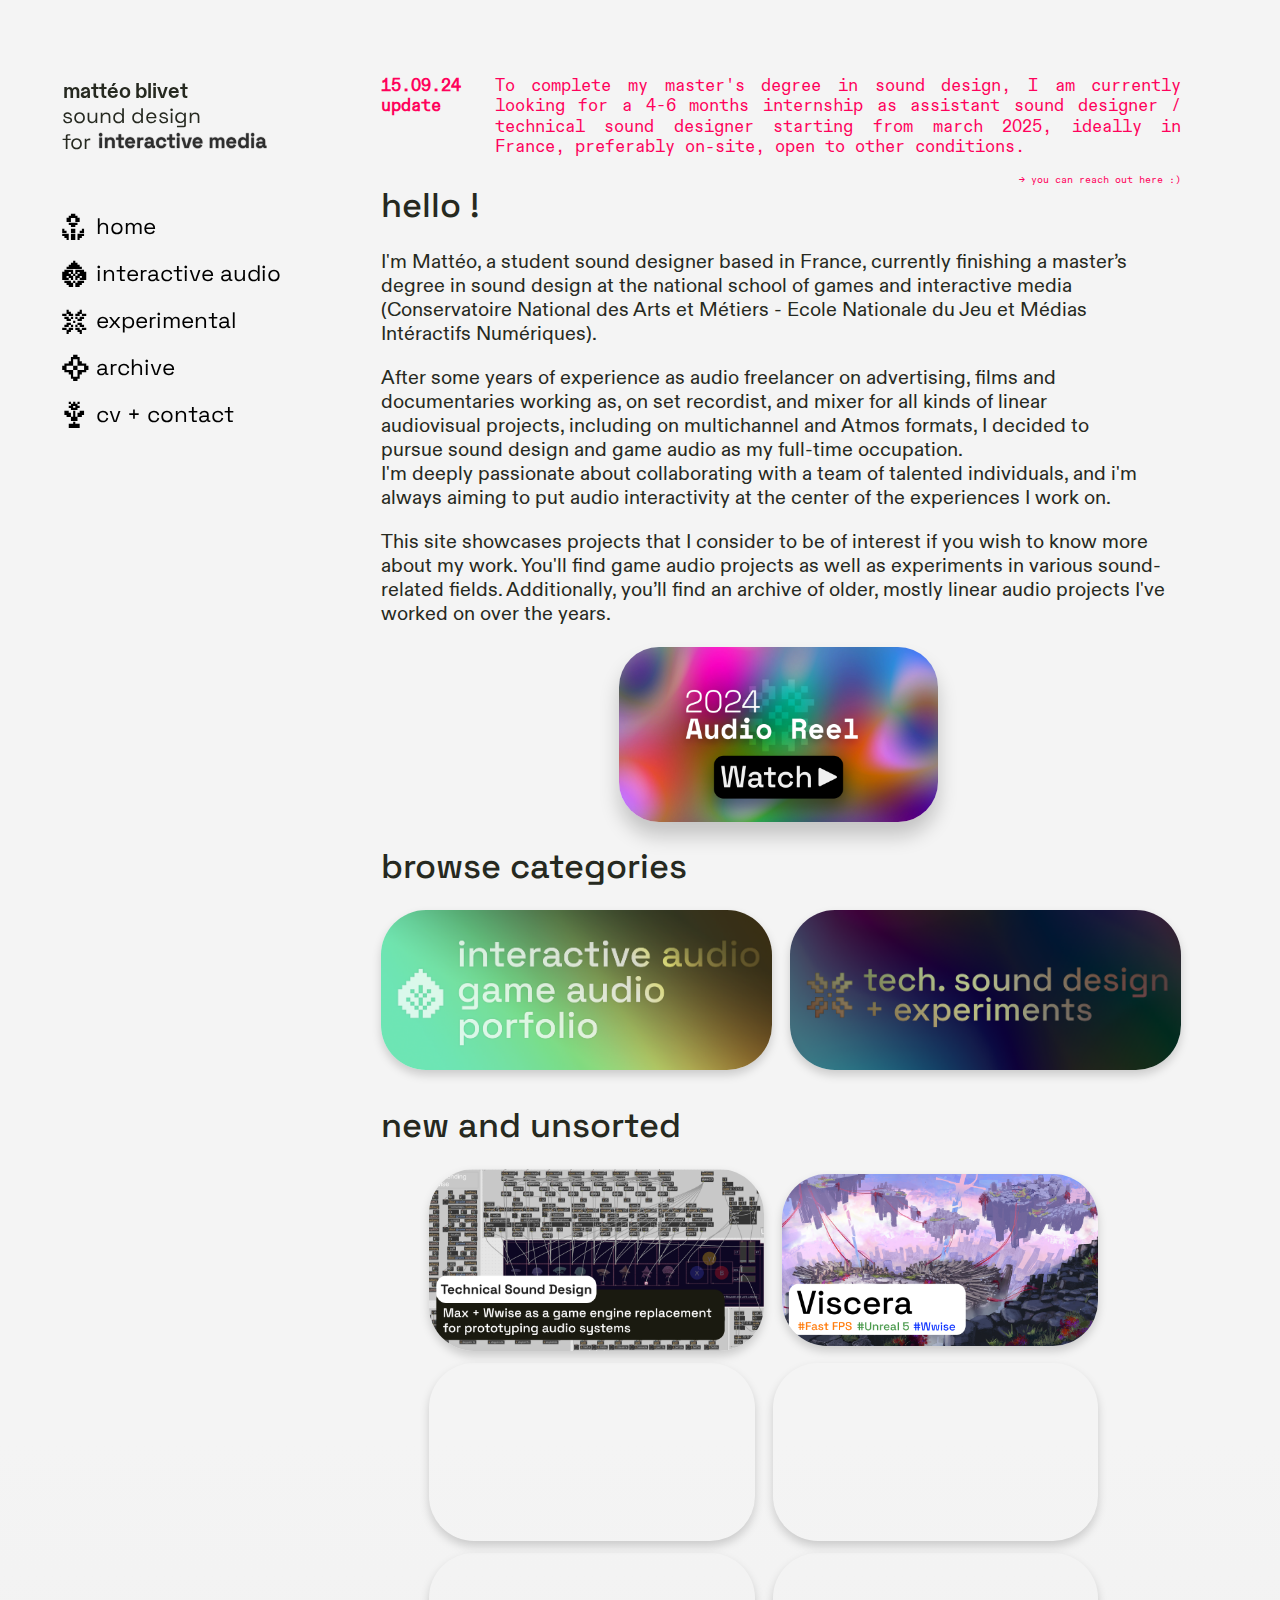
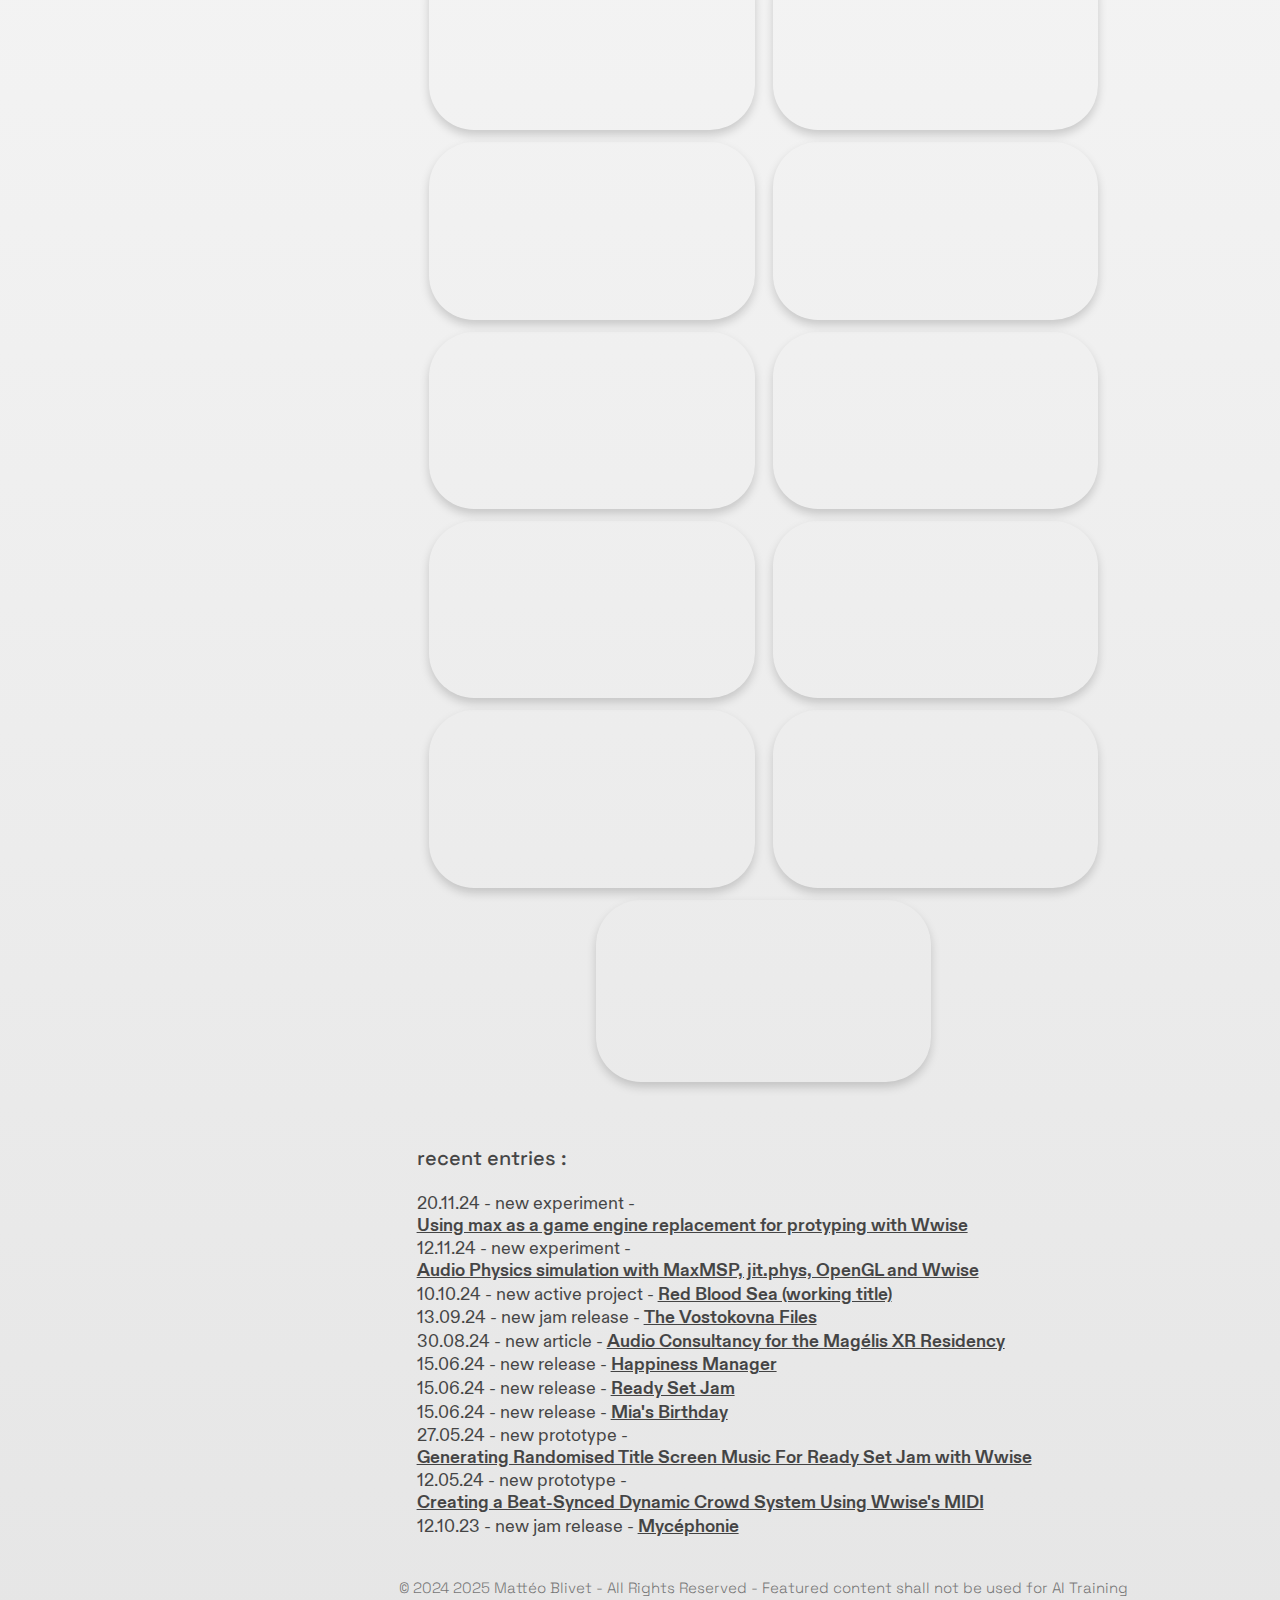
<file: index.html>
<!doctype html>
<html lang="en">
  <head>
    <link
      rel="stylesheet"
      type="text/css"
      href="/assets/static/app_generated_index-6937cd5a.D4edb9Pq.css"
    />
    <meta charset="UTF-8" />
    <meta name="viewport" content="width=device-width,initial-scale=1" />
    <link
      rel="preload"
      as="image"
      imagesrcset="/assets/REEL_b6LS75cGB7ydnZNOKJtQX.png 16w, /assets/REEL_b6LS75cGB7ydnZNOKJtQX.png 32w, /assets/REEL_b6LS75cGB7ydnZNOKJtQX.png 48w, /assets/REEL_b6LS75cGB7ydnZNOKJtQX.png 64w, /assets/REEL_b6LS75cGB7ydnZNOKJtQX.png 96w, /assets/REEL_b6LS75cGB7ydnZNOKJtQX.png 128w, /assets/REEL_b6LS75cGB7ydnZNOKJtQX.png 256w, /assets/REEL_b6LS75cGB7ydnZNOKJtQX.png 384w, /assets/REEL_b6LS75cGB7ydnZNOKJtQX.png 640w, /assets/REEL_b6LS75cGB7ydnZNOKJtQX.png 750w, /assets/REEL_b6LS75cGB7ydnZNOKJtQX.png 828w, /assets/REEL_b6LS75cGB7ydnZNOKJtQX.png 1080w, /assets/REEL_b6LS75cGB7ydnZNOKJtQX.png 1200w, /assets/REEL_b6LS75cGB7ydnZNOKJtQX.png 1920w, /assets/REEL_b6LS75cGB7ydnZNOKJtQX.png 2048w, /assets/REEL_b6LS75cGB7ydnZNOKJtQX.png 3840w"
      imagesizes="100vw"
      type="button"
    />
    <meta property="og:url" content="https://url/" />
    <title>Mattéo Blivet - Sound Designer</title>
    <meta property="og:title" content="Mattéo Blivet - Sound Designer " />
    <meta
      name="description"
      content="Interactive Audio - Game Audio - Portfolio"
    />
    <meta
      property="og:description"
      content="Interactive Audio - Game Audio - Portfolio"
    />
    <meta property="og:type" content="website" />
    <meta property="og:site_name" content="Mattéo Blivet Sound Design" />
    <meta property="og:image" content="https://i.imgur.com/1kOYAMc.png" />
    <link rel="icon" href="favicon_bAwOUQyCBMegUYsrDhdEP.ico" />
    <link
      rel="preload"
      href="/assets/ABC_Diatype_regular_hQVH7VmM9-RjcLIqR45QI.ttf"
      as="font"
      crossorigin="anonymous"
    />
    <link
      rel="preload"
      href="/assets/SpaceGrotesk-Light_0hBZlSs9I3I4-th2MwMlE.ttf"
      as="font"
      crossorigin="anonymous"
    />
    <link
      rel="preload"
      href="/assets/PixelifySans-Medium_vGZcVmT6z0B2LM_RwAklZ.ttf"
      as="font"
      crossorigin="anonymous"
    />
    <link
      rel="preload"
      href="/assets/ABC_Diatype_Mono_mp_g2RxiEJJAK6YkF6Fzs.ttf"
      as="font"
      crossorigin="anonymous"
    />
    <link
      rel="preload"
      href="/assets/SpaceGrotesk-Bold_ikZ5b9xJrJ7U5eKg_QcHq.ttf"
      as="font"
      crossorigin="anonymous"
    />
    <link
      rel="preload"
      href="/assets/SpaceGrotesk-Regular_asrDmy-qRF4GYukiGmZIM.ttf"
      as="font"
      crossorigin="anonymous"
    />
    <link
      rel="preload"
      href="/assets/ABC_Diatype_B1MtA19YOQqsNKIdxEoVT.ttf"
      as="font"
      crossorigin="anonymous"
    />
    <link
      rel="preload"
      href="/assets/Yarndings12-Regular_mvLmD72oYenixuUfKvgCg.ttf"
      as="font"
      crossorigin="anonymous"
    />
    <link
      rel="preload"
      href="/assets/Sixtyfour-Regular_yv8Bf4EVI9RDD4wJE0KZr.ttf"
      as="font"
      crossorigin="anonymous"
    />
    <link
      rel="preload"
      href="/assets/SpaceGrotesk-Medium_I_3gsCEiCeLFz5DyWUa21.ttf"
      as="font"
      crossorigin="anonymous"
    />
    <link
      rel="preload"
      href="/assets/SpaceGrotesk-SemiBold_nSr7NjXnkLh0CXUDDTMuZ.ttf"
      as="font"
      crossorigin="anonymous"
    />
    <script type="application/ld+json">
      {
        "@context": "https://schema.org",
        "@type": "WebSite",
        "name": "Mattéo Blivet Sound Design",
        "url": "https://url"
      }
    </script>
  </head>
  <body
    class="w-body c1xddcog ctp9h14 c4vgeme c14msk98 cf2lr02 cbh185z cq8ur78 c195030q c1xd8dmr c1alskq2 c1mkyt2q cuxgm1 cy7x6bf c1fmqyw8 c13of873 c15d82td ct440u cuafp1c cujfnvk cww0q0m c1jy0wo1 ctp8dni c5yamqm c1l1qmi c2vt99c c1iem551"
  >
    <div style="display: contents">
      <div style="display: contents">
        <nav
          sidepanel=""
          class="w-box ctp9h14 cyo4w8n cq8ur78 c2kb4f6 c1hxwmct c5m8sga c1d6ejb0 cjjqv24 cc92mnx c30ps4w cb5zu3n c1k7ed68 c15r918s c6q8lj0 c1em8gqb ch1prxd c138997a cneks0d cc1mz7k c1ww4mor c1xllx52 c2ugxv2 c1ea2f17 cww0q0m crhl8kx cuafp1c c11562o c13rdzpx cdncbk0 ceoag87 c1srbgsi crfwqt5 ceyfrsy c1689yqi cnze90a"
        >
          <div
            class="w-box cwyequi cruul9m c1w03dsl c1xs1a49 c1jug9f c2ugxv2 cs2y4ek"
          >
            <div
              class="w-text csqds0h cu7v3a9 c74leii co5lfk7 ckl8op3 c1u3j1vc c12srflz c18m19vo"
            >
              mattéo blivet<br />
            </div>
            <div class="w-box cww0q0m c15d82td">
              <div
                class="w-text cdji4oq cu7v3a9 co5lfk7 cw2x5cw cblrwri cjuiyck cp0xlv5 cvm6vbn cgpf9f8 c1u3j1vc c12srflz cpod2d7"
              >
                sound design <br />for
              </div>
              <img
                alt=""
                width="606"
                height="59"
                src="/assets/TEST_Guah52MapXvpTUO5xKQoc.png"
                class="w-image c1lj7aus c1r5j0nd c1edi692 c140syfy c121mpmp cyo8qqq c1o5hx9z cjmf51u c7vismh c6esfgr c318mpr c1nx49jv"
                sizes="100vw"
                srcset="
                  /assets/TEST_Guah52MapXvpTUO5xKQoc.png   16w,
                  /assets/TEST_Guah52MapXvpTUO5xKQoc.png   32w,
                  /assets/TEST_Guah52MapXvpTUO5xKQoc.png   48w,
                  /assets/TEST_Guah52MapXvpTUO5xKQoc.png   64w,
                  /assets/TEST_Guah52MapXvpTUO5xKQoc.png   96w,
                  /assets/TEST_Guah52MapXvpTUO5xKQoc.png  128w,
                  /assets/TEST_Guah52MapXvpTUO5xKQoc.png  256w,
                  /assets/TEST_Guah52MapXvpTUO5xKQoc.png  384w,
                  /assets/TEST_Guah52MapXvpTUO5xKQoc.png  640w,
                  /assets/TEST_Guah52MapXvpTUO5xKQoc.png  750w,
                  /assets/TEST_Guah52MapXvpTUO5xKQoc.png  828w,
                  /assets/TEST_Guah52MapXvpTUO5xKQoc.png 1080w,
                  /assets/TEST_Guah52MapXvpTUO5xKQoc.png 1200w,
                  /assets/TEST_Guah52MapXvpTUO5xKQoc.png 1920w
                "
                decoding="async"
                loading="lazy"
              />
            </div>
          </div>
          <div
            class="w-box c2kb4f6 clx6s6f cs4fkh9 c1duejjq cww0q0m c11562o crhl8kx cuafp1c c1k9ynxv c4mojb4 ca16mvd c11aaedd cjuiyck c1h44j8c cy7x6bf c1fmqyw8 c1wbduu5 cxk144s c1163nge c1wvnzb8 c1dyvy81"
          >
            <div class="w-box ctp9h14 cyo4w8n c14233u2">
              <div
                class="w-text cygr78z criz7tz c5zmpj4 clxro5v c1ynfzkb c1kq4jgo c181fjuv cjftp5n csmd8j5 ch1nqdq cka6r3w"
              >
                <a
                  href="/#home-top"
                  class="w-rich-text-link criz7tz c1ycxa9m cjri9cv c1gdu1od c17mzp6o c6esfgr c318mpr c1tsu0g2 c7hzdvk c162rll4"
                  >f</a
                ><br />
              </div>
              <a
                href="/#home-top"
                class="w-link ctyil8b csmd8j5 cerbko1 cpf162f ch1nqdq cka6r3w c192dgmo c1p4t048 c7844bh cfa483e cdaxbvj criz7tz cdji4oq cjri9cv c1gdu1od c17mzp6o c6esfgr c318mpr c181fjuv c7hzdvk c1tsu0g2 cj1gh28 clzwq8a"
                >home<br
              /></a>
            </div>
            <div class="w-box ctp9h14 cyo4w8n c14233u2 c1rl29zg cjxzq5h">
              <div
                class="w-text cka6r3w cjftp5n csmd8j5 ch1nqdq cqfsnoz criz7tz c5zmpj4 clxro5v c1kq4jgo c1ynfzkb cygr78z c181fjuv"
              >
                <a
                  href="/design-reel#reel-top"
                  class="w-rich-text-link criz7tz c1ycxa9m cjri9cv c1gdu1od c17mzp6o c6esfgr c318mpr c1tsu0g2 c7hzdvk cpwrxx6"
                  >i</a
                >
              </div>
              <a
                href="/design-reel#reel-top"
                class="w-link ctyil8b cerbko1 csmd8j5 ch1nqdq c192dgmo cka6r3w c1p4t048 c7844bh cfa483e criz7tz cdji4oq c1ycxa9m cjri9cv c1gdu1od c17mzp6o c6esfgr c318mpr c181fjuv c7hzdvk c1tsu0g2 clzwq8a"
                >design reel<br
              /></a>
            </div>
            <div class="w-box ctp9h14 cyo4w8n c14233u2">
              <div
                class="w-text cka6r3w cjftp5n csmd8j5 ch1nqdq cqfsnoz criz7tz c5zmpj4 clxro5v c1kq4jgo c1ynfzkb cygr78z c181fjuv"
              >
                <a
                  href="/interactive-audio#interactive-audio-top"
                  class="w-rich-text-link criz7tz c1ycxa9m cjri9cv c1gdu1od c17mzp6o c6esfgr c318mpr c1tsu0g2 c7hzdvk c162rll4"
                  >h</a
                >
              </div>
              <a
                href="/interactive-audio#interactive-audio-top"
                class="w-link c1p4t048 c7844bh cfa483e criz7tz cdji4oq cjri9cv c1gdu1od c17mzp6o c6esfgr c318mpr c181fjuv c1tsu0g2 c7hzdvk csmd8j5 cerbko1 ch1nqdq cka6r3w c192dgmo clzwq8a"
                >interactive audio<br
              /></a>
            </div>
            <div class="w-box ctp9h14 cyo4w8n c14233u2">
              <div
                class="w-text cka6r3w cjftp5n csmd8j5 ch1nqdq cqfsnoz c5zmpj4 criz7tz clxro5v c1kq4jgo c1ynfzkb cygr78z c181fjuv"
              >
                <a
                  href="/experimental#experiments-top"
                  class="w-rich-text-link criz7tz c1ycxa9m cjri9cv c1gdu1od c17mzp6o c6esfgr c318mpr c1tsu0g2 c7hzdvk cpwrxx6"
                  >j</a
                >
              </div>
              <a
                href="/experimental#experiments-top"
                class="w-link c1p4t048 c7844bh cfa483e criz7tz cdji4oq cjri9cv c1gdu1od c17mzp6o c6esfgr c318mpr c181fjuv c1tsu0g2 c7hzdvk cerbko1 csmd8j5 ch1nqdq cka6r3w c192dgmo clzwq8a"
                >experimental</a
              >
            </div>
            <div class="w-box ctp9h14 cyo4w8n c14233u2">
              <div
                class="w-text cka6r3w cjftp5n csmd8j5 ch1nqdq cqfsnoz c5zmpj4 criz7tz clxro5v c1ynfzkb c1kq4jgo cygr78z c181fjuv"
              >
                <a
                  href="/archive#archive-top"
                  class="w-rich-text-link criz7tz c1ycxa9m cjri9cv c1gdu1od c17mzp6o c6esfgr c318mpr c1tsu0g2 c7hzdvk cpwrxx6"
                  >X</a
                >
              </div>
              <a
                href="/archive#archive-top"
                class="w-link c1p4t048 c7844bh cfa483e criz7tz cdji4oq cjri9cv c1gdu1od c17mzp6o c6esfgr c318mpr c181fjuv c1tsu0g2 c7hzdvk cerbko1 csmd8j5 ch1nqdq cka6r3w c192dgmo clzwq8a"
                >archive</a
              >
            </div>
            <div class="w-box ctp9h14 cyo4w8n c14233u2 cjxzq5h">
              <div
                class="w-text cka6r3w cjftp5n csmd8j5 ch1nqdq cqfsnoz c5zmpj4 criz7tz clxro5v c1kq4jgo c1ynfzkb cygr78z c181fjuv"
              >
                <a
                  class="w-rich-text-link criz7tz c1ycxa9m cjri9cv c1gdu1od c17mzp6o c6esfgr c318mpr c1tsu0g2 c7hzdvk cpwrxx6"
                  href="#"
                  >U</a
                >
              </div>
              <a
                class="w-link c1p4t048 c7844bh cfa483e criz7tz cdji4oq cjri9cv c1gdu1od c17mzp6o c6esfgr c318mpr c181fjuv c1tsu0g2 c7hzdvk cerbko1 csmd8j5 ch1nqdq cka6r3w c192dgmo clzwq8a"
                href="#"
                >news <br
              /></a>
            </div>
            <div class="w-box ctp9h14 cyo4w8n c14233u2 cjxzq5h">
              <div
                class="w-text cka6r3w cjftp5n csmd8j5 ch1nqdq cqfsnoz criz7tz c5zmpj4 clxro5v c1kq4jgo c1ynfzkb cygr78z c181fjuv"
              >
                <a
                  href="/cv#cv-top"
                  class="w-rich-text-link criz7tz c1ycxa9m cjri9cv c1gdu1od c17mzp6o c6esfgr c318mpr c1tsu0g2 c7hzdvk cpwrxx6"
                  >m</a
                >
              </div>
              <a
                href="/cv#cv-top"
                class="w-link c1p4t048 c7844bh cfa483e criz7tz cdji4oq cn9vtrn c1c3g2iv c1jknq1a c1jy55hb cjri9cv c1gdu1od c17mzp6o c6esfgr c318mpr c1ncysaq c1ay71bx csdw30s ct3edk c3sj9n2 c1lhyh8z ckngmlx c181fjuv c1tsu0g2 c7hzdvk csmd8j5 cerbko1 ch1nqdq cka6r3w c192dgmo clzwq8a"
                >cv</a
              >
            </div>
            <div class="w-box ctp9h14 cyo4w8n c14233u2">
              <div
                class="w-text cka6r3w cjftp5n csmd8j5 ch1nqdq cqfsnoz criz7tz c5zmpj4 clxro5v c1kq4jgo c1ynfzkb cygr78z c181fjuv"
              >
                <a
                  href="/contact"
                  class="w-rich-text-link criz7tz c1ycxa9m cjri9cv c1gdu1od c17mzp6o c6esfgr c318mpr c1tsu0g2 c7hzdvk c162rll4"
                  >g</a
                ><br />
              </div>
              <a
                href="/contact"
                class="w-link c1p4t048 c7844bh cfa483e criz7tz cdji4oq cjri9cv c1gdu1od c17mzp6o c6esfgr c318mpr c181fjuv c1tsu0g2 c7hzdvk cerbko1 csmd8j5 ch1nqdq cka6r3w c192dgmo clzwq8a"
                >cv + contact<br
              /></a>
            </div>
          </div>
        </nav>
      </div>
    </div>
    <div style="display: contents">
      <div style="display: contents">
        <div
          class="w-box c1ulsmge cwg06rr c1ww4mor cutm69r cy7x6bf c1alskq2 cxk144s c1vfqa72 c1fmqyw8 ctx1pxe czabype c14uull6 c1hbz7gp ci0jvno c1r6r48m cyv90rc cazpxx4 c1kz4v6h c8jq4z3 cwjssem c1uykhls cyf33y c1i9k2e9 c14idrba cjxzq5h"
        >
          <button
            type="button"
            class="w-button c4gl9wd c811us5 cyo4w8n c14233u2 cwnzht0 css3ldi c1wcmwou c1nl44hn cr1kirm c1k1885n ccpc035 chqgfrt c1ewn4s1 c16d9r8q c1lvr0pa c1r53qb0 cdi3nx4 c1gp370z c1fbjllw c1p2hg57 csldba5 c1lw4qfc crxop64 c1p4bkjg c3nvflu c14wkyx3 c18mt2zl cvmfbzj civlob5 cjsla7u c8bwva5 c1b3t8zz c1bkuy5f czg96ep c1yy58c9 c14mvvlf cm9khd2 c1snnws3 c1yipte0 c1lhjvbj c1iujmbi c1666vi5 cgoir3d cwuxw4v c1l24s2w czz0a39 cax1b1o c1af49sz c1d9hryv cy5aam4 cjxzq5h c596739 ck6g04z ce5z3p7 c159t225 c7ce3yj c94kxw9 c9pojt6 czabype cn2gmvu c1alskq2 c1mkyt2q"
            aria-haspopup="dialog"
            aria-expanded="false"
            aria-controls="radix-:R1a:"
            data-state="closed"
          >
            <div
              class="w-html-embed cjxzq5h csmd8j5 ck6g04z ce5z3p7 c159t225 c7ce3yj c94kxw9 csla4rv ctyil8b"
            >
              <svg
                xmlns="http://www.w3.org/2000/svg"
                viewBox="0 0 22 22"
                fill="currentColor"
                width="100%"
                height="100%"
                style="display: block"
              >
                <path
                  fill-rule="evenodd"
                  d="M2 5.998a.75.75 0 0 1 .75-.75h16.5a.75.75 0 0 1 0 1.5H2.75a.75.75 0 0 1-.75-.75Zm0 5.5a.75.75 0 0 1 .75-.75h16.5a.75.75 0 0 1 0 1.5H2.75a.75.75 0 0 1-.75-.75Zm0 5.5a.75.75 0 0 1 .75-.75h16.5a.75.75 0 0 1 0 1.5H2.75a.75.75 0 0 1-.75-.75Z"
                  clip-rule="evenodd"
                />
              </svg>
            </div>
          </button>
          <div
            class="w-box c2kb4f6 c1v8vykj c1xe91ui c1loz8e cc1mz7k cueovwi cneau3f ciqk0km"
          >
            <div
              class="w-text cb9chr9 c1k3xmz9 c16oru52 cerbko1 csmd8j5 cuuiilq c1hbz7gp"
            >
              <br />sound design for
              <b class="w-bold-text">interactive media</b>
            </div>
          </div>
          <div
            class="w-text cygr78z c1k3xmz9 c1emnuuu c1ivf8fv c1kckbb8 cz1shjo c2kb4f6 c2fuhb9 ct4tq06 c169ftoc c1loz8e cc1mz7k c1ww4mor c3d15lm c6cno37 cy7x6bf c1alskq2 cxk144s ce6f7c1 czc01wh c1iivbrb csmd8j5 cx4y3je cbkrzzz czabype ciqk0km cwjssem c1uykhls cyf33y c1i9k2e9 c15wbylw c4j324r c1wmdhn"
          >
            mattéo blivet<br />
          </div>
        </div>
      </div>
    </div>
    <div style="display: block"></div>
    <div
      class="w-box c1jnwoyv crd5dcr c12rsoqk ctp9h14 c1nic720 c1it1ds6 c14ebyx8 c1h4ehoo c1ulsmge cwg06rr c1ww4mor cxk144s c1fmqyw8 c13of873 c1alskq2 c181ap7o c1usyyq3 c11562o ct440u cwlpnrd cww0q0m c1xllx52 c2ugxv2 c1ea2f17 cyf93j4 cdncbk0 c4mojb4 cbldfjh c1hsr8yz c1pwu3b6 c191zqbz c4676qq c1bpowgi c5yamqm c1jy0wo1 ctp8dni"
    >
      <div
        class="w-box c1ea2f17 c1xllx52 c2ugxv2 c1iyfi0b cww0q0m c1k4bsy8 crhl8kx cuafp1c c1140h9b c11562o c1ulsmge c1163nge cy7x6bf c1fmqyw8 ce6f7c1 czc01wh c181ap7o ckwcl3b c1syfkmr cdeyzfn clx6s6f cs4fkh9 c1hmpiyc ctp9h14 c5m8sga"
      >
        <div class="w-box ctp9h14 cup3pe7 coiv58l czc01wh ce6f7c1">
          <p
            class="w-paragraph c5yamqm cjyibm5 c1jy0wo1 ctp8dni c1ea2f17 c1jug9f c1d22syv cmelukr c1t01ukz cww0q0m c1nk90gk cjuiyck c1jn2oar ckq4lf1 c74leii c1u3j1vc c1am99gf c12srflz c212lgo c1wkgagy c1n7zr8c c5mw28f c4j324r cr9tvvi cbkrzzz c1aajtco c1clsnp3 cvglby9 cowjtav c14hurrs"
          >
            15.09.24 update<br />
          </p>
          <p
            class="w-paragraph c5yamqm cjyibm5 c1jy0wo1 ctp8dni c1ea2f17 c1jug9f c1d22syv cmelukr c1t01ukz cww0q0m c1nk90gk cjuiyck c1jn2oar ckq4lf1 c456bak c1u3j1vc c1am99gf c12srflz chdis3d c1yyo9dc c1n7zr8c c5mw28f c4j324r cr9tvvi c43ceiz c1aajtco c1clsnp3 c1u4xpk4 cowjtav cl1g8p2 cw1t1w4"
          >
            To complete my master&#x27;s degree in sound design, I am currently
            looking for a 4-6 months internship as assistant sound designer /
            technical sound designer starting from march 2025, ideally in
            France, preferably on-site, open to other conditions.
          </p>
        </div>
        <a
          href="/contact"
          class="w-link c14hurrs cowjtav c14iwiwv cvglby9 c1p4t048 ctxtfkb c2fuhb9 ct4tq06 cmmu4g5 cx3g2nh c1ic7a8u c9o25wl c456bak"
        >
          -&gt; you can reach out here :)</a
        >
        <div
          id=""
          class="w-box ctp9h14 cdeyzfn crd5dcr cs4fkh9 c1jug9f c1d22syv c1fmqyw8"
        >
          <div
            class="w-box c13ak5ob cz6pjtw c1edi692 c1ea2f17 crd5dcr c12rsoqk"
          >
            <section id="home-top" class="w-box">
              <h1
                class="w-heading cdji4oq co5lfk7 csqz667 c1kw72hx c13r11cp c1ugy8he clic7ak cgoqht6 c18yscoq cerbko1 cfx0hlu ckwcl3b cm3u4qm c18m19vo"
              >
                hello !
              </h1>
            </section>
            <div id="" class="w-box cww0q0m c1edi692 cy7x6bf c1fmqyw8">
              <div class="w-box cp0xlv5 cwyequi cww0q0m c11562o ct440u cwlpnrd">
                <p
                  class="w-paragraph c5yamqm cjyibm5 c1jy0wo1 ctp8dni c1ea2f17 c1jug9f c1d22syv cmelukr co5lfk7 cww0q0m c1ftf5dc cjuiyck c1jn2oar csqds0h c456bak c1tiwu0m ct440u cuafp1c c1u3j1vc c1am99gf c12srflz c12853bw csmd8j5 c1n7zr8c c5mw28f c4j324r c192dgmo cx4y3je c1aajtco c1clsnp3 c1u4xpk4 c1kcrxgr c18m19vo c15t245c c12bodpo"
                >
                  I&#x27;m Mattéo, a student sound designer based in France,
                  currently finishing a master’s degree in sound design at the
                  national school of games and interactive media (Conservatoire
                  National des Arts et Métiers - Ecole Nationale du Jeu et
                  Médias Intéractifs Numériques).
                </p>
                <p
                  class="w-paragraph c5yamqm cjyibm5 c1jy0wo1 ctp8dni c1ea2f17 c1jug9f c1d22syv cmelukr co5lfk7 cww0q0m c1ftf5dc cjuiyck c1jn2oar csqds0h c456bak c1tiwu0m c1u3j1vc c1am99gf c12srflz c12853bw csmd8j5 c1n7zr8c c5mw28f c4j324r c192dgmo c1aajtco c1clsnp3 c1u4xpk4 c1kcrxgr c18m19vo c15t245c c12bodpo"
                >
                  <span class="w-text"
                    >After some years of experience as audio freelancer on
                    advertising, films and documentaries working as, on set
                    recordist, and mixer for all kinds of linear audiovisual
                    projects, including on multichannel and Atmos formats, I
                    decided to pursue sound design and game audio as my
                    full-time occupation. <br />I&#x27;m deeply passionate about
                    collaborating with a team of talented individuals, and
                    i&#x27;m always aiming to put audio interactivity at the
                    center of the experiences I work on.</span
                  >
                </p>
                <p
                  class="w-paragraph c5yamqm cjyibm5 c1jy0wo1 ctp8dni c1ea2f17 c1jug9f c1d22syv cmelukr co5lfk7 cww0q0m c1ftf5dc cjuiyck c1aziqwr csqds0h c456bak cm8tthn cf7qco c1u3j1vc c1am99gf c12srflz c12853bw csmd8j5 c1n7zr8c c5mw28f c4j324r c192dgmo c1aajtco c1clsnp3 c1u4xpk4 c1kcrxgr c18m19vo c15e0w10 c15t245c c12bodpo"
                >
                  This site showcases projects that I consider to be of interest
                  if you wish to know more about my work. You&#x27;ll find game
                  audio projects as well as experiments in various sound-related
                  fields. Additionally, you’ll find an archive of older, mostly
                  linear audio projects I&#x27;ve worked on over the years.
                </p>
              </div>
            </div>
            <div class="w-box cww0q0m ct440u cwlpnrd">
              <section
                id="exp-mycmax"
                class="w-box cww0q0m c15u2jmj c1jug9f c2ugxv2 cs96sv8 c1n3zsu1 cae9ycu c1ce5fjf cvwxfvr c1ty46xx cmelukr c19uh41t c15d82td ct440u cwlpnrd c32yqau cdtol1n cbvubo8 czaru1m c1ulsmge cy7x6bf c1alskq2 c1mkyt2q cbgs4fl cgyl3j4 c1ww1106 c1xd3k4r cl8qwib"
              >
                <img
                  alt=""
                  width="1980"
                  height="1080"
                  src="/assets/REEL_b6LS75cGB7ydnZNOKJtQX.png"
                  class="w-image c1bca6vb c1y34trn c1jh0vc cwx4kv3 c17mfo2u c13iq06q cb31pa6 czsid7f c444ono c110plun crv32ie c7uxp6c cqfykyo c1moj3tm coaorbb c1akg965 c14js39o c7vci69 c1w176lg cbt6lzo c1i9es5e c8q89g6 c1jxdg25 c1rcp9d cio65hq c1jwfdia"
                  type="button"
                  aria-haspopup="dialog"
                  aria-expanded="false"
                  aria-controls="radix-:R6pi:"
                  data-state="closed"
                  sizes="100vw"
                  srcset="
                    /assets/REEL_b6LS75cGB7ydnZNOKJtQX.png   16w,
                    /assets/REEL_b6LS75cGB7ydnZNOKJtQX.png   32w,
                    /assets/REEL_b6LS75cGB7ydnZNOKJtQX.png   48w,
                    /assets/REEL_b6LS75cGB7ydnZNOKJtQX.png   64w,
                    /assets/REEL_b6LS75cGB7ydnZNOKJtQX.png   96w,
                    /assets/REEL_b6LS75cGB7ydnZNOKJtQX.png  128w,
                    /assets/REEL_b6LS75cGB7ydnZNOKJtQX.png  256w,
                    /assets/REEL_b6LS75cGB7ydnZNOKJtQX.png  384w,
                    /assets/REEL_b6LS75cGB7ydnZNOKJtQX.png  640w,
                    /assets/REEL_b6LS75cGB7ydnZNOKJtQX.png  750w,
                    /assets/REEL_b6LS75cGB7ydnZNOKJtQX.png  828w,
                    /assets/REEL_b6LS75cGB7ydnZNOKJtQX.png 1080w,
                    /assets/REEL_b6LS75cGB7ydnZNOKJtQX.png 1200w,
                    /assets/REEL_b6LS75cGB7ydnZNOKJtQX.png 1920w,
                    /assets/REEL_b6LS75cGB7ydnZNOKJtQX.png 2048w,
                    /assets/REEL_b6LS75cGB7ydnZNOKJtQX.png 3840w
                  "
                  decoding="async"
                  loading="eager"
                />
              </section>
            </div>
            <div class="w-box cneks0d cjxzq5h ctki27x">
              <div class="w-box cww0q0m c15d82td cnlpmmt cdhvpg7 cor0w37">
                <div class="w-box cwyequi crhl8kx cuafp1c cww0q0m">
                  <a
                    href="/design-reel"
                    target="_self"
                    class="w-link c1u4s8zn ct440u cwlpnrd"
                    ><img
                      alt=""
                      width="1980"
                      height="813"
                      src="/assets/SOUND_DESIGN_REEL_wp_CExQRgm20SZ2oC3e3f.png"
                      class="w-image c1edi692 crhl8kx cuafp1c c1piene5 c11zjb1v c1vngsir cs4vc75 cl7bvi1 c1j6kh5r c1levyj8 ct7hjag cw1da6a c13je9jq c1ww1106 cksas93 c1x60w4u cj12kpm csma1se"
                      sizes="100vw"
                      srcset="
                        /assets/SOUND_DESIGN_REEL_wp_CExQRgm20SZ2oC3e3f.png   16w,
                        /assets/SOUND_DESIGN_REEL_wp_CExQRgm20SZ2oC3e3f.png   32w,
                        /assets/SOUND_DESIGN_REEL_wp_CExQRgm20SZ2oC3e3f.png   48w,
                        /assets/SOUND_DESIGN_REEL_wp_CExQRgm20SZ2oC3e3f.png   64w,
                        /assets/SOUND_DESIGN_REEL_wp_CExQRgm20SZ2oC3e3f.png   96w,
                        /assets/SOUND_DESIGN_REEL_wp_CExQRgm20SZ2oC3e3f.png  128w,
                        /assets/SOUND_DESIGN_REEL_wp_CExQRgm20SZ2oC3e3f.png  256w,
                        /assets/SOUND_DESIGN_REEL_wp_CExQRgm20SZ2oC3e3f.png  384w,
                        /assets/SOUND_DESIGN_REEL_wp_CExQRgm20SZ2oC3e3f.png  640w,
                        /assets/SOUND_DESIGN_REEL_wp_CExQRgm20SZ2oC3e3f.png  750w,
                        /assets/SOUND_DESIGN_REEL_wp_CExQRgm20SZ2oC3e3f.png  828w,
                        /assets/SOUND_DESIGN_REEL_wp_CExQRgm20SZ2oC3e3f.png 1080w,
                        /assets/SOUND_DESIGN_REEL_wp_CExQRgm20SZ2oC3e3f.png 1200w,
                        /assets/SOUND_DESIGN_REEL_wp_CExQRgm20SZ2oC3e3f.png 1920w,
                        /assets/SOUND_DESIGN_REEL_wp_CExQRgm20SZ2oC3e3f.png 2048w,
                        /assets/SOUND_DESIGN_REEL_wp_CExQRgm20SZ2oC3e3f.png 3840w
                      "
                      decoding="async"
                      loading="lazy"
                  /></a>
                </div>
                <div class="w-box cwyequi crhl8kx cuafp1c cww0q0m">
                  <a
                    href="/interactive-audio"
                    target="_self"
                    class="w-link c1u4s8zn ct440u cwlpnrd"
                    ><img
                      alt=""
                      width="1979"
                      height="813"
                      src="/assets/INTERACTIVE_AUDIO_PORTFOLIO_LKspk0eAMCLbd5xSr-VRI.png"
                      class="w-image c1edi692 crhl8kx cuafp1c c1piene5 c11zjb1v c1vngsir cs4vc75 cl7bvi1 c1j6kh5r c1levyj8 ct7hjag cw1da6a c13je9jq c1ww1106 cksas93 cxdkb3e cj12kpm csma1se"
                      sizes="100vw"
                      srcset="
                        /assets/INTERACTIVE_AUDIO_PORTFOLIO_LKspk0eAMCLbd5xSr-VRI.png   16w,
                        /assets/INTERACTIVE_AUDIO_PORTFOLIO_LKspk0eAMCLbd5xSr-VRI.png   32w,
                        /assets/INTERACTIVE_AUDIO_PORTFOLIO_LKspk0eAMCLbd5xSr-VRI.png   48w,
                        /assets/INTERACTIVE_AUDIO_PORTFOLIO_LKspk0eAMCLbd5xSr-VRI.png   64w,
                        /assets/INTERACTIVE_AUDIO_PORTFOLIO_LKspk0eAMCLbd5xSr-VRI.png   96w,
                        /assets/INTERACTIVE_AUDIO_PORTFOLIO_LKspk0eAMCLbd5xSr-VRI.png  128w,
                        /assets/INTERACTIVE_AUDIO_PORTFOLIO_LKspk0eAMCLbd5xSr-VRI.png  256w,
                        /assets/INTERACTIVE_AUDIO_PORTFOLIO_LKspk0eAMCLbd5xSr-VRI.png  384w,
                        /assets/INTERACTIVE_AUDIO_PORTFOLIO_LKspk0eAMCLbd5xSr-VRI.png  640w,
                        /assets/INTERACTIVE_AUDIO_PORTFOLIO_LKspk0eAMCLbd5xSr-VRI.png  750w,
                        /assets/INTERACTIVE_AUDIO_PORTFOLIO_LKspk0eAMCLbd5xSr-VRI.png  828w,
                        /assets/INTERACTIVE_AUDIO_PORTFOLIO_LKspk0eAMCLbd5xSr-VRI.png 1080w,
                        /assets/INTERACTIVE_AUDIO_PORTFOLIO_LKspk0eAMCLbd5xSr-VRI.png 1200w,
                        /assets/INTERACTIVE_AUDIO_PORTFOLIO_LKspk0eAMCLbd5xSr-VRI.png 1920w,
                        /assets/INTERACTIVE_AUDIO_PORTFOLIO_LKspk0eAMCLbd5xSr-VRI.png 2048w,
                        /assets/INTERACTIVE_AUDIO_PORTFOLIO_LKspk0eAMCLbd5xSr-VRI.png 3840w
                      "
                      decoding="async"
                      loading="lazy"
                  /></a>
                </div>
                <div class="w-box cwyequi crhl8kx cuafp1c cww0q0m">
                  <a
                    href="/experimental"
                    target="_self"
                    class="w-link c1u4s8zn ct440u cwlpnrd"
                    ><img
                      alt=""
                      width="1980"
                      height="813"
                      src="/assets/TECH_SOUND_DESIGN_1Lu2_Zht-AD-qqkujOZ9a.png"
                      class="w-image c1edi692 crhl8kx cuafp1c c1piene5 c11zjb1v c1vngsir cs4vc75 cl7bvi1 c1j6kh5r c1levyj8 ct7hjag cw1da6a c13je9jq c1ww1106 cksas93 c1ub4ucu cj12kpm csma1se"
                      sizes="100vw"
                      srcset="
                        /assets/TECH_SOUND_DESIGN_1Lu2_Zht-AD-qqkujOZ9a.png   16w,
                        /assets/TECH_SOUND_DESIGN_1Lu2_Zht-AD-qqkujOZ9a.png   32w,
                        /assets/TECH_SOUND_DESIGN_1Lu2_Zht-AD-qqkujOZ9a.png   48w,
                        /assets/TECH_SOUND_DESIGN_1Lu2_Zht-AD-qqkujOZ9a.png   64w,
                        /assets/TECH_SOUND_DESIGN_1Lu2_Zht-AD-qqkujOZ9a.png   96w,
                        /assets/TECH_SOUND_DESIGN_1Lu2_Zht-AD-qqkujOZ9a.png  128w,
                        /assets/TECH_SOUND_DESIGN_1Lu2_Zht-AD-qqkujOZ9a.png  256w,
                        /assets/TECH_SOUND_DESIGN_1Lu2_Zht-AD-qqkujOZ9a.png  384w,
                        /assets/TECH_SOUND_DESIGN_1Lu2_Zht-AD-qqkujOZ9a.png  640w,
                        /assets/TECH_SOUND_DESIGN_1Lu2_Zht-AD-qqkujOZ9a.png  750w,
                        /assets/TECH_SOUND_DESIGN_1Lu2_Zht-AD-qqkujOZ9a.png  828w,
                        /assets/TECH_SOUND_DESIGN_1Lu2_Zht-AD-qqkujOZ9a.png 1080w,
                        /assets/TECH_SOUND_DESIGN_1Lu2_Zht-AD-qqkujOZ9a.png 1200w,
                        /assets/TECH_SOUND_DESIGN_1Lu2_Zht-AD-qqkujOZ9a.png 1920w,
                        /assets/TECH_SOUND_DESIGN_1Lu2_Zht-AD-qqkujOZ9a.png 2048w,
                        /assets/TECH_SOUND_DESIGN_1Lu2_Zht-AD-qqkujOZ9a.png 3840w
                      "
                      decoding="async"
                      loading="lazy"
                  /></a>
                </div>
              </div>
            </div>
          </div>
        </div>
        <div class="w-box c1jug9f c2ugxv2 cww0q0m c15d82td c1ea2f17 cd0760m">
          <h1
            class="w-heading cdji4oq co5lfk7 csqz667 c1kw72hx c13r11cp cmelukr clic7ak c26jly5 ct440u cuafp1c cwyequi cgoqht6 c18yscoq cerbko1 cfx0hlu cm3u4qm ckwcl3b c18m19vo"
          >
            browse categories
          </h1>
        </div>
        <div class="w-box cww0q0m crhl8kx cwlpnrd cmelukr c15u2jmj">
          <div
            class="w-box c15u2jmj cmelukr cknky9u cww0q0m c15d82td ct440u cwlpnrd c1jug9f c1d22syv c10vnenh cy7x6bf c1fmqyw8 c1alskq2 c1mkyt2q cgyl3j4 camvmnq"
          >
            <div
              class="w-box cwyequi crhl8kx cuafp1c cww0q0m cs2vn3j cy7x6bf c1alskq2 c19xzy9f c1hl2f5d c1y34trn czsid7f"
            >
              <a
                href="/interactive-audio#interactive-audio-top"
                target="_self"
                class="w-link c1u4s8zn ct440u cwlpnrd c1hl2f5d"
                ><img
                  alt=""
                  width="1979"
                  height="813"
                  src="/assets/INTERACTIVE_AUDIO_PORTFOLIO_LKspk0eAMCLbd5xSr-VRI.png"
                  class="w-image crhl8kx cuafp1c c1piene5 c11zjb1v c1vngsir cs4vc75 cl7bvi1 c1j6kh5r c1levyj8 ct7hjag cw1da6a c13je9jq cmelukr c11ijcvf c1ww1106 cksas93 cxdkb3e cj12kpm csma1se cbgs4fl c1166nap c1tj4zy7 c121u3kq c1n8aiiv cc1g59w"
                  sizes="100vw"
                  srcset="
                    /assets/INTERACTIVE_AUDIO_PORTFOLIO_LKspk0eAMCLbd5xSr-VRI.png   16w,
                    /assets/INTERACTIVE_AUDIO_PORTFOLIO_LKspk0eAMCLbd5xSr-VRI.png   32w,
                    /assets/INTERACTIVE_AUDIO_PORTFOLIO_LKspk0eAMCLbd5xSr-VRI.png   48w,
                    /assets/INTERACTIVE_AUDIO_PORTFOLIO_LKspk0eAMCLbd5xSr-VRI.png   64w,
                    /assets/INTERACTIVE_AUDIO_PORTFOLIO_LKspk0eAMCLbd5xSr-VRI.png   96w,
                    /assets/INTERACTIVE_AUDIO_PORTFOLIO_LKspk0eAMCLbd5xSr-VRI.png  128w,
                    /assets/INTERACTIVE_AUDIO_PORTFOLIO_LKspk0eAMCLbd5xSr-VRI.png  256w,
                    /assets/INTERACTIVE_AUDIO_PORTFOLIO_LKspk0eAMCLbd5xSr-VRI.png  384w,
                    /assets/INTERACTIVE_AUDIO_PORTFOLIO_LKspk0eAMCLbd5xSr-VRI.png  640w,
                    /assets/INTERACTIVE_AUDIO_PORTFOLIO_LKspk0eAMCLbd5xSr-VRI.png  750w,
                    /assets/INTERACTIVE_AUDIO_PORTFOLIO_LKspk0eAMCLbd5xSr-VRI.png  828w,
                    /assets/INTERACTIVE_AUDIO_PORTFOLIO_LKspk0eAMCLbd5xSr-VRI.png 1080w,
                    /assets/INTERACTIVE_AUDIO_PORTFOLIO_LKspk0eAMCLbd5xSr-VRI.png 1200w,
                    /assets/INTERACTIVE_AUDIO_PORTFOLIO_LKspk0eAMCLbd5xSr-VRI.png 1920w,
                    /assets/INTERACTIVE_AUDIO_PORTFOLIO_LKspk0eAMCLbd5xSr-VRI.png 2048w,
                    /assets/INTERACTIVE_AUDIO_PORTFOLIO_LKspk0eAMCLbd5xSr-VRI.png 3840w
                  "
                  decoding="async"
                  loading="lazy"
              /></a>
            </div>
            <div
              class="w-box cwyequi crhl8kx cuafp1c cjxzq5h c1221gzt c1y34trn czsid7f cneks0d"
            >
              <a
                href="/design-reel#reel-top"
                target="_self"
                class="w-link c1u4s8zn ct440u cwlpnrd"
                ><img
                  alt=""
                  width="1980"
                  height="813"
                  src="/assets/SOUND_DESIGN_REEL_wp_CExQRgm20SZ2oC3e3f.png"
                  class="w-image crhl8kx cuafp1c c1piene5 c11zjb1v c1vngsir cs4vc75 cl7bvi1 c1j6kh5r c1levyj8 ct7hjag cw1da6a c13je9jq cjabm3m crn2fjs c15unm5i c1ww1106 cksas93 c1x60w4u cj12kpm csma1se c1pwrd6c c1166nap c1tj4zy7 c121u3kq c1n8aiiv cc1g59w"
                  sizes="100vw"
                  srcset="
                    /assets/SOUND_DESIGN_REEL_wp_CExQRgm20SZ2oC3e3f.png   16w,
                    /assets/SOUND_DESIGN_REEL_wp_CExQRgm20SZ2oC3e3f.png   32w,
                    /assets/SOUND_DESIGN_REEL_wp_CExQRgm20SZ2oC3e3f.png   48w,
                    /assets/SOUND_DESIGN_REEL_wp_CExQRgm20SZ2oC3e3f.png   64w,
                    /assets/SOUND_DESIGN_REEL_wp_CExQRgm20SZ2oC3e3f.png   96w,
                    /assets/SOUND_DESIGN_REEL_wp_CExQRgm20SZ2oC3e3f.png  128w,
                    /assets/SOUND_DESIGN_REEL_wp_CExQRgm20SZ2oC3e3f.png  256w,
                    /assets/SOUND_DESIGN_REEL_wp_CExQRgm20SZ2oC3e3f.png  384w,
                    /assets/SOUND_DESIGN_REEL_wp_CExQRgm20SZ2oC3e3f.png  640w,
                    /assets/SOUND_DESIGN_REEL_wp_CExQRgm20SZ2oC3e3f.png  750w,
                    /assets/SOUND_DESIGN_REEL_wp_CExQRgm20SZ2oC3e3f.png  828w,
                    /assets/SOUND_DESIGN_REEL_wp_CExQRgm20SZ2oC3e3f.png 1080w,
                    /assets/SOUND_DESIGN_REEL_wp_CExQRgm20SZ2oC3e3f.png 1200w,
                    /assets/SOUND_DESIGN_REEL_wp_CExQRgm20SZ2oC3e3f.png 1920w,
                    /assets/SOUND_DESIGN_REEL_wp_CExQRgm20SZ2oC3e3f.png 2048w,
                    /assets/SOUND_DESIGN_REEL_wp_CExQRgm20SZ2oC3e3f.png 3840w
                  "
                  decoding="async"
                  loading="lazy"
              /></a>
            </div>
            <div
              class="w-box cwyequi crhl8kx cuafp1c cww0q0m camvmnq c1y34trn czsid7f"
            >
              <a
                href="/experimental#experiments-top"
                target="_self"
                class="w-link c1u4s8zn ct440u cwlpnrd"
                ><img
                  alt=""
                  width="1980"
                  height="813"
                  src="/assets/TECH_SOUND_DESIGN_1Lu2_Zht-AD-qqkujOZ9a.png"
                  class="w-image crhl8kx cuafp1c c1piene5 c11zjb1v c1vngsir cs4vc75 cl7bvi1 c1j6kh5r c1levyj8 ct7hjag cw1da6a c13je9jq c1kw72hx crn2fjs cmelukr c1ww1106 cksas93 c1x60w4u cj12kpm csma1se c1pwrd6c c1166nap c1tj4zy7 c121u3kq c1n8aiiv cc1g59w cbgs4fl"
                  sizes="100vw"
                  srcset="
                    /assets/TECH_SOUND_DESIGN_1Lu2_Zht-AD-qqkujOZ9a.png   16w,
                    /assets/TECH_SOUND_DESIGN_1Lu2_Zht-AD-qqkujOZ9a.png   32w,
                    /assets/TECH_SOUND_DESIGN_1Lu2_Zht-AD-qqkujOZ9a.png   48w,
                    /assets/TECH_SOUND_DESIGN_1Lu2_Zht-AD-qqkujOZ9a.png   64w,
                    /assets/TECH_SOUND_DESIGN_1Lu2_Zht-AD-qqkujOZ9a.png   96w,
                    /assets/TECH_SOUND_DESIGN_1Lu2_Zht-AD-qqkujOZ9a.png  128w,
                    /assets/TECH_SOUND_DESIGN_1Lu2_Zht-AD-qqkujOZ9a.png  256w,
                    /assets/TECH_SOUND_DESIGN_1Lu2_Zht-AD-qqkujOZ9a.png  384w,
                    /assets/TECH_SOUND_DESIGN_1Lu2_Zht-AD-qqkujOZ9a.png  640w,
                    /assets/TECH_SOUND_DESIGN_1Lu2_Zht-AD-qqkujOZ9a.png  750w,
                    /assets/TECH_SOUND_DESIGN_1Lu2_Zht-AD-qqkujOZ9a.png  828w,
                    /assets/TECH_SOUND_DESIGN_1Lu2_Zht-AD-qqkujOZ9a.png 1080w,
                    /assets/TECH_SOUND_DESIGN_1Lu2_Zht-AD-qqkujOZ9a.png 1200w,
                    /assets/TECH_SOUND_DESIGN_1Lu2_Zht-AD-qqkujOZ9a.png 1920w,
                    /assets/TECH_SOUND_DESIGN_1Lu2_Zht-AD-qqkujOZ9a.png 2048w,
                    /assets/TECH_SOUND_DESIGN_1Lu2_Zht-AD-qqkujOZ9a.png 3840w
                  "
                  decoding="async"
                  loading="lazy"
              /></a>
            </div>
          </div>
        </div>
      </div>
      <h1
        class="w-heading cdji4oq co5lfk7 csqz667 c1kw72hx c13r11cp cio65hq c1iyfi0b c26jly5 ct440u cuafp1c c1qtr6m6 cgoqht6 c18yscoq cerbko1 cfx0hlu cm3u4qm c1loz8e ckwcl3b c18m19vo"
      >
        new and unsorted
      </h1>
      <div
        class="w-box c15u2jmj cmelukr cww0q0m c11562o cpw6zy8 chs0ebi cneks0d c1fmqyw8 ce6f7c1 czc01wh c1y34trn ch1nqdq c1alskq2 c1mkyt2q cgyl3j4"
      >
        <div class="w-box cww0q0m c10vnenh c1fxowt9">
          <div
            class="w-box cwyequi ct440u cuafp1c cww0q0m c19mykr5 c1sqhgwj cy7x6bf c1alskq2 c19xzy9f c1hl2f5d c1y34trn czsid7f camvmnq"
          >
            <a
              href="/experimental#exp-mycmax"
              target="_self"
              class="w-link c1u4s8zn ct440u cwlpnrd c1hl2f5d"
              ><img
                alt=""
                width="1980"
                height="1080"
                src="/assets/mycMax_CiDhfKt-ZKKj_0vNS3L5F.png"
                class="w-image crhl8kx cuafp1c c1piene5 c11zjb1v c1vngsir cs4vc75 cl7bvi1 c1j6kh5r c1levyj8 ct7hjag cw1da6a c13je9jq cmelukr ca9j7r0 c1gvhf9o cksas93 cj12kpm csma1se cxhdvj1 c19wlrne c1166nap c1tj4zy7 c121u3kq c1n8aiiv cc1g59w"
                sizes="100vw"
                srcset="
                  /assets/mycMax_CiDhfKt-ZKKj_0vNS3L5F.png   16w,
                  /assets/mycMax_CiDhfKt-ZKKj_0vNS3L5F.png   32w,
                  /assets/mycMax_CiDhfKt-ZKKj_0vNS3L5F.png   48w,
                  /assets/mycMax_CiDhfKt-ZKKj_0vNS3L5F.png   64w,
                  /assets/mycMax_CiDhfKt-ZKKj_0vNS3L5F.png   96w,
                  /assets/mycMax_CiDhfKt-ZKKj_0vNS3L5F.png  128w,
                  /assets/mycMax_CiDhfKt-ZKKj_0vNS3L5F.png  256w,
                  /assets/mycMax_CiDhfKt-ZKKj_0vNS3L5F.png  384w,
                  /assets/mycMax_CiDhfKt-ZKKj_0vNS3L5F.png  640w,
                  /assets/mycMax_CiDhfKt-ZKKj_0vNS3L5F.png  750w,
                  /assets/mycMax_CiDhfKt-ZKKj_0vNS3L5F.png  828w,
                  /assets/mycMax_CiDhfKt-ZKKj_0vNS3L5F.png 1080w,
                  /assets/mycMax_CiDhfKt-ZKKj_0vNS3L5F.png 1200w,
                  /assets/mycMax_CiDhfKt-ZKKj_0vNS3L5F.png 1920w,
                  /assets/mycMax_CiDhfKt-ZKKj_0vNS3L5F.png 2048w,
                  /assets/mycMax_CiDhfKt-ZKKj_0vNS3L5F.png 3840w
                "
                decoding="async"
                loading="lazy"
            /></a>
          </div>
          <div
            class="w-box cwyequi ct440u cuafp1c cww0q0m c1enj6cu cy7x6bf c1alskq2 c19xzy9f c1hl2f5d c1y34trn czsid7f camvmnq"
          >
            <a
              href="/interactive-audio#interactive-audio-top"
              target="_self"
              class="w-link c1u4s8zn ct440u cwlpnrd c1hl2f5d"
              ><img
                alt=""
                width="1980"
                height="1080"
                src="/assets/Viscera_wnXAV1ZdSdh_RjpAdbrwB.png"
                class="w-image crhl8kx cuafp1c c1piene5 c11zjb1v c1vngsir cs4vc75 cl7bvi1 c1j6kh5r c1levyj8 ct7hjag cw1da6a c13je9jq cmelukr ca9j7r0 c1gvhf9o cksas93 cj12kpm csma1se cxhdvj1 c19wlrne c1166nap c1tj4zy7 c121u3kq c1n8aiiv cc1g59w"
                sizes="100vw"
                srcset="
                  /assets/Viscera_wnXAV1ZdSdh_RjpAdbrwB.png   16w,
                  /assets/Viscera_wnXAV1ZdSdh_RjpAdbrwB.png   32w,
                  /assets/Viscera_wnXAV1ZdSdh_RjpAdbrwB.png   48w,
                  /assets/Viscera_wnXAV1ZdSdh_RjpAdbrwB.png   64w,
                  /assets/Viscera_wnXAV1ZdSdh_RjpAdbrwB.png   96w,
                  /assets/Viscera_wnXAV1ZdSdh_RjpAdbrwB.png  128w,
                  /assets/Viscera_wnXAV1ZdSdh_RjpAdbrwB.png  256w,
                  /assets/Viscera_wnXAV1ZdSdh_RjpAdbrwB.png  384w,
                  /assets/Viscera_wnXAV1ZdSdh_RjpAdbrwB.png  640w,
                  /assets/Viscera_wnXAV1ZdSdh_RjpAdbrwB.png  750w,
                  /assets/Viscera_wnXAV1ZdSdh_RjpAdbrwB.png  828w,
                  /assets/Viscera_wnXAV1ZdSdh_RjpAdbrwB.png 1080w,
                  /assets/Viscera_wnXAV1ZdSdh_RjpAdbrwB.png 1200w,
                  /assets/Viscera_wnXAV1ZdSdh_RjpAdbrwB.png 1920w,
                  /assets/Viscera_wnXAV1ZdSdh_RjpAdbrwB.png 2048w,
                  /assets/Viscera_wnXAV1ZdSdh_RjpAdbrwB.png 3840w
                "
                decoding="async"
                loading="lazy"
            /></a>
          </div>
        </div>
        <div class="w-box cww0q0m c10vnenh c1fxowt9 cio65hq">
          <div
            class="w-box cwyequi ct440u cuafp1c cww0q0m c1enj6cu cy7x6bf c1alskq2 c19xzy9f c1hl2f5d c1y34trn czsid7f camvmnq"
          >
            <a
              href="/interactive-audio#interactive-audio-top"
              target="_self"
              class="w-link c1u4s8zn ct440u cwlpnrd c1hl2f5d"
              ><img
                alt=""
                width="1980"
                height="1080"
                src="/assets/HM_jy8P4yQcc6de5kK1I6LTq.png"
                class="w-image crhl8kx cuafp1c c1piene5 c11zjb1v c1vngsir cs4vc75 cl7bvi1 c1j6kh5r c1levyj8 ct7hjag cw1da6a c13je9jq cmelukr ca9j7r0 c1gvhf9o cksas93 cj12kpm csma1se cxhdvj1 c19wlrne c1166nap c1tj4zy7 c121u3kq c1n8aiiv cc1g59w"
                sizes="100vw"
                srcset="
                  /assets/HM_jy8P4yQcc6de5kK1I6LTq.png   16w,
                  /assets/HM_jy8P4yQcc6de5kK1I6LTq.png   32w,
                  /assets/HM_jy8P4yQcc6de5kK1I6LTq.png   48w,
                  /assets/HM_jy8P4yQcc6de5kK1I6LTq.png   64w,
                  /assets/HM_jy8P4yQcc6de5kK1I6LTq.png   96w,
                  /assets/HM_jy8P4yQcc6de5kK1I6LTq.png  128w,
                  /assets/HM_jy8P4yQcc6de5kK1I6LTq.png  256w,
                  /assets/HM_jy8P4yQcc6de5kK1I6LTq.png  384w,
                  /assets/HM_jy8P4yQcc6de5kK1I6LTq.png  640w,
                  /assets/HM_jy8P4yQcc6de5kK1I6LTq.png  750w,
                  /assets/HM_jy8P4yQcc6de5kK1I6LTq.png  828w,
                  /assets/HM_jy8P4yQcc6de5kK1I6LTq.png 1080w,
                  /assets/HM_jy8P4yQcc6de5kK1I6LTq.png 1200w,
                  /assets/HM_jy8P4yQcc6de5kK1I6LTq.png 1920w,
                  /assets/HM_jy8P4yQcc6de5kK1I6LTq.png 2048w,
                  /assets/HM_jy8P4yQcc6de5kK1I6LTq.png 3840w
                "
                decoding="async"
                loading="lazy"
            /></a>
          </div>
          <div
            class="w-box cwyequi ct440u cuafp1c cww0q0m c1enj6cu cy7x6bf c1alskq2 c19xzy9f c1hl2f5d c1y34trn czsid7f camvmnq"
          >
            <a
              href="/experimental#exp-audiophysics"
              target="_self"
              class="w-link c1u4s8zn ct440u cwlpnrd c1hl2f5d"
              ><img
                alt=""
                width="1980"
                height="1080"
                src="/assets/bouncing_ball__z_eGxHU9cQwRI_b1GHV3.png"
                class="w-image crhl8kx cuafp1c c1piene5 c11zjb1v c1vngsir cs4vc75 cl7bvi1 c1j6kh5r c1levyj8 ct7hjag cw1da6a c13je9jq cmelukr ca9j7r0 c1gvhf9o cksas93 cj12kpm csma1se cxhdvj1 c19wlrne c1166nap c1tj4zy7 c121u3kq c1n8aiiv cc1g59w"
                sizes="100vw"
                srcset="
                  /assets/bouncing_ball__z_eGxHU9cQwRI_b1GHV3.png   16w,
                  /assets/bouncing_ball__z_eGxHU9cQwRI_b1GHV3.png   32w,
                  /assets/bouncing_ball__z_eGxHU9cQwRI_b1GHV3.png   48w,
                  /assets/bouncing_ball__z_eGxHU9cQwRI_b1GHV3.png   64w,
                  /assets/bouncing_ball__z_eGxHU9cQwRI_b1GHV3.png   96w,
                  /assets/bouncing_ball__z_eGxHU9cQwRI_b1GHV3.png  128w,
                  /assets/bouncing_ball__z_eGxHU9cQwRI_b1GHV3.png  256w,
                  /assets/bouncing_ball__z_eGxHU9cQwRI_b1GHV3.png  384w,
                  /assets/bouncing_ball__z_eGxHU9cQwRI_b1GHV3.png  640w,
                  /assets/bouncing_ball__z_eGxHU9cQwRI_b1GHV3.png  750w,
                  /assets/bouncing_ball__z_eGxHU9cQwRI_b1GHV3.png  828w,
                  /assets/bouncing_ball__z_eGxHU9cQwRI_b1GHV3.png 1080w,
                  /assets/bouncing_ball__z_eGxHU9cQwRI_b1GHV3.png 1200w,
                  /assets/bouncing_ball__z_eGxHU9cQwRI_b1GHV3.png 1920w,
                  /assets/bouncing_ball__z_eGxHU9cQwRI_b1GHV3.png 2048w,
                  /assets/bouncing_ball__z_eGxHU9cQwRI_b1GHV3.png 3840w
                "
                decoding="async"
                loading="lazy"
            /></a>
          </div>
        </div>
        <div class="w-box cww0q0m c10vnenh c1fxowt9 cio65hq">
          <div
            class="w-box cwyequi ct440u cuafp1c cww0q0m c1enj6cu cy7x6bf c1alskq2 c19xzy9f c1hl2f5d c1y34trn czsid7f camvmnq"
          >
            <a
              href="/experimental#exp-crowdmidi"
              target="_self"
              class="w-link c1u4s8zn ct440u cwlpnrd c1hl2f5d"
              ><img
                alt=""
                width="1980"
                height="1080"
                src="/assets/crowdMIDI_al8Lw7eLYfbVpEm1ZUzwJ.png"
                class="w-image crhl8kx cuafp1c c1piene5 c11zjb1v c1vngsir cs4vc75 cl7bvi1 c1j6kh5r c1levyj8 ct7hjag cw1da6a c13je9jq cmelukr c1da6wra c1gvhf9o cksas93 cj12kpm csma1se cxhdvj1 c19wlrne c1166nap c1tj4zy7 c121u3kq c1n8aiiv cc1g59w"
                sizes="100vw"
                srcset="
                  /assets/crowdMIDI_al8Lw7eLYfbVpEm1ZUzwJ.png   16w,
                  /assets/crowdMIDI_al8Lw7eLYfbVpEm1ZUzwJ.png   32w,
                  /assets/crowdMIDI_al8Lw7eLYfbVpEm1ZUzwJ.png   48w,
                  /assets/crowdMIDI_al8Lw7eLYfbVpEm1ZUzwJ.png   64w,
                  /assets/crowdMIDI_al8Lw7eLYfbVpEm1ZUzwJ.png   96w,
                  /assets/crowdMIDI_al8Lw7eLYfbVpEm1ZUzwJ.png  128w,
                  /assets/crowdMIDI_al8Lw7eLYfbVpEm1ZUzwJ.png  256w,
                  /assets/crowdMIDI_al8Lw7eLYfbVpEm1ZUzwJ.png  384w,
                  /assets/crowdMIDI_al8Lw7eLYfbVpEm1ZUzwJ.png  640w,
                  /assets/crowdMIDI_al8Lw7eLYfbVpEm1ZUzwJ.png  750w,
                  /assets/crowdMIDI_al8Lw7eLYfbVpEm1ZUzwJ.png  828w,
                  /assets/crowdMIDI_al8Lw7eLYfbVpEm1ZUzwJ.png 1080w,
                  /assets/crowdMIDI_al8Lw7eLYfbVpEm1ZUzwJ.png 1200w,
                  /assets/crowdMIDI_al8Lw7eLYfbVpEm1ZUzwJ.png 1920w,
                  /assets/crowdMIDI_al8Lw7eLYfbVpEm1ZUzwJ.png 2048w,
                  /assets/crowdMIDI_al8Lw7eLYfbVpEm1ZUzwJ.png 3840w
                "
                decoding="async"
                loading="lazy"
            /></a>
          </div>
          <div
            class="w-box cwyequi ct440u cuafp1c cww0q0m c1enj6cu cy7x6bf c1alskq2 c19xzy9f c1hl2f5d c1y34trn czsid7f camvmnq"
          >
            <a
              href="/interactive-audio#interactive-audio-top"
              target="_self"
              class="w-link c1u4s8zn ct440u cwlpnrd c1hl2f5d"
              ><img
                alt=""
                width="1980"
                height="1080"
                src="/assets/RSJ_3mLwBuk6tRBkjpdnv_Llu.png"
                class="w-image crhl8kx cuafp1c c1piene5 c11zjb1v c1vngsir cs4vc75 cl7bvi1 c1j6kh5r c1levyj8 ct7hjag cw1da6a c13je9jq cmelukr c1da6wra c1gvhf9o cksas93 cj12kpm csma1se cxhdvj1 c19wlrne c1166nap c1tj4zy7 c121u3kq c1n8aiiv cc1g59w"
                sizes="100vw"
                srcset="
                  /assets/RSJ_3mLwBuk6tRBkjpdnv_Llu.png   16w,
                  /assets/RSJ_3mLwBuk6tRBkjpdnv_Llu.png   32w,
                  /assets/RSJ_3mLwBuk6tRBkjpdnv_Llu.png   48w,
                  /assets/RSJ_3mLwBuk6tRBkjpdnv_Llu.png   64w,
                  /assets/RSJ_3mLwBuk6tRBkjpdnv_Llu.png   96w,
                  /assets/RSJ_3mLwBuk6tRBkjpdnv_Llu.png  128w,
                  /assets/RSJ_3mLwBuk6tRBkjpdnv_Llu.png  256w,
                  /assets/RSJ_3mLwBuk6tRBkjpdnv_Llu.png  384w,
                  /assets/RSJ_3mLwBuk6tRBkjpdnv_Llu.png  640w,
                  /assets/RSJ_3mLwBuk6tRBkjpdnv_Llu.png  750w,
                  /assets/RSJ_3mLwBuk6tRBkjpdnv_Llu.png  828w,
                  /assets/RSJ_3mLwBuk6tRBkjpdnv_Llu.png 1080w,
                  /assets/RSJ_3mLwBuk6tRBkjpdnv_Llu.png 1200w,
                  /assets/RSJ_3mLwBuk6tRBkjpdnv_Llu.png 1920w,
                  /assets/RSJ_3mLwBuk6tRBkjpdnv_Llu.png 2048w,
                  /assets/RSJ_3mLwBuk6tRBkjpdnv_Llu.png 3840w
                "
                decoding="async"
                loading="lazy"
            /></a>
          </div>
        </div>
        <div class="w-box cww0q0m c10vnenh c1fxowt9 cio65hq">
          <div
            class="w-box cwyequi crhl8kx cuafp1c cww0q0m c1enj6cu cy7x6bf c1alskq2 c19xzy9f c1hl2f5d c1y34trn czsid7f camvmnq"
          >
            <a
              href="/interactive-audio#interactive-audio-top"
              target="_self"
              class="w-link c1u4s8zn ct440u cwlpnrd c1hl2f5d"
              ><img
                alt=""
                width="1980"
                height="1080"
                src="/assets/MIA_80smR03oeRMZjB6QIut48.png"
                class="w-image crhl8kx cuafp1c c1piene5 c11zjb1v c1vngsir cs4vc75 cl7bvi1 c1j6kh5r c1levyj8 ct7hjag cw1da6a c13je9jq cmelukr c11ijcvf c1gvhf9o cksas93 cj12kpm csma1se cxhdvj1 c19wlrne c1166nap c1tj4zy7 c121u3kq c1n8aiiv cc1g59w"
                sizes="100vw"
                srcset="
                  /assets/MIA_80smR03oeRMZjB6QIut48.png   16w,
                  /assets/MIA_80smR03oeRMZjB6QIut48.png   32w,
                  /assets/MIA_80smR03oeRMZjB6QIut48.png   48w,
                  /assets/MIA_80smR03oeRMZjB6QIut48.png   64w,
                  /assets/MIA_80smR03oeRMZjB6QIut48.png   96w,
                  /assets/MIA_80smR03oeRMZjB6QIut48.png  128w,
                  /assets/MIA_80smR03oeRMZjB6QIut48.png  256w,
                  /assets/MIA_80smR03oeRMZjB6QIut48.png  384w,
                  /assets/MIA_80smR03oeRMZjB6QIut48.png  640w,
                  /assets/MIA_80smR03oeRMZjB6QIut48.png  750w,
                  /assets/MIA_80smR03oeRMZjB6QIut48.png  828w,
                  /assets/MIA_80smR03oeRMZjB6QIut48.png 1080w,
                  /assets/MIA_80smR03oeRMZjB6QIut48.png 1200w,
                  /assets/MIA_80smR03oeRMZjB6QIut48.png 1920w,
                  /assets/MIA_80smR03oeRMZjB6QIut48.png 2048w,
                  /assets/MIA_80smR03oeRMZjB6QIut48.png 3840w
                "
                decoding="async"
                loading="lazy"
            /></a>
          </div>
          <div
            class="w-box cwyequi ct440u cuafp1c cww0q0m c1enj6cu cy7x6bf c1alskq2 c19xzy9f c1hl2f5d c1y34trn czsid7f camvmnq"
          >
            <a
              href="/experimental#exp-gentitle"
              target="_self"
              class="w-link c1u4s8zn ct440u cwlpnrd c1hl2f5d"
              ><img
                alt=""
                width="1980"
                height="1080"
                src="/assets/randtitle_QHdphVDrED84uACMHFLMi.png"
                class="w-image crhl8kx cuafp1c c1piene5 c11zjb1v c1vngsir cs4vc75 cl7bvi1 c1j6kh5r c1levyj8 ct7hjag cw1da6a c13je9jq cmelukr c11ijcvf c1gvhf9o cksas93 cj12kpm csma1se cxhdvj1 c19wlrne c1166nap c1tj4zy7 c121u3kq c1n8aiiv cc1g59w"
                sizes="100vw"
                srcset="
                  /assets/randtitle_QHdphVDrED84uACMHFLMi.png   16w,
                  /assets/randtitle_QHdphVDrED84uACMHFLMi.png   32w,
                  /assets/randtitle_QHdphVDrED84uACMHFLMi.png   48w,
                  /assets/randtitle_QHdphVDrED84uACMHFLMi.png   64w,
                  /assets/randtitle_QHdphVDrED84uACMHFLMi.png   96w,
                  /assets/randtitle_QHdphVDrED84uACMHFLMi.png  128w,
                  /assets/randtitle_QHdphVDrED84uACMHFLMi.png  256w,
                  /assets/randtitle_QHdphVDrED84uACMHFLMi.png  384w,
                  /assets/randtitle_QHdphVDrED84uACMHFLMi.png  640w,
                  /assets/randtitle_QHdphVDrED84uACMHFLMi.png  750w,
                  /assets/randtitle_QHdphVDrED84uACMHFLMi.png  828w,
                  /assets/randtitle_QHdphVDrED84uACMHFLMi.png 1080w,
                  /assets/randtitle_QHdphVDrED84uACMHFLMi.png 1200w,
                  /assets/randtitle_QHdphVDrED84uACMHFLMi.png 1920w,
                  /assets/randtitle_QHdphVDrED84uACMHFLMi.png 2048w,
                  /assets/randtitle_QHdphVDrED84uACMHFLMi.png 3840w
                "
                decoding="async"
                loading="lazy"
            /></a>
          </div>
        </div>
        <div class="w-box cww0q0m c10vnenh c1fxowt9 cio65hq">
          <div
            class="w-box cwyequi ct440u cuafp1c cww0q0m c1enj6cu cy7x6bf c1alskq2 c19xzy9f c1hl2f5d c1y34trn czsid7f camvmnq"
          >
            <a
              href="/interactive-audio#interactive-audio-top"
              target="_self"
              class="w-link c1u4s8zn ct440u cwlpnrd c1hl2f5d"
              ><img
                alt=""
                width="1980"
                height="1080"
                src="/assets/MYC_LZwxILR_xKYjZinayHMcz.png"
                class="w-image crhl8kx cuafp1c c1piene5 c11zjb1v c1vngsir cs4vc75 cl7bvi1 c1j6kh5r c1levyj8 ct7hjag cw1da6a c13je9jq cmelukr cjabm3m c1gvhf9o cksas93 cj12kpm csma1se cxhdvj1 c19wlrne c1166nap c1tj4zy7 c121u3kq c1n8aiiv cc1g59w"
                sizes="100vw"
                srcset="
                  /assets/MYC_LZwxILR_xKYjZinayHMcz.png   16w,
                  /assets/MYC_LZwxILR_xKYjZinayHMcz.png   32w,
                  /assets/MYC_LZwxILR_xKYjZinayHMcz.png   48w,
                  /assets/MYC_LZwxILR_xKYjZinayHMcz.png   64w,
                  /assets/MYC_LZwxILR_xKYjZinayHMcz.png   96w,
                  /assets/MYC_LZwxILR_xKYjZinayHMcz.png  128w,
                  /assets/MYC_LZwxILR_xKYjZinayHMcz.png  256w,
                  /assets/MYC_LZwxILR_xKYjZinayHMcz.png  384w,
                  /assets/MYC_LZwxILR_xKYjZinayHMcz.png  640w,
                  /assets/MYC_LZwxILR_xKYjZinayHMcz.png  750w,
                  /assets/MYC_LZwxILR_xKYjZinayHMcz.png  828w,
                  /assets/MYC_LZwxILR_xKYjZinayHMcz.png 1080w,
                  /assets/MYC_LZwxILR_xKYjZinayHMcz.png 1200w,
                  /assets/MYC_LZwxILR_xKYjZinayHMcz.png 1920w,
                  /assets/MYC_LZwxILR_xKYjZinayHMcz.png 2048w,
                  /assets/MYC_LZwxILR_xKYjZinayHMcz.png 3840w
                "
                decoding="async"
                loading="lazy"
            /></a>
          </div>
          <div
            class="w-box cwyequi ct440u cuafp1c cww0q0m c1enj6cu cy7x6bf c1alskq2 c19xzy9f c1hl2f5d c1y34trn czsid7f camvmnq"
          >
            <a
              href="/interactive-audio#interactive-audio-top"
              target="_self"
              class="w-link c1u4s8zn ct440u cwlpnrd c1hl2f5d"
              ><img
                alt=""
                width="1980"
                height="1080"
                src="/assets/XR_res_Eig45Es-ToZYdPsrOKNHj.png"
                class="w-image crhl8kx cuafp1c c1piene5 c11zjb1v c1vngsir cs4vc75 cl7bvi1 c1j6kh5r c1levyj8 ct7hjag cw1da6a c13je9jq cmelukr cjabm3m c1gvhf9o cksas93 cj12kpm csma1se cxhdvj1 c19wlrne c1166nap c1tj4zy7 c121u3kq c1n8aiiv cc1g59w"
                sizes="100vw"
                srcset="
                  /assets/XR_res_Eig45Es-ToZYdPsrOKNHj.png   16w,
                  /assets/XR_res_Eig45Es-ToZYdPsrOKNHj.png   32w,
                  /assets/XR_res_Eig45Es-ToZYdPsrOKNHj.png   48w,
                  /assets/XR_res_Eig45Es-ToZYdPsrOKNHj.png   64w,
                  /assets/XR_res_Eig45Es-ToZYdPsrOKNHj.png   96w,
                  /assets/XR_res_Eig45Es-ToZYdPsrOKNHj.png  128w,
                  /assets/XR_res_Eig45Es-ToZYdPsrOKNHj.png  256w,
                  /assets/XR_res_Eig45Es-ToZYdPsrOKNHj.png  384w,
                  /assets/XR_res_Eig45Es-ToZYdPsrOKNHj.png  640w,
                  /assets/XR_res_Eig45Es-ToZYdPsrOKNHj.png  750w,
                  /assets/XR_res_Eig45Es-ToZYdPsrOKNHj.png  828w,
                  /assets/XR_res_Eig45Es-ToZYdPsrOKNHj.png 1080w,
                  /assets/XR_res_Eig45Es-ToZYdPsrOKNHj.png 1200w,
                  /assets/XR_res_Eig45Es-ToZYdPsrOKNHj.png 1920w,
                  /assets/XR_res_Eig45Es-ToZYdPsrOKNHj.png 2048w,
                  /assets/XR_res_Eig45Es-ToZYdPsrOKNHj.png 3840w
                "
                decoding="async"
                loading="lazy"
            /></a>
          </div>
        </div>
        <div class="w-box cww0q0m c10vnenh c1fxowt9 cio65hq camvmnq">
          <div
            class="w-box cwyequi ct440u cuafp1c cww0q0m c1enj6cu cy7x6bf c1alskq2 c19xzy9f c1hl2f5d c1y34trn czsid7f"
          >
            <a
              href="/interactive-audio#interactive-audio-top"
              target="_self"
              class="w-link c1u4s8zn ct440u cwlpnrd c1hl2f5d"
              ><img
                alt=""
                width="1980"
                height="1080"
                src="/assets/VOSTOVNA_FILES_DfWutnZ3M8NFG1IL5MTgi.png"
                class="w-image crhl8kx cuafp1c c1piene5 c11zjb1v c1vngsir cs4vc75 cl7bvi1 c1j6kh5r c1levyj8 ct7hjag cw1da6a c13je9jq cmelukr c1kw72hx c1gvhf9o cksas93 cj12kpm csma1se cxhdvj1 c19wlrne c1166nap c1tj4zy7 c121u3kq c1n8aiiv cc1g59w"
                sizes="100vw"
                srcset="
                  /assets/VOSTOVNA_FILES_DfWutnZ3M8NFG1IL5MTgi.png   16w,
                  /assets/VOSTOVNA_FILES_DfWutnZ3M8NFG1IL5MTgi.png   32w,
                  /assets/VOSTOVNA_FILES_DfWutnZ3M8NFG1IL5MTgi.png   48w,
                  /assets/VOSTOVNA_FILES_DfWutnZ3M8NFG1IL5MTgi.png   64w,
                  /assets/VOSTOVNA_FILES_DfWutnZ3M8NFG1IL5MTgi.png   96w,
                  /assets/VOSTOVNA_FILES_DfWutnZ3M8NFG1IL5MTgi.png  128w,
                  /assets/VOSTOVNA_FILES_DfWutnZ3M8NFG1IL5MTgi.png  256w,
                  /assets/VOSTOVNA_FILES_DfWutnZ3M8NFG1IL5MTgi.png  384w,
                  /assets/VOSTOVNA_FILES_DfWutnZ3M8NFG1IL5MTgi.png  640w,
                  /assets/VOSTOVNA_FILES_DfWutnZ3M8NFG1IL5MTgi.png  750w,
                  /assets/VOSTOVNA_FILES_DfWutnZ3M8NFG1IL5MTgi.png  828w,
                  /assets/VOSTOVNA_FILES_DfWutnZ3M8NFG1IL5MTgi.png 1080w,
                  /assets/VOSTOVNA_FILES_DfWutnZ3M8NFG1IL5MTgi.png 1200w,
                  /assets/VOSTOVNA_FILES_DfWutnZ3M8NFG1IL5MTgi.png 1920w,
                  /assets/VOSTOVNA_FILES_DfWutnZ3M8NFG1IL5MTgi.png 2048w,
                  /assets/VOSTOVNA_FILES_DfWutnZ3M8NFG1IL5MTgi.png 3840w
                "
                decoding="async"
                loading="lazy"
            /></a>
          </div>
          <div
            class="w-box cwyequi ct440u cuafp1c cww0q0m c1enj6cu cy7x6bf c1alskq2 c19xzy9f c1hl2f5d c1y34trn czsid7f"
          >
            <a
              href="/interactive-audio#interactive-audio-top"
              target="_self"
              class="w-link c1u4s8zn ct440u cwlpnrd c1hl2f5d"
              ><img
                alt=""
                width="1980"
                height="1080"
                src="/assets/IRIS_s8Y2X5IdTS3Wi51cT7Q-d.png"
                class="w-image crhl8kx cuafp1c c1piene5 c11zjb1v c1vngsir cs4vc75 cl7bvi1 c1j6kh5r c1levyj8 ct7hjag cw1da6a c13je9jq cmelukr c1kw72hx c1gvhf9o cksas93 cj12kpm csma1se cxhdvj1 c19wlrne c1166nap c1tj4zy7 c121u3kq c1n8aiiv cc1g59w camvmnq"
                sizes="100vw"
                srcset="
                  /assets/IRIS_s8Y2X5IdTS3Wi51cT7Q-d.png   16w,
                  /assets/IRIS_s8Y2X5IdTS3Wi51cT7Q-d.png   32w,
                  /assets/IRIS_s8Y2X5IdTS3Wi51cT7Q-d.png   48w,
                  /assets/IRIS_s8Y2X5IdTS3Wi51cT7Q-d.png   64w,
                  /assets/IRIS_s8Y2X5IdTS3Wi51cT7Q-d.png   96w,
                  /assets/IRIS_s8Y2X5IdTS3Wi51cT7Q-d.png  128w,
                  /assets/IRIS_s8Y2X5IdTS3Wi51cT7Q-d.png  256w,
                  /assets/IRIS_s8Y2X5IdTS3Wi51cT7Q-d.png  384w,
                  /assets/IRIS_s8Y2X5IdTS3Wi51cT7Q-d.png  640w,
                  /assets/IRIS_s8Y2X5IdTS3Wi51cT7Q-d.png  750w,
                  /assets/IRIS_s8Y2X5IdTS3Wi51cT7Q-d.png  828w,
                  /assets/IRIS_s8Y2X5IdTS3Wi51cT7Q-d.png 1080w,
                  /assets/IRIS_s8Y2X5IdTS3Wi51cT7Q-d.png 1200w,
                  /assets/IRIS_s8Y2X5IdTS3Wi51cT7Q-d.png 1920w,
                  /assets/IRIS_s8Y2X5IdTS3Wi51cT7Q-d.png 2048w,
                  /assets/IRIS_s8Y2X5IdTS3Wi51cT7Q-d.png 3840w
                "
                decoding="async"
                loading="lazy"
            /></a>
          </div>
        </div>
        <div class="w-box cww0q0m c10vnenh c1fxowt9 cio65hq">
          <div
            class="w-box cwyequi ct440u cuafp1c cww0q0m c1enj6cu cy7x6bf c1alskq2 c19xzy9f c1hl2f5d c1y34trn czsid7f"
          >
            <a
              href="/archive#archive-top"
              target="_self"
              class="w-link c1u4s8zn ct440u cwlpnrd c1hl2f5d"
              ><img
                alt=""
                width="1980"
                height="1080"
                src="/assets/THECHASE_EFiic2hpU7-TKKwZCMl_R.png"
                class="w-image crhl8kx cuafp1c c1piene5 c11zjb1v c1vngsir cs4vc75 cl7bvi1 c1j6kh5r c1levyj8 ct7hjag cw1da6a c13je9jq cmelukr c1kw72hx c19zq6c cksas93 cj12kpm csma1se cxhdvj1 c19wlrne c1166nap c1tj4zy7 c121u3kq c1n8aiiv cc1g59w camvmnq"
                sizes="100vw"
                srcset="
                  /assets/THECHASE_EFiic2hpU7-TKKwZCMl_R.png   16w,
                  /assets/THECHASE_EFiic2hpU7-TKKwZCMl_R.png   32w,
                  /assets/THECHASE_EFiic2hpU7-TKKwZCMl_R.png   48w,
                  /assets/THECHASE_EFiic2hpU7-TKKwZCMl_R.png   64w,
                  /assets/THECHASE_EFiic2hpU7-TKKwZCMl_R.png   96w,
                  /assets/THECHASE_EFiic2hpU7-TKKwZCMl_R.png  128w,
                  /assets/THECHASE_EFiic2hpU7-TKKwZCMl_R.png  256w,
                  /assets/THECHASE_EFiic2hpU7-TKKwZCMl_R.png  384w,
                  /assets/THECHASE_EFiic2hpU7-TKKwZCMl_R.png  640w,
                  /assets/THECHASE_EFiic2hpU7-TKKwZCMl_R.png  750w,
                  /assets/THECHASE_EFiic2hpU7-TKKwZCMl_R.png  828w,
                  /assets/THECHASE_EFiic2hpU7-TKKwZCMl_R.png 1080w,
                  /assets/THECHASE_EFiic2hpU7-TKKwZCMl_R.png 1200w,
                  /assets/THECHASE_EFiic2hpU7-TKKwZCMl_R.png 1920w,
                  /assets/THECHASE_EFiic2hpU7-TKKwZCMl_R.png 2048w,
                  /assets/THECHASE_EFiic2hpU7-TKKwZCMl_R.png 3840w
                "
                decoding="async"
                loading="lazy"
            /></a>
          </div>
          <div
            class="w-box cwyequi ct440u cuafp1c cww0q0m c1enj6cu cy7x6bf c1alskq2 c19xzy9f c1hl2f5d c1y34trn czsid7f"
          >
            <a
              href="/interactive-audio#interactive-audio-top"
              target="_self"
              class="w-link c1u4s8zn ct440u cwlpnrd c1hl2f5d"
              ><img
                alt=""
                width="1980"
                height="1080"
                src="/assets/BLISS_VR_13RJH90EP6aVzfGJowj_O.png"
                class="w-image crhl8kx cuafp1c c1piene5 c11zjb1v c1vngsir cs4vc75 cl7bvi1 c1j6kh5r c1levyj8 ct7hjag cw1da6a c13je9jq cmelukr c1kw72hx c19zq6c cksas93 cj12kpm csma1se cxhdvj1 c19wlrne c1166nap c1tj4zy7 c121u3kq c1n8aiiv cc1g59w camvmnq"
                sizes="100vw"
                srcset="
                  /assets/BLISS_VR_13RJH90EP6aVzfGJowj_O.png   16w,
                  /assets/BLISS_VR_13RJH90EP6aVzfGJowj_O.png   32w,
                  /assets/BLISS_VR_13RJH90EP6aVzfGJowj_O.png   48w,
                  /assets/BLISS_VR_13RJH90EP6aVzfGJowj_O.png   64w,
                  /assets/BLISS_VR_13RJH90EP6aVzfGJowj_O.png   96w,
                  /assets/BLISS_VR_13RJH90EP6aVzfGJowj_O.png  128w,
                  /assets/BLISS_VR_13RJH90EP6aVzfGJowj_O.png  256w,
                  /assets/BLISS_VR_13RJH90EP6aVzfGJowj_O.png  384w,
                  /assets/BLISS_VR_13RJH90EP6aVzfGJowj_O.png  640w,
                  /assets/BLISS_VR_13RJH90EP6aVzfGJowj_O.png  750w,
                  /assets/BLISS_VR_13RJH90EP6aVzfGJowj_O.png  828w,
                  /assets/BLISS_VR_13RJH90EP6aVzfGJowj_O.png 1080w,
                  /assets/BLISS_VR_13RJH90EP6aVzfGJowj_O.png 1200w,
                  /assets/BLISS_VR_13RJH90EP6aVzfGJowj_O.png 1920w,
                  /assets/BLISS_VR_13RJH90EP6aVzfGJowj_O.png 2048w,
                  /assets/BLISS_VR_13RJH90EP6aVzfGJowj_O.png 3840w
                "
                decoding="async"
                loading="lazy"
            /></a>
          </div>
        </div>
        <div
          class="w-box cww0q0m c10vnenh c1fxowt9 cio65hq c15u2jmj ct440u cwlpnrd"
        >
          <div
            class="w-box cwyequi ct440u cwlpnrd cww0q0m c1enj6cu cy7x6bf c1alskq2 c19xzy9f c1hl2f5d c1y34trn czsid7f"
          >
            <a
              href="/archive#archive-top"
              target="_self"
              class="w-link c1u4s8zn ct440u cwlpnrd c1hl2f5d"
              ><img
                alt=""
                width="1980"
                height="1080"
                src="/assets/NIKEJORDAN_9o5wOBGP6bKV0KNjWDCkI.png"
                class="w-image crhl8kx cuafp1c c1piene5 c11zjb1v c1vngsir cs4vc75 cl7bvi1 c1j6kh5r c1levyj8 ct7hjag cw1da6a c13je9jq cmelukr c1kw72hx c1gvhf9o cksas93 cj12kpm csma1se cxhdvj1 c19wlrne c1166nap c1tj4zy7 c121u3kq c1n8aiiv cc1g59w camvmnq"
                sizes="100vw"
                srcset="
                  /assets/NIKEJORDAN_9o5wOBGP6bKV0KNjWDCkI.png   16w,
                  /assets/NIKEJORDAN_9o5wOBGP6bKV0KNjWDCkI.png   32w,
                  /assets/NIKEJORDAN_9o5wOBGP6bKV0KNjWDCkI.png   48w,
                  /assets/NIKEJORDAN_9o5wOBGP6bKV0KNjWDCkI.png   64w,
                  /assets/NIKEJORDAN_9o5wOBGP6bKV0KNjWDCkI.png   96w,
                  /assets/NIKEJORDAN_9o5wOBGP6bKV0KNjWDCkI.png  128w,
                  /assets/NIKEJORDAN_9o5wOBGP6bKV0KNjWDCkI.png  256w,
                  /assets/NIKEJORDAN_9o5wOBGP6bKV0KNjWDCkI.png  384w,
                  /assets/NIKEJORDAN_9o5wOBGP6bKV0KNjWDCkI.png  640w,
                  /assets/NIKEJORDAN_9o5wOBGP6bKV0KNjWDCkI.png  750w,
                  /assets/NIKEJORDAN_9o5wOBGP6bKV0KNjWDCkI.png  828w,
                  /assets/NIKEJORDAN_9o5wOBGP6bKV0KNjWDCkI.png 1080w,
                  /assets/NIKEJORDAN_9o5wOBGP6bKV0KNjWDCkI.png 1200w,
                  /assets/NIKEJORDAN_9o5wOBGP6bKV0KNjWDCkI.png 1920w,
                  /assets/NIKEJORDAN_9o5wOBGP6bKV0KNjWDCkI.png 2048w,
                  /assets/NIKEJORDAN_9o5wOBGP6bKV0KNjWDCkI.png 3840w
                "
                decoding="async"
                loading="lazy"
            /></a>
          </div>
          <div
            class="w-box c15u2jmj ct440u cuafp1c cjxzq5h c1enj6cu cy7x6bf c1alskq2 c19xzy9f c1hl2f5d c1y34trn czsid7f"
          >
            <a
              href="/interactive-audio#interactive-audio-top"
              target="_self"
              class="w-link c1u4s8zn ct440u cwlpnrd c1hl2f5d"
              ><img
                alt=""
                width="1980"
                height="1080"
                src="/assets/PewPiou_nd1RUrInyOdA4nYMb2IIY.png"
                class="w-image crhl8kx cuafp1c c1piene5 c11zjb1v c1vngsir cs4vc75 cl7bvi1 c1j6kh5r c1levyj8 ct7hjag cw1da6a c13je9jq cmelukr c1kw72hx c1gvhf9o cksas93 cj12kpm csma1se cxhdvj1 c19wlrne c1166nap c1tj4zy7 c121u3kq c1n8aiiv cc1g59w camvmnq"
                sizes="100vw"
                srcset="
                  /assets/PewPiou_nd1RUrInyOdA4nYMb2IIY.png   16w,
                  /assets/PewPiou_nd1RUrInyOdA4nYMb2IIY.png   32w,
                  /assets/PewPiou_nd1RUrInyOdA4nYMb2IIY.png   48w,
                  /assets/PewPiou_nd1RUrInyOdA4nYMb2IIY.png   64w,
                  /assets/PewPiou_nd1RUrInyOdA4nYMb2IIY.png   96w,
                  /assets/PewPiou_nd1RUrInyOdA4nYMb2IIY.png  128w,
                  /assets/PewPiou_nd1RUrInyOdA4nYMb2IIY.png  256w,
                  /assets/PewPiou_nd1RUrInyOdA4nYMb2IIY.png  384w,
                  /assets/PewPiou_nd1RUrInyOdA4nYMb2IIY.png  640w,
                  /assets/PewPiou_nd1RUrInyOdA4nYMb2IIY.png  750w,
                  /assets/PewPiou_nd1RUrInyOdA4nYMb2IIY.png  828w,
                  /assets/PewPiou_nd1RUrInyOdA4nYMb2IIY.png 1080w,
                  /assets/PewPiou_nd1RUrInyOdA4nYMb2IIY.png 1200w,
                  /assets/PewPiou_nd1RUrInyOdA4nYMb2IIY.png 1920w,
                  /assets/PewPiou_nd1RUrInyOdA4nYMb2IIY.png 2048w,
                  /assets/PewPiou_nd1RUrInyOdA4nYMb2IIY.png 3840w
                "
                decoding="async"
                loading="lazy"
            /></a>
          </div>
        </div>
      </div>
      <div
        class="w-box c15u2jmj c16125qd cjxzq5h c11562o cy7x6bf c1fmqyw8 ce6f7c1 czc01wh c1y34trn ch1nqdq c1alskq2 c1mkyt2q cgyl3j4 c1bythby"
      >
        <div class="w-box cww0q0m c1i1ri40 c1dvj40g">
          <div
            class="w-box cwyequi ct440u cuafp1c cww0q0m c19mykr5 c1enj6cu cy7x6bf c1alskq2 c19xzy9f c1hl2f5d c1y34trn czsid7f camvmnq"
          >
            <a
              href="/experimental#experiments-top"
              target="_self"
              class="w-link c1u4s8zn ct440u cwlpnrd c1hl2f5d"
              ><img
                alt=""
                width="1980"
                height="1080"
                src="/assets/mycMax_CiDhfKt-ZKKj_0vNS3L5F.png"
                class="w-image crhl8kx cuafp1c c1piene5 c11zjb1v c1vngsir cs4vc75 cl7bvi1 c1j6kh5r c1levyj8 ct7hjag cw1da6a c13je9jq cmelukr ca9j7r0 c19zq6c cksas93 cj12kpm csma1se cxhdvj1 c19wlrne c1166nap c1tj4zy7 c121u3kq c1n8aiiv cc1g59w"
                sizes="100vw"
                srcset="
                  /assets/mycMax_CiDhfKt-ZKKj_0vNS3L5F.png   16w,
                  /assets/mycMax_CiDhfKt-ZKKj_0vNS3L5F.png   32w,
                  /assets/mycMax_CiDhfKt-ZKKj_0vNS3L5F.png   48w,
                  /assets/mycMax_CiDhfKt-ZKKj_0vNS3L5F.png   64w,
                  /assets/mycMax_CiDhfKt-ZKKj_0vNS3L5F.png   96w,
                  /assets/mycMax_CiDhfKt-ZKKj_0vNS3L5F.png  128w,
                  /assets/mycMax_CiDhfKt-ZKKj_0vNS3L5F.png  256w,
                  /assets/mycMax_CiDhfKt-ZKKj_0vNS3L5F.png  384w,
                  /assets/mycMax_CiDhfKt-ZKKj_0vNS3L5F.png  640w,
                  /assets/mycMax_CiDhfKt-ZKKj_0vNS3L5F.png  750w,
                  /assets/mycMax_CiDhfKt-ZKKj_0vNS3L5F.png  828w,
                  /assets/mycMax_CiDhfKt-ZKKj_0vNS3L5F.png 1080w,
                  /assets/mycMax_CiDhfKt-ZKKj_0vNS3L5F.png 1200w,
                  /assets/mycMax_CiDhfKt-ZKKj_0vNS3L5F.png 1920w,
                  /assets/mycMax_CiDhfKt-ZKKj_0vNS3L5F.png 2048w,
                  /assets/mycMax_CiDhfKt-ZKKj_0vNS3L5F.png 3840w
                "
                decoding="async"
                loading="lazy"
            /></a>
          </div>
          <div
            class="w-box cwyequi ct440u cuafp1c cww0q0m c1enj6cu cy7x6bf c1alskq2 c19xzy9f c1hl2f5d c1y34trn czsid7f camvmnq"
          >
            <a
              href="/interactive-audio#interactive-audio-top"
              target="_self"
              class="w-link c1u4s8zn ct440u cwlpnrd c1hl2f5d"
              ><img
                alt=""
                width="1980"
                height="1080"
                src="/assets/Viscera_wnXAV1ZdSdh_RjpAdbrwB.png"
                class="w-image crhl8kx cuafp1c c1piene5 c11zjb1v c1vngsir cs4vc75 cl7bvi1 c1j6kh5r c1levyj8 ct7hjag cw1da6a c13je9jq cmelukr ca9j7r0 c19zq6c cksas93 cj12kpm csma1se cxhdvj1 c19wlrne c1166nap c1tj4zy7 c121u3kq c1n8aiiv cc1g59w"
                sizes="100vw"
                srcset="
                  /assets/Viscera_wnXAV1ZdSdh_RjpAdbrwB.png   16w,
                  /assets/Viscera_wnXAV1ZdSdh_RjpAdbrwB.png   32w,
                  /assets/Viscera_wnXAV1ZdSdh_RjpAdbrwB.png   48w,
                  /assets/Viscera_wnXAV1ZdSdh_RjpAdbrwB.png   64w,
                  /assets/Viscera_wnXAV1ZdSdh_RjpAdbrwB.png   96w,
                  /assets/Viscera_wnXAV1ZdSdh_RjpAdbrwB.png  128w,
                  /assets/Viscera_wnXAV1ZdSdh_RjpAdbrwB.png  256w,
                  /assets/Viscera_wnXAV1ZdSdh_RjpAdbrwB.png  384w,
                  /assets/Viscera_wnXAV1ZdSdh_RjpAdbrwB.png  640w,
                  /assets/Viscera_wnXAV1ZdSdh_RjpAdbrwB.png  750w,
                  /assets/Viscera_wnXAV1ZdSdh_RjpAdbrwB.png  828w,
                  /assets/Viscera_wnXAV1ZdSdh_RjpAdbrwB.png 1080w,
                  /assets/Viscera_wnXAV1ZdSdh_RjpAdbrwB.png 1200w,
                  /assets/Viscera_wnXAV1ZdSdh_RjpAdbrwB.png 1920w,
                  /assets/Viscera_wnXAV1ZdSdh_RjpAdbrwB.png 2048w,
                  /assets/Viscera_wnXAV1ZdSdh_RjpAdbrwB.png 3840w
                "
                decoding="async"
                loading="lazy"
            /></a>
          </div>
        </div>
        <div class="w-box cww0q0m c1i1ri40 c1dvj40g cd0760m">
          <div
            class="w-box cwyequi ct440u cuafp1c cww0q0m c1enj6cu cy7x6bf c1alskq2 c19xzy9f c1hl2f5d c1y34trn czsid7f camvmnq"
          >
            <a
              href="/interactive-audio#interactive-audio-top"
              target="_self"
              class="w-link c1u4s8zn ct440u cwlpnrd c1hl2f5d"
              ><img
                alt=""
                width="1980"
                height="1080"
                src="/assets/HM_jy8P4yQcc6de5kK1I6LTq.png"
                class="w-image crhl8kx cuafp1c c1piene5 c11zjb1v c1vngsir cs4vc75 cl7bvi1 c1j6kh5r c1levyj8 ct7hjag cw1da6a c13je9jq cmelukr ca9j7r0 c19zq6c cksas93 cj12kpm csma1se cxhdvj1 c19wlrne c1166nap c1tj4zy7 c121u3kq c1n8aiiv cc1g59w"
                sizes="100vw"
                srcset="
                  /assets/HM_jy8P4yQcc6de5kK1I6LTq.png   16w,
                  /assets/HM_jy8P4yQcc6de5kK1I6LTq.png   32w,
                  /assets/HM_jy8P4yQcc6de5kK1I6LTq.png   48w,
                  /assets/HM_jy8P4yQcc6de5kK1I6LTq.png   64w,
                  /assets/HM_jy8P4yQcc6de5kK1I6LTq.png   96w,
                  /assets/HM_jy8P4yQcc6de5kK1I6LTq.png  128w,
                  /assets/HM_jy8P4yQcc6de5kK1I6LTq.png  256w,
                  /assets/HM_jy8P4yQcc6de5kK1I6LTq.png  384w,
                  /assets/HM_jy8P4yQcc6de5kK1I6LTq.png  640w,
                  /assets/HM_jy8P4yQcc6de5kK1I6LTq.png  750w,
                  /assets/HM_jy8P4yQcc6de5kK1I6LTq.png  828w,
                  /assets/HM_jy8P4yQcc6de5kK1I6LTq.png 1080w,
                  /assets/HM_jy8P4yQcc6de5kK1I6LTq.png 1200w,
                  /assets/HM_jy8P4yQcc6de5kK1I6LTq.png 1920w,
                  /assets/HM_jy8P4yQcc6de5kK1I6LTq.png 2048w,
                  /assets/HM_jy8P4yQcc6de5kK1I6LTq.png 3840w
                "
                decoding="async"
                loading="lazy"
            /></a>
          </div>
          <div
            class="w-box cwyequi ct440u cuafp1c cww0q0m c1enj6cu cy7x6bf c1alskq2 c19xzy9f c1hl2f5d c1y34trn czsid7f camvmnq"
          >
            <a
              href="/experimental#experiments-top"
              target="_self"
              class="w-link c1u4s8zn ct440u cwlpnrd c1hl2f5d"
              ><img
                alt=""
                width="1980"
                height="1080"
                src="/assets/bouncing_ball_k9RZQGo7GuFi8m7zBhYBC.png"
                class="w-image crhl8kx cuafp1c c1piene5 c11zjb1v c1vngsir cs4vc75 cl7bvi1 c1j6kh5r c1levyj8 ct7hjag cw1da6a c13je9jq cmelukr ca9j7r0 c19zq6c cksas93 cj12kpm csma1se cxhdvj1 c19wlrne c1166nap c1tj4zy7 c121u3kq c1n8aiiv cc1g59w"
                sizes="100vw"
                srcset="
                  /assets/bouncing_ball_k9RZQGo7GuFi8m7zBhYBC.png   16w,
                  /assets/bouncing_ball_k9RZQGo7GuFi8m7zBhYBC.png   32w,
                  /assets/bouncing_ball_k9RZQGo7GuFi8m7zBhYBC.png   48w,
                  /assets/bouncing_ball_k9RZQGo7GuFi8m7zBhYBC.png   64w,
                  /assets/bouncing_ball_k9RZQGo7GuFi8m7zBhYBC.png   96w,
                  /assets/bouncing_ball_k9RZQGo7GuFi8m7zBhYBC.png  128w,
                  /assets/bouncing_ball_k9RZQGo7GuFi8m7zBhYBC.png  256w,
                  /assets/bouncing_ball_k9RZQGo7GuFi8m7zBhYBC.png  384w,
                  /assets/bouncing_ball_k9RZQGo7GuFi8m7zBhYBC.png  640w,
                  /assets/bouncing_ball_k9RZQGo7GuFi8m7zBhYBC.png  750w,
                  /assets/bouncing_ball_k9RZQGo7GuFi8m7zBhYBC.png  828w,
                  /assets/bouncing_ball_k9RZQGo7GuFi8m7zBhYBC.png 1080w,
                  /assets/bouncing_ball_k9RZQGo7GuFi8m7zBhYBC.png 1200w,
                  /assets/bouncing_ball_k9RZQGo7GuFi8m7zBhYBC.png 1920w,
                  /assets/bouncing_ball_k9RZQGo7GuFi8m7zBhYBC.png 2048w,
                  /assets/bouncing_ball_k9RZQGo7GuFi8m7zBhYBC.png 3840w
                "
                decoding="async"
                loading="lazy"
            /></a>
          </div>
        </div>
        <div class="w-box cww0q0m c1i1ri40 c1dvj40g cd0760m">
          <div
            class="w-box cwyequi ct440u cuafp1c cww0q0m c1enj6cu cy7x6bf c1alskq2 c19xzy9f c1hl2f5d c1y34trn czsid7f camvmnq"
          >
            <a
              href="/experimental#experiments-top"
              target="_self"
              class="w-link c1u4s8zn ct440u cwlpnrd c1hl2f5d"
              ><img
                alt=""
                width="1980"
                height="1080"
                src="/assets/crowdMIDI_al8Lw7eLYfbVpEm1ZUzwJ.png"
                class="w-image crhl8kx cuafp1c c1piene5 c11zjb1v c1vngsir cs4vc75 cl7bvi1 c1j6kh5r c1levyj8 ct7hjag cw1da6a c13je9jq cmelukr c1da6wra c19zq6c cksas93 cj12kpm csma1se cxhdvj1 c19wlrne c1166nap c1tj4zy7 c121u3kq c1n8aiiv cc1g59w"
                sizes="100vw"
                srcset="
                  /assets/crowdMIDI_al8Lw7eLYfbVpEm1ZUzwJ.png   16w,
                  /assets/crowdMIDI_al8Lw7eLYfbVpEm1ZUzwJ.png   32w,
                  /assets/crowdMIDI_al8Lw7eLYfbVpEm1ZUzwJ.png   48w,
                  /assets/crowdMIDI_al8Lw7eLYfbVpEm1ZUzwJ.png   64w,
                  /assets/crowdMIDI_al8Lw7eLYfbVpEm1ZUzwJ.png   96w,
                  /assets/crowdMIDI_al8Lw7eLYfbVpEm1ZUzwJ.png  128w,
                  /assets/crowdMIDI_al8Lw7eLYfbVpEm1ZUzwJ.png  256w,
                  /assets/crowdMIDI_al8Lw7eLYfbVpEm1ZUzwJ.png  384w,
                  /assets/crowdMIDI_al8Lw7eLYfbVpEm1ZUzwJ.png  640w,
                  /assets/crowdMIDI_al8Lw7eLYfbVpEm1ZUzwJ.png  750w,
                  /assets/crowdMIDI_al8Lw7eLYfbVpEm1ZUzwJ.png  828w,
                  /assets/crowdMIDI_al8Lw7eLYfbVpEm1ZUzwJ.png 1080w,
                  /assets/crowdMIDI_al8Lw7eLYfbVpEm1ZUzwJ.png 1200w,
                  /assets/crowdMIDI_al8Lw7eLYfbVpEm1ZUzwJ.png 1920w,
                  /assets/crowdMIDI_al8Lw7eLYfbVpEm1ZUzwJ.png 2048w,
                  /assets/crowdMIDI_al8Lw7eLYfbVpEm1ZUzwJ.png 3840w
                "
                decoding="async"
                loading="lazy"
            /></a>
          </div>
          <div
            class="w-box cwyequi ct440u cuafp1c cww0q0m c1enj6cu cy7x6bf c1alskq2 c19xzy9f c1hl2f5d c1y34trn czsid7f camvmnq"
          >
            <a
              href="/interactive-audio"
              target="_self"
              class="w-link c1u4s8zn ct440u cwlpnrd c1hl2f5d"
              ><img
                alt=""
                width="1980"
                height="1080"
                src="/assets/RSJ_3mLwBuk6tRBkjpdnv_Llu.png"
                class="w-image crhl8kx cuafp1c c1piene5 c11zjb1v c1vngsir cs4vc75 cl7bvi1 c1j6kh5r c1levyj8 ct7hjag cw1da6a c13je9jq cmelukr c1da6wra c19zq6c cksas93 cj12kpm csma1se cxhdvj1 c19wlrne c1166nap c1tj4zy7 c121u3kq c1n8aiiv cc1g59w"
                sizes="100vw"
                srcset="
                  /assets/RSJ_3mLwBuk6tRBkjpdnv_Llu.png   16w,
                  /assets/RSJ_3mLwBuk6tRBkjpdnv_Llu.png   32w,
                  /assets/RSJ_3mLwBuk6tRBkjpdnv_Llu.png   48w,
                  /assets/RSJ_3mLwBuk6tRBkjpdnv_Llu.png   64w,
                  /assets/RSJ_3mLwBuk6tRBkjpdnv_Llu.png   96w,
                  /assets/RSJ_3mLwBuk6tRBkjpdnv_Llu.png  128w,
                  /assets/RSJ_3mLwBuk6tRBkjpdnv_Llu.png  256w,
                  /assets/RSJ_3mLwBuk6tRBkjpdnv_Llu.png  384w,
                  /assets/RSJ_3mLwBuk6tRBkjpdnv_Llu.png  640w,
                  /assets/RSJ_3mLwBuk6tRBkjpdnv_Llu.png  750w,
                  /assets/RSJ_3mLwBuk6tRBkjpdnv_Llu.png  828w,
                  /assets/RSJ_3mLwBuk6tRBkjpdnv_Llu.png 1080w,
                  /assets/RSJ_3mLwBuk6tRBkjpdnv_Llu.png 1200w,
                  /assets/RSJ_3mLwBuk6tRBkjpdnv_Llu.png 1920w,
                  /assets/RSJ_3mLwBuk6tRBkjpdnv_Llu.png 2048w,
                  /assets/RSJ_3mLwBuk6tRBkjpdnv_Llu.png 3840w
                "
                decoding="async"
                loading="lazy"
            /></a>
          </div>
        </div>
        <div class="w-box cww0q0m c1i1ri40 c1dvj40g cd0760m">
          <div
            class="w-box cwyequi crhl8kx cuafp1c cww0q0m c1enj6cu cy7x6bf c1alskq2 c19xzy9f c1hl2f5d c1y34trn czsid7f camvmnq"
          >
            <a
              href="/interactive-audio#interactive-audio-top"
              target="_self"
              class="w-link c1u4s8zn ct440u cwlpnrd c1hl2f5d"
              ><img
                alt=""
                width="1980"
                height="1080"
                src="/assets/MIA_80smR03oeRMZjB6QIut48.png"
                class="w-image crhl8kx cuafp1c c1piene5 c11zjb1v c1vngsir cs4vc75 cl7bvi1 c1j6kh5r c1levyj8 ct7hjag cw1da6a c13je9jq cmelukr c11ijcvf c19zq6c cksas93 cj12kpm csma1se cxhdvj1 c19wlrne c1166nap c1tj4zy7 c121u3kq c1n8aiiv cc1g59w"
                sizes="100vw"
                srcset="
                  /assets/MIA_80smR03oeRMZjB6QIut48.png   16w,
                  /assets/MIA_80smR03oeRMZjB6QIut48.png   32w,
                  /assets/MIA_80smR03oeRMZjB6QIut48.png   48w,
                  /assets/MIA_80smR03oeRMZjB6QIut48.png   64w,
                  /assets/MIA_80smR03oeRMZjB6QIut48.png   96w,
                  /assets/MIA_80smR03oeRMZjB6QIut48.png  128w,
                  /assets/MIA_80smR03oeRMZjB6QIut48.png  256w,
                  /assets/MIA_80smR03oeRMZjB6QIut48.png  384w,
                  /assets/MIA_80smR03oeRMZjB6QIut48.png  640w,
                  /assets/MIA_80smR03oeRMZjB6QIut48.png  750w,
                  /assets/MIA_80smR03oeRMZjB6QIut48.png  828w,
                  /assets/MIA_80smR03oeRMZjB6QIut48.png 1080w,
                  /assets/MIA_80smR03oeRMZjB6QIut48.png 1200w,
                  /assets/MIA_80smR03oeRMZjB6QIut48.png 1920w,
                  /assets/MIA_80smR03oeRMZjB6QIut48.png 2048w,
                  /assets/MIA_80smR03oeRMZjB6QIut48.png 3840w
                "
                decoding="async"
                loading="lazy"
            /></a>
          </div>
          <div
            class="w-box cwyequi ct440u cuafp1c cww0q0m c1enj6cu cy7x6bf c1alskq2 c19xzy9f c1hl2f5d c1y34trn czsid7f camvmnq"
          >
            <a
              href="/experimental#experiments-top"
              target="_self"
              class="w-link c1u4s8zn ct440u cwlpnrd c1hl2f5d"
              ><img
                alt=""
                width="1980"
                height="1080"
                src="/assets/randtitle_QHdphVDrED84uACMHFLMi.png"
                class="w-image crhl8kx cuafp1c c1piene5 c11zjb1v c1vngsir cs4vc75 cl7bvi1 c1j6kh5r c1levyj8 ct7hjag cw1da6a c13je9jq cmelukr c11ijcvf c19zq6c cksas93 cj12kpm csma1se cxhdvj1 c19wlrne c1166nap c1tj4zy7 c121u3kq c1n8aiiv cc1g59w"
                sizes="100vw"
                srcset="
                  /assets/randtitle_QHdphVDrED84uACMHFLMi.png   16w,
                  /assets/randtitle_QHdphVDrED84uACMHFLMi.png   32w,
                  /assets/randtitle_QHdphVDrED84uACMHFLMi.png   48w,
                  /assets/randtitle_QHdphVDrED84uACMHFLMi.png   64w,
                  /assets/randtitle_QHdphVDrED84uACMHFLMi.png   96w,
                  /assets/randtitle_QHdphVDrED84uACMHFLMi.png  128w,
                  /assets/randtitle_QHdphVDrED84uACMHFLMi.png  256w,
                  /assets/randtitle_QHdphVDrED84uACMHFLMi.png  384w,
                  /assets/randtitle_QHdphVDrED84uACMHFLMi.png  640w,
                  /assets/randtitle_QHdphVDrED84uACMHFLMi.png  750w,
                  /assets/randtitle_QHdphVDrED84uACMHFLMi.png  828w,
                  /assets/randtitle_QHdphVDrED84uACMHFLMi.png 1080w,
                  /assets/randtitle_QHdphVDrED84uACMHFLMi.png 1200w,
                  /assets/randtitle_QHdphVDrED84uACMHFLMi.png 1920w,
                  /assets/randtitle_QHdphVDrED84uACMHFLMi.png 2048w,
                  /assets/randtitle_QHdphVDrED84uACMHFLMi.png 3840w
                "
                decoding="async"
                loading="lazy"
            /></a>
          </div>
        </div>
        <div class="w-box cww0q0m c1i1ri40 c1dvj40g cd0760m">
          <div
            class="w-box cwyequi ct440u cuafp1c cww0q0m c1enj6cu cy7x6bf c1alskq2 c19xzy9f c1hl2f5d c1y34trn czsid7f camvmnq"
          >
            <a
              href="/interactive-audio#interactive-audio-top"
              target="_self"
              class="w-link c1u4s8zn ct440u cwlpnrd c1hl2f5d"
              ><img
                alt=""
                width="1980"
                height="1080"
                src="/assets/MYC_LZwxILR_xKYjZinayHMcz.png"
                class="w-image crhl8kx cuafp1c c1piene5 c11zjb1v c1vngsir cs4vc75 cl7bvi1 c1j6kh5r c1levyj8 ct7hjag cw1da6a c13je9jq cmelukr cjabm3m c19zq6c cksas93 cj12kpm csma1se cxhdvj1 c19wlrne c1166nap c1tj4zy7 c121u3kq c1n8aiiv cc1g59w"
                sizes="100vw"
                srcset="
                  /assets/MYC_LZwxILR_xKYjZinayHMcz.png   16w,
                  /assets/MYC_LZwxILR_xKYjZinayHMcz.png   32w,
                  /assets/MYC_LZwxILR_xKYjZinayHMcz.png   48w,
                  /assets/MYC_LZwxILR_xKYjZinayHMcz.png   64w,
                  /assets/MYC_LZwxILR_xKYjZinayHMcz.png   96w,
                  /assets/MYC_LZwxILR_xKYjZinayHMcz.png  128w,
                  /assets/MYC_LZwxILR_xKYjZinayHMcz.png  256w,
                  /assets/MYC_LZwxILR_xKYjZinayHMcz.png  384w,
                  /assets/MYC_LZwxILR_xKYjZinayHMcz.png  640w,
                  /assets/MYC_LZwxILR_xKYjZinayHMcz.png  750w,
                  /assets/MYC_LZwxILR_xKYjZinayHMcz.png  828w,
                  /assets/MYC_LZwxILR_xKYjZinayHMcz.png 1080w,
                  /assets/MYC_LZwxILR_xKYjZinayHMcz.png 1200w,
                  /assets/MYC_LZwxILR_xKYjZinayHMcz.png 1920w,
                  /assets/MYC_LZwxILR_xKYjZinayHMcz.png 2048w,
                  /assets/MYC_LZwxILR_xKYjZinayHMcz.png 3840w
                "
                decoding="async"
                loading="lazy"
            /></a>
          </div>
          <div
            class="w-box cwyequi ct440u cuafp1c cww0q0m c1enj6cu cy7x6bf c1alskq2 c19xzy9f c1hl2f5d c1y34trn czsid7f camvmnq"
          >
            <a
              href="/interactive-audio#interactive-audio-top"
              target="_self"
              class="w-link c1u4s8zn ct440u cwlpnrd c1hl2f5d"
              ><img
                alt=""
                width="1980"
                height="1080"
                src="/assets/XR_res_Eig45Es-ToZYdPsrOKNHj.png"
                class="w-image crhl8kx cuafp1c c1piene5 c11zjb1v c1vngsir cs4vc75 cl7bvi1 c1j6kh5r c1levyj8 ct7hjag cw1da6a c13je9jq cmelukr cjabm3m c19zq6c cksas93 cj12kpm csma1se cxhdvj1 c19wlrne c1166nap c1tj4zy7 c121u3kq c1n8aiiv cc1g59w"
                sizes="100vw"
                srcset="
                  /assets/XR_res_Eig45Es-ToZYdPsrOKNHj.png   16w,
                  /assets/XR_res_Eig45Es-ToZYdPsrOKNHj.png   32w,
                  /assets/XR_res_Eig45Es-ToZYdPsrOKNHj.png   48w,
                  /assets/XR_res_Eig45Es-ToZYdPsrOKNHj.png   64w,
                  /assets/XR_res_Eig45Es-ToZYdPsrOKNHj.png   96w,
                  /assets/XR_res_Eig45Es-ToZYdPsrOKNHj.png  128w,
                  /assets/XR_res_Eig45Es-ToZYdPsrOKNHj.png  256w,
                  /assets/XR_res_Eig45Es-ToZYdPsrOKNHj.png  384w,
                  /assets/XR_res_Eig45Es-ToZYdPsrOKNHj.png  640w,
                  /assets/XR_res_Eig45Es-ToZYdPsrOKNHj.png  750w,
                  /assets/XR_res_Eig45Es-ToZYdPsrOKNHj.png  828w,
                  /assets/XR_res_Eig45Es-ToZYdPsrOKNHj.png 1080w,
                  /assets/XR_res_Eig45Es-ToZYdPsrOKNHj.png 1200w,
                  /assets/XR_res_Eig45Es-ToZYdPsrOKNHj.png 1920w,
                  /assets/XR_res_Eig45Es-ToZYdPsrOKNHj.png 2048w,
                  /assets/XR_res_Eig45Es-ToZYdPsrOKNHj.png 3840w
                "
                decoding="async"
                loading="lazy"
            /></a>
          </div>
        </div>
        <div class="w-box cww0q0m c1i1ri40 c1dvj40g cd0760m camvmnq">
          <div
            class="w-box cwyequi ct440u cuafp1c cww0q0m c1enj6cu cy7x6bf c1alskq2 c19xzy9f c1hl2f5d c1y34trn czsid7f"
          >
            <a
              href="/interactive-audio#interactive-audio-top"
              target="_self"
              class="w-link c1u4s8zn ct440u cwlpnrd c1hl2f5d"
              ><img
                alt=""
                width="1980"
                height="1080"
                src="/assets/VOSTOVNA_FILES_DfWutnZ3M8NFG1IL5MTgi.png"
                class="w-image crhl8kx cuafp1c c1piene5 c11zjb1v c1vngsir cs4vc75 cl7bvi1 c1j6kh5r c1levyj8 ct7hjag cw1da6a c13je9jq cmelukr c1kw72hx c19zq6c cksas93 cj12kpm csma1se cxhdvj1 c19wlrne c1166nap c1tj4zy7 c121u3kq c1n8aiiv cc1g59w"
                sizes="100vw"
                srcset="
                  /assets/VOSTOVNA_FILES_DfWutnZ3M8NFG1IL5MTgi.png   16w,
                  /assets/VOSTOVNA_FILES_DfWutnZ3M8NFG1IL5MTgi.png   32w,
                  /assets/VOSTOVNA_FILES_DfWutnZ3M8NFG1IL5MTgi.png   48w,
                  /assets/VOSTOVNA_FILES_DfWutnZ3M8NFG1IL5MTgi.png   64w,
                  /assets/VOSTOVNA_FILES_DfWutnZ3M8NFG1IL5MTgi.png   96w,
                  /assets/VOSTOVNA_FILES_DfWutnZ3M8NFG1IL5MTgi.png  128w,
                  /assets/VOSTOVNA_FILES_DfWutnZ3M8NFG1IL5MTgi.png  256w,
                  /assets/VOSTOVNA_FILES_DfWutnZ3M8NFG1IL5MTgi.png  384w,
                  /assets/VOSTOVNA_FILES_DfWutnZ3M8NFG1IL5MTgi.png  640w,
                  /assets/VOSTOVNA_FILES_DfWutnZ3M8NFG1IL5MTgi.png  750w,
                  /assets/VOSTOVNA_FILES_DfWutnZ3M8NFG1IL5MTgi.png  828w,
                  /assets/VOSTOVNA_FILES_DfWutnZ3M8NFG1IL5MTgi.png 1080w,
                  /assets/VOSTOVNA_FILES_DfWutnZ3M8NFG1IL5MTgi.png 1200w,
                  /assets/VOSTOVNA_FILES_DfWutnZ3M8NFG1IL5MTgi.png 1920w,
                  /assets/VOSTOVNA_FILES_DfWutnZ3M8NFG1IL5MTgi.png 2048w,
                  /assets/VOSTOVNA_FILES_DfWutnZ3M8NFG1IL5MTgi.png 3840w
                "
                decoding="async"
                loading="lazy"
            /></a>
          </div>
          <div
            class="w-box cwyequi ct440u cuafp1c cww0q0m c1enj6cu cy7x6bf c1alskq2 c19xzy9f c1hl2f5d c1y34trn czsid7f"
          >
            <a
              href="/interactive-audio#interactive-audio-top"
              target="_self"
              class="w-link c1u4s8zn ct440u cwlpnrd c1hl2f5d"
              ><img
                alt=""
                width="1980"
                height="1080"
                src="/assets/IRIS_s8Y2X5IdTS3Wi51cT7Q-d.png"
                class="w-image crhl8kx cuafp1c c1piene5 c11zjb1v c1vngsir cs4vc75 cl7bvi1 c1j6kh5r c1levyj8 ct7hjag cw1da6a c13je9jq cmelukr c1kw72hx c19zq6c cksas93 cj12kpm csma1se cxhdvj1 c19wlrne c1166nap c1tj4zy7 c121u3kq c1n8aiiv cc1g59w camvmnq"
                sizes="100vw"
                srcset="
                  /assets/IRIS_s8Y2X5IdTS3Wi51cT7Q-d.png   16w,
                  /assets/IRIS_s8Y2X5IdTS3Wi51cT7Q-d.png   32w,
                  /assets/IRIS_s8Y2X5IdTS3Wi51cT7Q-d.png   48w,
                  /assets/IRIS_s8Y2X5IdTS3Wi51cT7Q-d.png   64w,
                  /assets/IRIS_s8Y2X5IdTS3Wi51cT7Q-d.png   96w,
                  /assets/IRIS_s8Y2X5IdTS3Wi51cT7Q-d.png  128w,
                  /assets/IRIS_s8Y2X5IdTS3Wi51cT7Q-d.png  256w,
                  /assets/IRIS_s8Y2X5IdTS3Wi51cT7Q-d.png  384w,
                  /assets/IRIS_s8Y2X5IdTS3Wi51cT7Q-d.png  640w,
                  /assets/IRIS_s8Y2X5IdTS3Wi51cT7Q-d.png  750w,
                  /assets/IRIS_s8Y2X5IdTS3Wi51cT7Q-d.png  828w,
                  /assets/IRIS_s8Y2X5IdTS3Wi51cT7Q-d.png 1080w,
                  /assets/IRIS_s8Y2X5IdTS3Wi51cT7Q-d.png 1200w,
                  /assets/IRIS_s8Y2X5IdTS3Wi51cT7Q-d.png 1920w,
                  /assets/IRIS_s8Y2X5IdTS3Wi51cT7Q-d.png 2048w,
                  /assets/IRIS_s8Y2X5IdTS3Wi51cT7Q-d.png 3840w
                "
                decoding="async"
                loading="lazy"
            /></a>
          </div>
        </div>
        <div class="w-box cww0q0m c1i1ri40 c1dvj40g cd0760m">
          <div
            class="w-box cwyequi ct440u cuafp1c cww0q0m c1enj6cu cy7x6bf c1alskq2 c19xzy9f c1hl2f5d c1y34trn czsid7f"
          >
            <a
              href="/archive#archive-top"
              target="_self"
              class="w-link c1u4s8zn ct440u cwlpnrd c1hl2f5d"
              ><img
                alt=""
                width="1980"
                height="1080"
                src="/assets/NIKEJORDAN_9o5wOBGP6bKV0KNjWDCkI.png"
                class="w-image crhl8kx cuafp1c c1piene5 c11zjb1v c1vngsir cs4vc75 cl7bvi1 c1j6kh5r c1levyj8 ct7hjag cw1da6a c13je9jq cmelukr c1kw72hx c19zq6c cksas93 cj12kpm csma1se cxhdvj1 c19wlrne c1166nap c1tj4zy7 c121u3kq c1n8aiiv cc1g59w camvmnq"
                sizes="100vw"
                srcset="
                  /assets/NIKEJORDAN_9o5wOBGP6bKV0KNjWDCkI.png   16w,
                  /assets/NIKEJORDAN_9o5wOBGP6bKV0KNjWDCkI.png   32w,
                  /assets/NIKEJORDAN_9o5wOBGP6bKV0KNjWDCkI.png   48w,
                  /assets/NIKEJORDAN_9o5wOBGP6bKV0KNjWDCkI.png   64w,
                  /assets/NIKEJORDAN_9o5wOBGP6bKV0KNjWDCkI.png   96w,
                  /assets/NIKEJORDAN_9o5wOBGP6bKV0KNjWDCkI.png  128w,
                  /assets/NIKEJORDAN_9o5wOBGP6bKV0KNjWDCkI.png  256w,
                  /assets/NIKEJORDAN_9o5wOBGP6bKV0KNjWDCkI.png  384w,
                  /assets/NIKEJORDAN_9o5wOBGP6bKV0KNjWDCkI.png  640w,
                  /assets/NIKEJORDAN_9o5wOBGP6bKV0KNjWDCkI.png  750w,
                  /assets/NIKEJORDAN_9o5wOBGP6bKV0KNjWDCkI.png  828w,
                  /assets/NIKEJORDAN_9o5wOBGP6bKV0KNjWDCkI.png 1080w,
                  /assets/NIKEJORDAN_9o5wOBGP6bKV0KNjWDCkI.png 1200w,
                  /assets/NIKEJORDAN_9o5wOBGP6bKV0KNjWDCkI.png 1920w,
                  /assets/NIKEJORDAN_9o5wOBGP6bKV0KNjWDCkI.png 2048w,
                  /assets/NIKEJORDAN_9o5wOBGP6bKV0KNjWDCkI.png 3840w
                "
                decoding="async"
                loading="lazy"
            /></a>
          </div>
          <div
            class="w-box cwyequi ct440u cuafp1c cjxzq5h c1enj6cu cneks0d c1alskq2 c19xzy9f c1hl2f5d c1y34trn czsid7f"
          >
            <a
              href="/interactive-audio#interactive-audio-top"
              target="_self"
              class="w-link c1u4s8zn ct440u cwlpnrd c1hl2f5d"
              ><img
                alt=""
                width="1980"
                height="1080"
                src="/assets/PewPiou_nd1RUrInyOdA4nYMb2IIY.png"
                class="w-image crhl8kx cuafp1c c1piene5 c11zjb1v c1vngsir cs4vc75 cl7bvi1 c1j6kh5r c1levyj8 ct7hjag cw1da6a c13je9jq cmelukr c1kw72hx c19zq6c cksas93 cj12kpm csma1se cxhdvj1 c19wlrne c1166nap c1tj4zy7 c121u3kq c1n8aiiv cc1g59w camvmnq"
                sizes="100vw"
                srcset="
                  /assets/PewPiou_nd1RUrInyOdA4nYMb2IIY.png   16w,
                  /assets/PewPiou_nd1RUrInyOdA4nYMb2IIY.png   32w,
                  /assets/PewPiou_nd1RUrInyOdA4nYMb2IIY.png   48w,
                  /assets/PewPiou_nd1RUrInyOdA4nYMb2IIY.png   64w,
                  /assets/PewPiou_nd1RUrInyOdA4nYMb2IIY.png   96w,
                  /assets/PewPiou_nd1RUrInyOdA4nYMb2IIY.png  128w,
                  /assets/PewPiou_nd1RUrInyOdA4nYMb2IIY.png  256w,
                  /assets/PewPiou_nd1RUrInyOdA4nYMb2IIY.png  384w,
                  /assets/PewPiou_nd1RUrInyOdA4nYMb2IIY.png  640w,
                  /assets/PewPiou_nd1RUrInyOdA4nYMb2IIY.png  750w,
                  /assets/PewPiou_nd1RUrInyOdA4nYMb2IIY.png  828w,
                  /assets/PewPiou_nd1RUrInyOdA4nYMb2IIY.png 1080w,
                  /assets/PewPiou_nd1RUrInyOdA4nYMb2IIY.png 1200w,
                  /assets/PewPiou_nd1RUrInyOdA4nYMb2IIY.png 1920w,
                  /assets/PewPiou_nd1RUrInyOdA4nYMb2IIY.png 2048w,
                  /assets/PewPiou_nd1RUrInyOdA4nYMb2IIY.png 3840w
                "
                decoding="async"
                loading="lazy"
            /></a>
          </div>
        </div>
        <div class="w-box cww0q0m c1i1ri40 c1dvj40g cd0760m">
          <div
            class="w-box cwyequi ct440u cuafp1c cww0q0m c1enj6cu cy7x6bf c1alskq2 c19xzy9f c1hl2f5d c1y34trn czsid7f"
          >
            <a
              href="/archive#archive-top"
              target="_self"
              class="w-link c1u4s8zn ct440u cwlpnrd c1hl2f5d"
              ><img
                alt=""
                width="1980"
                height="1080"
                src="/assets/THECHASE_EFiic2hpU7-TKKwZCMl_R.png"
                class="w-image crhl8kx cuafp1c c1piene5 c11zjb1v c1vngsir cs4vc75 cl7bvi1 c1j6kh5r c1levyj8 ct7hjag cw1da6a c13je9jq cmelukr c1kw72hx c19zq6c cksas93 cj12kpm csma1se cxhdvj1 c19wlrne c1166nap c1tj4zy7 c121u3kq c1n8aiiv cc1g59w camvmnq"
                sizes="100vw"
                srcset="
                  /assets/THECHASE_EFiic2hpU7-TKKwZCMl_R.png   16w,
                  /assets/THECHASE_EFiic2hpU7-TKKwZCMl_R.png   32w,
                  /assets/THECHASE_EFiic2hpU7-TKKwZCMl_R.png   48w,
                  /assets/THECHASE_EFiic2hpU7-TKKwZCMl_R.png   64w,
                  /assets/THECHASE_EFiic2hpU7-TKKwZCMl_R.png   96w,
                  /assets/THECHASE_EFiic2hpU7-TKKwZCMl_R.png  128w,
                  /assets/THECHASE_EFiic2hpU7-TKKwZCMl_R.png  256w,
                  /assets/THECHASE_EFiic2hpU7-TKKwZCMl_R.png  384w,
                  /assets/THECHASE_EFiic2hpU7-TKKwZCMl_R.png  640w,
                  /assets/THECHASE_EFiic2hpU7-TKKwZCMl_R.png  750w,
                  /assets/THECHASE_EFiic2hpU7-TKKwZCMl_R.png  828w,
                  /assets/THECHASE_EFiic2hpU7-TKKwZCMl_R.png 1080w,
                  /assets/THECHASE_EFiic2hpU7-TKKwZCMl_R.png 1200w,
                  /assets/THECHASE_EFiic2hpU7-TKKwZCMl_R.png 1920w,
                  /assets/THECHASE_EFiic2hpU7-TKKwZCMl_R.png 2048w,
                  /assets/THECHASE_EFiic2hpU7-TKKwZCMl_R.png 3840w
                "
                decoding="async"
                loading="lazy"
            /></a>
          </div>
          <div
            class="w-box cwyequi ct440u cuafp1c cww0q0m c1enj6cu cy7x6bf c1alskq2 c19xzy9f c1hl2f5d c1y34trn czsid7f"
          >
            <a
              href="/interactive-audio#interactive-audio-top"
              target="_self"
              class="w-link c1u4s8zn ct440u cwlpnrd c1hl2f5d"
              ><img
                alt=""
                width="1980"
                height="1080"
                src="/assets/BLISS_VR_13RJH90EP6aVzfGJowj_O.png"
                class="w-image crhl8kx cuafp1c c1piene5 c11zjb1v c1vngsir cs4vc75 cl7bvi1 c1j6kh5r c1levyj8 ct7hjag cw1da6a c13je9jq cmelukr c1kw72hx c19zq6c cksas93 cj12kpm csma1se cxhdvj1 c19wlrne c1166nap c1tj4zy7 c121u3kq c1n8aiiv cc1g59w camvmnq"
                sizes="100vw"
                srcset="
                  /assets/BLISS_VR_13RJH90EP6aVzfGJowj_O.png   16w,
                  /assets/BLISS_VR_13RJH90EP6aVzfGJowj_O.png   32w,
                  /assets/BLISS_VR_13RJH90EP6aVzfGJowj_O.png   48w,
                  /assets/BLISS_VR_13RJH90EP6aVzfGJowj_O.png   64w,
                  /assets/BLISS_VR_13RJH90EP6aVzfGJowj_O.png   96w,
                  /assets/BLISS_VR_13RJH90EP6aVzfGJowj_O.png  128w,
                  /assets/BLISS_VR_13RJH90EP6aVzfGJowj_O.png  256w,
                  /assets/BLISS_VR_13RJH90EP6aVzfGJowj_O.png  384w,
                  /assets/BLISS_VR_13RJH90EP6aVzfGJowj_O.png  640w,
                  /assets/BLISS_VR_13RJH90EP6aVzfGJowj_O.png  750w,
                  /assets/BLISS_VR_13RJH90EP6aVzfGJowj_O.png  828w,
                  /assets/BLISS_VR_13RJH90EP6aVzfGJowj_O.png 1080w,
                  /assets/BLISS_VR_13RJH90EP6aVzfGJowj_O.png 1200w,
                  /assets/BLISS_VR_13RJH90EP6aVzfGJowj_O.png 1920w,
                  /assets/BLISS_VR_13RJH90EP6aVzfGJowj_O.png 2048w,
                  /assets/BLISS_VR_13RJH90EP6aVzfGJowj_O.png 3840w
                "
                decoding="async"
                loading="lazy"
            /></a>
          </div>
        </div>
      </div>
      <div
        class="w-box c1ojnthn cd0760m c1ndgdnu cfukhsm c15u2jmj cjxzq5h cb3386m"
      >
        <p
          class="w-paragraph c1ftf5dc c6xdqgk cdji4oq c456bak cm8tthn c1ea2f17 c1xllx52 c2ugxv2 c1edi692 cio65hq clg8g3x c1lee2j0 c1gdu1od c17mzp6o c6esfgr c318mpr c10z60ur c12853bw cerbko1 cyv90rc cazpxx4 c1kz4v6h c8jq4z3 cwdvnvf ccngkp2 c192dgmo c1bythby cgyl3j4 ciwwnv6 c1lntxkn c1anmiwg c1awdu3j c1wzvc7y"
        >
          recent entries :
        </p>
        <div class="w-box cww0q0m c11562o">
          <div class="w-box">
            <ul
              class="w-list c10f83ms csqds0h ca16mvd c11aaedd c11562o c1rj28s6 cx4y3je c12853bw ckblr1j cy7x6bf c1fmqyw8 c1megc3h cvjngle cgyl3j4 ciwwnv6 c1uobqsw cy2l51i"
            >
              <li
                class="w-list-item clg8g3x cirbn1h c19lbdtc cpu6ca6 cg49vdl c1ty46xx c1ndgdnu ch2tpoc cht0z56 cwxvoxg cx9px5e c1ww1106"
              >
                20.11.24 - new experiment -
                <a
                  href="/experimental#experiments-top"
                  class="w-rich-text-link c18m19vo"
                  ><b class="w-bold-text c18m19vo"
                    >Using max as a game engine replacement for protyping with
                    Wwise</b
                  ></a
                >
              </li>
              <li
                class="w-list-item clg8g3x cirbn1h c19lbdtc cpu6ca6 cg49vdl c1ty46xx c1ndgdnu ch2tpoc cht0z56 cwxvoxg cx9px5e c1ww1106"
              >
                12.11.24 - new experiment -
                <a
                  href="/experimental#experiments-top"
                  class="w-rich-text-link c18m19vo"
                  ><b class="w-bold-text c18m19vo"
                    >Audio Physics sim with MaxMSP jit.phys and Wwise</b
                  ></a
                >
              </li>
              <li
                class="w-list-item clg8g3x cirbn1h c19lbdtc cpu6ca6 cg49vdl c1ty46xx c1ndgdnu ch2tpoc cht0z56 cwxvoxg c1te8i7s c1ww1106"
              >
                10.10.24 - new active project -
                <b class="w-bold-text">Viscera</b>
              </li>
              <li
                class="w-list-item clg8g3x cirbn1h c19lbdtc cpu6ca6 cg49vdl c1ty46xx c1ndgdnu ch2tpoc cht0z56 cwxvoxg cx9px5e c1ww1106"
              >
                13.09.24 - new jam release -
                <a
                  href="/interactive-audio#proj-vostokovna"
                  class="w-rich-text-link c18m19vo"
                  ><b class="w-bold-text c18m19vo">The Vostokovna Files</b></a
                ><b class="w-bold-text"> </b>
              </li>
              <li
                class="w-list-item clg8g3x cirbn1h c19lbdtc cpu6ca6 cg49vdl c1ty46xx c1ndgdnu ch2tpoc cht0z56 cwxvoxg cx9px5e c1ww1106"
              >
                30.08.24 - new article -
                <a
                  href="/interactive-audio#interactive-audio-top"
                  class="w-rich-text-link c18m19vo"
                  ><b class="w-bold-text c18m19vo"
                    >Audio Consultancy for the Magélis XR Residency</b
                  ></a
                ><b class="w-bold-text"> </b>
              </li>
              <li
                class="w-list-item clg8g3x cirbn1h c19lbdtc cpu6ca6 cg49vdl c1ty46xx c1ndgdnu ch2tpoc cht0z56 cwxvoxg cx9px5e c1ww1106"
              >
                15.06.24 - new release -
                <a
                  href="/interactive-audio#interactive-audio-top"
                  class="w-rich-text-link c18m19vo"
                  ><b class="w-bold-text c18m19vo">Happiness Manager</b></a
                >
              </li>
              <li
                class="w-list-item clg8g3x cirbn1h c19lbdtc cpu6ca6 cg49vdl c1ty46xx c1ndgdnu ch2tpoc cht0z56 cwxvoxg cx9px5e c1ww1106"
              >
                15.06.24 - new release -
                <a
                  href="/interactive-audio#proj-rsj"
                  class="w-rich-text-link c18m19vo"
                  ><b class="w-bold-text c18m19vo">Ready Set Jam</b></a
                >
              </li>
              <li
                class="w-list-item clg8g3x cirbn1h c19lbdtc cpu6ca6 cg49vdl c1ty46xx c1ndgdnu ch2tpoc cht0z56 cwxvoxg cx9px5e c1ww1106"
              >
                15.06.24 - new release -
                <a
                  href="/interactive-audio#interactive-audio-top"
                  class="w-rich-text-link criz7tz csmd8j5"
                  ><b class="w-bold-text c18m19vo">Mia&#x27;s Birthday</b></a
                >
              </li>
              <li
                class="w-list-item clg8g3x cirbn1h c19lbdtc cpu6ca6 cg49vdl c1ty46xx c1ndgdnu ch2tpoc cht0z56 cwxvoxg cx9px5e c1ww1106"
              >
                27.05.24 - new prototype -
                <a
                  href="/experimental#experiments-top"
                  class="w-rich-text-link c18m19vo"
                  ><b class="w-bold-text c18m19vo"
                    >Generating Randomised Title Screen Music For Ready Set Jam
                    with Wwise</b
                  ></a
                >
              </li>
              <li
                class="w-list-item clg8g3x cirbn1h c19lbdtc cpu6ca6 cg49vdl c1ty46xx c1ndgdnu ch2tpoc cht0z56 cwxvoxg cx9px5e c1ww1106"
              >
                12.05.24 - new prototype -
                <a
                  href="/experimental#experiments-top"
                  class="w-rich-text-link c18m19vo"
                  ><b class="w-bold-text c18m19vo"
                    >Creating a Beat-Synced Dynamic Crowd System Using
                    Wwise&#x27;s MIDI</b
                  ></a
                >
              </li>
              <li
                class="w-list-item clg8g3x cirbn1h c19lbdtc cpu6ca6 cg49vdl c1ty46xx c1ndgdnu ch2tpoc cht0z56 cwxvoxg cx9px5e c1ww1106"
              >
                12.10.23 - new jam release -
                <a
                  href="/interactive-audio#interactive-audio-top"
                  class="w-rich-text-link c18m19vo"
                  ><b class="w-bold-text criz7tz c18m19vo">Mycéphonie</b></a
                >
              </li>
            </ul>
          </div>
        </div>
      </div>
      <div
        class="w-box c1ojnthn cd0760m c1ndgdnu cfukhsm c15u2jmj cxori0e c1b6f9nr cneks0d"
      >
        <p
          class="w-paragraph c1ftf5dc c6xdqgk cdji4oq c13r11cp cm8tthn c1ea2f17 c1xllx52 c2ugxv2 c1edi692 cd0760m clg8g3x c1lee2j0 c1gdu1od c17mzp6o c6esfgr c318mpr c81tx5n c12853bw cerbko1 cyv90rc cazpxx4 c1kz4v6h c8jq4z3 cwdvnvf ccngkp2 c192dgmo cyk5z7i cgyl3j4 c106sub2 c1lntxkn c1anmiwg c1awdu3j c1wzvc7y"
        >
          recent entries :
        </p>
        <div class="w-box cww0q0m c11562o">
          <div class="w-box c1qtr6m6 c1jug9f c2ugxv2 cww0q0m cmcb6gm">
            <ul
              class="w-list c10f83ms csqds0h ca16mvd c11aaedd c11562o c1rj28s6 cw9g040 clic7ak ccy9fwj cx4y3je c12853bw ckblr1j cy7x6bf c1fmqyw8 c1megc3h cvjngle cnu8nwk c106sub2 cy2l51i"
            >
              <li
                class="w-list-item clg8g3x cirbn1h c19lbdtc cpu6ca6 cg49vdl c1ty46xx c1ndgdnu ch2tpoc cht0z56 cwxvoxg cx9px5e c1ww1106"
              >
                20.11.24 - new experiment -
                <a
                  href="/experimental#exp-mycmax"
                  class="w-rich-text-link c18m19vo"
                  ><b class="w-bold-text c18m19vo"
                    >Using max as a game engine replacement for protyping with
                    Wwise</b
                  ></a
                >
              </li>
              <li
                class="w-list-item clg8g3x cirbn1h c19lbdtc cpu6ca6 cg49vdl c1ty46xx c1ndgdnu ch2tpoc cht0z56 cwxvoxg cx9px5e c1ww1106"
              >
                12.11.24 - new experiment -
                <a
                  href="/experimental#exp-audiophysics"
                  class="w-rich-text-link c18m19vo"
                  ><b class="w-bold-text c18m19vo"
                    >Audio Physics simulation with MaxMSP, jit.phys, OpenGL and
                    Wwise</b
                  ></a
                >
              </li>
              <li
                class="w-list-item clg8g3x cirbn1h c19lbdtc cpu6ca6 cg49vdl c1ty46xx c1ndgdnu ch2tpoc cht0z56 cwxvoxg c1te8i7s c1ww1106"
              >
                10.10.24 - new active project -
                <a
                  href="/interactive-audio#proj-rbs"
                  class="w-rich-text-link c18m19vo"
                  ><b class="w-bold-text c18m19vo"
                    >Red Blood Sea (working title)</b
                  ></a
                >
              </li>
              <li
                class="w-list-item clg8g3x cirbn1h c19lbdtc cpu6ca6 cg49vdl c1ty46xx c1ndgdnu ch2tpoc cht0z56 cwxvoxg cx9px5e c1ww1106"
              >
                13.09.24 - new jam release -
                <a
                  href="/interactive-audio#proj-vostokovna"
                  class="w-rich-text-link c18m19vo"
                  ><b class="w-bold-text c18m19vo">The Vostokovna Files</b></a
                ><b class="w-bold-text"> </b>
              </li>
              <li
                class="w-list-item clg8g3x cirbn1h c19lbdtc cpu6ca6 cg49vdl c1ty46xx c1ndgdnu ch2tpoc cht0z56 cwxvoxg cx9px5e c1ww1106"
              >
                30.08.24 - new article -
                <a
                  href="/interactive-audio#proj-xr"
                  class="w-rich-text-link c18m19vo"
                  ><b class="w-bold-text c18m19vo"
                    >Audio Consultancy for the Magélis XR Residency</b
                  ></a
                ><b class="w-bold-text"> </b>
              </li>
              <li
                class="w-list-item clg8g3x cirbn1h c19lbdtc cpu6ca6 cg49vdl c1ty46xx c1ndgdnu ch2tpoc cht0z56 cwxvoxg cx9px5e c1ww1106"
              >
                15.06.24 - new release -
                <a
                  href="/interactive-audio#proj-hm"
                  class="w-rich-text-link c18m19vo"
                  ><b class="w-bold-text c18m19vo">Happiness Manager</b></a
                >
              </li>
              <li
                class="w-list-item clg8g3x cirbn1h c19lbdtc cpu6ca6 cg49vdl c1ty46xx c1ndgdnu ch2tpoc cht0z56 cwxvoxg cx9px5e c1ww1106"
              >
                15.06.24 - new release -
                <a
                  href="/interactive-audio#proj-rsj"
                  class="w-rich-text-link c18m19vo"
                  ><b class="w-bold-text c18m19vo">Ready Set Jam</b></a
                >
              </li>
              <li
                class="w-list-item clg8g3x cirbn1h c19lbdtc cpu6ca6 cg49vdl c1ty46xx c1ndgdnu ch2tpoc cht0z56 cwxvoxg cx9px5e c1ww1106"
              >
                15.06.24 - new release -
                <a
                  href="/interactive-audio#proj-mia"
                  class="w-rich-text-link criz7tz csmd8j5"
                  ><b class="w-bold-text c18m19vo">Mia&#x27;s Birthday</b></a
                >
              </li>
              <li
                class="w-list-item clg8g3x cirbn1h c19lbdtc cpu6ca6 cg49vdl c1ty46xx c1ndgdnu ch2tpoc cht0z56 cwxvoxg cx9px5e c1ww1106"
              >
                27.05.24 - new prototype -
                <a
                  href="/experimental#exp-gentitle"
                  class="w-rich-text-link c18m19vo"
                  ><b class="w-bold-text c18m19vo"
                    >Generating Randomised Title Screen Music For Ready Set Jam
                    with Wwise</b
                  ></a
                >
              </li>
              <li
                class="w-list-item clg8g3x cirbn1h c19lbdtc cpu6ca6 cg49vdl c1ty46xx c1ndgdnu ch2tpoc cht0z56 cwxvoxg cx9px5e c1ww1106"
              >
                12.05.24 - new prototype -
                <a
                  href="/experimental#exp-crowdmidi"
                  class="w-rich-text-link c18m19vo"
                  ><b class="w-bold-text c18m19vo"
                    >Creating a Beat-Synced Dynamic Crowd System Using
                    Wwise&#x27;s MIDI</b
                  ></a
                >
              </li>
              <li
                class="w-list-item clg8g3x cirbn1h c19lbdtc cpu6ca6 cg49vdl c1ty46xx c1ndgdnu ch2tpoc cht0z56 cwxvoxg cx9px5e c1ww1106"
              >
                12.10.23 - new jam release -
                <a
                  href="/interactive-audio#proj-myc"
                  class="w-rich-text-link c18m19vo"
                  ><b class="w-bold-text criz7tz c18m19vo">Mycéphonie</b></a
                >
              </li>
            </ul>
          </div>
        </div>
      </div>
      <div
        class="w-box c26jly5 cq2pr66 c1xfsbb5 cblrwri ct440u cwlpnrd c1ycxa9m c3k0fnh c15u2jmj c4mojb4 c191zqbz ch1nqdq"
      >
        <p
          class="w-paragraph c1hktofo cdji4oq cjko73q cjoqdai c1lmneyy cerbko1 cakk976 cn5pte9 c1591dza c1n7zr8c c15bd6ok cpjyjxo"
        >
          © 2024 2025 Mattéo Blivet - All Rights Reserved - Featured content
          shall not be used for AI Training
        </p>
      </div>
    </div>
    <script id="vike_pageContext" type="application/json">
      {
        "abortReason": "!undefined",
        "_urlRewrite": null,
        "_urlRedirect": "!undefined",
        "abortStatusCode": "!undefined",
        "_abortCall": "!undefined",
        "_pageContextInitIsPassedToClient": "!undefined",
        "pageId": "/pages/index",
        "routeParams": {},
        "data": {
          "url": "https://url/",
          "system": { "params": {}, "search": {}, "origin": "https://url" },
          "resources": {},
          "pageMeta": {
            "title": "Mattéo Blivet - Sound Designer ",
            "description": "Interactive Audio - Game Audio - Portfolio",
            "excludePageFromSearch": false,
            "language": "!undefined",
            "socialImageAssetName": "!undefined",
            "socialImageUrl": "https://i.imgur.com/1kOYAMc.png",
            "status": "!undefined",
            "redirect": "!undefined",
            "custom": []
          }
        }
      }
    </script>
    <script
      src="/assets/entries/entry-server-routing.Dsp44Rxw.js"
      type="module"
      async
    ></script>
    <link
      rel="modulepreload"
      href="/assets/entries/pages_index.dSQt02EJ.js"
      as="script"
      type="text/javascript"
    /><link
      rel="modulepreload"
      href="/assets/chunks/chunk-YcOrHCqa.js"
      as="script"
      type="text/javascript"
    />
  </body>
</html>
</file>
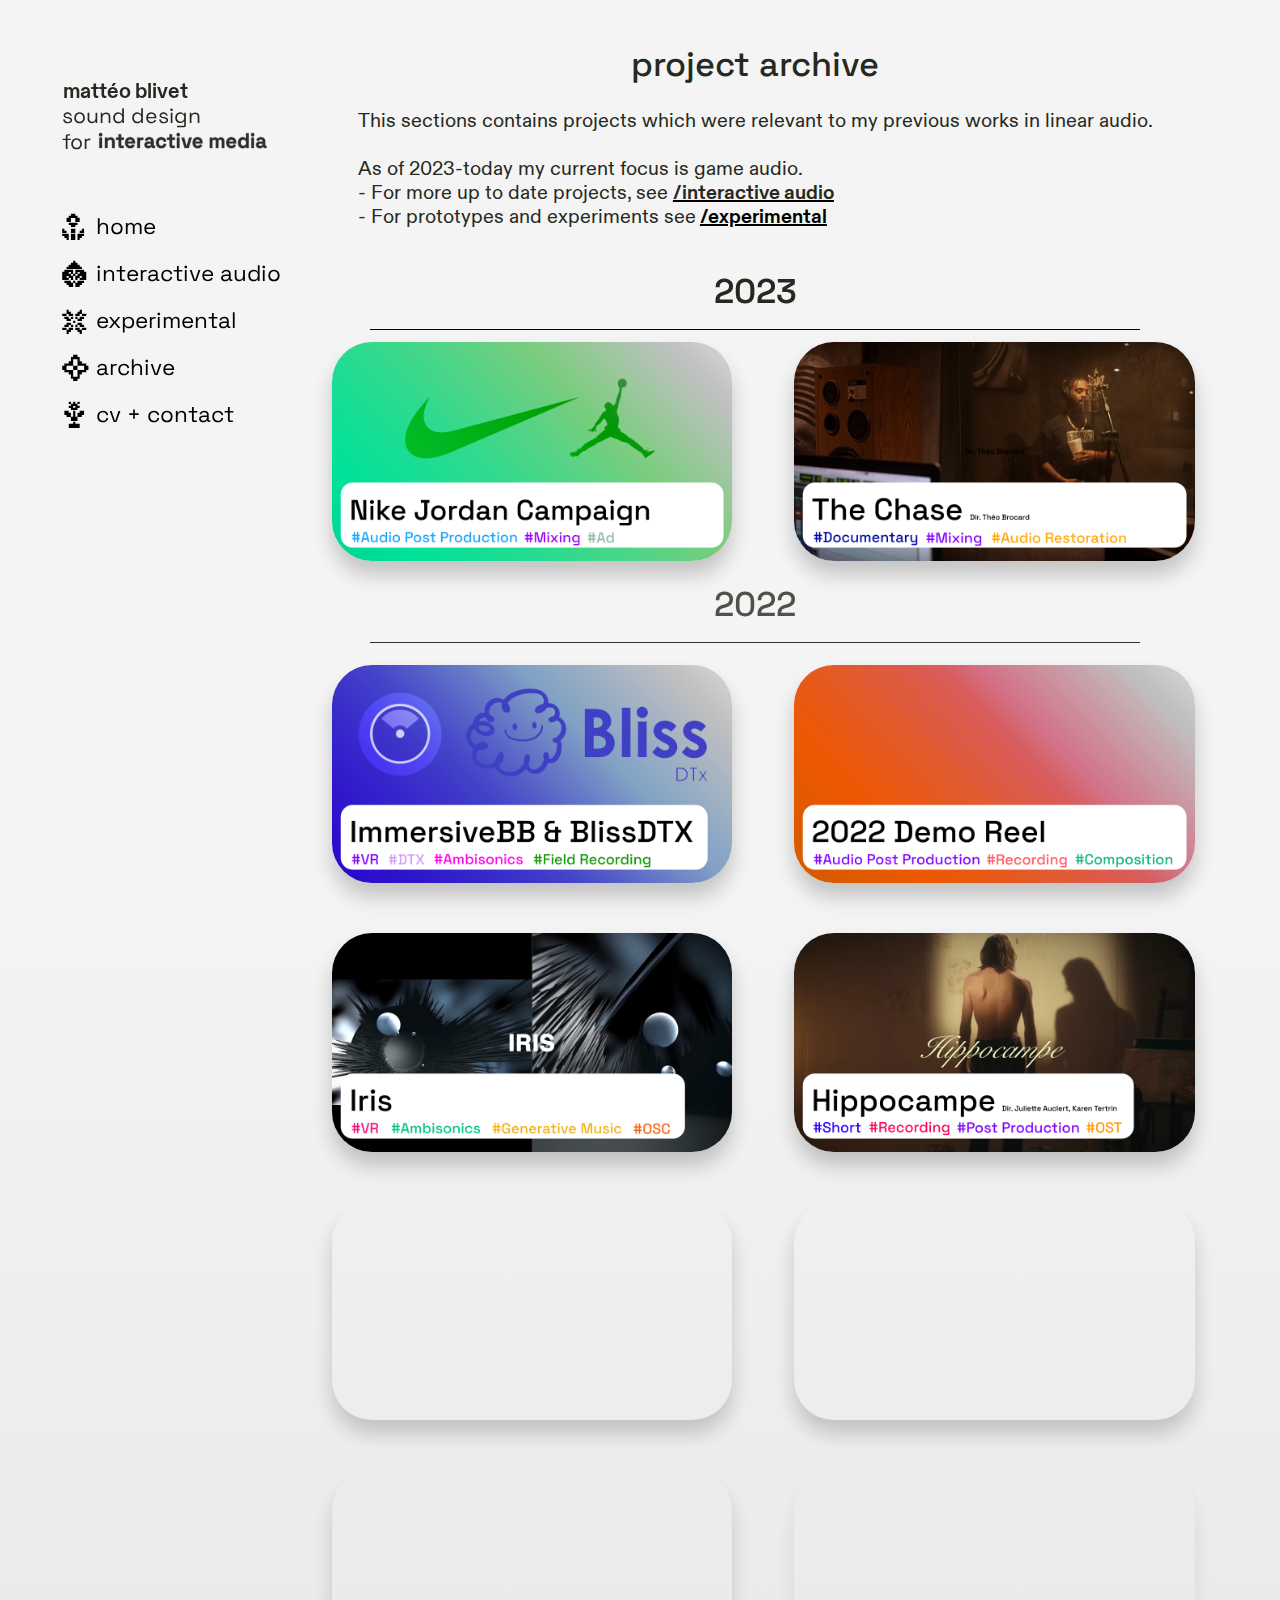
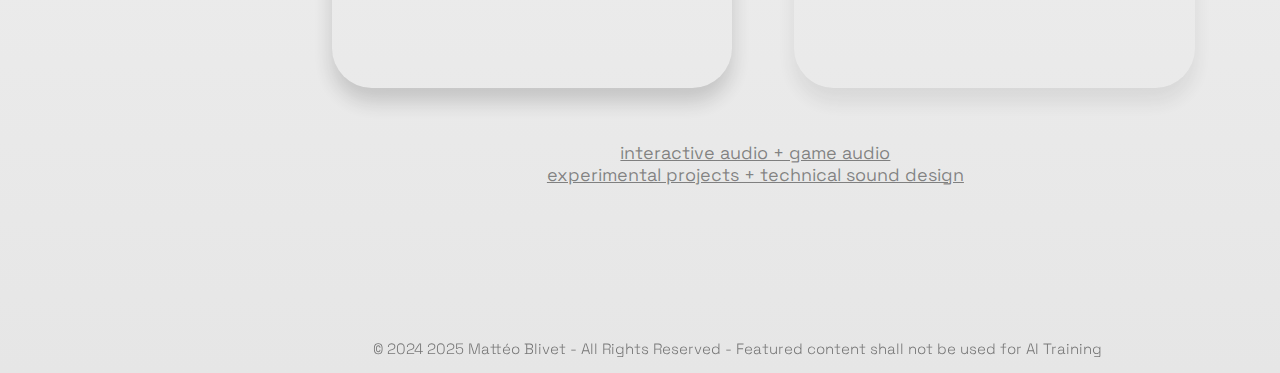
<file: archive/index.html>
<!doctype html>
<html lang="en">
  <head>
    <link
      rel="stylesheet"
      type="text/css"
      href="/assets/static/app_generated_index-6937cd5a.D4edb9Pq.css"
    />
    <meta charset="UTF-8" />
    <meta name="viewport" content="width=device-width,initial-scale=1" />
    <link
      rel="preload"
      as="image"
      imagesrcset="/assets/NIKEJORDAN_9o5wOBGP6bKV0KNjWDCkI.png 16w, /assets/NIKEJORDAN_9o5wOBGP6bKV0KNjWDCkI.png 32w, /assets/NIKEJORDAN_9o5wOBGP6bKV0KNjWDCkI.png 48w, /assets/NIKEJORDAN_9o5wOBGP6bKV0KNjWDCkI.png 64w, /assets/NIKEJORDAN_9o5wOBGP6bKV0KNjWDCkI.png 96w, /assets/NIKEJORDAN_9o5wOBGP6bKV0KNjWDCkI.png 128w, /assets/NIKEJORDAN_9o5wOBGP6bKV0KNjWDCkI.png 256w, /assets/NIKEJORDAN_9o5wOBGP6bKV0KNjWDCkI.png 384w, /assets/NIKEJORDAN_9o5wOBGP6bKV0KNjWDCkI.png 640w, /assets/NIKEJORDAN_9o5wOBGP6bKV0KNjWDCkI.png 750w, /assets/NIKEJORDAN_9o5wOBGP6bKV0KNjWDCkI.png 828w, /assets/NIKEJORDAN_9o5wOBGP6bKV0KNjWDCkI.png 1080w, /assets/NIKEJORDAN_9o5wOBGP6bKV0KNjWDCkI.png 1200w, /assets/NIKEJORDAN_9o5wOBGP6bKV0KNjWDCkI.png 1920w, /assets/NIKEJORDAN_9o5wOBGP6bKV0KNjWDCkI.png 2048w, /assets/NIKEJORDAN_9o5wOBGP6bKV0KNjWDCkI.png 3840w"
      imagesizes="100vw"
      type="button"
    />
    <link
      rel="preload"
      as="image"
      imagesrcset="/assets/THECHASE_EFiic2hpU7-TKKwZCMl_R.png 16w, /assets/THECHASE_EFiic2hpU7-TKKwZCMl_R.png 32w, /assets/THECHASE_EFiic2hpU7-TKKwZCMl_R.png 48w, /assets/THECHASE_EFiic2hpU7-TKKwZCMl_R.png 64w, /assets/THECHASE_EFiic2hpU7-TKKwZCMl_R.png 96w, /assets/THECHASE_EFiic2hpU7-TKKwZCMl_R.png 128w, /assets/THECHASE_EFiic2hpU7-TKKwZCMl_R.png 256w, /assets/THECHASE_EFiic2hpU7-TKKwZCMl_R.png 384w, /assets/THECHASE_EFiic2hpU7-TKKwZCMl_R.png 640w, /assets/THECHASE_EFiic2hpU7-TKKwZCMl_R.png 750w, /assets/THECHASE_EFiic2hpU7-TKKwZCMl_R.png 828w, /assets/THECHASE_EFiic2hpU7-TKKwZCMl_R.png 1080w, /assets/THECHASE_EFiic2hpU7-TKKwZCMl_R.png 1200w, /assets/THECHASE_EFiic2hpU7-TKKwZCMl_R.png 1920w, /assets/THECHASE_EFiic2hpU7-TKKwZCMl_R.png 2048w, /assets/THECHASE_EFiic2hpU7-TKKwZCMl_R.png 3840w"
      imagesizes="100vw"
      type="button"
    />
    <link
      rel="preload"
      as="image"
      imagesrcset="/assets/BLISS_VR_13RJH90EP6aVzfGJowj_O.png 16w, /assets/BLISS_VR_13RJH90EP6aVzfGJowj_O.png 32w, /assets/BLISS_VR_13RJH90EP6aVzfGJowj_O.png 48w, /assets/BLISS_VR_13RJH90EP6aVzfGJowj_O.png 64w, /assets/BLISS_VR_13RJH90EP6aVzfGJowj_O.png 96w, /assets/BLISS_VR_13RJH90EP6aVzfGJowj_O.png 128w, /assets/BLISS_VR_13RJH90EP6aVzfGJowj_O.png 256w, /assets/BLISS_VR_13RJH90EP6aVzfGJowj_O.png 384w, /assets/BLISS_VR_13RJH90EP6aVzfGJowj_O.png 640w, /assets/BLISS_VR_13RJH90EP6aVzfGJowj_O.png 750w, /assets/BLISS_VR_13RJH90EP6aVzfGJowj_O.png 828w, /assets/BLISS_VR_13RJH90EP6aVzfGJowj_O.png 1080w, /assets/BLISS_VR_13RJH90EP6aVzfGJowj_O.png 1200w, /assets/BLISS_VR_13RJH90EP6aVzfGJowj_O.png 1920w, /assets/BLISS_VR_13RJH90EP6aVzfGJowj_O.png 2048w, /assets/BLISS_VR_13RJH90EP6aVzfGJowj_O.png 3840w"
      imagesizes="100vw"
      type="button"
    />
    <link
      rel="preload"
      as="image"
      imagesrcset="/assets/DEMOREEL2022_CigVfWm5MFqjRTcr2JFj5.png 16w, /assets/DEMOREEL2022_CigVfWm5MFqjRTcr2JFj5.png 32w, /assets/DEMOREEL2022_CigVfWm5MFqjRTcr2JFj5.png 48w, /assets/DEMOREEL2022_CigVfWm5MFqjRTcr2JFj5.png 64w, /assets/DEMOREEL2022_CigVfWm5MFqjRTcr2JFj5.png 96w, /assets/DEMOREEL2022_CigVfWm5MFqjRTcr2JFj5.png 128w, /assets/DEMOREEL2022_CigVfWm5MFqjRTcr2JFj5.png 256w, /assets/DEMOREEL2022_CigVfWm5MFqjRTcr2JFj5.png 384w, /assets/DEMOREEL2022_CigVfWm5MFqjRTcr2JFj5.png 640w, /assets/DEMOREEL2022_CigVfWm5MFqjRTcr2JFj5.png 750w, /assets/DEMOREEL2022_CigVfWm5MFqjRTcr2JFj5.png 828w, /assets/DEMOREEL2022_CigVfWm5MFqjRTcr2JFj5.png 1080w, /assets/DEMOREEL2022_CigVfWm5MFqjRTcr2JFj5.png 1200w, /assets/DEMOREEL2022_CigVfWm5MFqjRTcr2JFj5.png 1920w, /assets/DEMOREEL2022_CigVfWm5MFqjRTcr2JFj5.png 2048w, /assets/DEMOREEL2022_CigVfWm5MFqjRTcr2JFj5.png 3840w"
      imagesizes="100vw"
      type="button"
    />
    <link
      rel="preload"
      as="image"
      imagesrcset="/assets/IRIS_s8Y2X5IdTS3Wi51cT7Q-d.png 16w, /assets/IRIS_s8Y2X5IdTS3Wi51cT7Q-d.png 32w, /assets/IRIS_s8Y2X5IdTS3Wi51cT7Q-d.png 48w, /assets/IRIS_s8Y2X5IdTS3Wi51cT7Q-d.png 64w, /assets/IRIS_s8Y2X5IdTS3Wi51cT7Q-d.png 96w, /assets/IRIS_s8Y2X5IdTS3Wi51cT7Q-d.png 128w, /assets/IRIS_s8Y2X5IdTS3Wi51cT7Q-d.png 256w, /assets/IRIS_s8Y2X5IdTS3Wi51cT7Q-d.png 384w, /assets/IRIS_s8Y2X5IdTS3Wi51cT7Q-d.png 640w, /assets/IRIS_s8Y2X5IdTS3Wi51cT7Q-d.png 750w, /assets/IRIS_s8Y2X5IdTS3Wi51cT7Q-d.png 828w, /assets/IRIS_s8Y2X5IdTS3Wi51cT7Q-d.png 1080w, /assets/IRIS_s8Y2X5IdTS3Wi51cT7Q-d.png 1200w, /assets/IRIS_s8Y2X5IdTS3Wi51cT7Q-d.png 1920w, /assets/IRIS_s8Y2X5IdTS3Wi51cT7Q-d.png 2048w, /assets/IRIS_s8Y2X5IdTS3Wi51cT7Q-d.png 3840w"
      imagesizes="100vw"
      type="button"
    />
    <link
      rel="preload"
      as="image"
      imagesrcset="/assets/HYPOCAMPE_kxj-QNQBGCw5_Awnb5quN.png 16w, /assets/HYPOCAMPE_kxj-QNQBGCw5_Awnb5quN.png 32w, /assets/HYPOCAMPE_kxj-QNQBGCw5_Awnb5quN.png 48w, /assets/HYPOCAMPE_kxj-QNQBGCw5_Awnb5quN.png 64w, /assets/HYPOCAMPE_kxj-QNQBGCw5_Awnb5quN.png 96w, /assets/HYPOCAMPE_kxj-QNQBGCw5_Awnb5quN.png 128w, /assets/HYPOCAMPE_kxj-QNQBGCw5_Awnb5quN.png 256w, /assets/HYPOCAMPE_kxj-QNQBGCw5_Awnb5quN.png 384w, /assets/HYPOCAMPE_kxj-QNQBGCw5_Awnb5quN.png 640w, /assets/HYPOCAMPE_kxj-QNQBGCw5_Awnb5quN.png 750w, /assets/HYPOCAMPE_kxj-QNQBGCw5_Awnb5quN.png 828w, /assets/HYPOCAMPE_kxj-QNQBGCw5_Awnb5quN.png 1080w, /assets/HYPOCAMPE_kxj-QNQBGCw5_Awnb5quN.png 1200w, /assets/HYPOCAMPE_kxj-QNQBGCw5_Awnb5quN.png 1920w, /assets/HYPOCAMPE_kxj-QNQBGCw5_Awnb5quN.png 2048w, /assets/HYPOCAMPE_kxj-QNQBGCw5_Awnb5quN.png 3840w"
      imagesizes="100vw"
      type="button"
    />
    <link
      rel="preload"
      as="image"
      imagesrcset="/assets/JUGEMENT_DERNIER_c55FEdnxUxjdUE_gAxbHq.png 16w, /assets/JUGEMENT_DERNIER_c55FEdnxUxjdUE_gAxbHq.png 32w, /assets/JUGEMENT_DERNIER_c55FEdnxUxjdUE_gAxbHq.png 48w, /assets/JUGEMENT_DERNIER_c55FEdnxUxjdUE_gAxbHq.png 64w, /assets/JUGEMENT_DERNIER_c55FEdnxUxjdUE_gAxbHq.png 96w, /assets/JUGEMENT_DERNIER_c55FEdnxUxjdUE_gAxbHq.png 128w, /assets/JUGEMENT_DERNIER_c55FEdnxUxjdUE_gAxbHq.png 256w, /assets/JUGEMENT_DERNIER_c55FEdnxUxjdUE_gAxbHq.png 384w, /assets/JUGEMENT_DERNIER_c55FEdnxUxjdUE_gAxbHq.png 640w, /assets/JUGEMENT_DERNIER_c55FEdnxUxjdUE_gAxbHq.png 750w, /assets/JUGEMENT_DERNIER_c55FEdnxUxjdUE_gAxbHq.png 828w, /assets/JUGEMENT_DERNIER_c55FEdnxUxjdUE_gAxbHq.png 1080w, /assets/JUGEMENT_DERNIER_c55FEdnxUxjdUE_gAxbHq.png 1200w, /assets/JUGEMENT_DERNIER_c55FEdnxUxjdUE_gAxbHq.png 1920w, /assets/JUGEMENT_DERNIER_c55FEdnxUxjdUE_gAxbHq.png 2048w, /assets/JUGEMENT_DERNIER_c55FEdnxUxjdUE_gAxbHq.png 3840w"
      imagesizes="100vw"
      type="button"
    />
    <link
      rel="preload"
      as="image"
      imagesrcset="/assets/LE_TEMPS_DUNEHISTOIRE_waPLHlt7nBZxTA0YismEx.png 16w, /assets/LE_TEMPS_DUNEHISTOIRE_waPLHlt7nBZxTA0YismEx.png 32w, /assets/LE_TEMPS_DUNEHISTOIRE_waPLHlt7nBZxTA0YismEx.png 48w, /assets/LE_TEMPS_DUNEHISTOIRE_waPLHlt7nBZxTA0YismEx.png 64w, /assets/LE_TEMPS_DUNEHISTOIRE_waPLHlt7nBZxTA0YismEx.png 96w, /assets/LE_TEMPS_DUNEHISTOIRE_waPLHlt7nBZxTA0YismEx.png 128w, /assets/LE_TEMPS_DUNEHISTOIRE_waPLHlt7nBZxTA0YismEx.png 256w, /assets/LE_TEMPS_DUNEHISTOIRE_waPLHlt7nBZxTA0YismEx.png 384w, /assets/LE_TEMPS_DUNEHISTOIRE_waPLHlt7nBZxTA0YismEx.png 640w, /assets/LE_TEMPS_DUNEHISTOIRE_waPLHlt7nBZxTA0YismEx.png 750w, /assets/LE_TEMPS_DUNEHISTOIRE_waPLHlt7nBZxTA0YismEx.png 828w, /assets/LE_TEMPS_DUNEHISTOIRE_waPLHlt7nBZxTA0YismEx.png 1080w, /assets/LE_TEMPS_DUNEHISTOIRE_waPLHlt7nBZxTA0YismEx.png 1200w, /assets/LE_TEMPS_DUNEHISTOIRE_waPLHlt7nBZxTA0YismEx.png 1920w, /assets/LE_TEMPS_DUNEHISTOIRE_waPLHlt7nBZxTA0YismEx.png 2048w, /assets/LE_TEMPS_DUNEHISTOIRE_waPLHlt7nBZxTA0YismEx.png 3840w"
      imagesizes="100vw"
      type="button"
    />
    <link
      rel="preload"
      as="image"
      imagesrcset="/assets/AELIA_sSbST_UbMYDrcojCCbGBN.png 16w, /assets/AELIA_sSbST_UbMYDrcojCCbGBN.png 32w, /assets/AELIA_sSbST_UbMYDrcojCCbGBN.png 48w, /assets/AELIA_sSbST_UbMYDrcojCCbGBN.png 64w, /assets/AELIA_sSbST_UbMYDrcojCCbGBN.png 96w, /assets/AELIA_sSbST_UbMYDrcojCCbGBN.png 128w, /assets/AELIA_sSbST_UbMYDrcojCCbGBN.png 256w, /assets/AELIA_sSbST_UbMYDrcojCCbGBN.png 384w, /assets/AELIA_sSbST_UbMYDrcojCCbGBN.png 640w, /assets/AELIA_sSbST_UbMYDrcojCCbGBN.png 750w, /assets/AELIA_sSbST_UbMYDrcojCCbGBN.png 828w, /assets/AELIA_sSbST_UbMYDrcojCCbGBN.png 1080w, /assets/AELIA_sSbST_UbMYDrcojCCbGBN.png 1200w, /assets/AELIA_sSbST_UbMYDrcojCCbGBN.png 1920w, /assets/AELIA_sSbST_UbMYDrcojCCbGBN.png 2048w, /assets/AELIA_sSbST_UbMYDrcojCCbGBN.png 3840w"
      imagesizes="100vw"
      type="button"
    />
    <link
      rel="preload"
      as="image"
      imagesrcset="/assets/gradient_jdHPPoX6NCS865YxMKQvP.png 16w, /assets/gradient_jdHPPoX6NCS865YxMKQvP.png 32w, /assets/gradient_jdHPPoX6NCS865YxMKQvP.png 48w, /assets/gradient_jdHPPoX6NCS865YxMKQvP.png 64w, /assets/gradient_jdHPPoX6NCS865YxMKQvP.png 96w, /assets/gradient_jdHPPoX6NCS865YxMKQvP.png 128w, /assets/gradient_jdHPPoX6NCS865YxMKQvP.png 256w, /assets/gradient_jdHPPoX6NCS865YxMKQvP.png 384w, /assets/gradient_jdHPPoX6NCS865YxMKQvP.png 640w, /assets/gradient_jdHPPoX6NCS865YxMKQvP.png 750w, /assets/gradient_jdHPPoX6NCS865YxMKQvP.png 828w, /assets/gradient_jdHPPoX6NCS865YxMKQvP.png 1080w, /assets/gradient_jdHPPoX6NCS865YxMKQvP.png 1200w, /assets/gradient_jdHPPoX6NCS865YxMKQvP.png 1920w, /assets/gradient_jdHPPoX6NCS865YxMKQvP.png 2048w, /assets/gradient_jdHPPoX6NCS865YxMKQvP.png 3840w"
      imagesizes="100vw"
    />
    <meta property="og:url" content="https://url/archive" />
    <title>Mattéo Blivet - Sound Designer</title>
    <meta property="og:title" content="Mattéo Blivet - Sound Designer " />
    <meta
      name="description"
      content="Interactive Audio - Game Audio - Portfolio"
    />
    <meta
      property="og:description"
      content="Interactive Audio - Game Audio - Portfolio"
    />
    <meta property="og:type" content="website" />
    <meta property="og:site_name" content="Mattéo Blivet Sound Design" />
    <meta property="og:image" content="https://i.imgur.com/1kOYAMc.png" />
    <link rel="icon" href="favicon_bAwOUQyCBMegUYsrDhdEP.ico" />
    <link
      rel="preload"
      href="/assets/ABC_Diatype_regular_hQVH7VmM9-RjcLIqR45QI.ttf"
      as="font"
      crossorigin="anonymous"
    />
    <link
      rel="preload"
      href="/assets/SpaceGrotesk-Light_0hBZlSs9I3I4-th2MwMlE.ttf"
      as="font"
      crossorigin="anonymous"
    />
    <link
      rel="preload"
      href="/assets/PixelifySans-Medium_vGZcVmT6z0B2LM_RwAklZ.ttf"
      as="font"
      crossorigin="anonymous"
    />
    <link
      rel="preload"
      href="/assets/SpaceGrotesk-Bold_ikZ5b9xJrJ7U5eKg_QcHq.ttf"
      as="font"
      crossorigin="anonymous"
    />
    <link
      rel="preload"
      href="/assets/SpaceGrotesk-Regular_asrDmy-qRF4GYukiGmZIM.ttf"
      as="font"
      crossorigin="anonymous"
    />
    <link
      rel="preload"
      href="/assets/ABC_Diatype_B1MtA19YOQqsNKIdxEoVT.ttf"
      as="font"
      crossorigin="anonymous"
    />
    <link
      rel="preload"
      href="/assets/Yarndings12-Regular_mvLmD72oYenixuUfKvgCg.ttf"
      as="font"
      crossorigin="anonymous"
    />
    <link
      rel="preload"
      href="/assets/Sixtyfour-Regular_yv8Bf4EVI9RDD4wJE0KZr.ttf"
      as="font"
      crossorigin="anonymous"
    />
    <link
      rel="preload"
      href="/assets/SpaceGrotesk-Medium_I_3gsCEiCeLFz5DyWUa21.ttf"
      as="font"
      crossorigin="anonymous"
    />
    <link
      rel="preload"
      href="/assets/SpaceGrotesk-SemiBold_nSr7NjXnkLh0CXUDDTMuZ.ttf"
      as="font"
      crossorigin="anonymous"
    />
    <script type="application/ld+json">
      {
        "@context": "https://schema.org",
        "@type": "WebSite",
        "name": "Mattéo Blivet Sound Design",
        "url": "https://url"
      }
    </script>
  </head>
  <body
    class="w-body c1xddcog ctp9h14 c4vgeme c14msk98 cf2lr02 cbh185z cq8ur78 c195030q c1xd8dmr c1alskq2 c1mkyt2q cuxgm1 cy7x6bf c1fmqyw8 c13of873 c15d82td ct440u cuafp1c cujfnvk cww0q0m c1jy0wo1 ctp8dni c5yamqm c1l1qmi"
  >
    <div style="display: contents">
      <div style="display: contents">
        <nav
          sidepanel=""
          class="w-box ctp9h14 cyo4w8n cq8ur78 c2kb4f6 c1hxwmct c5m8sga c1d6ejb0 cjjqv24 cc92mnx c30ps4w cb5zu3n c1k7ed68 c15r918s c6q8lj0 c1em8gqb ch1prxd c138997a cneks0d cc1mz7k c1ww4mor c1xllx52 c2ugxv2 c1ea2f17 cww0q0m crhl8kx cuafp1c c11562o c13rdzpx cdncbk0 ceoag87 c1srbgsi crfwqt5 ceyfrsy c1689yqi cnze90a"
        >
          <div
            class="w-box cwyequi cruul9m c1w03dsl c1xs1a49 c1jug9f c2ugxv2 cs2y4ek"
          >
            <div
              class="w-text csqds0h cu7v3a9 c74leii co5lfk7 ckl8op3 c1u3j1vc c12srflz c18m19vo"
            >
              mattéo blivet<br />
            </div>
            <div class="w-box cww0q0m c15d82td">
              <div
                class="w-text cdji4oq cu7v3a9 co5lfk7 cw2x5cw cblrwri cjuiyck cp0xlv5 cvm6vbn cgpf9f8 c1u3j1vc c12srflz cpod2d7"
              >
                sound design <br />for
              </div>
              <img
                alt=""
                width="606"
                height="59"
                src="/assets/TEST_Guah52MapXvpTUO5xKQoc.png"
                class="w-image c1lj7aus c1r5j0nd c1edi692 c140syfy c121mpmp cyo8qqq c1o5hx9z cjmf51u c7vismh c6esfgr c318mpr c1nx49jv"
                sizes="100vw"
                srcset="
                  /assets/TEST_Guah52MapXvpTUO5xKQoc.png   16w,
                  /assets/TEST_Guah52MapXvpTUO5xKQoc.png   32w,
                  /assets/TEST_Guah52MapXvpTUO5xKQoc.png   48w,
                  /assets/TEST_Guah52MapXvpTUO5xKQoc.png   64w,
                  /assets/TEST_Guah52MapXvpTUO5xKQoc.png   96w,
                  /assets/TEST_Guah52MapXvpTUO5xKQoc.png  128w,
                  /assets/TEST_Guah52MapXvpTUO5xKQoc.png  256w,
                  /assets/TEST_Guah52MapXvpTUO5xKQoc.png  384w,
                  /assets/TEST_Guah52MapXvpTUO5xKQoc.png  640w,
                  /assets/TEST_Guah52MapXvpTUO5xKQoc.png  750w,
                  /assets/TEST_Guah52MapXvpTUO5xKQoc.png  828w,
                  /assets/TEST_Guah52MapXvpTUO5xKQoc.png 1080w,
                  /assets/TEST_Guah52MapXvpTUO5xKQoc.png 1200w,
                  /assets/TEST_Guah52MapXvpTUO5xKQoc.png 1920w
                "
                decoding="async"
                loading="lazy"
              />
            </div>
          </div>
          <div
            class="w-box c2kb4f6 clx6s6f cs4fkh9 c1duejjq cww0q0m c11562o crhl8kx cuafp1c c1k9ynxv c4mojb4 ca16mvd c11aaedd cjuiyck c1h44j8c cy7x6bf c1fmqyw8 c1wbduu5 cxk144s c1163nge c1wvnzb8 c1dyvy81"
          >
            <div class="w-box ctp9h14 cyo4w8n c14233u2">
              <div
                class="w-text cygr78z criz7tz c5zmpj4 clxro5v c1ynfzkb c1kq4jgo c181fjuv cjftp5n csmd8j5 ch1nqdq cka6r3w"
              >
                <a
                  href="/#home-top"
                  class="w-rich-text-link criz7tz c1ycxa9m cjri9cv c1gdu1od c17mzp6o c6esfgr c318mpr c1tsu0g2 c7hzdvk c162rll4"
                  >f</a
                ><br />
              </div>
              <a
                href="/#home-top"
                class="w-link ctyil8b csmd8j5 cerbko1 cpf162f ch1nqdq cka6r3w c192dgmo c1p4t048 c7844bh cfa483e cdaxbvj criz7tz cdji4oq cjri9cv c1gdu1od c17mzp6o c6esfgr c318mpr c181fjuv c7hzdvk c1tsu0g2 cj1gh28 clzwq8a"
                >home<br
              /></a>
            </div>
            <div class="w-box ctp9h14 cyo4w8n c14233u2 c1rl29zg cjxzq5h">
              <div
                class="w-text cka6r3w cjftp5n csmd8j5 ch1nqdq cqfsnoz criz7tz c5zmpj4 clxro5v c1kq4jgo c1ynfzkb cygr78z c181fjuv"
              >
                <a
                  href="/design-reel#reel-top"
                  class="w-rich-text-link criz7tz c1ycxa9m cjri9cv c1gdu1od c17mzp6o c6esfgr c318mpr c1tsu0g2 c7hzdvk cpwrxx6"
                  >i</a
                >
              </div>
              <a
                href="/design-reel#reel-top"
                class="w-link ctyil8b cerbko1 csmd8j5 ch1nqdq c192dgmo cka6r3w c1p4t048 c7844bh cfa483e criz7tz cdji4oq c1ycxa9m cjri9cv c1gdu1od c17mzp6o c6esfgr c318mpr c181fjuv c7hzdvk c1tsu0g2 clzwq8a"
                >design reel<br
              /></a>
            </div>
            <div class="w-box ctp9h14 cyo4w8n c14233u2">
              <div
                class="w-text cka6r3w cjftp5n csmd8j5 ch1nqdq cqfsnoz criz7tz c5zmpj4 clxro5v c1kq4jgo c1ynfzkb cygr78z c181fjuv"
              >
                <a
                  href="/interactive-audio#interactive-audio-top"
                  class="w-rich-text-link criz7tz c1ycxa9m cjri9cv c1gdu1od c17mzp6o c6esfgr c318mpr c1tsu0g2 c7hzdvk c162rll4"
                  >h</a
                >
              </div>
              <a
                href="/interactive-audio#interactive-audio-top"
                class="w-link c1p4t048 c7844bh cfa483e criz7tz cdji4oq cjri9cv c1gdu1od c17mzp6o c6esfgr c318mpr c181fjuv c1tsu0g2 c7hzdvk csmd8j5 cerbko1 ch1nqdq cka6r3w c192dgmo clzwq8a"
                >interactive audio<br
              /></a>
            </div>
            <div class="w-box ctp9h14 cyo4w8n c14233u2">
              <div
                class="w-text cka6r3w cjftp5n csmd8j5 ch1nqdq cqfsnoz c5zmpj4 criz7tz clxro5v c1kq4jgo c1ynfzkb cygr78z c181fjuv"
              >
                <a
                  href="/experimental#experiments-top"
                  class="w-rich-text-link criz7tz c1ycxa9m cjri9cv c1gdu1od c17mzp6o c6esfgr c318mpr c1tsu0g2 c7hzdvk cpwrxx6"
                  >j</a
                >
              </div>
              <a
                href="/experimental#experiments-top"
                class="w-link c1p4t048 c7844bh cfa483e criz7tz cdji4oq cjri9cv c1gdu1od c17mzp6o c6esfgr c318mpr c181fjuv c1tsu0g2 c7hzdvk cerbko1 csmd8j5 ch1nqdq cka6r3w c192dgmo clzwq8a"
                >experimental</a
              >
            </div>
            <div class="w-box ctp9h14 cyo4w8n c14233u2">
              <div
                class="w-text cka6r3w cjftp5n csmd8j5 ch1nqdq cqfsnoz c5zmpj4 criz7tz clxro5v c1ynfzkb c1kq4jgo cygr78z c181fjuv"
              >
                <a
                  href="/archive#archive-top"
                  class="w-rich-text-link criz7tz c1ycxa9m cjri9cv c1gdu1od c17mzp6o c6esfgr c318mpr c1tsu0g2 c7hzdvk cpwrxx6"
                  >X</a
                >
              </div>
              <a
                href="/archive#archive-top"
                class="w-link c1p4t048 c7844bh cfa483e criz7tz cdji4oq cjri9cv c1gdu1od c17mzp6o c6esfgr c318mpr c181fjuv c1tsu0g2 c7hzdvk cerbko1 csmd8j5 ch1nqdq cka6r3w c192dgmo clzwq8a"
                >archive</a
              >
            </div>
            <div class="w-box ctp9h14 cyo4w8n c14233u2 cjxzq5h">
              <div
                class="w-text cka6r3w cjftp5n csmd8j5 ch1nqdq cqfsnoz c5zmpj4 criz7tz clxro5v c1kq4jgo c1ynfzkb cygr78z c181fjuv"
              >
                <a
                  class="w-rich-text-link criz7tz c1ycxa9m cjri9cv c1gdu1od c17mzp6o c6esfgr c318mpr c1tsu0g2 c7hzdvk cpwrxx6"
                  href="#"
                  >U</a
                >
              </div>
              <a
                class="w-link c1p4t048 c7844bh cfa483e criz7tz cdji4oq cjri9cv c1gdu1od c17mzp6o c6esfgr c318mpr c181fjuv c1tsu0g2 c7hzdvk cerbko1 csmd8j5 ch1nqdq cka6r3w c192dgmo clzwq8a"
                href="#"
                >news <br
              /></a>
            </div>
            <div class="w-box ctp9h14 cyo4w8n c14233u2 cjxzq5h">
              <div
                class="w-text cka6r3w cjftp5n csmd8j5 ch1nqdq cqfsnoz criz7tz c5zmpj4 clxro5v c1kq4jgo c1ynfzkb cygr78z c181fjuv"
              >
                <a
                  href="/cv#cv-top"
                  class="w-rich-text-link criz7tz c1ycxa9m cjri9cv c1gdu1od c17mzp6o c6esfgr c318mpr c1tsu0g2 c7hzdvk cpwrxx6"
                  >m</a
                >
              </div>
              <a
                href="/cv#cv-top"
                class="w-link c1p4t048 c7844bh cfa483e criz7tz cdji4oq cn9vtrn c1c3g2iv c1jknq1a c1jy55hb cjri9cv c1gdu1od c17mzp6o c6esfgr c318mpr c1ncysaq c1ay71bx csdw30s ct3edk c3sj9n2 c1lhyh8z ckngmlx c181fjuv c1tsu0g2 c7hzdvk csmd8j5 cerbko1 ch1nqdq cka6r3w c192dgmo clzwq8a"
                >cv</a
              >
            </div>
            <div class="w-box ctp9h14 cyo4w8n c14233u2">
              <div
                class="w-text cka6r3w cjftp5n csmd8j5 ch1nqdq cqfsnoz criz7tz c5zmpj4 clxro5v c1kq4jgo c1ynfzkb cygr78z c181fjuv"
              >
                <a
                  href="/contact"
                  class="w-rich-text-link criz7tz c1ycxa9m cjri9cv c1gdu1od c17mzp6o c6esfgr c318mpr c1tsu0g2 c7hzdvk c162rll4"
                  >g</a
                ><br />
              </div>
              <a
                href="/contact"
                class="w-link c1p4t048 c7844bh cfa483e criz7tz cdji4oq cjri9cv c1gdu1od c17mzp6o c6esfgr c318mpr c181fjuv c1tsu0g2 c7hzdvk cerbko1 csmd8j5 ch1nqdq cka6r3w c192dgmo clzwq8a"
                >cv + contact<br
              /></a>
            </div>
          </div>
        </nav>
      </div>
    </div>
    <div style="display: contents">
      <div style="display: contents">
        <div
          class="w-box c1ulsmge cwg06rr c1ww4mor cutm69r cy7x6bf c1alskq2 cxk144s c1vfqa72 c1fmqyw8 ctx1pxe czabype c14uull6 c1hbz7gp ci0jvno c1r6r48m cyv90rc cazpxx4 c1kz4v6h c8jq4z3 cwjssem c1uykhls cyf33y c1i9k2e9 c14idrba cjxzq5h"
        >
          <button
            type="button"
            class="w-button c4gl9wd c811us5 cyo4w8n c14233u2 cwnzht0 css3ldi c1wcmwou c1nl44hn cr1kirm c1k1885n ccpc035 chqgfrt c1ewn4s1 c16d9r8q c1lvr0pa c1r53qb0 cdi3nx4 c1gp370z c1fbjllw c1p2hg57 csldba5 c1lw4qfc crxop64 c1p4bkjg c3nvflu c14wkyx3 c18mt2zl cvmfbzj civlob5 cjsla7u c8bwva5 c1b3t8zz c1bkuy5f czg96ep c1yy58c9 c14mvvlf cm9khd2 c1snnws3 c1yipte0 c1lhjvbj c1iujmbi c1666vi5 cgoir3d cwuxw4v c1l24s2w czz0a39 cax1b1o c1af49sz c1d9hryv cy5aam4 cjxzq5h c596739 ck6g04z ce5z3p7 c159t225 c7ce3yj c94kxw9 c9pojt6 czabype cn2gmvu c1alskq2 c1mkyt2q"
            aria-haspopup="dialog"
            aria-expanded="false"
            aria-controls="radix-:R1a:"
            data-state="closed"
          >
            <div
              class="w-html-embed cjxzq5h csmd8j5 ck6g04z ce5z3p7 c159t225 c7ce3yj c94kxw9 csla4rv ctyil8b"
            >
              <svg
                xmlns="http://www.w3.org/2000/svg"
                viewBox="0 0 22 22"
                fill="currentColor"
                width="100%"
                height="100%"
                style="display: block"
              >
                <path
                  fill-rule="evenodd"
                  d="M2 5.998a.75.75 0 0 1 .75-.75h16.5a.75.75 0 0 1 0 1.5H2.75a.75.75 0 0 1-.75-.75Zm0 5.5a.75.75 0 0 1 .75-.75h16.5a.75.75 0 0 1 0 1.5H2.75a.75.75 0 0 1-.75-.75Zm0 5.5a.75.75 0 0 1 .75-.75h16.5a.75.75 0 0 1 0 1.5H2.75a.75.75 0 0 1-.75-.75Z"
                  clip-rule="evenodd"
                />
              </svg>
            </div>
          </button>
          <div
            class="w-box c2kb4f6 c1v8vykj c1xe91ui c1loz8e cc1mz7k cueovwi cneau3f ciqk0km"
          >
            <div
              class="w-text cb9chr9 c1k3xmz9 c16oru52 cerbko1 csmd8j5 cuuiilq c1hbz7gp"
            >
              <br />sound design for
              <b class="w-bold-text">interactive media</b>
            </div>
          </div>
          <div
            class="w-text cygr78z c1k3xmz9 c1emnuuu c1ivf8fv c1kckbb8 cz1shjo c2kb4f6 c2fuhb9 ct4tq06 c169ftoc c1loz8e cc1mz7k c1ww4mor c3d15lm c6cno37 cy7x6bf c1alskq2 cxk144s ce6f7c1 czc01wh c1iivbrb csmd8j5 cx4y3je cbkrzzz czabype ciqk0km cwjssem c1uykhls cyf33y c1i9k2e9 c15wbylw c4j324r c1wmdhn"
          >
            mattéo blivet<br />
          </div>
        </div>
      </div>
    </div>
    <div style="display: block"></div>
    <div
      class="w-box c1jnwoyv crd5dcr c12rsoqk ctp9h14 c1nic720 c1it1ds6 c14ebyx8 c1h4ehoo c1ulsmge cwg06rr c1ww4mor cxk144s c1fmqyw8 c1alskq2 ckblr1j c1usyyq3 c11562o ct440u cwlpnrd cww0q0m c1xllx52 c2ugxv2 c1ea2f17 cyf93j4 cdncbk0 c4mojb4 cannqzc clkk04r c1pwu3b6 c191zqbz c4676qq c1bpowgi c5yamqm c1jy0wo1 ctp8dni"
    >
      <section
        id="archive-top"
        class="w-box c1ea2f17 c1xllx52 c2ugxv2 c1iyfi0b cww0q0m c1k4bsy8 crhl8kx cuafp1c c1h44j8c c11562o c1ulsmge c1163nge c1syfkmr cdeyzfn clx6s6f cs4fkh9 c1hmpiyc"
      >
        <h1
          class="w-heading cdji4oq co5lfk7 csqz667 c1kw72hx c13r11cp clic7ak c15u2jmj cqrobtk c18yscoq cerbko1 cfx0hlu c596739 ckwcl3b c18m19vo"
        >
          project archive
        </h1>
        <p
          class="w-paragraph c5yamqm cjyibm5 c1jy0wo1 ctp8dni c15u2jmj c1jug9f c1d22syv cmelukr co5lfk7 c26jly5 c1ftf5dc cjuiyck c1jn2oar csqds0h c456bak c1u3j1vc c1am99gf c12srflz c12853bw csmd8j5 c1n7zr8c c5mw28f c4j324r cx4y3je c1aajtco c1clsnp3 c1u4xpk4 c1wv6i3x c18m19vo"
        >
          This sections contains projects which were relevant to my previous
          works in linear audio. <br /><br />
          As of 2023-today my current focus is game audio.<br />- For more up to
          date projects, see
          <a href="/interactive-audio" class="w-rich-text-link criz7tz csmd8j5"
            ><b class="w-bold-text co5lfk7 csmd8j5 c1ww1106"
              >/interactive audio</b
            ></a
          ><b class="w-bold-text"> </b><br />- For prototypes and experiments
          see<b class="w-bold-text"> </b
          ><a href="/experimental" class="w-rich-text-link c18m19vo"
            ><b class="w-bold-text c18m19vo">/experimental</b></a
          >
        </p>
        <div
          class="w-box c1xllx52 c2ugxv2 c1ea2f17 cww0q0m c11562o criz7tz cn9vtrn c1c3g2iv c1jknq1a c1jy55hb ctp9h14 cu2i3ea c14233u2 c1pyyqm2 cxe8y0e c1alskq2 cxk144s c1fmqyw8"
        >
          <h1
            class="w-heading cdji4oq co5lfk7 csqz667 c1kw72hx c74leii c15u2jmj clic7ak cw3zv0u c1p8f4y2 c1gdu1od c17mzp6o c6esfgr c318mpr c1a5h1v6 cqrobtk c1hbz7gp cerbko1 cfx0hlu c596739 c1hl2f5d cy7x6bf cc1mz7k c1ww4mor c1alskq2 c1mkyt2q c18m19vo c1myci4g c1kzt9iq"
          >
            2023
          </h1>
          <hr
            class="w-separator ckbnik cmelukr c176qnn2 c1m8zfum c1jug9f c2ugxv2 c2y4pd5 c1bythby cm3u4qm"
          />
        </div>
        <div
          class="w-box cww0q0m cxoyceg c1067jig chacpq3 crhl8kx cwlpnrd c1iz38dl cfyru7s c1t8qf3b c15u2jmj cy7x6bf c1fmqyw8 c1g7q0zp cnhebkw c2ll1gb c1alskq2 cxk144s"
        >
          <section
            id="archive-nike"
            class="w-box c26jly5 cwyequi c1jug9f c2ugxv2 c1enj6cu c32yqau cdtol1n cbvubo8 czaru1m c1ulsmge cy7x6bf c1alskq2 c1mkyt2q"
          >
            <img
              alt=""
              width="1980"
              height="1080"
              src="/assets/NIKEJORDAN_9o5wOBGP6bKV0KNjWDCkI.png"
              class="w-image c1bca6vb c1y34trn c1jh0vc cwx4kv3 c17mfo2u c13iq06q cb31pa6 cerod8 c444ono c110plun crv32ie c7uxp6c cqfykyo cxoyceg cmnxadi c3f7tjp cpu6ca6 cg49vdl c1ty46xx c17588zv c1akg965 c14js39o c7vci69 c1w176lg cbt6lzo c1i9es5e c8q89g6 c1jxdg25 c1rcp9d c1xd3k4r crfardc c1q8bu3v ci17gh4 cu31cjr c9vuv1t csbdymu c1l82vgi c1jwfdia"
              type="button"
              aria-haspopup="dialog"
              aria-expanded="false"
              aria-controls="radix-:R2hi:"
              data-state="closed"
              sizes="100vw"
              srcset="
                /assets/NIKEJORDAN_9o5wOBGP6bKV0KNjWDCkI.png   16w,
                /assets/NIKEJORDAN_9o5wOBGP6bKV0KNjWDCkI.png   32w,
                /assets/NIKEJORDAN_9o5wOBGP6bKV0KNjWDCkI.png   48w,
                /assets/NIKEJORDAN_9o5wOBGP6bKV0KNjWDCkI.png   64w,
                /assets/NIKEJORDAN_9o5wOBGP6bKV0KNjWDCkI.png   96w,
                /assets/NIKEJORDAN_9o5wOBGP6bKV0KNjWDCkI.png  128w,
                /assets/NIKEJORDAN_9o5wOBGP6bKV0KNjWDCkI.png  256w,
                /assets/NIKEJORDAN_9o5wOBGP6bKV0KNjWDCkI.png  384w,
                /assets/NIKEJORDAN_9o5wOBGP6bKV0KNjWDCkI.png  640w,
                /assets/NIKEJORDAN_9o5wOBGP6bKV0KNjWDCkI.png  750w,
                /assets/NIKEJORDAN_9o5wOBGP6bKV0KNjWDCkI.png  828w,
                /assets/NIKEJORDAN_9o5wOBGP6bKV0KNjWDCkI.png 1080w,
                /assets/NIKEJORDAN_9o5wOBGP6bKV0KNjWDCkI.png 1200w,
                /assets/NIKEJORDAN_9o5wOBGP6bKV0KNjWDCkI.png 1920w,
                /assets/NIKEJORDAN_9o5wOBGP6bKV0KNjWDCkI.png 2048w,
                /assets/NIKEJORDAN_9o5wOBGP6bKV0KNjWDCkI.png 3840w
              "
              decoding="async"
              loading="eager"
            />
          </section>
          <section
            id="archive-chase"
            class="w-box c26jly5 cwyequi c1jug9f c2ugxv2 c1enj6cu c32yqau cdtol1n cbvubo8 czaru1m c1ulsmge cy7x6bf c1alskq2 c1mkyt2q"
          >
            <img
              alt=""
              width="1980"
              height="1080"
              src="/assets/THECHASE_EFiic2hpU7-TKKwZCMl_R.png"
              class="w-image c1bca6vb c1y34trn c1jh0vc cwx4kv3 c17mfo2u c13iq06q cb31pa6 cerod8 c444ono c110plun crv32ie c7uxp6c cqfykyo cxoyceg cmnxadi c3f7tjp cpu6ca6 cg49vdl c1ty46xx c17588zv c1akg965 c14js39o c7vci69 c1w176lg cbt6lzo c1i9es5e c8q89g6 c1jxdg25 c1rcp9d c1xd3k4r crfardc c1q8bu3v ci17gh4 cu31cjr c9vuv1t csbdymu c1l82vgi c1jwfdia"
              type="button"
              aria-haspopup="dialog"
              aria-expanded="false"
              aria-controls="radix-:R4hi:"
              data-state="closed"
              sizes="100vw"
              srcset="
                /assets/THECHASE_EFiic2hpU7-TKKwZCMl_R.png   16w,
                /assets/THECHASE_EFiic2hpU7-TKKwZCMl_R.png   32w,
                /assets/THECHASE_EFiic2hpU7-TKKwZCMl_R.png   48w,
                /assets/THECHASE_EFiic2hpU7-TKKwZCMl_R.png   64w,
                /assets/THECHASE_EFiic2hpU7-TKKwZCMl_R.png   96w,
                /assets/THECHASE_EFiic2hpU7-TKKwZCMl_R.png  128w,
                /assets/THECHASE_EFiic2hpU7-TKKwZCMl_R.png  256w,
                /assets/THECHASE_EFiic2hpU7-TKKwZCMl_R.png  384w,
                /assets/THECHASE_EFiic2hpU7-TKKwZCMl_R.png  640w,
                /assets/THECHASE_EFiic2hpU7-TKKwZCMl_R.png  750w,
                /assets/THECHASE_EFiic2hpU7-TKKwZCMl_R.png  828w,
                /assets/THECHASE_EFiic2hpU7-TKKwZCMl_R.png 1080w,
                /assets/THECHASE_EFiic2hpU7-TKKwZCMl_R.png 1200w,
                /assets/THECHASE_EFiic2hpU7-TKKwZCMl_R.png 1920w,
                /assets/THECHASE_EFiic2hpU7-TKKwZCMl_R.png 2048w,
                /assets/THECHASE_EFiic2hpU7-TKKwZCMl_R.png 3840w
              "
              decoding="async"
              loading="eager"
            />
          </section>
        </div>
        <div
          class="w-box c1xllx52 c2ugxv2 c1ea2f17 cww0q0m c11562o criz7tz cn9vtrn c1c3g2iv c1jknq1a c1jy55hb cfyru7s ctp9h14 c1pyyqm2 cj7fbr3 cu2i3ea c14233u2 c1fmqyw8 crt2rwo"
        >
          <h1
            class="w-heading cdji4oq co5lfk7 csqz667 c1kw72hx c13r11cp c15u2jmj clic7ak c154goo4 c1p8f4y2 c1gdu1od c17mzp6o c6esfgr c318mpr c1a5h1v6 cqrobtk c1hbz7gp cerbko1 cfx0hlu c596739 ch1nqdq c18m19vo c1kzt9iq"
          >
            2022
          </h1>
          <hr
            class="w-separator ckbnik cmelukr c176qnn2 c1m8zfum c154goo4 cy46k2b c1ewph0z c2y4pd5 c1bythby"
          />
        </div>
        <div
          class="w-box cww0q0m cxoyceg c1067jig chacpq3 crhl8kx cwlpnrd c1iz38dl ctj4sg9 c1t8qf3b c15u2jmj cy7x6bf c1fmqyw8 c1g7q0zp cnhebkw c2ll1gb c1alskq2 cxk144s"
        >
          <div
            class="w-box c26jly5 cwyequi c1jug9f c2ugxv2 c1enj6cu c32yqau cdtol1n cbvubo8 czaru1m c1ulsmge cy7x6bf c1alskq2 c1mkyt2q"
          >
            <img
              alt=""
              width="1980"
              height="1080"
              src="/assets/BLISS_VR_13RJH90EP6aVzfGJowj_O.png"
              class="w-image c1bca6vb c1y34trn c1jh0vc cwx4kv3 c17mfo2u c13iq06q cb31pa6 cerod8 c444ono c110plun crv32ie c7uxp6c cqfykyo cxoyceg cmnxadi c3f7tjp cpu6ca6 cg49vdl c1ty46xx c17588zv c1akg965 c14js39o c7vci69 c1w176lg cbt6lzo c1i9es5e c8q89g6 c1jxdg25 c1rcp9d c1xd3k4r crfardc c1q8bu3v ci17gh4 cu31cjr c9vuv1t csbdymu c1l82vgi c1jwfdia"
              type="button"
              aria-haspopup="dialog"
              aria-expanded="false"
              aria-controls="radix-:R2pi:"
              data-state="closed"
              sizes="100vw"
              srcset="
                /assets/BLISS_VR_13RJH90EP6aVzfGJowj_O.png   16w,
                /assets/BLISS_VR_13RJH90EP6aVzfGJowj_O.png   32w,
                /assets/BLISS_VR_13RJH90EP6aVzfGJowj_O.png   48w,
                /assets/BLISS_VR_13RJH90EP6aVzfGJowj_O.png   64w,
                /assets/BLISS_VR_13RJH90EP6aVzfGJowj_O.png   96w,
                /assets/BLISS_VR_13RJH90EP6aVzfGJowj_O.png  128w,
                /assets/BLISS_VR_13RJH90EP6aVzfGJowj_O.png  256w,
                /assets/BLISS_VR_13RJH90EP6aVzfGJowj_O.png  384w,
                /assets/BLISS_VR_13RJH90EP6aVzfGJowj_O.png  640w,
                /assets/BLISS_VR_13RJH90EP6aVzfGJowj_O.png  750w,
                /assets/BLISS_VR_13RJH90EP6aVzfGJowj_O.png  828w,
                /assets/BLISS_VR_13RJH90EP6aVzfGJowj_O.png 1080w,
                /assets/BLISS_VR_13RJH90EP6aVzfGJowj_O.png 1200w,
                /assets/BLISS_VR_13RJH90EP6aVzfGJowj_O.png 1920w,
                /assets/BLISS_VR_13RJH90EP6aVzfGJowj_O.png 2048w,
                /assets/BLISS_VR_13RJH90EP6aVzfGJowj_O.png 3840w
              "
              decoding="async"
              loading="eager"
            />
          </div>
          <div
            class="w-box c26jly5 cwyequi c1jug9f c2ugxv2 c1enj6cu c32yqau cdtol1n cbvubo8 czaru1m c1ulsmge cy7x6bf c1alskq2 c1mkyt2q"
          >
            <img
              alt=""
              width="1980"
              height="1080"
              src="/assets/DEMOREEL2022_CigVfWm5MFqjRTcr2JFj5.png"
              class="w-image c1bca6vb c1y34trn c1jh0vc cwx4kv3 c17mfo2u c13iq06q cb31pa6 cerod8 c444ono c110plun crv32ie c7uxp6c cqfykyo cxoyceg cmnxadi c3f7tjp cvwe7mo cg49vdl c1ty46xx c17588zv c1akg965 c14js39o c7vci69 c1w176lg cbt6lzo c1i9es5e c8q89g6 c1jxdg25 c1rcp9d c1xd3k4r crfardc c1q8bu3v ci17gh4 cu31cjr c9vuv1t csbdymu cl9e2lr c1jwfdia"
              type="button"
              aria-haspopup="dialog"
              aria-expanded="false"
              aria-controls="radix-:R4pi:"
              data-state="closed"
              sizes="100vw"
              srcset="
                /assets/DEMOREEL2022_CigVfWm5MFqjRTcr2JFj5.png   16w,
                /assets/DEMOREEL2022_CigVfWm5MFqjRTcr2JFj5.png   32w,
                /assets/DEMOREEL2022_CigVfWm5MFqjRTcr2JFj5.png   48w,
                /assets/DEMOREEL2022_CigVfWm5MFqjRTcr2JFj5.png   64w,
                /assets/DEMOREEL2022_CigVfWm5MFqjRTcr2JFj5.png   96w,
                /assets/DEMOREEL2022_CigVfWm5MFqjRTcr2JFj5.png  128w,
                /assets/DEMOREEL2022_CigVfWm5MFqjRTcr2JFj5.png  256w,
                /assets/DEMOREEL2022_CigVfWm5MFqjRTcr2JFj5.png  384w,
                /assets/DEMOREEL2022_CigVfWm5MFqjRTcr2JFj5.png  640w,
                /assets/DEMOREEL2022_CigVfWm5MFqjRTcr2JFj5.png  750w,
                /assets/DEMOREEL2022_CigVfWm5MFqjRTcr2JFj5.png  828w,
                /assets/DEMOREEL2022_CigVfWm5MFqjRTcr2JFj5.png 1080w,
                /assets/DEMOREEL2022_CigVfWm5MFqjRTcr2JFj5.png 1200w,
                /assets/DEMOREEL2022_CigVfWm5MFqjRTcr2JFj5.png 1920w,
                /assets/DEMOREEL2022_CigVfWm5MFqjRTcr2JFj5.png 2048w,
                /assets/DEMOREEL2022_CigVfWm5MFqjRTcr2JFj5.png 3840w
              "
              decoding="async"
              loading="eager"
            />
          </div>
        </div>
        <div
          class="w-box cww0q0m cxoyceg c1067jig chacpq3 crhl8kx cwlpnrd c1iz38dl cwstc70 c1t8qf3b c15u2jmj cy7x6bf c1fmqyw8 c1g7q0zp cnhebkw c2ll1gb c1alskq2 cxk144s"
        >
          <div
            class="w-box c26jly5 cwyequi c1jug9f c2ugxv2 c1enj6cu c32yqau cdtol1n cbvubo8 czaru1m c1ulsmge cy7x6bf c1alskq2 c1mkyt2q"
          >
            <img
              alt=""
              width="1980"
              height="1080"
              src="/assets/IRIS_s8Y2X5IdTS3Wi51cT7Q-d.png"
              class="w-image c1bca6vb c1y34trn c1jh0vc cwx4kv3 c17mfo2u c13iq06q cb31pa6 cerod8 c444ono c110plun crv32ie c7uxp6c cqfykyo cxoyceg cmnxadi c3f7tjp cpu6ca6 cg49vdl c1ty46xx c17588zv c1akg965 c14js39o c7vci69 c1w176lg cbt6lzo c1i9es5e c8q89g6 c1jxdg25 c1rcp9d c1xd3k4r crfardc c1q8bu3v ci17gh4 cu31cjr c9vuv1t csbdymu c1l82vgi c1jwfdia"
              type="button"
              aria-haspopup="dialog"
              aria-expanded="false"
              aria-controls="radix-:R2ti:"
              data-state="closed"
              sizes="100vw"
              srcset="
                /assets/IRIS_s8Y2X5IdTS3Wi51cT7Q-d.png   16w,
                /assets/IRIS_s8Y2X5IdTS3Wi51cT7Q-d.png   32w,
                /assets/IRIS_s8Y2X5IdTS3Wi51cT7Q-d.png   48w,
                /assets/IRIS_s8Y2X5IdTS3Wi51cT7Q-d.png   64w,
                /assets/IRIS_s8Y2X5IdTS3Wi51cT7Q-d.png   96w,
                /assets/IRIS_s8Y2X5IdTS3Wi51cT7Q-d.png  128w,
                /assets/IRIS_s8Y2X5IdTS3Wi51cT7Q-d.png  256w,
                /assets/IRIS_s8Y2X5IdTS3Wi51cT7Q-d.png  384w,
                /assets/IRIS_s8Y2X5IdTS3Wi51cT7Q-d.png  640w,
                /assets/IRIS_s8Y2X5IdTS3Wi51cT7Q-d.png  750w,
                /assets/IRIS_s8Y2X5IdTS3Wi51cT7Q-d.png  828w,
                /assets/IRIS_s8Y2X5IdTS3Wi51cT7Q-d.png 1080w,
                /assets/IRIS_s8Y2X5IdTS3Wi51cT7Q-d.png 1200w,
                /assets/IRIS_s8Y2X5IdTS3Wi51cT7Q-d.png 1920w,
                /assets/IRIS_s8Y2X5IdTS3Wi51cT7Q-d.png 2048w,
                /assets/IRIS_s8Y2X5IdTS3Wi51cT7Q-d.png 3840w
              "
              decoding="async"
              loading="eager"
            />
          </div>
          <div
            class="w-box c26jly5 cwyequi c1jug9f c2ugxv2 c1enj6cu c32yqau cdtol1n cbvubo8 czaru1m c1ulsmge cy7x6bf c1alskq2 c1mkyt2q"
          >
            <img
              alt=""
              width="1980"
              height="1080"
              src="/assets/HYPOCAMPE_kxj-QNQBGCw5_Awnb5quN.png"
              class="w-image c1bca6vb c1y34trn c1jh0vc cwx4kv3 c17mfo2u c13iq06q cb31pa6 cerod8 c444ono c110plun crv32ie c7uxp6c cqfykyo cxoyceg cmnxadi c3f7tjp cpu6ca6 cg49vdl c1ty46xx c17588zv c1akg965 c14js39o c7vci69 c1w176lg cbt6lzo c1i9es5e c8q89g6 c1jxdg25 c1rcp9d c1xd3k4r crfardc c1q8bu3v ci17gh4 cu31cjr c9vuv1t csbdymu c1l82vgi c1jwfdia"
              type="button"
              aria-haspopup="dialog"
              aria-expanded="false"
              aria-controls="radix-:R4ti:"
              data-state="closed"
              sizes="100vw"
              srcset="
                /assets/HYPOCAMPE_kxj-QNQBGCw5_Awnb5quN.png   16w,
                /assets/HYPOCAMPE_kxj-QNQBGCw5_Awnb5quN.png   32w,
                /assets/HYPOCAMPE_kxj-QNQBGCw5_Awnb5quN.png   48w,
                /assets/HYPOCAMPE_kxj-QNQBGCw5_Awnb5quN.png   64w,
                /assets/HYPOCAMPE_kxj-QNQBGCw5_Awnb5quN.png   96w,
                /assets/HYPOCAMPE_kxj-QNQBGCw5_Awnb5quN.png  128w,
                /assets/HYPOCAMPE_kxj-QNQBGCw5_Awnb5quN.png  256w,
                /assets/HYPOCAMPE_kxj-QNQBGCw5_Awnb5quN.png  384w,
                /assets/HYPOCAMPE_kxj-QNQBGCw5_Awnb5quN.png  640w,
                /assets/HYPOCAMPE_kxj-QNQBGCw5_Awnb5quN.png  750w,
                /assets/HYPOCAMPE_kxj-QNQBGCw5_Awnb5quN.png  828w,
                /assets/HYPOCAMPE_kxj-QNQBGCw5_Awnb5quN.png 1080w,
                /assets/HYPOCAMPE_kxj-QNQBGCw5_Awnb5quN.png 1200w,
                /assets/HYPOCAMPE_kxj-QNQBGCw5_Awnb5quN.png 1920w,
                /assets/HYPOCAMPE_kxj-QNQBGCw5_Awnb5quN.png 2048w,
                /assets/HYPOCAMPE_kxj-QNQBGCw5_Awnb5quN.png 3840w
              "
              decoding="async"
              loading="eager"
            />
          </div>
        </div>
        <div
          class="w-box cww0q0m cxoyceg c1067jig chacpq3 crhl8kx cwlpnrd c1iz38dl cwstc70 c1t8qf3b c15u2jmj cy7x6bf c1fmqyw8 c1g7q0zp cnhebkw c2ll1gb c1alskq2 cxk144s c1a0oxnl"
        >
          <div
            class="w-box c26jly5 cwyequi c1jug9f c2ugxv2 c1enj6cu c32yqau cdtol1n cbvubo8 czaru1m c1ulsmge cy7x6bf c1alskq2 c1mkyt2q"
          >
            <img
              alt=""
              width="1980"
              height="1080"
              src="/assets/JUGEMENT_DERNIER_c55FEdnxUxjdUE_gAxbHq.png"
              class="w-image c1bca6vb c1y34trn c1jh0vc cwx4kv3 c17mfo2u c13iq06q cb31pa6 cerod8 c444ono c110plun crv32ie c7uxp6c cqfykyo cxoyceg cmnxadi c3f7tjp cpu6ca6 cg49vdl c1ty46xx c17588zv c1akg965 c14js39o c7vci69 c1w176lg cbt6lzo c1i9es5e c8q89g6 c1jxdg25 c1rcp9d c1xd3k4r crfardc c1q8bu3v ci17gh4 cu31cjr c9vuv1t csbdymu c1l82vgi c1jwfdia"
              type="button"
              aria-haspopup="dialog"
              aria-expanded="false"
              aria-controls="radix-:R31i:"
              data-state="closed"
              sizes="100vw"
              srcset="
                /assets/JUGEMENT_DERNIER_c55FEdnxUxjdUE_gAxbHq.png   16w,
                /assets/JUGEMENT_DERNIER_c55FEdnxUxjdUE_gAxbHq.png   32w,
                /assets/JUGEMENT_DERNIER_c55FEdnxUxjdUE_gAxbHq.png   48w,
                /assets/JUGEMENT_DERNIER_c55FEdnxUxjdUE_gAxbHq.png   64w,
                /assets/JUGEMENT_DERNIER_c55FEdnxUxjdUE_gAxbHq.png   96w,
                /assets/JUGEMENT_DERNIER_c55FEdnxUxjdUE_gAxbHq.png  128w,
                /assets/JUGEMENT_DERNIER_c55FEdnxUxjdUE_gAxbHq.png  256w,
                /assets/JUGEMENT_DERNIER_c55FEdnxUxjdUE_gAxbHq.png  384w,
                /assets/JUGEMENT_DERNIER_c55FEdnxUxjdUE_gAxbHq.png  640w,
                /assets/JUGEMENT_DERNIER_c55FEdnxUxjdUE_gAxbHq.png  750w,
                /assets/JUGEMENT_DERNIER_c55FEdnxUxjdUE_gAxbHq.png  828w,
                /assets/JUGEMENT_DERNIER_c55FEdnxUxjdUE_gAxbHq.png 1080w,
                /assets/JUGEMENT_DERNIER_c55FEdnxUxjdUE_gAxbHq.png 1200w,
                /assets/JUGEMENT_DERNIER_c55FEdnxUxjdUE_gAxbHq.png 1920w,
                /assets/JUGEMENT_DERNIER_c55FEdnxUxjdUE_gAxbHq.png 2048w,
                /assets/JUGEMENT_DERNIER_c55FEdnxUxjdUE_gAxbHq.png 3840w
              "
              decoding="async"
              loading="eager"
            />
          </div>
          <div
            class="w-box c26jly5 cwyequi c1jug9f c2ugxv2 c1enj6cu c32yqau cdtol1n cbvubo8 czaru1m c1ulsmge cy7x6bf c1alskq2 c1mkyt2q"
          >
            <img
              alt=""
              width="1980"
              height="1080"
              src="/assets/LE_TEMPS_DUNEHISTOIRE_waPLHlt7nBZxTA0YismEx.png"
              class="w-image c1bca6vb c1y34trn c1jh0vc cwx4kv3 c17mfo2u c13iq06q cb31pa6 cerod8 c444ono c110plun crv32ie c7uxp6c cqfykyo cxoyceg cmnxadi c3f7tjp cpu6ca6 cg49vdl c1ty46xx c17588zv c1akg965 c14js39o c7vci69 c1w176lg cbt6lzo c1i9es5e c8q89g6 c1jxdg25 c1rcp9d c1xd3k4r crfardc c1q8bu3v ci17gh4 cu31cjr c9vuv1t csbdymu c1l82vgi c1jwfdia"
              type="button"
              aria-haspopup="dialog"
              aria-expanded="false"
              aria-controls="radix-:R51i:"
              data-state="closed"
              sizes="100vw"
              srcset="
                /assets/LE_TEMPS_DUNEHISTOIRE_waPLHlt7nBZxTA0YismEx.png   16w,
                /assets/LE_TEMPS_DUNEHISTOIRE_waPLHlt7nBZxTA0YismEx.png   32w,
                /assets/LE_TEMPS_DUNEHISTOIRE_waPLHlt7nBZxTA0YismEx.png   48w,
                /assets/LE_TEMPS_DUNEHISTOIRE_waPLHlt7nBZxTA0YismEx.png   64w,
                /assets/LE_TEMPS_DUNEHISTOIRE_waPLHlt7nBZxTA0YismEx.png   96w,
                /assets/LE_TEMPS_DUNEHISTOIRE_waPLHlt7nBZxTA0YismEx.png  128w,
                /assets/LE_TEMPS_DUNEHISTOIRE_waPLHlt7nBZxTA0YismEx.png  256w,
                /assets/LE_TEMPS_DUNEHISTOIRE_waPLHlt7nBZxTA0YismEx.png  384w,
                /assets/LE_TEMPS_DUNEHISTOIRE_waPLHlt7nBZxTA0YismEx.png  640w,
                /assets/LE_TEMPS_DUNEHISTOIRE_waPLHlt7nBZxTA0YismEx.png  750w,
                /assets/LE_TEMPS_DUNEHISTOIRE_waPLHlt7nBZxTA0YismEx.png  828w,
                /assets/LE_TEMPS_DUNEHISTOIRE_waPLHlt7nBZxTA0YismEx.png 1080w,
                /assets/LE_TEMPS_DUNEHISTOIRE_waPLHlt7nBZxTA0YismEx.png 1200w,
                /assets/LE_TEMPS_DUNEHISTOIRE_waPLHlt7nBZxTA0YismEx.png 1920w,
                /assets/LE_TEMPS_DUNEHISTOIRE_waPLHlt7nBZxTA0YismEx.png 2048w,
                /assets/LE_TEMPS_DUNEHISTOIRE_waPLHlt7nBZxTA0YismEx.png 3840w
              "
              decoding="async"
              loading="eager"
            />
          </div>
        </div>
        <div
          class="w-box cww0q0m cxoyceg c1067jig chacpq3 crhl8kx cwlpnrd c1iz38dl cwstc70 c1t8qf3b c15u2jmj cp0xlv5 cy7x6bf c1fmqyw8 c1g7q0zp cnhebkw c2ll1gb c1alskq2 cxk144s ci4ov8z"
        >
          <div
            class="w-box c26jly5 cwyequi c1jug9f c2ugxv2 c1enj6cu c32yqau cdtol1n cbvubo8 czaru1m c1ulsmge cy7x6bf c1alskq2 c1mkyt2q"
          >
            <img
              alt=""
              width="1980"
              height="1080"
              src="/assets/AELIA_sSbST_UbMYDrcojCCbGBN.png"
              class="w-image c1bca6vb c1y34trn c1jh0vc cwx4kv3 c17mfo2u c13iq06q cb31pa6 cerod8 c444ono c110plun crv32ie c7uxp6c cqfykyo cxoyceg cmnxadi c3f7tjp cpu6ca6 cg49vdl c1ty46xx c17588zv c1akg965 c14js39o c7vci69 c1w176lg cbt6lzo c1i9es5e c8q89g6 c1jxdg25 c1rcp9d c1xd3k4r crfardc c1q8bu3v ci17gh4 cu31cjr c9vuv1t csbdymu c1l82vgi c1jwfdia"
              type="button"
              aria-haspopup="dialog"
              aria-expanded="false"
              aria-controls="radix-:R35i:"
              data-state="closed"
              sizes="100vw"
              srcset="
                /assets/AELIA_sSbST_UbMYDrcojCCbGBN.png   16w,
                /assets/AELIA_sSbST_UbMYDrcojCCbGBN.png   32w,
                /assets/AELIA_sSbST_UbMYDrcojCCbGBN.png   48w,
                /assets/AELIA_sSbST_UbMYDrcojCCbGBN.png   64w,
                /assets/AELIA_sSbST_UbMYDrcojCCbGBN.png   96w,
                /assets/AELIA_sSbST_UbMYDrcojCCbGBN.png  128w,
                /assets/AELIA_sSbST_UbMYDrcojCCbGBN.png  256w,
                /assets/AELIA_sSbST_UbMYDrcojCCbGBN.png  384w,
                /assets/AELIA_sSbST_UbMYDrcojCCbGBN.png  640w,
                /assets/AELIA_sSbST_UbMYDrcojCCbGBN.png  750w,
                /assets/AELIA_sSbST_UbMYDrcojCCbGBN.png  828w,
                /assets/AELIA_sSbST_UbMYDrcojCCbGBN.png 1080w,
                /assets/AELIA_sSbST_UbMYDrcojCCbGBN.png 1200w,
                /assets/AELIA_sSbST_UbMYDrcojCCbGBN.png 1920w,
                /assets/AELIA_sSbST_UbMYDrcojCCbGBN.png 2048w,
                /assets/AELIA_sSbST_UbMYDrcojCCbGBN.png 3840w
              "
              decoding="async"
              loading="eager"
            />
          </div>
          <div
            class="w-box c26jly5 cwyequi c1jug9f c2ugxv2 c1enj6cu c32yqau cdtol1n cbvubo8 czaru1m c1ulsmge cy7x6bf c1alskq2 c1mkyt2q"
          >
            <img
              alt=""
              width="1980"
              height="1080"
              src="/assets/gradient_jdHPPoX6NCS865YxMKQvP.png"
              class="w-image c1bca6vb c1y34trn c1jh0vc cwx4kv3 c17mfo2u c13iq06q cb31pa6 cerod8 c444ono c110plun crv32ie c7uxp6c cqfykyo cxoyceg cfs5a45 c4t9yj2 cpu6ca6 cg49vdl c1ty46xx c5zi49e c1l5ikde cjoqdai c1xd3k4r crfardc c1q8bu3v ci17gh4 cu31cjr c9vuv1t csbdymu cwdzm54"
              sizes="100vw"
              srcset="
                /assets/gradient_jdHPPoX6NCS865YxMKQvP.png   16w,
                /assets/gradient_jdHPPoX6NCS865YxMKQvP.png   32w,
                /assets/gradient_jdHPPoX6NCS865YxMKQvP.png   48w,
                /assets/gradient_jdHPPoX6NCS865YxMKQvP.png   64w,
                /assets/gradient_jdHPPoX6NCS865YxMKQvP.png   96w,
                /assets/gradient_jdHPPoX6NCS865YxMKQvP.png  128w,
                /assets/gradient_jdHPPoX6NCS865YxMKQvP.png  256w,
                /assets/gradient_jdHPPoX6NCS865YxMKQvP.png  384w,
                /assets/gradient_jdHPPoX6NCS865YxMKQvP.png  640w,
                /assets/gradient_jdHPPoX6NCS865YxMKQvP.png  750w,
                /assets/gradient_jdHPPoX6NCS865YxMKQvP.png  828w,
                /assets/gradient_jdHPPoX6NCS865YxMKQvP.png 1080w,
                /assets/gradient_jdHPPoX6NCS865YxMKQvP.png 1200w,
                /assets/gradient_jdHPPoX6NCS865YxMKQvP.png 1920w,
                /assets/gradient_jdHPPoX6NCS865YxMKQvP.png 2048w,
                /assets/gradient_jdHPPoX6NCS865YxMKQvP.png 3840w
              "
              decoding="async"
              loading="eager"
            />
          </div>
        </div>
        <div
          class="w-box c1ea2f17 c1jug9f c1d22syv cz4n1r1 c1gyumm cto2vjb c10f83ms cdji4oq c15d82td c1aqkv9c culmn6c ct440u cnlpmmt cdm21lf cy7x6bf c1alskq2 c1mkyt2q c1wle4bi c9tw6x cerbko1 c1fmqyw8 ciqk0km"
        >
          <div class="w-box">
            <a
              href="/interactive-audio#interactive-audio-top"
              target="_self"
              class="w-link cz4n1r1 c6l0zz2 cjri9cv c8ldt8s c17mzp6o c6esfgr c318mpr c1akg965 c26jly5 c1jug9f c1d22syv c1ea2f17 c1iem551 c1ww1106 cdm21lf c12853bw cl2sl7b c1p4oll9 c1alskq2 c1mkyt2q c1fmqyw8 csmd8j5"
              >interactive audio + game audio<br
            /></a>
          </div>
          <div class="w-box">
            <a
              href="/experimental#experiments-top"
              target="_self"
              class="w-link cz4n1r1 c6l0zz2 cjri9cv c8ldt8s c17mzp6o c6esfgr c318mpr c1akg965 c26jly5 c1jug9f c1d22syv c1ea2f17 c1iem551 c1ww1106 cdm21lf c12853bw cpjyjxo c1p4oll9 c1alskq2 c1mkyt2q c1fmqyw8 csmd8j5"
              >experimental projects + technical sound design</a
            >
          </div>
        </div>
      </section>
      <div
        class="w-box c26jly5 cq2pr66 c1xfsbb5 cblrwri ct440u cwlpnrd c1ycxa9m c3k0fnh c15u2jmj c4mojb4 c191zqbz"
      >
        <p
          class="w-paragraph c1hktofo cdji4oq cjko73q cjoqdai c1lmneyy cerbko1 cakk976 cn5pte9 c1591dza c1n7zr8c c15bd6ok cpjyjxo"
        >
          © 2024 2025 Mattéo Blivet - All Rights Reserved - Featured content
          shall not be used for AI Training
        </p>
      </div>
    </div>
    <script id="vike_pageContext" type="application/json">
      {
        "abortReason": "!undefined",
        "_urlRewrite": null,
        "_urlRedirect": "!undefined",
        "abortStatusCode": "!undefined",
        "_abortCall": "!undefined",
        "_pageContextInitIsPassedToClient": "!undefined",
        "pageId": "/pages/archive",
        "routeParams": {},
        "data": {
          "url": "https://url/archive",
          "system": { "params": {}, "search": {}, "origin": "https://url" },
          "resources": {},
          "pageMeta": {
            "title": "Mattéo Blivet - Sound Designer ",
            "description": "Interactive Audio - Game Audio - Portfolio",
            "excludePageFromSearch": false,
            "language": "!undefined",
            "socialImageAssetName": "!undefined",
            "socialImageUrl": "https://i.imgur.com/1kOYAMc.png",
            "status": "!undefined",
            "redirect": "!undefined",
            "custom": []
          }
        }
      }
    </script>
    <script
      src="/assets/entries/entry-server-routing.Dsp44Rxw.js"
      type="module"
      async
    ></script>
    <link
      rel="modulepreload"
      href="/assets/entries/pages_archive.B9rTFjGk.js"
      as="script"
      type="text/javascript"
    /><link
      rel="modulepreload"
      href="/assets/chunks/chunk-YcOrHCqa.js"
      as="script"
      type="text/javascript"
    /><link
      rel="modulepreload"
      href="/assets/chunks/chunk-DeJ0tkjn.js"
      as="script"
      type="text/javascript"
    />
  </body>
</html>
</file>
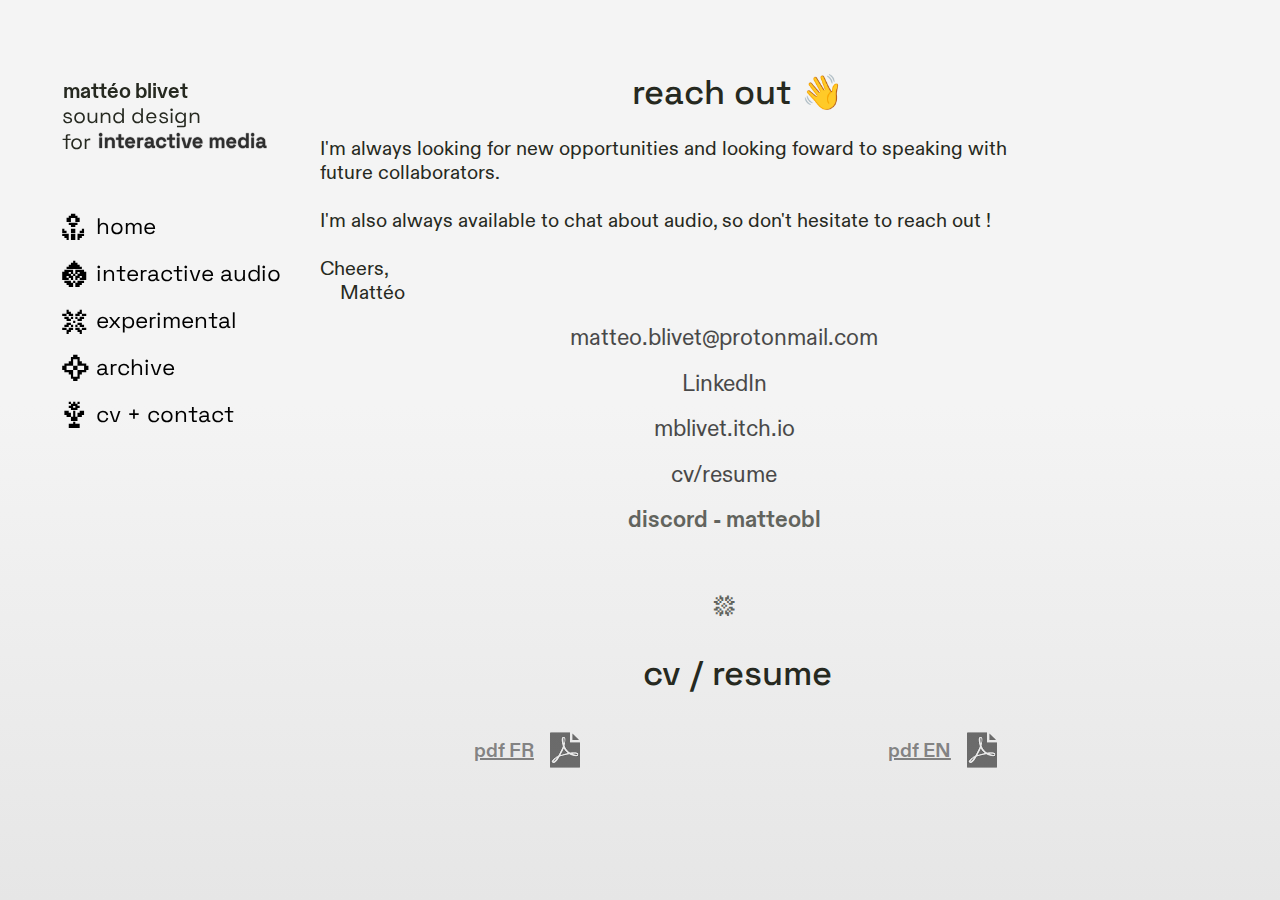
<file: contact/index.html>
<!doctype html>
<html lang="en">
  <head>
    <link
      rel="stylesheet"
      type="text/css"
      href="/assets/static/app_generated_index-6937cd5a.D4edb9Pq.css"
    />
    <meta charset="UTF-8" />
    <meta name="viewport" content="width=device-width,initial-scale=1" />
    <meta property="og:url" content="https://url/contact" />
    <title>Mattéo Blivet - Sound Designer</title>
    <meta property="og:title" content="Mattéo Blivet - Sound Designer " />
    <meta
      name="description"
      content="Interactive Audio - Game Audio - Portfolio"
    />
    <meta
      property="og:description"
      content="Interactive Audio - Game Audio - Portfolio"
    />
    <meta property="og:type" content="website" />
    <meta property="og:site_name" content="Mattéo Blivet Sound Design" />
    <meta property="og:image" content="https://i.imgur.com/1kOYAMc.png" />
    <link rel="icon" href="favicon_bAwOUQyCBMegUYsrDhdEP.ico" />
    <link
      rel="preload"
      href="/assets/ABC_Diatype_regular_hQVH7VmM9-RjcLIqR45QI.ttf"
      as="font"
      crossorigin="anonymous"
    />
    <link
      rel="preload"
      href="/assets/SpaceGrotesk-Light_0hBZlSs9I3I4-th2MwMlE.ttf"
      as="font"
      crossorigin="anonymous"
    />
    <link
      rel="preload"
      href="/assets/PixelifySans-Medium_vGZcVmT6z0B2LM_RwAklZ.ttf"
      as="font"
      crossorigin="anonymous"
    />
    <link
      rel="preload"
      href="/assets/SpaceGrotesk-Bold_ikZ5b9xJrJ7U5eKg_QcHq.ttf"
      as="font"
      crossorigin="anonymous"
    />
    <link
      rel="preload"
      href="/assets/SpaceGrotesk-Regular_asrDmy-qRF4GYukiGmZIM.ttf"
      as="font"
      crossorigin="anonymous"
    />
    <link
      rel="preload"
      href="/assets/ABC_Diatype_B1MtA19YOQqsNKIdxEoVT.ttf"
      as="font"
      crossorigin="anonymous"
    />
    <link
      rel="preload"
      href="/assets/Yarndings12-Regular_mvLmD72oYenixuUfKvgCg.ttf"
      as="font"
      crossorigin="anonymous"
    />
    <link
      rel="preload"
      href="/assets/Sixtyfour-Regular_yv8Bf4EVI9RDD4wJE0KZr.ttf"
      as="font"
      crossorigin="anonymous"
    />
    <link
      rel="preload"
      href="/assets/SpaceGrotesk-Medium_I_3gsCEiCeLFz5DyWUa21.ttf"
      as="font"
      crossorigin="anonymous"
    />
    <link
      rel="preload"
      href="/assets/SpaceGrotesk-SemiBold_nSr7NjXnkLh0CXUDDTMuZ.ttf"
      as="font"
      crossorigin="anonymous"
    />
    <script type="application/ld+json">
      {
        "@context": "https://schema.org",
        "@type": "WebSite",
        "name": "Mattéo Blivet Sound Design",
        "url": "https://url"
      }
    </script>
  </head>
  <body
    class="w-body c1xddcog ctp9h14 c4vgeme c14msk98 cf2lr02 cbh185z cq8ur78 c195030q c1xd8dmr c1alskq2 c1mkyt2q cuxgm1 cy7x6bf c1fmqyw8 c13of873 c15d82td ct440u cuafp1c cujfnvk cww0q0m c1jy0wo1 ctp8dni c5yamqm c1l1qmi"
  >
    <div style="display: contents">
      <div style="display: contents">
        <nav
          sidepanel=""
          class="w-box ctp9h14 cyo4w8n cq8ur78 c2kb4f6 c1hxwmct c5m8sga c1d6ejb0 cjjqv24 cc92mnx c30ps4w cb5zu3n c1k7ed68 c15r918s c6q8lj0 c1em8gqb ch1prxd c138997a cneks0d cc1mz7k c1ww4mor c1xllx52 c2ugxv2 c1ea2f17 cww0q0m crhl8kx cuafp1c c11562o c13rdzpx cdncbk0 ceoag87 c1srbgsi crfwqt5 ceyfrsy c1689yqi cnze90a"
        >
          <div
            class="w-box cwyequi cruul9m c1w03dsl c1xs1a49 c1jug9f c2ugxv2 cs2y4ek"
          >
            <div
              class="w-text csqds0h cu7v3a9 c74leii co5lfk7 ckl8op3 c1u3j1vc c12srflz c18m19vo"
            >
              mattéo blivet<br />
            </div>
            <div class="w-box cww0q0m c15d82td">
              <div
                class="w-text cdji4oq cu7v3a9 co5lfk7 cw2x5cw cblrwri cjuiyck cp0xlv5 cvm6vbn cgpf9f8 c1u3j1vc c12srflz cpod2d7"
              >
                sound design <br />for
              </div>
              <img
                alt=""
                width="606"
                height="59"
                src="/assets/TEST_Guah52MapXvpTUO5xKQoc.png"
                class="w-image c1lj7aus c1r5j0nd c1edi692 c140syfy c121mpmp cyo8qqq c1o5hx9z cjmf51u c7vismh c6esfgr c318mpr c1nx49jv"
                sizes="100vw"
                srcset="
                  /assets/TEST_Guah52MapXvpTUO5xKQoc.png   16w,
                  /assets/TEST_Guah52MapXvpTUO5xKQoc.png   32w,
                  /assets/TEST_Guah52MapXvpTUO5xKQoc.png   48w,
                  /assets/TEST_Guah52MapXvpTUO5xKQoc.png   64w,
                  /assets/TEST_Guah52MapXvpTUO5xKQoc.png   96w,
                  /assets/TEST_Guah52MapXvpTUO5xKQoc.png  128w,
                  /assets/TEST_Guah52MapXvpTUO5xKQoc.png  256w,
                  /assets/TEST_Guah52MapXvpTUO5xKQoc.png  384w,
                  /assets/TEST_Guah52MapXvpTUO5xKQoc.png  640w,
                  /assets/TEST_Guah52MapXvpTUO5xKQoc.png  750w,
                  /assets/TEST_Guah52MapXvpTUO5xKQoc.png  828w,
                  /assets/TEST_Guah52MapXvpTUO5xKQoc.png 1080w,
                  /assets/TEST_Guah52MapXvpTUO5xKQoc.png 1200w,
                  /assets/TEST_Guah52MapXvpTUO5xKQoc.png 1920w
                "
                decoding="async"
                loading="lazy"
              />
            </div>
          </div>
          <div
            class="w-box c2kb4f6 clx6s6f cs4fkh9 c1duejjq cww0q0m c11562o crhl8kx cuafp1c c1k9ynxv c4mojb4 ca16mvd c11aaedd cjuiyck c1h44j8c cy7x6bf c1fmqyw8 c1wbduu5 cxk144s c1163nge c1wvnzb8 c1dyvy81"
          >
            <div class="w-box ctp9h14 cyo4w8n c14233u2">
              <div
                class="w-text cygr78z criz7tz c5zmpj4 clxro5v c1ynfzkb c1kq4jgo c181fjuv cjftp5n csmd8j5 ch1nqdq cka6r3w"
              >
                <a
                  href="/#home-top"
                  class="w-rich-text-link criz7tz c1ycxa9m cjri9cv c1gdu1od c17mzp6o c6esfgr c318mpr c1tsu0g2 c7hzdvk c162rll4"
                  >f</a
                ><br />
              </div>
              <a
                href="/#home-top"
                class="w-link ctyil8b csmd8j5 cerbko1 cpf162f ch1nqdq cka6r3w c192dgmo c1p4t048 c7844bh cfa483e cdaxbvj criz7tz cdji4oq cjri9cv c1gdu1od c17mzp6o c6esfgr c318mpr c181fjuv c7hzdvk c1tsu0g2 cj1gh28 clzwq8a"
                >home<br
              /></a>
            </div>
            <div class="w-box ctp9h14 cyo4w8n c14233u2 c1rl29zg cjxzq5h">
              <div
                class="w-text cka6r3w cjftp5n csmd8j5 ch1nqdq cqfsnoz criz7tz c5zmpj4 clxro5v c1kq4jgo c1ynfzkb cygr78z c181fjuv"
              >
                <a
                  href="/design-reel#reel-top"
                  class="w-rich-text-link criz7tz c1ycxa9m cjri9cv c1gdu1od c17mzp6o c6esfgr c318mpr c1tsu0g2 c7hzdvk cpwrxx6"
                  >i</a
                >
              </div>
              <a
                href="/design-reel#reel-top"
                class="w-link ctyil8b cerbko1 csmd8j5 ch1nqdq c192dgmo cka6r3w c1p4t048 c7844bh cfa483e criz7tz cdji4oq c1ycxa9m cjri9cv c1gdu1od c17mzp6o c6esfgr c318mpr c181fjuv c7hzdvk c1tsu0g2 clzwq8a"
                >design reel<br
              /></a>
            </div>
            <div class="w-box ctp9h14 cyo4w8n c14233u2">
              <div
                class="w-text cka6r3w cjftp5n csmd8j5 ch1nqdq cqfsnoz criz7tz c5zmpj4 clxro5v c1kq4jgo c1ynfzkb cygr78z c181fjuv"
              >
                <a
                  href="/interactive-audio#interactive-audio-top"
                  class="w-rich-text-link criz7tz c1ycxa9m cjri9cv c1gdu1od c17mzp6o c6esfgr c318mpr c1tsu0g2 c7hzdvk c162rll4"
                  >h</a
                >
              </div>
              <a
                href="/interactive-audio#interactive-audio-top"
                class="w-link c1p4t048 c7844bh cfa483e criz7tz cdji4oq cjri9cv c1gdu1od c17mzp6o c6esfgr c318mpr c181fjuv c1tsu0g2 c7hzdvk csmd8j5 cerbko1 ch1nqdq cka6r3w c192dgmo clzwq8a"
                >interactive audio<br
              /></a>
            </div>
            <div class="w-box ctp9h14 cyo4w8n c14233u2">
              <div
                class="w-text cka6r3w cjftp5n csmd8j5 ch1nqdq cqfsnoz c5zmpj4 criz7tz clxro5v c1kq4jgo c1ynfzkb cygr78z c181fjuv"
              >
                <a
                  href="/experimental#experiments-top"
                  class="w-rich-text-link criz7tz c1ycxa9m cjri9cv c1gdu1od c17mzp6o c6esfgr c318mpr c1tsu0g2 c7hzdvk cpwrxx6"
                  >j</a
                >
              </div>
              <a
                href="/experimental#experiments-top"
                class="w-link c1p4t048 c7844bh cfa483e criz7tz cdji4oq cjri9cv c1gdu1od c17mzp6o c6esfgr c318mpr c181fjuv c1tsu0g2 c7hzdvk cerbko1 csmd8j5 ch1nqdq cka6r3w c192dgmo clzwq8a"
                >experimental</a
              >
            </div>
            <div class="w-box ctp9h14 cyo4w8n c14233u2">
              <div
                class="w-text cka6r3w cjftp5n csmd8j5 ch1nqdq cqfsnoz c5zmpj4 criz7tz clxro5v c1ynfzkb c1kq4jgo cygr78z c181fjuv"
              >
                <a
                  href="/archive#archive-top"
                  class="w-rich-text-link criz7tz c1ycxa9m cjri9cv c1gdu1od c17mzp6o c6esfgr c318mpr c1tsu0g2 c7hzdvk cpwrxx6"
                  >X</a
                >
              </div>
              <a
                href="/archive#archive-top"
                class="w-link c1p4t048 c7844bh cfa483e criz7tz cdji4oq cjri9cv c1gdu1od c17mzp6o c6esfgr c318mpr c181fjuv c1tsu0g2 c7hzdvk cerbko1 csmd8j5 ch1nqdq cka6r3w c192dgmo clzwq8a"
                >archive</a
              >
            </div>
            <div class="w-box ctp9h14 cyo4w8n c14233u2 cjxzq5h">
              <div
                class="w-text cka6r3w cjftp5n csmd8j5 ch1nqdq cqfsnoz c5zmpj4 criz7tz clxro5v c1kq4jgo c1ynfzkb cygr78z c181fjuv"
              >
                <a
                  class="w-rich-text-link criz7tz c1ycxa9m cjri9cv c1gdu1od c17mzp6o c6esfgr c318mpr c1tsu0g2 c7hzdvk cpwrxx6"
                  href="#"
                  >U</a
                >
              </div>
              <a
                class="w-link c1p4t048 c7844bh cfa483e criz7tz cdji4oq cjri9cv c1gdu1od c17mzp6o c6esfgr c318mpr c181fjuv c1tsu0g2 c7hzdvk cerbko1 csmd8j5 ch1nqdq cka6r3w c192dgmo clzwq8a"
                href="#"
                >news <br
              /></a>
            </div>
            <div class="w-box ctp9h14 cyo4w8n c14233u2 cjxzq5h">
              <div
                class="w-text cka6r3w cjftp5n csmd8j5 ch1nqdq cqfsnoz criz7tz c5zmpj4 clxro5v c1kq4jgo c1ynfzkb cygr78z c181fjuv"
              >
                <a
                  href="/cv#cv-top"
                  class="w-rich-text-link criz7tz c1ycxa9m cjri9cv c1gdu1od c17mzp6o c6esfgr c318mpr c1tsu0g2 c7hzdvk cpwrxx6"
                  >m</a
                >
              </div>
              <a
                href="/cv#cv-top"
                class="w-link c1p4t048 c7844bh cfa483e criz7tz cdji4oq cn9vtrn c1c3g2iv c1jknq1a c1jy55hb cjri9cv c1gdu1od c17mzp6o c6esfgr c318mpr c1ncysaq c1ay71bx csdw30s ct3edk c3sj9n2 c1lhyh8z ckngmlx c181fjuv c1tsu0g2 c7hzdvk csmd8j5 cerbko1 ch1nqdq cka6r3w c192dgmo clzwq8a"
                >cv</a
              >
            </div>
            <div class="w-box ctp9h14 cyo4w8n c14233u2">
              <div
                class="w-text cka6r3w cjftp5n csmd8j5 ch1nqdq cqfsnoz criz7tz c5zmpj4 clxro5v c1kq4jgo c1ynfzkb cygr78z c181fjuv"
              >
                <a
                  href="/contact"
                  class="w-rich-text-link criz7tz c1ycxa9m cjri9cv c1gdu1od c17mzp6o c6esfgr c318mpr c1tsu0g2 c7hzdvk c162rll4"
                  >g</a
                ><br />
              </div>
              <a
                href="/contact"
                class="w-link c1p4t048 c7844bh cfa483e criz7tz cdji4oq cjri9cv c1gdu1od c17mzp6o c6esfgr c318mpr c181fjuv c1tsu0g2 c7hzdvk cerbko1 csmd8j5 ch1nqdq cka6r3w c192dgmo clzwq8a"
                >cv + contact<br
              /></a>
            </div>
          </div>
        </nav>
      </div>
    </div>
    <div style="display: contents">
      <div style="display: contents">
        <div
          class="w-box c1ulsmge cwg06rr c1ww4mor cutm69r cy7x6bf c1alskq2 cxk144s c1vfqa72 c1fmqyw8 ctx1pxe czabype c14uull6 c1hbz7gp ci0jvno c1r6r48m cyv90rc cazpxx4 c1kz4v6h c8jq4z3 cwjssem c1uykhls cyf33y c1i9k2e9 c14idrba cjxzq5h"
        >
          <button
            type="button"
            class="w-button c4gl9wd c811us5 cyo4w8n c14233u2 cwnzht0 css3ldi c1wcmwou c1nl44hn cr1kirm c1k1885n ccpc035 chqgfrt c1ewn4s1 c16d9r8q c1lvr0pa c1r53qb0 cdi3nx4 c1gp370z c1fbjllw c1p2hg57 csldba5 c1lw4qfc crxop64 c1p4bkjg c3nvflu c14wkyx3 c18mt2zl cvmfbzj civlob5 cjsla7u c8bwva5 c1b3t8zz c1bkuy5f czg96ep c1yy58c9 c14mvvlf cm9khd2 c1snnws3 c1yipte0 c1lhjvbj c1iujmbi c1666vi5 cgoir3d cwuxw4v c1l24s2w czz0a39 cax1b1o c1af49sz c1d9hryv cy5aam4 cjxzq5h c596739 ck6g04z ce5z3p7 c159t225 c7ce3yj c94kxw9 c9pojt6 czabype cn2gmvu c1alskq2 c1mkyt2q"
            aria-haspopup="dialog"
            aria-expanded="false"
            aria-controls="radix-:R1a:"
            data-state="closed"
          >
            <div
              class="w-html-embed cjxzq5h csmd8j5 ck6g04z ce5z3p7 c159t225 c7ce3yj c94kxw9 csla4rv ctyil8b"
            >
              <svg
                xmlns="http://www.w3.org/2000/svg"
                viewBox="0 0 22 22"
                fill="currentColor"
                width="100%"
                height="100%"
                style="display: block"
              >
                <path
                  fill-rule="evenodd"
                  d="M2 5.998a.75.75 0 0 1 .75-.75h16.5a.75.75 0 0 1 0 1.5H2.75a.75.75 0 0 1-.75-.75Zm0 5.5a.75.75 0 0 1 .75-.75h16.5a.75.75 0 0 1 0 1.5H2.75a.75.75 0 0 1-.75-.75Zm0 5.5a.75.75 0 0 1 .75-.75h16.5a.75.75 0 0 1 0 1.5H2.75a.75.75 0 0 1-.75-.75Z"
                  clip-rule="evenodd"
                />
              </svg>
            </div>
          </button>
          <div
            class="w-box c2kb4f6 c1v8vykj c1xe91ui c1loz8e cc1mz7k cueovwi cneau3f ciqk0km"
          >
            <div
              class="w-text cb9chr9 c1k3xmz9 c16oru52 cerbko1 csmd8j5 cuuiilq c1hbz7gp"
            >
              <br />sound design for
              <b class="w-bold-text">interactive media</b>
            </div>
          </div>
          <div
            class="w-text cygr78z c1k3xmz9 c1emnuuu c1ivf8fv c1kckbb8 cz1shjo c2kb4f6 c2fuhb9 ct4tq06 c169ftoc c1loz8e cc1mz7k c1ww4mor c3d15lm c6cno37 cy7x6bf c1alskq2 cxk144s ce6f7c1 czc01wh c1iivbrb csmd8j5 cx4y3je cbkrzzz czabype ciqk0km cwjssem c1uykhls cyf33y c1i9k2e9 c15wbylw c4j324r c1wmdhn"
          >
            mattéo blivet<br />
          </div>
        </div>
      </div>
    </div>
    <div style="display: block"></div>
    <div
      class="w-box c1jnwoyv crd5dcr c12rsoqk ctp9h14 c1nic720 c1it1ds6 c14ebyx8 c1h4ehoo c1ulsmge cwg06rr c1ww4mor cxk144s c1fmqyw8 c13of873 c1alskq2 ckblr1j c1usyyq3 c11562o ct440u cwlpnrd cww0q0m c1xllx52 c2ugxv2 c1ea2f17 cyf93j4 cdncbk0 c4mojb4 cannqzc clkk04r c1pwu3b6 c191zqbz c4676qq c1bpowgi c5yamqm c1jy0wo1 ctp8dni"
    >
      <section
        id="contact-top"
        class="w-box c1ea2f17 c1xllx52 c2ugxv2 clic7ak cww0q0m c1k4bsy8 crhl8kx cuafp1c c1h2iuox c11562o cjri9cv c1gdu1od c17mzp6o c6esfgr c318mpr c1ulsmge c1163nge c12g562d ce6f7c1 czc01wh c1syfkmr cdeyzfn clx6s6f cs4fkh9 c1hmpiyc ctp9h14 cu2i3ea cq8ur78 c5m8sga"
      >
        <h1
          class="w-heading cdji4oq co5lfk7 csqz667 c1kw72hx c13r11cp c15u2jmj cqrobtk c18yscoq cerbko1 cfx0hlu c18m19vo"
        >
          reach out 👋
        </h1>
        <p
          class="w-paragraph c5yamqm cjyibm5 c1jy0wo1 ctp8dni c15u2jmj c1jug9f c1d22syv cmelukr co5lfk7 c26jly5 c1ftf5dc cjuiyck c1jn2oar csqds0h c456bak c1u3j1vc c1am99gf c12srflz c12853bw csmd8j5 cfmdy7s c1yjsga3 c4j324r cx4y3je cl2sl7b c1aajtco c1clsnp3 c1u4xpk4 c1wv6i3x c18m19vo"
        >
          I&#x27;m always looking for new opportunities and looking foward to
          speaking with future collaborators.<br /><br />I&#x27;m also always
          available to chat about audio, so don&#x27;t hesitate to reach out
          !<br /><br />Cheers,<br />    Mattéo
        </p>
        <div
          class="w-box ctp9h14 c5m8sga cyo4w8n cq8ur78 ctxtfkb c1o5h2gs c1iivbrb ch1nqdq c1alskq2 cxk144s c15u2jmj ct440u cwlpnrd cmelukr c4mojb4"
        >
          <p
            class="w-paragraph c5yamqm cjyibm5 c1jy0wo1 ctp8dni c15u2jmj c1jug9f c1d22syv cmelukr co5lfk7 cww0q0m c10f83ms cjuiyck c1jn2oar csqds0h c456bak c1tiwu0m ct440u cwlpnrd c1u3j1vc c1am99gf c12srflz cmmu4g5 csmd8j5 c1n7zr8c c5mw28f c4j324r c192dgmo cx4y3je c1aajtco c1clsnp3 cvglby9 c1kcrxgr c18m19vo ctp9h14 cyo4w8n c14233u2 c15t245c c12bodpo"
          >
            <span class="w-text"
              ><a
                href="mailto:matteo.blivet@protonmail.com"
                target="_blank"
                class="w-rich-text-link c18m19vo c1p4t048 c12853bw c192dgmo c2dgt24 clg8g3x c1alwt0c c1dlx5qd c1mbpb9i c1uuvo4o c17zz6uv c3rtuff c1ww1106 cwxvoxg c19ic608"
                >matteo.blivet@protonmail.com</a
              ></span
            >
          </p>
          <p
            class="w-paragraph c5yamqm cjyibm5 c1jy0wo1 ctp8dni c1ea2f17 c1jug9f c1d22syv cmelukr co5lfk7 cww0q0m c10f83ms cjuiyck c1jn2oar csqds0h c456bak c1tiwu0m c1u3j1vc c1am99gf c12srflz cmmu4g5 csmd8j5 c1n7zr8c c5mw28f c4j324r c192dgmo cx4y3je c1aajtco c1clsnp3 cvglby9 c1kcrxgr c18m19vo ctp9h14 cyo4w8n c14233u2 c15t245c c12bodpo"
          >
            <span class="w-text"
              ><a
                href="https://www.linkedin.com/in/mblivet/"
                target="_blank"
                class="w-rich-text-link c18m19vo c1p4t048 c12853bw c192dgmo c2dgt24 cx4y3je clg8g3x cjri9cv c1gdu1od c17mzp6o c6esfgr c318mpr c3rtuff c1ww1106 cwxvoxg c19ic608"
                >LinkedIn</a
              ></span
            >
          </p>
          <p
            class="w-paragraph c5yamqm cjyibm5 c1jy0wo1 ctp8dni c1ea2f17 c1jug9f c1d22syv cmelukr co5lfk7 cww0q0m c10f83ms cjuiyck c1jn2oar csqds0h c456bak c1tiwu0m c1u3j1vc c1am99gf c12srflz cmmu4g5 csmd8j5 c1n7zr8c c5mw28f c4j324r c192dgmo cx4y3je c1aajtco c1clsnp3 cvglby9 c1kcrxgr c18m19vo ctp9h14 cyo4w8n c14233u2 c15t245c c12bodpo"
          >
            <a
              href="https://mblivet.itch.io/"
              target="_blank"
              class="w-rich-text-link c1p4t048 c18m19vo c12853bw c192dgmo c2dgt24 clg8g3x cjri9cv c1gdu1od c17mzp6o c6esfgr c318mpr c3rtuff c1ww1106 cwxvoxg c19ic608"
              >mblivet.itch.io</a
            >
          </p>
          <p
            class="w-paragraph c5yamqm cjyibm5 c1jy0wo1 ctp8dni c1ea2f17 c1jug9f c1d22syv cmelukr criz7tz cww0q0m c10f83ms cjuiyck c1jn2oar csqds0h c456bak c1tiwu0m c1rj28s6 c1u3j1vc c1am99gf c12srflz cmmu4g5 csmd8j5 c1n7zr8c c5mw28f c4j324r c192dgmo cx4y3je c1aajtco c1clsnp3 cvglby9 c1kcrxgr c18m19vo ctp9h14 cyo4w8n c14233u2 c15t245c c12bodpo"
          >
            <span class="w-text"
              ><a
                target="_self"
                href="/cv"
                prefetch="intent"
                class="w-link c18m19vo c1p4t048 clg8g3x cjri9cv c1gdu1od c17mzp6o c6esfgr c318mpr c3rtuff c1ww1106 cwxvoxg c19ic608 c12853bw c192dgmo c2dgt24"
                >cv/resume</a
              ></span
            >
          </p>
          <p
            class="w-paragraph c5yamqm cjyibm5 c1jy0wo1 ctp8dni c1ea2f17 c1jug9f c1d22syv cmelukr co5lfk7 cww0q0m c3rtuff cjuiyck c1jn2oar csqds0h c74leii c1tiwu0m clg8g3x cjri9cv c1gdu1od c17mzp6o c6esfgr c318mpr c1u3j1vc c1am99gf c12srflz c12853bw csmd8j5 c1n7zr8c c5mw28f c4j324r c192dgmo cx4y3je c2dgt24 c1aajtco c1clsnp3 cvglby9 c1kcrxgr c18m19vo ctp9h14 cyo4w8n c14233u2 c15t245c c12bodpo cwxvoxg cqcd4px"
          >
            discord - matteobl
          </p>
          <p
            class="w-paragraph c5yamqm cjyibm5 c1jy0wo1 ctp8dni c1ea2f17 c1jug9f c1d22syv cio65hq co5lfk7 cww0q0m c19654k3 cjuiyck c1jn2oar c5zmpj4 c456bak c1tiwu0m clg8g3x cjri9cv c1gdu1od c17mzp6o c6esfgr c318mpr c1u3j1vc c1am99gf c12srflz c12853bw csmd8j5 c1n7zr8c c5mw28f c4j324r c192dgmo cjftp5n c2lhkli cneks0d c1aajtco c1clsnp3 cvglby9 cnz76h4 c18m19vo ctp9h14 cyo4w8n c14233u2 c15t245c c12bodpo cf5ym1r cqcd4px csdniq5 c1jwjws cipd1zi cpcqf1h"
          >
            i
          </p>
        </div>
        <div
          class="w-box c1ea2f17 c1xllx52 c2ugxv2 clic7ak cww0q0m c1k4bsy8 crhl8kx cuafp1c cfyru7s c11562o c1ulsmge c1163nge c15k7cic c1syfkmr cdeyzfn clx6s6f cs4fkh9 c1hmpiyc ctp9h14 cu2i3ea cq8ur78 c5m8sga"
        >
          <h1
            class="w-heading cdji4oq co5lfk7 csqz667 c1kw72hx c13r11cp c15u2jmj cmelukr c5k01ln clic7ak cqrobtk c18yscoq cerbko1 cfx0hlu c18m19vo"
          >
            cv / resume
          </h1>
          <div
            class="w-box cww0q0m c15d82td ct440u cwlpnrd c15u2jmj c6u4nj5 cpwyvpa c7zz76x cy7x6bf c1alskq2 c1mkyt2q c6h976j c1ulsmge ctx1pxe c1mxyenb c6duypc c1o6gok"
          >
            <div class="w-box cy7x6bf c1fmqyw8 cd0760m">
              <a
                href="https://drive.google.com/drive/folders/1G4ELD41p5_MnyWhOjdvg3d5lunkNfOT0?usp=sharing"
                target="_blank"
                prefetch="none"
                class="w-link cz4n1r1 c6l0zz2 cjri9cv c8ldt8s c17mzp6o c6esfgr c318mpr c1akg965 cww0q0m c1jug9f c1d22syv c1ea2f17 c1iem551 c14bjhlt c1ww1106 cdm21lf c12853bw cl2sl7b c1p4oll9 c1alskq2 c1mkyt2q c1fmqyw8 csmd8j5 c18yscoq"
                ><img
                  alt=""
                  width="512"
                  height="512"
                  src="/assets/Adobe_PDF_icon_C9_K_jC_h_tVHLCjdzSt_.svg"
                  class="w-image ch5wg83 criz7tz c19oxurk cf586ua c16qtyu6 coqncd8 cjri9cv c8ldt8s c17mzp6o c6esfgr c318mpr c1kyduii cwxvoxg c1heqok4 ckwcl3b"
                  sizes="100vw"
                  srcset="
                    /assets/Adobe_PDF_icon_C9_K_jC_h_tVHLCjdzSt_.svg   16w,
                    /assets/Adobe_PDF_icon_C9_K_jC_h_tVHLCjdzSt_.svg   32w,
                    /assets/Adobe_PDF_icon_C9_K_jC_h_tVHLCjdzSt_.svg   48w,
                    /assets/Adobe_PDF_icon_C9_K_jC_h_tVHLCjdzSt_.svg   64w,
                    /assets/Adobe_PDF_icon_C9_K_jC_h_tVHLCjdzSt_.svg   96w,
                    /assets/Adobe_PDF_icon_C9_K_jC_h_tVHLCjdzSt_.svg  128w,
                    /assets/Adobe_PDF_icon_C9_K_jC_h_tVHLCjdzSt_.svg  256w,
                    /assets/Adobe_PDF_icon_C9_K_jC_h_tVHLCjdzSt_.svg  384w,
                    /assets/Adobe_PDF_icon_C9_K_jC_h_tVHLCjdzSt_.svg  640w,
                    /assets/Adobe_PDF_icon_C9_K_jC_h_tVHLCjdzSt_.svg  750w,
                    /assets/Adobe_PDF_icon_C9_K_jC_h_tVHLCjdzSt_.svg  828w,
                    /assets/Adobe_PDF_icon_C9_K_jC_h_tVHLCjdzSt_.svg 1080w
                  "
                  decoding="async"
                  loading="lazy"
                /><span
                  class="w-text c1ftf5dc c15u2jmj csqds0h c74leii cx4y3je c192dgmo"
                  >pdf FR</span
                ></a
              >
            </div>
            <div class="w-box cy7x6bf c1fmqyw8 cd0760m">
              <a
                href=""
                target="_blank"
                prefetch="none"
                class="w-link cz4n1r1 c6l0zz2 cjri9cv c8ldt8s c17mzp6o c6esfgr c318mpr c1akg965 cww0q0m c1jug9f c1d22syv c1ea2f17 c1iem551 c14bjhlt c1ww1106 cdm21lf c12853bw cl2sl7b c1p4oll9 c1alskq2 c1mkyt2q c1fmqyw8 csmd8j5 c18yscoq"
                ><img
                  alt=""
                  width="512"
                  height="512"
                  src="/assets/Adobe_PDF_icon_C9_K_jC_h_tVHLCjdzSt_.svg"
                  class="w-image ch5wg83 criz7tz c19oxurk cf586ua c16qtyu6 coqncd8 cjri9cv c8ldt8s c17mzp6o c6esfgr c318mpr c1kyduii cwxvoxg c1heqok4 ckwcl3b"
                  sizes="100vw"
                  srcset="
                    /assets/Adobe_PDF_icon_C9_K_jC_h_tVHLCjdzSt_.svg   16w,
                    /assets/Adobe_PDF_icon_C9_K_jC_h_tVHLCjdzSt_.svg   32w,
                    /assets/Adobe_PDF_icon_C9_K_jC_h_tVHLCjdzSt_.svg   48w,
                    /assets/Adobe_PDF_icon_C9_K_jC_h_tVHLCjdzSt_.svg   64w,
                    /assets/Adobe_PDF_icon_C9_K_jC_h_tVHLCjdzSt_.svg   96w,
                    /assets/Adobe_PDF_icon_C9_K_jC_h_tVHLCjdzSt_.svg  128w,
                    /assets/Adobe_PDF_icon_C9_K_jC_h_tVHLCjdzSt_.svg  256w,
                    /assets/Adobe_PDF_icon_C9_K_jC_h_tVHLCjdzSt_.svg  384w,
                    /assets/Adobe_PDF_icon_C9_K_jC_h_tVHLCjdzSt_.svg  640w,
                    /assets/Adobe_PDF_icon_C9_K_jC_h_tVHLCjdzSt_.svg  750w,
                    /assets/Adobe_PDF_icon_C9_K_jC_h_tVHLCjdzSt_.svg  828w,
                    /assets/Adobe_PDF_icon_C9_K_jC_h_tVHLCjdzSt_.svg 1080w
                  "
                  decoding="async"
                  loading="lazy"
                /><span
                  class="w-text c1ftf5dc c15u2jmj csqds0h c74leii cx4y3je c192dgmo"
                  >pdf EN</span
                ></a
              >
            </div>
          </div>
        </div>
      </section>
    </div>
    <script id="vike_pageContext" type="application/json">
      {
        "abortReason": "!undefined",
        "_urlRewrite": null,
        "_urlRedirect": "!undefined",
        "abortStatusCode": "!undefined",
        "_abortCall": "!undefined",
        "_pageContextInitIsPassedToClient": "!undefined",
        "pageId": "/pages/contact",
        "routeParams": {},
        "data": {
          "url": "https://url/contact",
          "system": { "params": {}, "search": {}, "origin": "https://url" },
          "resources": {},
          "pageMeta": {
            "title": "Mattéo Blivet - Sound Designer ",
            "description": "Interactive Audio - Game Audio - Portfolio",
            "excludePageFromSearch": false,
            "language": "!undefined",
            "socialImageAssetName": "!undefined",
            "socialImageUrl": "https://i.imgur.com/1kOYAMc.png",
            "status": "!undefined",
            "redirect": "!undefined",
            "custom": []
          }
        }
      }
    </script>
    <script
      src="/assets/entries/entry-server-routing.Dsp44Rxw.js"
      type="module"
      async
    ></script>
    <link
      rel="modulepreload"
      href="/assets/entries/pages_contact.CR-O6Oi0.js"
      as="script"
      type="text/javascript"
    /><link
      rel="modulepreload"
      href="/assets/chunks/chunk-YcOrHCqa.js"
      as="script"
      type="text/javascript"
    />
  </body>
</html>
</file>
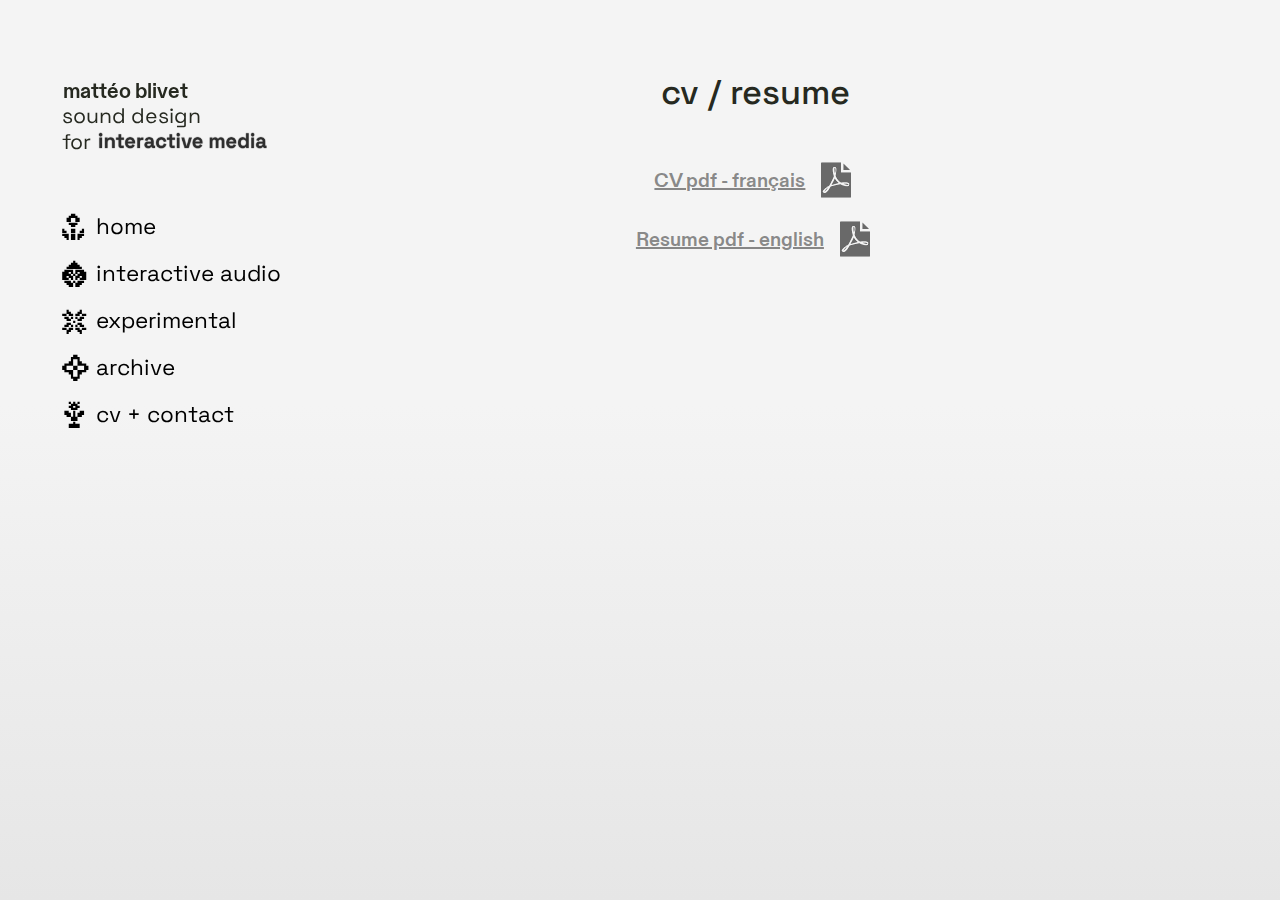
<file: cv/index.html>
<!doctype html>
<html lang="en">
  <head>
    <link
      rel="stylesheet"
      type="text/css"
      href="/assets/static/app_generated_index-6937cd5a.D4edb9Pq.css"
    />
    <meta charset="UTF-8" />
    <meta name="viewport" content="width=device-width,initial-scale=1" />
    <meta property="og:url" content="https://url/cv" />
    <title>Mattéo Blivet - Sound Designer</title>
    <meta property="og:title" content="Mattéo Blivet - Sound Designer " />
    <meta
      name="description"
      content="Interactive Audio - Game Audio - Portfolio"
    />
    <meta
      property="og:description"
      content="Interactive Audio - Game Audio - Portfolio"
    />
    <meta property="og:type" content="website" />
    <meta property="og:site_name" content="Mattéo Blivet Sound Design" />
    <meta property="og:image" content="https://i.imgur.com/1kOYAMc.png" />
    <link rel="icon" href="favicon_bAwOUQyCBMegUYsrDhdEP.ico" />
    <link
      rel="preload"
      href="/assets/ABC_Diatype_regular_hQVH7VmM9-RjcLIqR45QI.ttf"
      as="font"
      crossorigin="anonymous"
    />
    <link
      rel="preload"
      href="/assets/SpaceGrotesk-Light_0hBZlSs9I3I4-th2MwMlE.ttf"
      as="font"
      crossorigin="anonymous"
    />
    <link
      rel="preload"
      href="/assets/PixelifySans-Medium_vGZcVmT6z0B2LM_RwAklZ.ttf"
      as="font"
      crossorigin="anonymous"
    />
    <link
      rel="preload"
      href="/assets/SpaceGrotesk-Bold_ikZ5b9xJrJ7U5eKg_QcHq.ttf"
      as="font"
      crossorigin="anonymous"
    />
    <link
      rel="preload"
      href="/assets/SpaceGrotesk-Regular_asrDmy-qRF4GYukiGmZIM.ttf"
      as="font"
      crossorigin="anonymous"
    />
    <link
      rel="preload"
      href="/assets/ABC_Diatype_B1MtA19YOQqsNKIdxEoVT.ttf"
      as="font"
      crossorigin="anonymous"
    />
    <link
      rel="preload"
      href="/assets/Yarndings12-Regular_mvLmD72oYenixuUfKvgCg.ttf"
      as="font"
      crossorigin="anonymous"
    />
    <link
      rel="preload"
      href="/assets/Sixtyfour-Regular_yv8Bf4EVI9RDD4wJE0KZr.ttf"
      as="font"
      crossorigin="anonymous"
    />
    <link
      rel="preload"
      href="/assets/SpaceGrotesk-Medium_I_3gsCEiCeLFz5DyWUa21.ttf"
      as="font"
      crossorigin="anonymous"
    />
    <link
      rel="preload"
      href="/assets/SpaceGrotesk-SemiBold_nSr7NjXnkLh0CXUDDTMuZ.ttf"
      as="font"
      crossorigin="anonymous"
    />
    <script type="application/ld+json">
      {
        "@context": "https://schema.org",
        "@type": "WebSite",
        "name": "Mattéo Blivet Sound Design",
        "url": "https://url"
      }
    </script>
  </head>
  <body
    class="w-body c1xddcog ctp9h14 c4vgeme c14msk98 cf2lr02 cbh185z cq8ur78 c195030q c1xd8dmr c1alskq2 c1mkyt2q cuxgm1 cy7x6bf c1fmqyw8 c13of873 c15d82td ct440u cuafp1c cujfnvk cww0q0m c1jy0wo1 ctp8dni c5yamqm c1l1qmi"
  >
    <div style="display: contents">
      <div style="display: contents">
        <nav
          sidepanel=""
          class="w-box ctp9h14 cyo4w8n cq8ur78 c2kb4f6 c1hxwmct c5m8sga c1d6ejb0 cjjqv24 cc92mnx c30ps4w cb5zu3n c1k7ed68 c15r918s c6q8lj0 c1em8gqb ch1prxd c138997a cneks0d cc1mz7k c1ww4mor c1xllx52 c2ugxv2 c1ea2f17 cww0q0m crhl8kx cuafp1c c11562o c13rdzpx cdncbk0 ceoag87 c1srbgsi crfwqt5 ceyfrsy c1689yqi cnze90a"
        >
          <div
            class="w-box cwyequi cruul9m c1w03dsl c1xs1a49 c1jug9f c2ugxv2 cs2y4ek"
          >
            <div
              class="w-text csqds0h cu7v3a9 c74leii co5lfk7 ckl8op3 c1u3j1vc c12srflz c18m19vo"
            >
              mattéo blivet<br />
            </div>
            <div class="w-box cww0q0m c15d82td">
              <div
                class="w-text cdji4oq cu7v3a9 co5lfk7 cw2x5cw cblrwri cjuiyck cp0xlv5 cvm6vbn cgpf9f8 c1u3j1vc c12srflz cpod2d7"
              >
                sound design <br />for
              </div>
              <img
                alt=""
                width="606"
                height="59"
                src="/assets/TEST_Guah52MapXvpTUO5xKQoc.png"
                class="w-image c1lj7aus c1r5j0nd c1edi692 c140syfy c121mpmp cyo8qqq c1o5hx9z cjmf51u c7vismh c6esfgr c318mpr c1nx49jv"
                sizes="100vw"
                srcset="
                  /assets/TEST_Guah52MapXvpTUO5xKQoc.png   16w,
                  /assets/TEST_Guah52MapXvpTUO5xKQoc.png   32w,
                  /assets/TEST_Guah52MapXvpTUO5xKQoc.png   48w,
                  /assets/TEST_Guah52MapXvpTUO5xKQoc.png   64w,
                  /assets/TEST_Guah52MapXvpTUO5xKQoc.png   96w,
                  /assets/TEST_Guah52MapXvpTUO5xKQoc.png  128w,
                  /assets/TEST_Guah52MapXvpTUO5xKQoc.png  256w,
                  /assets/TEST_Guah52MapXvpTUO5xKQoc.png  384w,
                  /assets/TEST_Guah52MapXvpTUO5xKQoc.png  640w,
                  /assets/TEST_Guah52MapXvpTUO5xKQoc.png  750w,
                  /assets/TEST_Guah52MapXvpTUO5xKQoc.png  828w,
                  /assets/TEST_Guah52MapXvpTUO5xKQoc.png 1080w,
                  /assets/TEST_Guah52MapXvpTUO5xKQoc.png 1200w,
                  /assets/TEST_Guah52MapXvpTUO5xKQoc.png 1920w
                "
                decoding="async"
                loading="lazy"
              />
            </div>
          </div>
          <div
            class="w-box c2kb4f6 clx6s6f cs4fkh9 c1duejjq cww0q0m c11562o crhl8kx cuafp1c c1k9ynxv c4mojb4 ca16mvd c11aaedd cjuiyck c1h44j8c cy7x6bf c1fmqyw8 c1wbduu5 cxk144s c1163nge c1wvnzb8 c1dyvy81"
          >
            <div class="w-box ctp9h14 cyo4w8n c14233u2">
              <div
                class="w-text cygr78z criz7tz c5zmpj4 clxro5v c1ynfzkb c1kq4jgo c181fjuv cjftp5n csmd8j5 ch1nqdq cka6r3w"
              >
                <a
                  href="/#home-top"
                  class="w-rich-text-link criz7tz c1ycxa9m cjri9cv c1gdu1od c17mzp6o c6esfgr c318mpr c1tsu0g2 c7hzdvk c162rll4"
                  >f</a
                ><br />
              </div>
              <a
                href="/#home-top"
                class="w-link ctyil8b csmd8j5 cerbko1 cpf162f ch1nqdq cka6r3w c192dgmo c1p4t048 c7844bh cfa483e cdaxbvj criz7tz cdji4oq cjri9cv c1gdu1od c17mzp6o c6esfgr c318mpr c181fjuv c7hzdvk c1tsu0g2 cj1gh28 clzwq8a"
                >home<br
              /></a>
            </div>
            <div class="w-box ctp9h14 cyo4w8n c14233u2 c1rl29zg cjxzq5h">
              <div
                class="w-text cka6r3w cjftp5n csmd8j5 ch1nqdq cqfsnoz criz7tz c5zmpj4 clxro5v c1kq4jgo c1ynfzkb cygr78z c181fjuv"
              >
                <a
                  href="/design-reel#reel-top"
                  class="w-rich-text-link criz7tz c1ycxa9m cjri9cv c1gdu1od c17mzp6o c6esfgr c318mpr c1tsu0g2 c7hzdvk cpwrxx6"
                  >i</a
                >
              </div>
              <a
                href="/design-reel#reel-top"
                class="w-link ctyil8b cerbko1 csmd8j5 ch1nqdq c192dgmo cka6r3w c1p4t048 c7844bh cfa483e criz7tz cdji4oq c1ycxa9m cjri9cv c1gdu1od c17mzp6o c6esfgr c318mpr c181fjuv c7hzdvk c1tsu0g2 clzwq8a"
                >design reel<br
              /></a>
            </div>
            <div class="w-box ctp9h14 cyo4w8n c14233u2">
              <div
                class="w-text cka6r3w cjftp5n csmd8j5 ch1nqdq cqfsnoz criz7tz c5zmpj4 clxro5v c1kq4jgo c1ynfzkb cygr78z c181fjuv"
              >
                <a
                  href="/interactive-audio#interactive-audio-top"
                  class="w-rich-text-link criz7tz c1ycxa9m cjri9cv c1gdu1od c17mzp6o c6esfgr c318mpr c1tsu0g2 c7hzdvk c162rll4"
                  >h</a
                >
              </div>
              <a
                href="/interactive-audio#interactive-audio-top"
                class="w-link c1p4t048 c7844bh cfa483e criz7tz cdji4oq cjri9cv c1gdu1od c17mzp6o c6esfgr c318mpr c181fjuv c1tsu0g2 c7hzdvk csmd8j5 cerbko1 ch1nqdq cka6r3w c192dgmo clzwq8a"
                >interactive audio<br
              /></a>
            </div>
            <div class="w-box ctp9h14 cyo4w8n c14233u2">
              <div
                class="w-text cka6r3w cjftp5n csmd8j5 ch1nqdq cqfsnoz c5zmpj4 criz7tz clxro5v c1kq4jgo c1ynfzkb cygr78z c181fjuv"
              >
                <a
                  href="/experimental#experiments-top"
                  class="w-rich-text-link criz7tz c1ycxa9m cjri9cv c1gdu1od c17mzp6o c6esfgr c318mpr c1tsu0g2 c7hzdvk cpwrxx6"
                  >j</a
                >
              </div>
              <a
                href="/experimental#experiments-top"
                class="w-link c1p4t048 c7844bh cfa483e criz7tz cdji4oq cjri9cv c1gdu1od c17mzp6o c6esfgr c318mpr c181fjuv c1tsu0g2 c7hzdvk cerbko1 csmd8j5 ch1nqdq cka6r3w c192dgmo clzwq8a"
                >experimental</a
              >
            </div>
            <div class="w-box ctp9h14 cyo4w8n c14233u2">
              <div
                class="w-text cka6r3w cjftp5n csmd8j5 ch1nqdq cqfsnoz c5zmpj4 criz7tz clxro5v c1ynfzkb c1kq4jgo cygr78z c181fjuv"
              >
                <a
                  href="/archive#archive-top"
                  class="w-rich-text-link criz7tz c1ycxa9m cjri9cv c1gdu1od c17mzp6o c6esfgr c318mpr c1tsu0g2 c7hzdvk cpwrxx6"
                  >X</a
                >
              </div>
              <a
                href="/archive#archive-top"
                class="w-link c1p4t048 c7844bh cfa483e criz7tz cdji4oq cjri9cv c1gdu1od c17mzp6o c6esfgr c318mpr c181fjuv c1tsu0g2 c7hzdvk cerbko1 csmd8j5 ch1nqdq cka6r3w c192dgmo clzwq8a"
                >archive</a
              >
            </div>
            <div class="w-box ctp9h14 cyo4w8n c14233u2 cjxzq5h">
              <div
                class="w-text cka6r3w cjftp5n csmd8j5 ch1nqdq cqfsnoz c5zmpj4 criz7tz clxro5v c1kq4jgo c1ynfzkb cygr78z c181fjuv"
              >
                <a
                  class="w-rich-text-link criz7tz c1ycxa9m cjri9cv c1gdu1od c17mzp6o c6esfgr c318mpr c1tsu0g2 c7hzdvk cpwrxx6"
                  href="#"
                  >U</a
                >
              </div>
              <a
                class="w-link c1p4t048 c7844bh cfa483e criz7tz cdji4oq cjri9cv c1gdu1od c17mzp6o c6esfgr c318mpr c181fjuv c1tsu0g2 c7hzdvk cerbko1 csmd8j5 ch1nqdq cka6r3w c192dgmo clzwq8a"
                href="#"
                >news <br
              /></a>
            </div>
            <div class="w-box ctp9h14 cyo4w8n c14233u2 cjxzq5h">
              <div
                class="w-text cka6r3w cjftp5n csmd8j5 ch1nqdq cqfsnoz criz7tz c5zmpj4 clxro5v c1kq4jgo c1ynfzkb cygr78z c181fjuv"
              >
                <a
                  href="/cv#cv-top"
                  class="w-rich-text-link criz7tz c1ycxa9m cjri9cv c1gdu1od c17mzp6o c6esfgr c318mpr c1tsu0g2 c7hzdvk cpwrxx6"
                  >m</a
                >
              </div>
              <a
                href="/cv#cv-top"
                class="w-link c1p4t048 c7844bh cfa483e criz7tz cdji4oq cn9vtrn c1c3g2iv c1jknq1a c1jy55hb cjri9cv c1gdu1od c17mzp6o c6esfgr c318mpr c1ncysaq c1ay71bx csdw30s ct3edk c3sj9n2 c1lhyh8z ckngmlx c181fjuv c1tsu0g2 c7hzdvk csmd8j5 cerbko1 ch1nqdq cka6r3w c192dgmo clzwq8a"
                >cv</a
              >
            </div>
            <div class="w-box ctp9h14 cyo4w8n c14233u2">
              <div
                class="w-text cka6r3w cjftp5n csmd8j5 ch1nqdq cqfsnoz criz7tz c5zmpj4 clxro5v c1kq4jgo c1ynfzkb cygr78z c181fjuv"
              >
                <a
                  href="/contact"
                  class="w-rich-text-link criz7tz c1ycxa9m cjri9cv c1gdu1od c17mzp6o c6esfgr c318mpr c1tsu0g2 c7hzdvk c162rll4"
                  >g</a
                ><br />
              </div>
              <a
                href="/contact"
                class="w-link c1p4t048 c7844bh cfa483e criz7tz cdji4oq cjri9cv c1gdu1od c17mzp6o c6esfgr c318mpr c181fjuv c1tsu0g2 c7hzdvk cerbko1 csmd8j5 ch1nqdq cka6r3w c192dgmo clzwq8a"
                >cv + contact<br
              /></a>
            </div>
          </div>
        </nav>
      </div>
    </div>
    <div style="display: contents">
      <div style="display: contents">
        <div
          class="w-box c1ulsmge cwg06rr c1ww4mor cutm69r cy7x6bf c1alskq2 cxk144s c1vfqa72 c1fmqyw8 ctx1pxe czabype c14uull6 c1hbz7gp ci0jvno c1r6r48m cyv90rc cazpxx4 c1kz4v6h c8jq4z3 cwjssem c1uykhls cyf33y c1i9k2e9 c14idrba cjxzq5h"
        >
          <button
            type="button"
            class="w-button c4gl9wd c811us5 cyo4w8n c14233u2 cwnzht0 css3ldi c1wcmwou c1nl44hn cr1kirm c1k1885n ccpc035 chqgfrt c1ewn4s1 c16d9r8q c1lvr0pa c1r53qb0 cdi3nx4 c1gp370z c1fbjllw c1p2hg57 csldba5 c1lw4qfc crxop64 c1p4bkjg c3nvflu c14wkyx3 c18mt2zl cvmfbzj civlob5 cjsla7u c8bwva5 c1b3t8zz c1bkuy5f czg96ep c1yy58c9 c14mvvlf cm9khd2 c1snnws3 c1yipte0 c1lhjvbj c1iujmbi c1666vi5 cgoir3d cwuxw4v c1l24s2w czz0a39 cax1b1o c1af49sz c1d9hryv cy5aam4 cjxzq5h c596739 ck6g04z ce5z3p7 c159t225 c7ce3yj c94kxw9 c9pojt6 czabype cn2gmvu c1alskq2 c1mkyt2q"
            aria-haspopup="dialog"
            aria-expanded="false"
            aria-controls="radix-:R1a:"
            data-state="closed"
          >
            <div
              class="w-html-embed cjxzq5h csmd8j5 ck6g04z ce5z3p7 c159t225 c7ce3yj c94kxw9 csla4rv ctyil8b"
            >
              <svg
                xmlns="http://www.w3.org/2000/svg"
                viewBox="0 0 22 22"
                fill="currentColor"
                width="100%"
                height="100%"
                style="display: block"
              >
                <path
                  fill-rule="evenodd"
                  d="M2 5.998a.75.75 0 0 1 .75-.75h16.5a.75.75 0 0 1 0 1.5H2.75a.75.75 0 0 1-.75-.75Zm0 5.5a.75.75 0 0 1 .75-.75h16.5a.75.75 0 0 1 0 1.5H2.75a.75.75 0 0 1-.75-.75Zm0 5.5a.75.75 0 0 1 .75-.75h16.5a.75.75 0 0 1 0 1.5H2.75a.75.75 0 0 1-.75-.75Z"
                  clip-rule="evenodd"
                />
              </svg>
            </div>
          </button>
          <div
            class="w-box c2kb4f6 c1v8vykj c1xe91ui c1loz8e cc1mz7k cueovwi cneau3f ciqk0km"
          >
            <div
              class="w-text cb9chr9 c1k3xmz9 c16oru52 cerbko1 csmd8j5 cuuiilq c1hbz7gp"
            >
              <br />sound design for
              <b class="w-bold-text">interactive media</b>
            </div>
          </div>
          <div
            class="w-text cygr78z c1k3xmz9 c1emnuuu c1ivf8fv c1kckbb8 cz1shjo c2kb4f6 c2fuhb9 ct4tq06 c169ftoc c1loz8e cc1mz7k c1ww4mor c3d15lm c6cno37 cy7x6bf c1alskq2 cxk144s ce6f7c1 czc01wh c1iivbrb csmd8j5 cx4y3je cbkrzzz czabype ciqk0km cwjssem c1uykhls cyf33y c1i9k2e9 c15wbylw c4j324r c1wmdhn"
          >
            mattéo blivet<br />
          </div>
        </div>
      </div>
    </div>
    <div style="display: block"></div>
    <section
      id="cv-top"
      class="w-box c1jnwoyv crd5dcr c12rsoqk ctp9h14 c1nic720 c1it1ds6 c14ebyx8 c1h4ehoo c1ulsmge cwg06rr c1ww4mor cxk144s c1fmqyw8 c13of873 c1alskq2 ckblr1j c1usyyq3 c11562o ct440u cwlpnrd cww0q0m c1xllx52 c2ugxv2 c1ea2f17 cyf93j4 cdncbk0 c4mojb4 cannqzc clkk04r c1pwu3b6 c191zqbz c4676qq c1bpowgi c5yamqm c1jy0wo1 ctp8dni"
    >
      <div
        class="w-box c1ea2f17 c1xllx52 c2ugxv2 c1iyfi0b cww0q0m c1k4bsy8 crhl8kx cuafp1c c1h2iuox c11562o c1ulsmge c1163nge c2ll1gb c1syfkmr cdeyzfn clx6s6f cs4fkh9 c1hmpiyc ctp9h14 cu2i3ea cq8ur78 c5m8sga"
      >
        <h1
          class="w-heading cdji4oq co5lfk7 csqz667 c1kw72hx c13r11cp c15u2jmj cqrobtk c18yscoq cerbko1 cfx0hlu c18m19vo"
        >
          cv / resume
        </h1>
        <div
          class="w-box cww0q0m c11562o ct440u cwlpnrd c15u2jmj c177t7u5 c16k05j2 cy7x6bf c1alskq2 c1mkyt2q c1fmqyw8 c1ulsmge c5a2dti"
        >
          <div class="w-box cy7x6bf c1fmqyw8 cd0760m">
            <a
              href="https://drive.google.com/drive/folders/1G4ELD41p5_MnyWhOjdvg3d5lunkNfOT0?usp=sharing"
              target="_blank"
              prefetch="none"
              class="w-link cz4n1r1 c6l0zz2 cjri9cv c8ldt8s c17mzp6o c6esfgr c318mpr c1akg965 cww0q0m c1jug9f c1d22syv c1ea2f17 c1iem551 c14bjhlt c1ww1106 cdm21lf c12853bw cl2sl7b c1p4oll9 c1alskq2 c1mkyt2q c1fmqyw8 csmd8j5 c18yscoq"
              ><img
                alt=""
                width="512"
                height="512"
                src="/assets/Adobe_PDF_icon_C9_K_jC_h_tVHLCjdzSt_.svg"
                class="w-image ch5wg83 criz7tz c19oxurk cf586ua c16qtyu6 coqncd8 cjri9cv c8ldt8s c17mzp6o c6esfgr c318mpr c1kyduii cwxvoxg c1heqok4 ckwcl3b"
                sizes="100vw"
                srcset="
                  /assets/Adobe_PDF_icon_C9_K_jC_h_tVHLCjdzSt_.svg   16w,
                  /assets/Adobe_PDF_icon_C9_K_jC_h_tVHLCjdzSt_.svg   32w,
                  /assets/Adobe_PDF_icon_C9_K_jC_h_tVHLCjdzSt_.svg   48w,
                  /assets/Adobe_PDF_icon_C9_K_jC_h_tVHLCjdzSt_.svg   64w,
                  /assets/Adobe_PDF_icon_C9_K_jC_h_tVHLCjdzSt_.svg   96w,
                  /assets/Adobe_PDF_icon_C9_K_jC_h_tVHLCjdzSt_.svg  128w,
                  /assets/Adobe_PDF_icon_C9_K_jC_h_tVHLCjdzSt_.svg  256w,
                  /assets/Adobe_PDF_icon_C9_K_jC_h_tVHLCjdzSt_.svg  384w,
                  /assets/Adobe_PDF_icon_C9_K_jC_h_tVHLCjdzSt_.svg  640w,
                  /assets/Adobe_PDF_icon_C9_K_jC_h_tVHLCjdzSt_.svg  750w,
                  /assets/Adobe_PDF_icon_C9_K_jC_h_tVHLCjdzSt_.svg  828w,
                  /assets/Adobe_PDF_icon_C9_K_jC_h_tVHLCjdzSt_.svg 1080w
                "
                decoding="async"
                loading="lazy"
              /><span
                class="w-text c1ftf5dc c15u2jmj csqds0h c74leii cx4y3je cbkrzzz"
                >CV pdf - français</span
              ></a
            >
          </div>
          <div class="w-box c2lhkli">
            <a
              href="https://drive.google.com/drive/folders/1G4ELD41p5_MnyWhOjdvg3d5lunkNfOT0?usp=sharing"
              target="_blank"
              class="w-link cz4n1r1 c6l0zz2 cjri9cv c8ldt8s c17mzp6o c6esfgr c318mpr c1akg965 cww0q0m c1jug9f c1d22syv c1ea2f17 c1iem551 c14bjhlt c1ww1106 cdm21lf c12853bw cl2sl7b c1p4oll9 c1alskq2 c1mkyt2q c1fmqyw8 csmd8j5 c18yscoq"
              ><img
                alt=""
                width="512"
                height="512"
                src="/assets/Adobe_PDF_icon_C9_K_jC_h_tVHLCjdzSt_.svg"
                class="w-image ch5wg83 criz7tz c19oxurk cf586ua c16qtyu6 coqncd8 cjri9cv c8ldt8s c17mzp6o c6esfgr c318mpr c1kyduii cwxvoxg c1heqok4"
                sizes="100vw"
                srcset="
                  /assets/Adobe_PDF_icon_C9_K_jC_h_tVHLCjdzSt_.svg   16w,
                  /assets/Adobe_PDF_icon_C9_K_jC_h_tVHLCjdzSt_.svg   32w,
                  /assets/Adobe_PDF_icon_C9_K_jC_h_tVHLCjdzSt_.svg   48w,
                  /assets/Adobe_PDF_icon_C9_K_jC_h_tVHLCjdzSt_.svg   64w,
                  /assets/Adobe_PDF_icon_C9_K_jC_h_tVHLCjdzSt_.svg   96w,
                  /assets/Adobe_PDF_icon_C9_K_jC_h_tVHLCjdzSt_.svg  128w,
                  /assets/Adobe_PDF_icon_C9_K_jC_h_tVHLCjdzSt_.svg  256w,
                  /assets/Adobe_PDF_icon_C9_K_jC_h_tVHLCjdzSt_.svg  384w,
                  /assets/Adobe_PDF_icon_C9_K_jC_h_tVHLCjdzSt_.svg  640w,
                  /assets/Adobe_PDF_icon_C9_K_jC_h_tVHLCjdzSt_.svg  750w,
                  /assets/Adobe_PDF_icon_C9_K_jC_h_tVHLCjdzSt_.svg  828w,
                  /assets/Adobe_PDF_icon_C9_K_jC_h_tVHLCjdzSt_.svg 1080w
                "
                decoding="async"
                loading="lazy"
              /><span
                class="w-text c1ftf5dc csqds0h c15u2jmj c74leii cx4y3je cbkrzzz"
                >Resume pdf - english</span
              ></a
            >
          </div>
        </div>
      </div>
    </section>
    <script id="vike_pageContext" type="application/json">
      {
        "abortReason": "!undefined",
        "_urlRewrite": null,
        "_urlRedirect": "!undefined",
        "abortStatusCode": "!undefined",
        "_abortCall": "!undefined",
        "_pageContextInitIsPassedToClient": "!undefined",
        "pageId": "/pages/cv",
        "routeParams": {},
        "data": {
          "url": "https://url/cv",
          "system": { "params": {}, "search": {}, "origin": "https://url" },
          "resources": {},
          "pageMeta": {
            "title": "Mattéo Blivet - Sound Designer ",
            "description": "Interactive Audio - Game Audio - Portfolio",
            "excludePageFromSearch": false,
            "language": "!undefined",
            "socialImageAssetName": "!undefined",
            "socialImageUrl": "https://i.imgur.com/1kOYAMc.png",
            "status": "!undefined",
            "redirect": "!undefined",
            "custom": []
          }
        }
      }
    </script>
    <script
      src="/assets/entries/entry-server-routing.Dsp44Rxw.js"
      type="module"
      async
    ></script>
    <link
      rel="modulepreload"
      href="/assets/entries/pages_cv.Bt_4zVqj.js"
      as="script"
      type="text/javascript"
    /><link
      rel="modulepreload"
      href="/assets/chunks/chunk-YcOrHCqa.js"
      as="script"
      type="text/javascript"
    />
  </body>
</html>
</file>
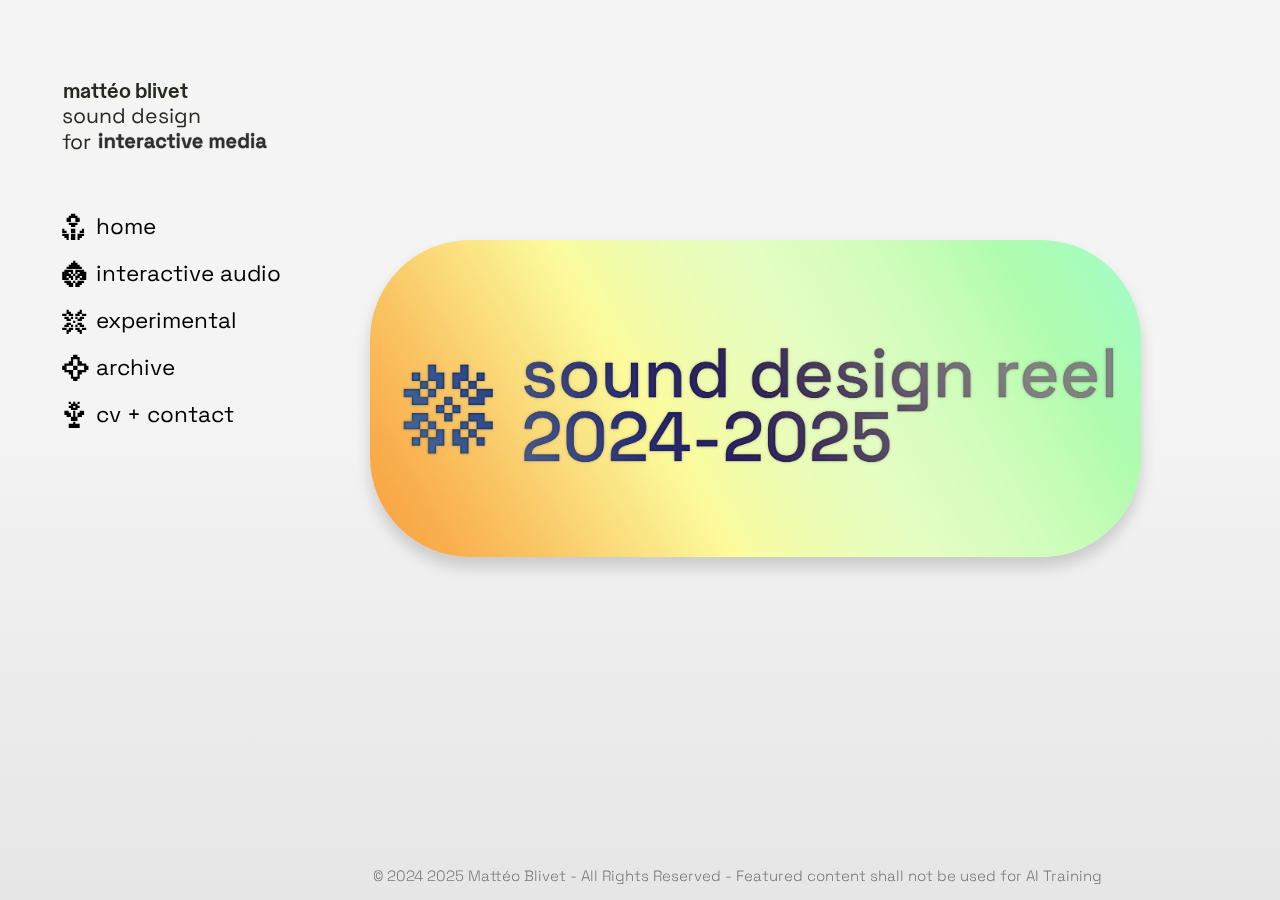
<file: design-reel/index.html>
<!doctype html>
<html lang="en">
  <head>
    <link
      rel="stylesheet"
      type="text/css"
      href="/assets/static/app_generated_index-6937cd5a.D4edb9Pq.css"
    />
    <meta charset="UTF-8" />
    <meta name="viewport" content="width=device-width,initial-scale=1" />
    <meta property="og:url" content="https://url/design-reel" />
    <title>Mattéo Blivet - Sound Designer</title>
    <meta property="og:title" content="Mattéo Blivet - Sound Designer " />
    <meta
      name="description"
      content="Interactive Audio - Game Audio - Portfolio"
    />
    <meta
      property="og:description"
      content="Interactive Audio - Game Audio - Portfolio"
    />
    <meta property="og:type" content="website" />
    <meta property="og:site_name" content="Mattéo Blivet Sound Design" />
    <meta property="og:image" content="https://i.imgur.com/1kOYAMc.png" />
    <link rel="icon" href="favicon_bAwOUQyCBMegUYsrDhdEP.ico" />
    <link
      rel="preload"
      href="/assets/ABC_Diatype_regular_hQVH7VmM9-RjcLIqR45QI.ttf"
      as="font"
      crossorigin="anonymous"
    />
    <link
      rel="preload"
      href="/assets/SpaceGrotesk-Light_0hBZlSs9I3I4-th2MwMlE.ttf"
      as="font"
      crossorigin="anonymous"
    />
    <link
      rel="preload"
      href="/assets/PixelifySans-Medium_vGZcVmT6z0B2LM_RwAklZ.ttf"
      as="font"
      crossorigin="anonymous"
    />
    <link
      rel="preload"
      href="/assets/SpaceGrotesk-Bold_ikZ5b9xJrJ7U5eKg_QcHq.ttf"
      as="font"
      crossorigin="anonymous"
    />
    <link
      rel="preload"
      href="/assets/SpaceGrotesk-Regular_asrDmy-qRF4GYukiGmZIM.ttf"
      as="font"
      crossorigin="anonymous"
    />
    <link
      rel="preload"
      href="/assets/ABC_Diatype_B1MtA19YOQqsNKIdxEoVT.ttf"
      as="font"
      crossorigin="anonymous"
    />
    <link
      rel="preload"
      href="/assets/Yarndings12-Regular_mvLmD72oYenixuUfKvgCg.ttf"
      as="font"
      crossorigin="anonymous"
    />
    <link
      rel="preload"
      href="/assets/Sixtyfour-Regular_yv8Bf4EVI9RDD4wJE0KZr.ttf"
      as="font"
      crossorigin="anonymous"
    />
    <link
      rel="preload"
      href="/assets/SpaceGrotesk-Medium_I_3gsCEiCeLFz5DyWUa21.ttf"
      as="font"
      crossorigin="anonymous"
    />
    <link
      rel="preload"
      href="/assets/SpaceGrotesk-SemiBold_nSr7NjXnkLh0CXUDDTMuZ.ttf"
      as="font"
      crossorigin="anonymous"
    />
    <script type="application/ld+json">
      {
        "@context": "https://schema.org",
        "@type": "WebSite",
        "name": "Mattéo Blivet Sound Design",
        "url": "https://url"
      }
    </script>
  </head>
  <body
    class="w-body c1xddcog ctp9h14 c4vgeme c14msk98 cf2lr02 cbh185z cq8ur78 c195030q c1xd8dmr c1alskq2 c1mkyt2q cuxgm1 cy7x6bf c1fmqyw8 c13of873 c15d82td ct440u cuafp1c cujfnvk cww0q0m c1jy0wo1 ctp8dni c5yamqm c1l1qmi"
  >
    <div style="display: contents">
      <div style="display: contents">
        <nav
          sidepanel=""
          class="w-box ctp9h14 cyo4w8n cq8ur78 c2kb4f6 c1hxwmct c5m8sga c1d6ejb0 cjjqv24 cc92mnx c30ps4w cb5zu3n c1k7ed68 c15r918s c6q8lj0 c1em8gqb ch1prxd c138997a cneks0d cc1mz7k c1ww4mor c1xllx52 c2ugxv2 c1ea2f17 cww0q0m crhl8kx cuafp1c c11562o c13rdzpx cdncbk0 ceoag87 c1srbgsi crfwqt5 ceyfrsy c1689yqi cnze90a"
        >
          <div
            class="w-box cwyequi cruul9m c1w03dsl c1xs1a49 c1jug9f c2ugxv2 cs2y4ek"
          >
            <div
              class="w-text csqds0h cu7v3a9 c74leii co5lfk7 ckl8op3 c1u3j1vc c12srflz c18m19vo"
            >
              mattéo blivet<br />
            </div>
            <div class="w-box cww0q0m c15d82td">
              <div
                class="w-text cdji4oq cu7v3a9 co5lfk7 cw2x5cw cblrwri cjuiyck cp0xlv5 cvm6vbn cgpf9f8 c1u3j1vc c12srflz cpod2d7"
              >
                sound design <br />for
              </div>
              <img
                alt=""
                width="606"
                height="59"
                src="/assets/TEST_Guah52MapXvpTUO5xKQoc.png"
                class="w-image c1lj7aus c1r5j0nd c1edi692 c140syfy c121mpmp cyo8qqq c1o5hx9z cjmf51u c7vismh c6esfgr c318mpr c1nx49jv"
                sizes="100vw"
                srcset="
                  /assets/TEST_Guah52MapXvpTUO5xKQoc.png   16w,
                  /assets/TEST_Guah52MapXvpTUO5xKQoc.png   32w,
                  /assets/TEST_Guah52MapXvpTUO5xKQoc.png   48w,
                  /assets/TEST_Guah52MapXvpTUO5xKQoc.png   64w,
                  /assets/TEST_Guah52MapXvpTUO5xKQoc.png   96w,
                  /assets/TEST_Guah52MapXvpTUO5xKQoc.png  128w,
                  /assets/TEST_Guah52MapXvpTUO5xKQoc.png  256w,
                  /assets/TEST_Guah52MapXvpTUO5xKQoc.png  384w,
                  /assets/TEST_Guah52MapXvpTUO5xKQoc.png  640w,
                  /assets/TEST_Guah52MapXvpTUO5xKQoc.png  750w,
                  /assets/TEST_Guah52MapXvpTUO5xKQoc.png  828w,
                  /assets/TEST_Guah52MapXvpTUO5xKQoc.png 1080w,
                  /assets/TEST_Guah52MapXvpTUO5xKQoc.png 1200w,
                  /assets/TEST_Guah52MapXvpTUO5xKQoc.png 1920w
                "
                decoding="async"
                loading="lazy"
              />
            </div>
          </div>
          <div
            class="w-box c2kb4f6 clx6s6f cs4fkh9 c1duejjq cww0q0m c11562o crhl8kx cuafp1c c1k9ynxv c4mojb4 ca16mvd c11aaedd cjuiyck c1h44j8c cy7x6bf c1fmqyw8 c1wbduu5 cxk144s c1163nge c1wvnzb8 c1dyvy81"
          >
            <div class="w-box ctp9h14 cyo4w8n c14233u2">
              <div
                class="w-text cygr78z criz7tz c5zmpj4 clxro5v c1ynfzkb c1kq4jgo c181fjuv cjftp5n csmd8j5 ch1nqdq cka6r3w"
              >
                <a
                  href="/#home-top"
                  class="w-rich-text-link criz7tz c1ycxa9m cjri9cv c1gdu1od c17mzp6o c6esfgr c318mpr c1tsu0g2 c7hzdvk c162rll4"
                  >f</a
                ><br />
              </div>
              <a
                href="/#home-top"
                class="w-link ctyil8b csmd8j5 cerbko1 cpf162f ch1nqdq cka6r3w c192dgmo c1p4t048 c7844bh cfa483e cdaxbvj criz7tz cdji4oq cjri9cv c1gdu1od c17mzp6o c6esfgr c318mpr c181fjuv c7hzdvk c1tsu0g2 cj1gh28 clzwq8a"
                >home<br
              /></a>
            </div>
            <div class="w-box ctp9h14 cyo4w8n c14233u2 c1rl29zg cjxzq5h">
              <div
                class="w-text cka6r3w cjftp5n csmd8j5 ch1nqdq cqfsnoz criz7tz c5zmpj4 clxro5v c1kq4jgo c1ynfzkb cygr78z c181fjuv"
              >
                <a
                  href="/design-reel#reel-top"
                  class="w-rich-text-link criz7tz c1ycxa9m cjri9cv c1gdu1od c17mzp6o c6esfgr c318mpr c1tsu0g2 c7hzdvk cpwrxx6"
                  >i</a
                >
              </div>
              <a
                href="/design-reel#reel-top"
                class="w-link ctyil8b cerbko1 csmd8j5 ch1nqdq c192dgmo cka6r3w c1p4t048 c7844bh cfa483e criz7tz cdji4oq c1ycxa9m cjri9cv c1gdu1od c17mzp6o c6esfgr c318mpr c181fjuv c7hzdvk c1tsu0g2 clzwq8a"
                >design reel<br
              /></a>
            </div>
            <div class="w-box ctp9h14 cyo4w8n c14233u2">
              <div
                class="w-text cka6r3w cjftp5n csmd8j5 ch1nqdq cqfsnoz criz7tz c5zmpj4 clxro5v c1kq4jgo c1ynfzkb cygr78z c181fjuv"
              >
                <a
                  href="/interactive-audio#interactive-audio-top"
                  class="w-rich-text-link criz7tz c1ycxa9m cjri9cv c1gdu1od c17mzp6o c6esfgr c318mpr c1tsu0g2 c7hzdvk c162rll4"
                  >h</a
                >
              </div>
              <a
                href="/interactive-audio#interactive-audio-top"
                class="w-link c1p4t048 c7844bh cfa483e criz7tz cdji4oq cjri9cv c1gdu1od c17mzp6o c6esfgr c318mpr c181fjuv c1tsu0g2 c7hzdvk csmd8j5 cerbko1 ch1nqdq cka6r3w c192dgmo clzwq8a"
                >interactive audio<br
              /></a>
            </div>
            <div class="w-box ctp9h14 cyo4w8n c14233u2">
              <div
                class="w-text cka6r3w cjftp5n csmd8j5 ch1nqdq cqfsnoz c5zmpj4 criz7tz clxro5v c1kq4jgo c1ynfzkb cygr78z c181fjuv"
              >
                <a
                  href="/experimental#experiments-top"
                  class="w-rich-text-link criz7tz c1ycxa9m cjri9cv c1gdu1od c17mzp6o c6esfgr c318mpr c1tsu0g2 c7hzdvk cpwrxx6"
                  >j</a
                >
              </div>
              <a
                href="/experimental#experiments-top"
                class="w-link c1p4t048 c7844bh cfa483e criz7tz cdji4oq cjri9cv c1gdu1od c17mzp6o c6esfgr c318mpr c181fjuv c1tsu0g2 c7hzdvk cerbko1 csmd8j5 ch1nqdq cka6r3w c192dgmo clzwq8a"
                >experimental</a
              >
            </div>
            <div class="w-box ctp9h14 cyo4w8n c14233u2">
              <div
                class="w-text cka6r3w cjftp5n csmd8j5 ch1nqdq cqfsnoz c5zmpj4 criz7tz clxro5v c1ynfzkb c1kq4jgo cygr78z c181fjuv"
              >
                <a
                  href="/archive#archive-top"
                  class="w-rich-text-link criz7tz c1ycxa9m cjri9cv c1gdu1od c17mzp6o c6esfgr c318mpr c1tsu0g2 c7hzdvk cpwrxx6"
                  >X</a
                >
              </div>
              <a
                href="/archive#archive-top"
                class="w-link c1p4t048 c7844bh cfa483e criz7tz cdji4oq cjri9cv c1gdu1od c17mzp6o c6esfgr c318mpr c181fjuv c1tsu0g2 c7hzdvk cerbko1 csmd8j5 ch1nqdq cka6r3w c192dgmo clzwq8a"
                >archive</a
              >
            </div>
            <div class="w-box ctp9h14 cyo4w8n c14233u2 cjxzq5h">
              <div
                class="w-text cka6r3w cjftp5n csmd8j5 ch1nqdq cqfsnoz c5zmpj4 criz7tz clxro5v c1kq4jgo c1ynfzkb cygr78z c181fjuv"
              >
                <a
                  class="w-rich-text-link criz7tz c1ycxa9m cjri9cv c1gdu1od c17mzp6o c6esfgr c318mpr c1tsu0g2 c7hzdvk cpwrxx6"
                  href="#"
                  >U</a
                >
              </div>
              <a
                class="w-link c1p4t048 c7844bh cfa483e criz7tz cdji4oq cjri9cv c1gdu1od c17mzp6o c6esfgr c318mpr c181fjuv c1tsu0g2 c7hzdvk cerbko1 csmd8j5 ch1nqdq cka6r3w c192dgmo clzwq8a"
                href="#"
                >news <br
              /></a>
            </div>
            <div class="w-box ctp9h14 cyo4w8n c14233u2 cjxzq5h">
              <div
                class="w-text cka6r3w cjftp5n csmd8j5 ch1nqdq cqfsnoz criz7tz c5zmpj4 clxro5v c1kq4jgo c1ynfzkb cygr78z c181fjuv"
              >
                <a
                  href="/cv#cv-top"
                  class="w-rich-text-link criz7tz c1ycxa9m cjri9cv c1gdu1od c17mzp6o c6esfgr c318mpr c1tsu0g2 c7hzdvk cpwrxx6"
                  >m</a
                >
              </div>
              <a
                href="/cv#cv-top"
                class="w-link c1p4t048 c7844bh cfa483e criz7tz cdji4oq cn9vtrn c1c3g2iv c1jknq1a c1jy55hb cjri9cv c1gdu1od c17mzp6o c6esfgr c318mpr c1ncysaq c1ay71bx csdw30s ct3edk c3sj9n2 c1lhyh8z ckngmlx c181fjuv c1tsu0g2 c7hzdvk csmd8j5 cerbko1 ch1nqdq cka6r3w c192dgmo clzwq8a"
                >cv</a
              >
            </div>
            <div class="w-box ctp9h14 cyo4w8n c14233u2">
              <div
                class="w-text cka6r3w cjftp5n csmd8j5 ch1nqdq cqfsnoz criz7tz c5zmpj4 clxro5v c1kq4jgo c1ynfzkb cygr78z c181fjuv"
              >
                <a
                  href="/contact"
                  class="w-rich-text-link criz7tz c1ycxa9m cjri9cv c1gdu1od c17mzp6o c6esfgr c318mpr c1tsu0g2 c7hzdvk c162rll4"
                  >g</a
                ><br />
              </div>
              <a
                href="/contact"
                class="w-link c1p4t048 c7844bh cfa483e criz7tz cdji4oq cjri9cv c1gdu1od c17mzp6o c6esfgr c318mpr c181fjuv c1tsu0g2 c7hzdvk cerbko1 csmd8j5 ch1nqdq cka6r3w c192dgmo clzwq8a"
                >cv + contact<br
              /></a>
            </div>
          </div>
        </nav>
      </div>
    </div>
    <div style="display: contents">
      <div style="display: contents">
        <div
          class="w-box c1ulsmge cwg06rr c1ww4mor cutm69r cy7x6bf c1alskq2 cxk144s c1vfqa72 c1fmqyw8 ctx1pxe czabype c14uull6 c1hbz7gp ci0jvno c1r6r48m cyv90rc cazpxx4 c1kz4v6h c8jq4z3 cwjssem c1uykhls cyf33y c1i9k2e9 c14idrba cjxzq5h"
        >
          <button
            type="button"
            class="w-button c4gl9wd c811us5 cyo4w8n c14233u2 cwnzht0 css3ldi c1wcmwou c1nl44hn cr1kirm c1k1885n ccpc035 chqgfrt c1ewn4s1 c16d9r8q c1lvr0pa c1r53qb0 cdi3nx4 c1gp370z c1fbjllw c1p2hg57 csldba5 c1lw4qfc crxop64 c1p4bkjg c3nvflu c14wkyx3 c18mt2zl cvmfbzj civlob5 cjsla7u c8bwva5 c1b3t8zz c1bkuy5f czg96ep c1yy58c9 c14mvvlf cm9khd2 c1snnws3 c1yipte0 c1lhjvbj c1iujmbi c1666vi5 cgoir3d cwuxw4v c1l24s2w czz0a39 cax1b1o c1af49sz c1d9hryv cy5aam4 cjxzq5h c596739 ck6g04z ce5z3p7 c159t225 c7ce3yj c94kxw9 c9pojt6 czabype cn2gmvu c1alskq2 c1mkyt2q"
            aria-haspopup="dialog"
            aria-expanded="false"
            aria-controls="radix-:R1a:"
            data-state="closed"
          >
            <div
              class="w-html-embed cjxzq5h csmd8j5 ck6g04z ce5z3p7 c159t225 c7ce3yj c94kxw9 csla4rv ctyil8b"
            >
              <svg
                xmlns="http://www.w3.org/2000/svg"
                viewBox="0 0 22 22"
                fill="currentColor"
                width="100%"
                height="100%"
                style="display: block"
              >
                <path
                  fill-rule="evenodd"
                  d="M2 5.998a.75.75 0 0 1 .75-.75h16.5a.75.75 0 0 1 0 1.5H2.75a.75.75 0 0 1-.75-.75Zm0 5.5a.75.75 0 0 1 .75-.75h16.5a.75.75 0 0 1 0 1.5H2.75a.75.75 0 0 1-.75-.75Zm0 5.5a.75.75 0 0 1 .75-.75h16.5a.75.75 0 0 1 0 1.5H2.75a.75.75 0 0 1-.75-.75Z"
                  clip-rule="evenodd"
                />
              </svg>
            </div>
          </button>
          <div
            class="w-box c2kb4f6 c1v8vykj c1xe91ui c1loz8e cc1mz7k cueovwi cneau3f ciqk0km"
          >
            <div
              class="w-text cb9chr9 c1k3xmz9 c16oru52 cerbko1 csmd8j5 cuuiilq c1hbz7gp"
            >
              <br />sound design for
              <b class="w-bold-text">interactive media</b>
            </div>
          </div>
          <div
            class="w-text cygr78z c1k3xmz9 c1emnuuu c1ivf8fv c1kckbb8 cz1shjo c2kb4f6 c2fuhb9 ct4tq06 c169ftoc c1loz8e cc1mz7k c1ww4mor c3d15lm c6cno37 cy7x6bf c1alskq2 cxk144s ce6f7c1 czc01wh c1iivbrb csmd8j5 cx4y3je cbkrzzz czabype ciqk0km cwjssem c1uykhls cyf33y c1i9k2e9 c15wbylw c4j324r c1wmdhn"
          >
            mattéo blivet<br />
          </div>
        </div>
      </div>
    </div>
    <div style="display: block"></div>
    <div
      class="w-box c1jnwoyv crd5dcr c12rsoqk ctp9h14 c1nic720 c1it1ds6 c14ebyx8 c1h4ehoo c1ulsmge cwg06rr c1ww4mor cxk144s c1fmqyw8 c13of873 c1alskq2 ckblr1j c1usyyq3 c11562o ct440u cwlpnrd cww0q0m c1xllx52 c2ugxv2 c1ea2f17 cyf93j4 cdncbk0 c4mojb4 cannqzc clkk04r c1pwu3b6 c191zqbz c4676qq c1bpowgi c5yamqm c1jy0wo1 ctp8dni"
    >
      <div
        class="w-box c1ea2f17 c1xllx52 c2ugxv2 c1iyfi0b cww0q0m c1k4bsy8 crhl8kx cuafp1c cfyru7s c11562o c1ulsmge c1163nge c1syfkmr cdeyzfn clx6s6f cs4fkh9 c1hmpiyc"
      >
        <section
          id="reel-top"
          class="w-box c15u2jmj c1jfvbax c1xllx52 c2ugxv2 cww0q0m ct440u cuafp1c c11562o"
        >
          <div
            class="w-box cww0q0m c15u2jmj c1jug9f c2ugxv2 cxoyceg c4kj47n crhl8kx cwlpnrd c32yqau cdtol1n cbvubo8 czaru1m c1ulsmge cy7x6bf c1alskq2 c1mkyt2q c2ll1gb"
          >
            <img
              alt=""
              width="1980"
              height="813"
              src="/assets/SOUND_DESIGN_REEL_wp_CExQRgm20SZ2oC3e3f.png"
              class="w-image c1ea2f17 c1xllx52 c2ugxv2 cxoyceg c16qtyu6 c5yamqm c1rs6gk0 cu0tiyk c15hayyd c8w5ygo cjovyiw codd8hq cpmyweg c1mydnx4 ck98zjk cvd7nc9 c1m3pllc cfyru7s ce19zor c7hzdvk c165jwth c1e4qmxs c1xd3k4r ckwcl3b cddoy9t c1y34trn c1jh0vc cwx4kv3 c17mfo2u c13iq06q"
              type="button"
              aria-haspopup="dialog"
              aria-expanded="false"
              aria-controls="radix-:R1i:"
              data-state="closed"
              sizes="100vw"
              srcset="
                /assets/SOUND_DESIGN_REEL_wp_CExQRgm20SZ2oC3e3f.png   16w,
                /assets/SOUND_DESIGN_REEL_wp_CExQRgm20SZ2oC3e3f.png   32w,
                /assets/SOUND_DESIGN_REEL_wp_CExQRgm20SZ2oC3e3f.png   48w,
                /assets/SOUND_DESIGN_REEL_wp_CExQRgm20SZ2oC3e3f.png   64w,
                /assets/SOUND_DESIGN_REEL_wp_CExQRgm20SZ2oC3e3f.png   96w,
                /assets/SOUND_DESIGN_REEL_wp_CExQRgm20SZ2oC3e3f.png  128w,
                /assets/SOUND_DESIGN_REEL_wp_CExQRgm20SZ2oC3e3f.png  256w,
                /assets/SOUND_DESIGN_REEL_wp_CExQRgm20SZ2oC3e3f.png  384w,
                /assets/SOUND_DESIGN_REEL_wp_CExQRgm20SZ2oC3e3f.png  640w,
                /assets/SOUND_DESIGN_REEL_wp_CExQRgm20SZ2oC3e3f.png  750w,
                /assets/SOUND_DESIGN_REEL_wp_CExQRgm20SZ2oC3e3f.png  828w,
                /assets/SOUND_DESIGN_REEL_wp_CExQRgm20SZ2oC3e3f.png 1080w,
                /assets/SOUND_DESIGN_REEL_wp_CExQRgm20SZ2oC3e3f.png 1200w,
                /assets/SOUND_DESIGN_REEL_wp_CExQRgm20SZ2oC3e3f.png 1920w,
                /assets/SOUND_DESIGN_REEL_wp_CExQRgm20SZ2oC3e3f.png 2048w,
                /assets/SOUND_DESIGN_REEL_wp_CExQRgm20SZ2oC3e3f.png 3840w
              "
              decoding="async"
              loading="lazy"
            />
          </div>
        </section>
      </div>
      <div
        class="w-box c26jly5 cq2pr66 c1xfsbb5 cblrwri ct440u cwlpnrd c1ycxa9m c3k0fnh c15u2jmj c4mojb4 c191zqbz"
      >
        <p
          class="w-paragraph c1hktofo cdji4oq cjko73q cjoqdai c1lmneyy cerbko1 cakk976 cn5pte9 c1591dza c1n7zr8c c15bd6ok cpjyjxo"
        >
          © 2024 2025 Mattéo Blivet - All Rights Reserved - Featured content
          shall not be used for AI Training
        </p>
      </div>
    </div>
    <script id="vike_pageContext" type="application/json">
      {
        "abortReason": "!undefined",
        "_urlRewrite": null,
        "_urlRedirect": "!undefined",
        "abortStatusCode": "!undefined",
        "_abortCall": "!undefined",
        "_pageContextInitIsPassedToClient": "!undefined",
        "pageId": "/pages/design-reel",
        "routeParams": {},
        "data": {
          "url": "https://url/design-reel",
          "system": { "params": {}, "search": {}, "origin": "https://url" },
          "resources": {},
          "pageMeta": {
            "title": "Mattéo Blivet - Sound Designer ",
            "description": "Interactive Audio - Game Audio - Portfolio",
            "excludePageFromSearch": false,
            "language": "!undefined",
            "socialImageAssetName": "!undefined",
            "socialImageUrl": "https://i.imgur.com/1kOYAMc.png",
            "status": "!undefined",
            "redirect": "!undefined",
            "custom": []
          }
        }
      }
    </script>
    <script
      src="/assets/entries/entry-server-routing.Dsp44Rxw.js"
      type="module"
      async
    ></script>
    <link
      rel="modulepreload"
      href="/assets/entries/pages_design-reel.ySnybg-k.js"
      as="script"
      type="text/javascript"
    /><link
      rel="modulepreload"
      href="/assets/chunks/chunk-YcOrHCqa.js"
      as="script"
      type="text/javascript"
    />
  </body>
</html>
</file>
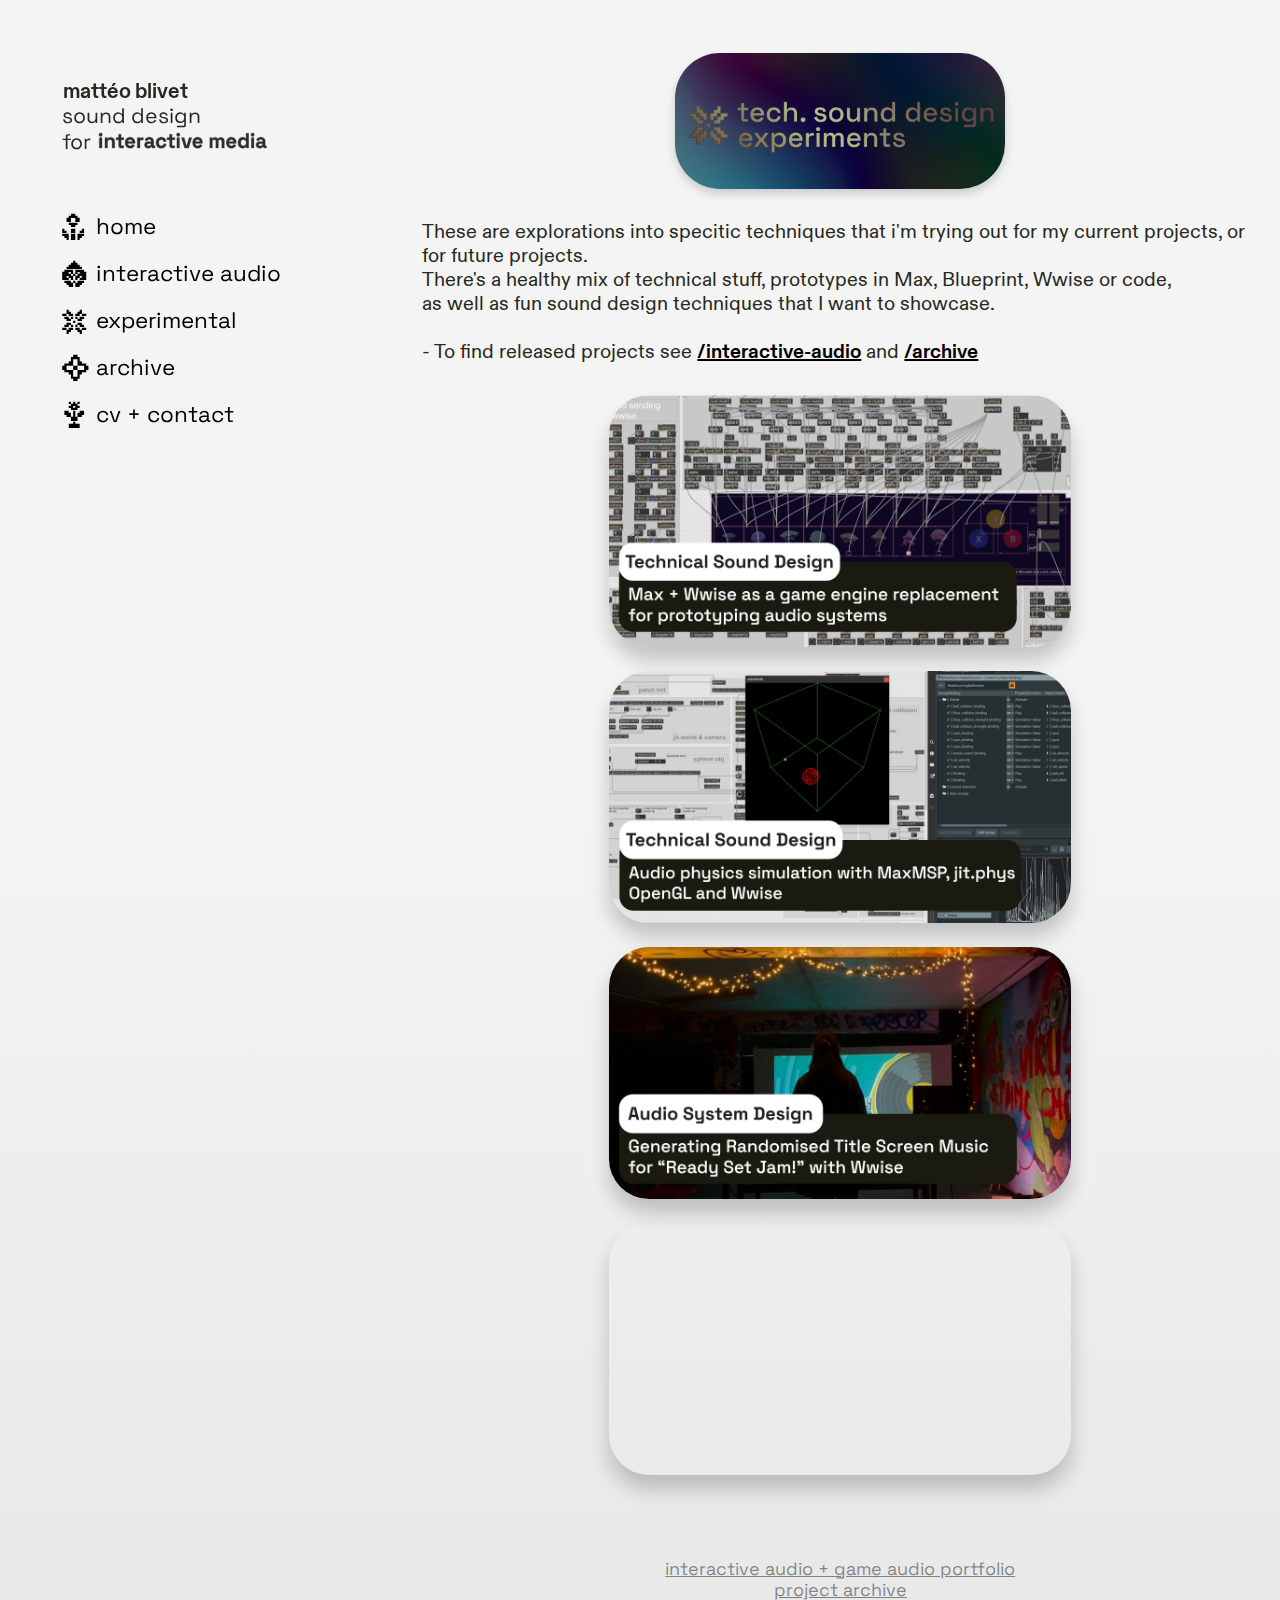
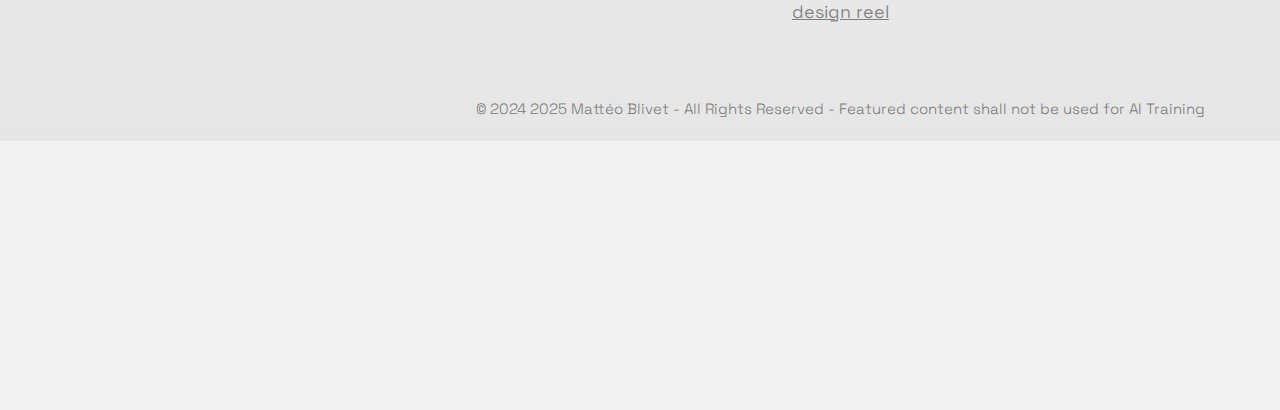
<file: experimental/index.html>
<!doctype html>
<html lang="en">
  <head>
    <link
      rel="stylesheet"
      type="text/css"
      href="/assets/static/app_generated_index-6937cd5a.D4edb9Pq.css"
    />
    <meta charset="UTF-8" />
    <meta name="viewport" content="width=device-width,initial-scale=1" />
    <link
      rel="preload"
      as="image"
      imagesrcset="/assets/mycMax_CiDhfKt-ZKKj_0vNS3L5F.png 16w, /assets/mycMax_CiDhfKt-ZKKj_0vNS3L5F.png 32w, /assets/mycMax_CiDhfKt-ZKKj_0vNS3L5F.png 48w, /assets/mycMax_CiDhfKt-ZKKj_0vNS3L5F.png 64w, /assets/mycMax_CiDhfKt-ZKKj_0vNS3L5F.png 96w, /assets/mycMax_CiDhfKt-ZKKj_0vNS3L5F.png 128w, /assets/mycMax_CiDhfKt-ZKKj_0vNS3L5F.png 256w, /assets/mycMax_CiDhfKt-ZKKj_0vNS3L5F.png 384w, /assets/mycMax_CiDhfKt-ZKKj_0vNS3L5F.png 640w, /assets/mycMax_CiDhfKt-ZKKj_0vNS3L5F.png 750w, /assets/mycMax_CiDhfKt-ZKKj_0vNS3L5F.png 828w, /assets/mycMax_CiDhfKt-ZKKj_0vNS3L5F.png 1080w, /assets/mycMax_CiDhfKt-ZKKj_0vNS3L5F.png 1200w, /assets/mycMax_CiDhfKt-ZKKj_0vNS3L5F.png 1920w, /assets/mycMax_CiDhfKt-ZKKj_0vNS3L5F.png 2048w, /assets/mycMax_CiDhfKt-ZKKj_0vNS3L5F.png 3840w"
      imagesizes="100vw"
      type="button"
    />
    <link
      rel="preload"
      as="image"
      imagesrcset="/assets/bouncing_ball__z_eGxHU9cQwRI_b1GHV3.png 16w, /assets/bouncing_ball__z_eGxHU9cQwRI_b1GHV3.png 32w, /assets/bouncing_ball__z_eGxHU9cQwRI_b1GHV3.png 48w, /assets/bouncing_ball__z_eGxHU9cQwRI_b1GHV3.png 64w, /assets/bouncing_ball__z_eGxHU9cQwRI_b1GHV3.png 96w, /assets/bouncing_ball__z_eGxHU9cQwRI_b1GHV3.png 128w, /assets/bouncing_ball__z_eGxHU9cQwRI_b1GHV3.png 256w, /assets/bouncing_ball__z_eGxHU9cQwRI_b1GHV3.png 384w, /assets/bouncing_ball__z_eGxHU9cQwRI_b1GHV3.png 640w, /assets/bouncing_ball__z_eGxHU9cQwRI_b1GHV3.png 750w, /assets/bouncing_ball__z_eGxHU9cQwRI_b1GHV3.png 828w, /assets/bouncing_ball__z_eGxHU9cQwRI_b1GHV3.png 1080w, /assets/bouncing_ball__z_eGxHU9cQwRI_b1GHV3.png 1200w, /assets/bouncing_ball__z_eGxHU9cQwRI_b1GHV3.png 1920w, /assets/bouncing_ball__z_eGxHU9cQwRI_b1GHV3.png 2048w, /assets/bouncing_ball__z_eGxHU9cQwRI_b1GHV3.png 3840w"
      imagesizes="100vw"
      type="button"
    />
    <link
      rel="preload"
      as="image"
      imagesrcset="/assets/randtitle_QHdphVDrED84uACMHFLMi.png 16w, /assets/randtitle_QHdphVDrED84uACMHFLMi.png 32w, /assets/randtitle_QHdphVDrED84uACMHFLMi.png 48w, /assets/randtitle_QHdphVDrED84uACMHFLMi.png 64w, /assets/randtitle_QHdphVDrED84uACMHFLMi.png 96w, /assets/randtitle_QHdphVDrED84uACMHFLMi.png 128w, /assets/randtitle_QHdphVDrED84uACMHFLMi.png 256w, /assets/randtitle_QHdphVDrED84uACMHFLMi.png 384w, /assets/randtitle_QHdphVDrED84uACMHFLMi.png 640w, /assets/randtitle_QHdphVDrED84uACMHFLMi.png 750w, /assets/randtitle_QHdphVDrED84uACMHFLMi.png 828w, /assets/randtitle_QHdphVDrED84uACMHFLMi.png 1080w, /assets/randtitle_QHdphVDrED84uACMHFLMi.png 1200w, /assets/randtitle_QHdphVDrED84uACMHFLMi.png 1920w, /assets/randtitle_QHdphVDrED84uACMHFLMi.png 2048w, /assets/randtitle_QHdphVDrED84uACMHFLMi.png 3840w"
      imagesizes="100vw"
      type="button"
    />
    <link
      rel="preload"
      as="image"
      imagesrcset="/assets/crowdMIDI_al8Lw7eLYfbVpEm1ZUzwJ.png 16w, /assets/crowdMIDI_al8Lw7eLYfbVpEm1ZUzwJ.png 32w, /assets/crowdMIDI_al8Lw7eLYfbVpEm1ZUzwJ.png 48w, /assets/crowdMIDI_al8Lw7eLYfbVpEm1ZUzwJ.png 64w, /assets/crowdMIDI_al8Lw7eLYfbVpEm1ZUzwJ.png 96w, /assets/crowdMIDI_al8Lw7eLYfbVpEm1ZUzwJ.png 128w, /assets/crowdMIDI_al8Lw7eLYfbVpEm1ZUzwJ.png 256w, /assets/crowdMIDI_al8Lw7eLYfbVpEm1ZUzwJ.png 384w, /assets/crowdMIDI_al8Lw7eLYfbVpEm1ZUzwJ.png 640w, /assets/crowdMIDI_al8Lw7eLYfbVpEm1ZUzwJ.png 750w, /assets/crowdMIDI_al8Lw7eLYfbVpEm1ZUzwJ.png 828w, /assets/crowdMIDI_al8Lw7eLYfbVpEm1ZUzwJ.png 1080w, /assets/crowdMIDI_al8Lw7eLYfbVpEm1ZUzwJ.png 1200w, /assets/crowdMIDI_al8Lw7eLYfbVpEm1ZUzwJ.png 1920w, /assets/crowdMIDI_al8Lw7eLYfbVpEm1ZUzwJ.png 2048w, /assets/crowdMIDI_al8Lw7eLYfbVpEm1ZUzwJ.png 3840w"
      imagesizes="100vw"
      type="button"
    />
    <meta property="og:url" content="https://url/experimental" />
    <title>Mattéo Blivet - Sound Designer</title>
    <meta property="og:title" content="Mattéo Blivet - Sound Designer " />
    <meta
      name="description"
      content="Interactive Audio - Game Audio - Portfolio"
    />
    <meta
      property="og:description"
      content="Interactive Audio - Game Audio - Portfolio"
    />
    <meta property="og:type" content="website" />
    <meta property="og:site_name" content="Mattéo Blivet Sound Design" />
    <meta property="og:image" content="https://i.imgur.com/1kOYAMc.png" />
    <link rel="icon" href="favicon_bAwOUQyCBMegUYsrDhdEP.ico" />
    <link
      rel="preload"
      href="/assets/ABC_Diatype_regular_hQVH7VmM9-RjcLIqR45QI.ttf"
      as="font"
      crossorigin="anonymous"
    />
    <link
      rel="preload"
      href="/assets/SpaceGrotesk-Light_0hBZlSs9I3I4-th2MwMlE.ttf"
      as="font"
      crossorigin="anonymous"
    />
    <link
      rel="preload"
      href="/assets/PixelifySans-Medium_vGZcVmT6z0B2LM_RwAklZ.ttf"
      as="font"
      crossorigin="anonymous"
    />
    <link
      rel="preload"
      href="/assets/SpaceGrotesk-Bold_ikZ5b9xJrJ7U5eKg_QcHq.ttf"
      as="font"
      crossorigin="anonymous"
    />
    <link
      rel="preload"
      href="/assets/SpaceGrotesk-Regular_asrDmy-qRF4GYukiGmZIM.ttf"
      as="font"
      crossorigin="anonymous"
    />
    <link
      rel="preload"
      href="/assets/ABC_Diatype_B1MtA19YOQqsNKIdxEoVT.ttf"
      as="font"
      crossorigin="anonymous"
    />
    <link
      rel="preload"
      href="/assets/Yarndings12-Regular_mvLmD72oYenixuUfKvgCg.ttf"
      as="font"
      crossorigin="anonymous"
    />
    <link
      rel="preload"
      href="/assets/Sixtyfour-Regular_yv8Bf4EVI9RDD4wJE0KZr.ttf"
      as="font"
      crossorigin="anonymous"
    />
    <link
      rel="preload"
      href="/assets/SpaceGrotesk-Medium_I_3gsCEiCeLFz5DyWUa21.ttf"
      as="font"
      crossorigin="anonymous"
    />
    <link
      rel="preload"
      href="/assets/SpaceGrotesk-SemiBold_nSr7NjXnkLh0CXUDDTMuZ.ttf"
      as="font"
      crossorigin="anonymous"
    />
    <script type="application/ld+json">
      {
        "@context": "https://schema.org",
        "@type": "WebSite",
        "name": "Mattéo Blivet Sound Design",
        "url": "https://url"
      }
    </script>
  </head>
  <body
    class="w-body c1xddcog ctp9h14 c4vgeme c14msk98 cf2lr02 cbh185z cq8ur78 c195030q c1xd8dmr c1alskq2 c1mkyt2q cuxgm1 cy7x6bf c1fmqyw8 c13of873 c15d82td ct440u cuafp1c cujfnvk cww0q0m c1jy0wo1 ctp8dni c5yamqm c1l1qmi c1015d8j"
  >
    <div style="display: contents">
      <div style="display: contents">
        <nav
          sidepanel=""
          class="w-box ctp9h14 cyo4w8n cq8ur78 c2kb4f6 c1hxwmct c5m8sga c1d6ejb0 cjjqv24 cc92mnx c30ps4w cb5zu3n c1k7ed68 c15r918s c6q8lj0 c1em8gqb ch1prxd c138997a cneks0d cc1mz7k c1ww4mor c1xllx52 c2ugxv2 c1ea2f17 cww0q0m crhl8kx cuafp1c c11562o c13rdzpx cdncbk0 ceoag87 c1srbgsi crfwqt5 ceyfrsy c1689yqi cnze90a"
        >
          <div
            class="w-box cwyequi cruul9m c1w03dsl c1xs1a49 c1jug9f c2ugxv2 cs2y4ek"
          >
            <div
              class="w-text csqds0h cu7v3a9 c74leii co5lfk7 ckl8op3 c1u3j1vc c12srflz c18m19vo"
            >
              mattéo blivet<br />
            </div>
            <div class="w-box cww0q0m c15d82td">
              <div
                class="w-text cdji4oq cu7v3a9 co5lfk7 cw2x5cw cblrwri cjuiyck cp0xlv5 cvm6vbn cgpf9f8 c1u3j1vc c12srflz cpod2d7"
              >
                sound design <br />for
              </div>
              <img
                alt=""
                width="606"
                height="59"
                src="/assets/TEST_Guah52MapXvpTUO5xKQoc.png"
                class="w-image c1lj7aus c1r5j0nd c1edi692 c140syfy c121mpmp cyo8qqq c1o5hx9z cjmf51u c7vismh c6esfgr c318mpr c1nx49jv"
                sizes="100vw"
                srcset="
                  /assets/TEST_Guah52MapXvpTUO5xKQoc.png   16w,
                  /assets/TEST_Guah52MapXvpTUO5xKQoc.png   32w,
                  /assets/TEST_Guah52MapXvpTUO5xKQoc.png   48w,
                  /assets/TEST_Guah52MapXvpTUO5xKQoc.png   64w,
                  /assets/TEST_Guah52MapXvpTUO5xKQoc.png   96w,
                  /assets/TEST_Guah52MapXvpTUO5xKQoc.png  128w,
                  /assets/TEST_Guah52MapXvpTUO5xKQoc.png  256w,
                  /assets/TEST_Guah52MapXvpTUO5xKQoc.png  384w,
                  /assets/TEST_Guah52MapXvpTUO5xKQoc.png  640w,
                  /assets/TEST_Guah52MapXvpTUO5xKQoc.png  750w,
                  /assets/TEST_Guah52MapXvpTUO5xKQoc.png  828w,
                  /assets/TEST_Guah52MapXvpTUO5xKQoc.png 1080w,
                  /assets/TEST_Guah52MapXvpTUO5xKQoc.png 1200w,
                  /assets/TEST_Guah52MapXvpTUO5xKQoc.png 1920w
                "
                decoding="async"
                loading="lazy"
              />
            </div>
          </div>
          <div
            class="w-box c2kb4f6 clx6s6f cs4fkh9 c1duejjq cww0q0m c11562o crhl8kx cuafp1c c1k9ynxv c4mojb4 ca16mvd c11aaedd cjuiyck c1h44j8c cy7x6bf c1fmqyw8 c1wbduu5 cxk144s c1163nge c1wvnzb8 c1dyvy81"
          >
            <div class="w-box ctp9h14 cyo4w8n c14233u2">
              <div
                class="w-text cygr78z criz7tz c5zmpj4 clxro5v c1ynfzkb c1kq4jgo c181fjuv cjftp5n csmd8j5 ch1nqdq cka6r3w"
              >
                <a
                  href="/#home-top"
                  class="w-rich-text-link criz7tz c1ycxa9m cjri9cv c1gdu1od c17mzp6o c6esfgr c318mpr c1tsu0g2 c7hzdvk c162rll4"
                  >f</a
                ><br />
              </div>
              <a
                href="/#home-top"
                class="w-link ctyil8b csmd8j5 cerbko1 cpf162f ch1nqdq cka6r3w c192dgmo c1p4t048 c7844bh cfa483e cdaxbvj criz7tz cdji4oq cjri9cv c1gdu1od c17mzp6o c6esfgr c318mpr c181fjuv c7hzdvk c1tsu0g2 cj1gh28 clzwq8a"
                >home<br
              /></a>
            </div>
            <div class="w-box ctp9h14 cyo4w8n c14233u2 c1rl29zg cjxzq5h">
              <div
                class="w-text cka6r3w cjftp5n csmd8j5 ch1nqdq cqfsnoz criz7tz c5zmpj4 clxro5v c1kq4jgo c1ynfzkb cygr78z c181fjuv"
              >
                <a
                  href="/design-reel#reel-top"
                  class="w-rich-text-link criz7tz c1ycxa9m cjri9cv c1gdu1od c17mzp6o c6esfgr c318mpr c1tsu0g2 c7hzdvk cpwrxx6"
                  >i</a
                >
              </div>
              <a
                href="/design-reel#reel-top"
                class="w-link ctyil8b cerbko1 csmd8j5 ch1nqdq c192dgmo cka6r3w c1p4t048 c7844bh cfa483e criz7tz cdji4oq c1ycxa9m cjri9cv c1gdu1od c17mzp6o c6esfgr c318mpr c181fjuv c7hzdvk c1tsu0g2 clzwq8a"
                >design reel<br
              /></a>
            </div>
            <div class="w-box ctp9h14 cyo4w8n c14233u2">
              <div
                class="w-text cka6r3w cjftp5n csmd8j5 ch1nqdq cqfsnoz criz7tz c5zmpj4 clxro5v c1kq4jgo c1ynfzkb cygr78z c181fjuv"
              >
                <a
                  href="/interactive-audio#interactive-audio-top"
                  class="w-rich-text-link criz7tz c1ycxa9m cjri9cv c1gdu1od c17mzp6o c6esfgr c318mpr c1tsu0g2 c7hzdvk c162rll4"
                  >h</a
                >
              </div>
              <a
                href="/interactive-audio#interactive-audio-top"
                class="w-link c1p4t048 c7844bh cfa483e criz7tz cdji4oq cjri9cv c1gdu1od c17mzp6o c6esfgr c318mpr c181fjuv c1tsu0g2 c7hzdvk csmd8j5 cerbko1 ch1nqdq cka6r3w c192dgmo clzwq8a"
                >interactive audio<br
              /></a>
            </div>
            <div class="w-box ctp9h14 cyo4w8n c14233u2">
              <div
                class="w-text cka6r3w cjftp5n csmd8j5 ch1nqdq cqfsnoz c5zmpj4 criz7tz clxro5v c1kq4jgo c1ynfzkb cygr78z c181fjuv"
              >
                <a
                  href="/experimental#experiments-top"
                  class="w-rich-text-link criz7tz c1ycxa9m cjri9cv c1gdu1od c17mzp6o c6esfgr c318mpr c1tsu0g2 c7hzdvk cpwrxx6"
                  >j</a
                >
              </div>
              <a
                href="/experimental#experiments-top"
                class="w-link c1p4t048 c7844bh cfa483e criz7tz cdji4oq cjri9cv c1gdu1od c17mzp6o c6esfgr c318mpr c181fjuv c1tsu0g2 c7hzdvk cerbko1 csmd8j5 ch1nqdq cka6r3w c192dgmo clzwq8a"
                >experimental</a
              >
            </div>
            <div class="w-box ctp9h14 cyo4w8n c14233u2">
              <div
                class="w-text cka6r3w cjftp5n csmd8j5 ch1nqdq cqfsnoz c5zmpj4 criz7tz clxro5v c1ynfzkb c1kq4jgo cygr78z c181fjuv"
              >
                <a
                  href="/archive#archive-top"
                  class="w-rich-text-link criz7tz c1ycxa9m cjri9cv c1gdu1od c17mzp6o c6esfgr c318mpr c1tsu0g2 c7hzdvk cpwrxx6"
                  >X</a
                >
              </div>
              <a
                href="/archive#archive-top"
                class="w-link c1p4t048 c7844bh cfa483e criz7tz cdji4oq cjri9cv c1gdu1od c17mzp6o c6esfgr c318mpr c181fjuv c1tsu0g2 c7hzdvk cerbko1 csmd8j5 ch1nqdq cka6r3w c192dgmo clzwq8a"
                >archive</a
              >
            </div>
            <div class="w-box ctp9h14 cyo4w8n c14233u2 cjxzq5h">
              <div
                class="w-text cka6r3w cjftp5n csmd8j5 ch1nqdq cqfsnoz c5zmpj4 criz7tz clxro5v c1kq4jgo c1ynfzkb cygr78z c181fjuv"
              >
                <a
                  class="w-rich-text-link criz7tz c1ycxa9m cjri9cv c1gdu1od c17mzp6o c6esfgr c318mpr c1tsu0g2 c7hzdvk cpwrxx6"
                  href="#"
                  >U</a
                >
              </div>
              <a
                class="w-link c1p4t048 c7844bh cfa483e criz7tz cdji4oq cjri9cv c1gdu1od c17mzp6o c6esfgr c318mpr c181fjuv c1tsu0g2 c7hzdvk cerbko1 csmd8j5 ch1nqdq cka6r3w c192dgmo clzwq8a"
                href="#"
                >news <br
              /></a>
            </div>
            <div class="w-box ctp9h14 cyo4w8n c14233u2 cjxzq5h">
              <div
                class="w-text cka6r3w cjftp5n csmd8j5 ch1nqdq cqfsnoz criz7tz c5zmpj4 clxro5v c1kq4jgo c1ynfzkb cygr78z c181fjuv"
              >
                <a
                  href="/cv#cv-top"
                  class="w-rich-text-link criz7tz c1ycxa9m cjri9cv c1gdu1od c17mzp6o c6esfgr c318mpr c1tsu0g2 c7hzdvk cpwrxx6"
                  >m</a
                >
              </div>
              <a
                href="/cv#cv-top"
                class="w-link c1p4t048 c7844bh cfa483e criz7tz cdji4oq cn9vtrn c1c3g2iv c1jknq1a c1jy55hb cjri9cv c1gdu1od c17mzp6o c6esfgr c318mpr c1ncysaq c1ay71bx csdw30s ct3edk c3sj9n2 c1lhyh8z ckngmlx c181fjuv c1tsu0g2 c7hzdvk csmd8j5 cerbko1 ch1nqdq cka6r3w c192dgmo clzwq8a"
                >cv</a
              >
            </div>
            <div class="w-box ctp9h14 cyo4w8n c14233u2">
              <div
                class="w-text cka6r3w cjftp5n csmd8j5 ch1nqdq cqfsnoz criz7tz c5zmpj4 clxro5v c1kq4jgo c1ynfzkb cygr78z c181fjuv"
              >
                <a
                  href="/contact"
                  class="w-rich-text-link criz7tz c1ycxa9m cjri9cv c1gdu1od c17mzp6o c6esfgr c318mpr c1tsu0g2 c7hzdvk c162rll4"
                  >g</a
                ><br />
              </div>
              <a
                href="/contact"
                class="w-link c1p4t048 c7844bh cfa483e criz7tz cdji4oq cjri9cv c1gdu1od c17mzp6o c6esfgr c318mpr c181fjuv c1tsu0g2 c7hzdvk cerbko1 csmd8j5 ch1nqdq cka6r3w c192dgmo clzwq8a"
                >cv + contact<br
              /></a>
            </div>
          </div>
        </nav>
      </div>
    </div>
    <div style="display: contents">
      <div style="display: contents">
        <div
          class="w-box c1ulsmge cwg06rr c1ww4mor cutm69r cy7x6bf c1alskq2 cxk144s c1vfqa72 c1fmqyw8 ctx1pxe czabype c14uull6 c1hbz7gp ci0jvno c1r6r48m cyv90rc cazpxx4 c1kz4v6h c8jq4z3 cwjssem c1uykhls cyf33y c1i9k2e9 c14idrba cjxzq5h"
        >
          <button
            type="button"
            class="w-button c4gl9wd c811us5 cyo4w8n c14233u2 cwnzht0 css3ldi c1wcmwou c1nl44hn cr1kirm c1k1885n ccpc035 chqgfrt c1ewn4s1 c16d9r8q c1lvr0pa c1r53qb0 cdi3nx4 c1gp370z c1fbjllw c1p2hg57 csldba5 c1lw4qfc crxop64 c1p4bkjg c3nvflu c14wkyx3 c18mt2zl cvmfbzj civlob5 cjsla7u c8bwva5 c1b3t8zz c1bkuy5f czg96ep c1yy58c9 c14mvvlf cm9khd2 c1snnws3 c1yipte0 c1lhjvbj c1iujmbi c1666vi5 cgoir3d cwuxw4v c1l24s2w czz0a39 cax1b1o c1af49sz c1d9hryv cy5aam4 cjxzq5h c596739 ck6g04z ce5z3p7 c159t225 c7ce3yj c94kxw9 c9pojt6 czabype cn2gmvu c1alskq2 c1mkyt2q"
            aria-haspopup="dialog"
            aria-expanded="false"
            aria-controls="radix-:R1a:"
            data-state="closed"
          >
            <div
              class="w-html-embed cjxzq5h csmd8j5 ck6g04z ce5z3p7 c159t225 c7ce3yj c94kxw9 csla4rv ctyil8b"
            >
              <svg
                xmlns="http://www.w3.org/2000/svg"
                viewBox="0 0 22 22"
                fill="currentColor"
                width="100%"
                height="100%"
                style="display: block"
              >
                <path
                  fill-rule="evenodd"
                  d="M2 5.998a.75.75 0 0 1 .75-.75h16.5a.75.75 0 0 1 0 1.5H2.75a.75.75 0 0 1-.75-.75Zm0 5.5a.75.75 0 0 1 .75-.75h16.5a.75.75 0 0 1 0 1.5H2.75a.75.75 0 0 1-.75-.75Zm0 5.5a.75.75 0 0 1 .75-.75h16.5a.75.75 0 0 1 0 1.5H2.75a.75.75 0 0 1-.75-.75Z"
                  clip-rule="evenodd"
                />
              </svg>
            </div>
          </button>
          <div
            class="w-box c2kb4f6 c1v8vykj c1xe91ui c1loz8e cc1mz7k cueovwi cneau3f ciqk0km"
          >
            <div
              class="w-text cb9chr9 c1k3xmz9 c16oru52 cerbko1 csmd8j5 cuuiilq c1hbz7gp"
            >
              <br />sound design for
              <b class="w-bold-text">interactive media</b>
            </div>
          </div>
          <div
            class="w-text cygr78z c1k3xmz9 c1emnuuu c1ivf8fv c1kckbb8 cz1shjo c2kb4f6 c2fuhb9 ct4tq06 c169ftoc c1loz8e cc1mz7k c1ww4mor c3d15lm c6cno37 cy7x6bf c1alskq2 cxk144s ce6f7c1 czc01wh c1iivbrb csmd8j5 cx4y3je cbkrzzz czabype ciqk0km cwjssem c1uykhls cyf33y c1i9k2e9 c15wbylw c4j324r c1wmdhn"
          >
            mattéo blivet<br />
          </div>
        </div>
      </div>
    </div>
    <div style="display: block"></div>
    <div
      class="w-box c1jnwoyv crd5dcr c12rsoqk ctp9h14 c1nic720 c1it1ds6 c14ebyx8 c1h4ehoo ch1nqdq cc1mz7k c1ww4mor cxk144s c1fmqyw8 c13of873 c1alskq2 ckblr1j c1usyyq3 c1rkjerp c11562o ct440u cwlpnrd cww0q0m c1jug9f c2ugxv2 c15u2jmj cyf93j4 cdncbk0 c4mojb4 cfghe7o clkk04r c1pwu3b6 c191zqbz c4676qq c1bpowgi c5yamqm c1jy0wo1 ctp8dni"
    >
      <div
        id=""
        class="w-box c15u2jmj c1jug9f c2ugxv2 clic7ak cww0q0m c1k4bsy8 ct440u cuafp1c c1rd1jis c11562o c1ulsmge c1163nge cy7x6bf c1fmqyw8 c1syfkmr cdeyzfn clx6s6f cs4fkh9 c1hmpiyc"
      >
        <section
          id="experiments-top"
          class="w-box c15u2jmj ct440u cwlpnrd cww0q0m cynwz6u c11562o cy7x6bf c1alskq2 c1mkyt2q ckwcl3b"
        >
          <img
            alt=""
            width="1980"
            height="813"
            src="/assets/TECH_SOUND_DESIGN_5qL-tKl-_C1lIiHdPrWk-.png"
            id=""
            class="w-image c11qn62n crhl8kx cuafp1c c1piene5 c11zjb1v c1vngsir cs4vc75 cl7bvi1 c1tjwack c1eyp01m c1bythby c79auph cncdloi c1y34trn cddoy9t c1jh0vc cwx4kv3 c17mfo2u c13iq06q c1wg1xvb czde0uz c1lkqkok cxtcqph cdw8ntf"
            sizes="100vw"
            srcset="
              /assets/TECH_SOUND_DESIGN_5qL-tKl-_C1lIiHdPrWk-.png   16w,
              /assets/TECH_SOUND_DESIGN_5qL-tKl-_C1lIiHdPrWk-.png   32w,
              /assets/TECH_SOUND_DESIGN_5qL-tKl-_C1lIiHdPrWk-.png   48w,
              /assets/TECH_SOUND_DESIGN_5qL-tKl-_C1lIiHdPrWk-.png   64w,
              /assets/TECH_SOUND_DESIGN_5qL-tKl-_C1lIiHdPrWk-.png   96w,
              /assets/TECH_SOUND_DESIGN_5qL-tKl-_C1lIiHdPrWk-.png  128w,
              /assets/TECH_SOUND_DESIGN_5qL-tKl-_C1lIiHdPrWk-.png  256w,
              /assets/TECH_SOUND_DESIGN_5qL-tKl-_C1lIiHdPrWk-.png  384w,
              /assets/TECH_SOUND_DESIGN_5qL-tKl-_C1lIiHdPrWk-.png  640w,
              /assets/TECH_SOUND_DESIGN_5qL-tKl-_C1lIiHdPrWk-.png  750w,
              /assets/TECH_SOUND_DESIGN_5qL-tKl-_C1lIiHdPrWk-.png  828w,
              /assets/TECH_SOUND_DESIGN_5qL-tKl-_C1lIiHdPrWk-.png 1080w,
              /assets/TECH_SOUND_DESIGN_5qL-tKl-_C1lIiHdPrWk-.png 1200w,
              /assets/TECH_SOUND_DESIGN_5qL-tKl-_C1lIiHdPrWk-.png 1920w,
              /assets/TECH_SOUND_DESIGN_5qL-tKl-_C1lIiHdPrWk-.png 2048w,
              /assets/TECH_SOUND_DESIGN_5qL-tKl-_C1lIiHdPrWk-.png 3840w
            "
            decoding="async"
            loading="lazy"
          />
        </section>
        <p
          class="w-paragraph c5yamqm cjyibm5 c1jy0wo1 ctp8dni c15u2jmj c1jug9f c1d22syv cmelukr co5lfk7 c26jly5 c1ftf5dc cjuiyck c1jn2oar csqds0h c456bak c1u3j1vc c1am99gf c12srflz c12853bw csmd8j5 c1n7zr8c c5mw28f c4j324r cx4y3je c1aajtco c1clsnp3 c1u4xpk4 c1wv6i3x c18m19vo"
        >
          These are explorations into specitic techniques that i&#x27;m trying
          out for my current projects, or for future projects.<br />
          There&#x27;s a healthy mix of technical stuff, prototypes in Max,
          Blueprint, Wwise or code, <br />as well as fun sound design techniques
          that I want to showcase.<br />
          <br />- To find released projects see
          <a
            href="/interactive-audio#interactive-audio-top"
            target="_self"
            prefetch="intent"
            class="w-rich-text-link c18m19vo"
            ><b class="w-bold-text c18m19vo c1kcrxgr criz7tz"
              >/interactive-audio</b
            ></a
          >
          and
          <a
            href="/archive#archive-top"
            target="_self"
            prefetch="intent"
            class="w-rich-text-link c18m19vo c1kcrxgr"
            ><b class="w-bold-text c1kcrxgr c18m19vo">/archive</b></a
          >
        </p>
      </div>
      <section
        id="exp-mycmax"
        class="w-box cww0q0m cwyequi c1jug9f c2ugxv2 cs96sv8 c2vjo1h c1qe75cx c1mbpb9i cdl7bnm c17zz6uv cio65hq c1j249rj c15d82td ct440u cwlpnrd c32yqau cdtol1n cbvubo8 czaru1m c1ulsmge cy7x6bf c1alskq2 c1mkyt2q c1ww1106 c1xd3k4r"
      >
        <img
          alt=""
          width="1980"
          height="1080"
          src="/assets/mycMax_CiDhfKt-ZKKj_0vNS3L5F.png"
          class="w-image c1bca6vb c1y34trn c1jh0vc cwx4kv3 c17mfo2u c13iq06q cb31pa6 cerod8 c444ono c110plun crv32ie c7uxp6c cqfykyo c125ddtf c1iem551 c1akg965 c14js39o c7vci69 c1w176lg cbt6lzo c1i9es5e c8q89g6 c1jxdg25 c1rcp9d c1jwfdia"
          type="button"
          aria-haspopup="dialog"
          aria-expanded="false"
          aria-controls="radix-:R2i:"
          data-state="closed"
          sizes="100vw"
          srcset="
            /assets/mycMax_CiDhfKt-ZKKj_0vNS3L5F.png   16w,
            /assets/mycMax_CiDhfKt-ZKKj_0vNS3L5F.png   32w,
            /assets/mycMax_CiDhfKt-ZKKj_0vNS3L5F.png   48w,
            /assets/mycMax_CiDhfKt-ZKKj_0vNS3L5F.png   64w,
            /assets/mycMax_CiDhfKt-ZKKj_0vNS3L5F.png   96w,
            /assets/mycMax_CiDhfKt-ZKKj_0vNS3L5F.png  128w,
            /assets/mycMax_CiDhfKt-ZKKj_0vNS3L5F.png  256w,
            /assets/mycMax_CiDhfKt-ZKKj_0vNS3L5F.png  384w,
            /assets/mycMax_CiDhfKt-ZKKj_0vNS3L5F.png  640w,
            /assets/mycMax_CiDhfKt-ZKKj_0vNS3L5F.png  750w,
            /assets/mycMax_CiDhfKt-ZKKj_0vNS3L5F.png  828w,
            /assets/mycMax_CiDhfKt-ZKKj_0vNS3L5F.png 1080w,
            /assets/mycMax_CiDhfKt-ZKKj_0vNS3L5F.png 1200w,
            /assets/mycMax_CiDhfKt-ZKKj_0vNS3L5F.png 1920w,
            /assets/mycMax_CiDhfKt-ZKKj_0vNS3L5F.png 2048w,
            /assets/mycMax_CiDhfKt-ZKKj_0vNS3L5F.png 3840w
          "
          decoding="async"
          loading="eager"
        />
      </section>
      <div
        id=""
        class="w-box c9o25wl c1jug9f c2ugxv2 clic7ak cww0q0m c1k4bsy8 ct440u cuafp1c cfyru7s c11562o cxoyceg c1ulsmge c1163nge cy7x6bf c1fmqyw8 c1syfkmr cdeyzfn clx6s6f cs4fkh9 c1hmpiyc"
      >
        <section
          id="exp-audiophysics"
          class="w-box cww0q0m cwyequi c1jug9f c2ugxv2 cs96sv8 c2vjo1h c1qe75cx c1mbpb9i cdl7bnm c17zz6uv cd0760m c1j249rj ct440u cwlpnrd c32yqau cdtol1n cbvubo8 czaru1m c1ulsmge cy7x6bf c1alskq2 c1mkyt2q c1ww1106 c1xd3k4r"
        >
          <img
            alt=""
            width="1980"
            height="1080"
            src="/assets/bouncing_ball__z_eGxHU9cQwRI_b1GHV3.png"
            class="w-image c1bca6vb c1y34trn c1jh0vc cwx4kv3 c17mfo2u c13iq06q cb31pa6 cerod8 camvmnq c444ono c110plun crv32ie c7uxp6c cqfykyo c125ddtf c1akg965 c14js39o c7vci69 c1w176lg cbt6lzo c1i9es5e c8q89g6 c1jxdg25 c1rcp9d c1iem551 cmelukr c1jwfdia"
            type="button"
            aria-haspopup="dialog"
            aria-expanded="false"
            aria-controls="radix-:Rbi:"
            data-state="closed"
            sizes="100vw"
            srcset="
              /assets/bouncing_ball__z_eGxHU9cQwRI_b1GHV3.png   16w,
              /assets/bouncing_ball__z_eGxHU9cQwRI_b1GHV3.png   32w,
              /assets/bouncing_ball__z_eGxHU9cQwRI_b1GHV3.png   48w,
              /assets/bouncing_ball__z_eGxHU9cQwRI_b1GHV3.png   64w,
              /assets/bouncing_ball__z_eGxHU9cQwRI_b1GHV3.png   96w,
              /assets/bouncing_ball__z_eGxHU9cQwRI_b1GHV3.png  128w,
              /assets/bouncing_ball__z_eGxHU9cQwRI_b1GHV3.png  256w,
              /assets/bouncing_ball__z_eGxHU9cQwRI_b1GHV3.png  384w,
              /assets/bouncing_ball__z_eGxHU9cQwRI_b1GHV3.png  640w,
              /assets/bouncing_ball__z_eGxHU9cQwRI_b1GHV3.png  750w,
              /assets/bouncing_ball__z_eGxHU9cQwRI_b1GHV3.png  828w,
              /assets/bouncing_ball__z_eGxHU9cQwRI_b1GHV3.png 1080w,
              /assets/bouncing_ball__z_eGxHU9cQwRI_b1GHV3.png 1200w,
              /assets/bouncing_ball__z_eGxHU9cQwRI_b1GHV3.png 1920w,
              /assets/bouncing_ball__z_eGxHU9cQwRI_b1GHV3.png 2048w,
              /assets/bouncing_ball__z_eGxHU9cQwRI_b1GHV3.png 3840w
            "
            decoding="async"
            loading="eager"
          />
        </section>
        <section
          id="exp-gentitle"
          class="w-box cww0q0m cwyequi c1jug9f c2ugxv2 cs96sv8 c2vjo1h c1qe75cx c1mbpb9i cdl7bnm c17zz6uv cd0760m c1j249rj ct440u cwlpnrd c32yqau cdtol1n cbvubo8 czaru1m c1ulsmge cy7x6bf c1alskq2 c1mkyt2q c1ww1106 c1xd3k4r"
        >
          <img
            alt=""
            width="1980"
            height="1080"
            src="/assets/randtitle_QHdphVDrED84uACMHFLMi.png"
            class="w-image c1bca6vb c1y34trn c1jh0vc cwx4kv3 c17mfo2u c13iq06q cb31pa6 cerod8 camvmnq c444ono c110plun crv32ie c7uxp6c cqfykyo c125ddtf c1iem551 c1akg965 c14js39o c7vci69 c1w176lg cbt6lzo c1i9es5e c8q89g6 c1jxdg25 c1rcp9d cmelukr c1jwfdia"
            type="button"
            aria-haspopup="dialog"
            aria-expanded="false"
            aria-controls="radix-:Rji:"
            data-state="closed"
            sizes="100vw"
            srcset="
              /assets/randtitle_QHdphVDrED84uACMHFLMi.png   16w,
              /assets/randtitle_QHdphVDrED84uACMHFLMi.png   32w,
              /assets/randtitle_QHdphVDrED84uACMHFLMi.png   48w,
              /assets/randtitle_QHdphVDrED84uACMHFLMi.png   64w,
              /assets/randtitle_QHdphVDrED84uACMHFLMi.png   96w,
              /assets/randtitle_QHdphVDrED84uACMHFLMi.png  128w,
              /assets/randtitle_QHdphVDrED84uACMHFLMi.png  256w,
              /assets/randtitle_QHdphVDrED84uACMHFLMi.png  384w,
              /assets/randtitle_QHdphVDrED84uACMHFLMi.png  640w,
              /assets/randtitle_QHdphVDrED84uACMHFLMi.png  750w,
              /assets/randtitle_QHdphVDrED84uACMHFLMi.png  828w,
              /assets/randtitle_QHdphVDrED84uACMHFLMi.png 1080w,
              /assets/randtitle_QHdphVDrED84uACMHFLMi.png 1200w,
              /assets/randtitle_QHdphVDrED84uACMHFLMi.png 1920w,
              /assets/randtitle_QHdphVDrED84uACMHFLMi.png 2048w,
              /assets/randtitle_QHdphVDrED84uACMHFLMi.png 3840w
            "
            decoding="async"
            loading="eager"
          />
        </section>
        <section
          id="exp-crowdmidi"
          class="w-box cww0q0m cwyequi c1jug9f c2ugxv2 cs96sv8 c2vjo1h c1qe75cx c1mbpb9i cdl7bnm c17zz6uv cd0760m c1j249rj ct440u cwlpnrd c32yqau cdtol1n cbvubo8 czaru1m c1ulsmge cy7x6bf c1alskq2 c1mkyt2q c1ww1106 c1xd3k4r"
        >
          <img
            alt=""
            width="1980"
            height="1080"
            src="/assets/crowdMIDI_al8Lw7eLYfbVpEm1ZUzwJ.png"
            class="w-image c1bca6vb c1y34trn c1jh0vc cwx4kv3 c17mfo2u c13iq06q cb31pa6 cerod8 camvmnq c444ono c110plun crv32ie c7uxp6c cqfykyo c125ddtf c1iem551 c1akg965 c14js39o c7vci69 c1w176lg cbt6lzo c1i9es5e c8q89g6 c1jxdg25 c1rcp9d cmelukr c1jwfdia"
            type="button"
            aria-haspopup="dialog"
            aria-expanded="false"
            aria-controls="radix-:Rri:"
            data-state="closed"
            sizes="100vw"
            srcset="
              /assets/crowdMIDI_al8Lw7eLYfbVpEm1ZUzwJ.png   16w,
              /assets/crowdMIDI_al8Lw7eLYfbVpEm1ZUzwJ.png   32w,
              /assets/crowdMIDI_al8Lw7eLYfbVpEm1ZUzwJ.png   48w,
              /assets/crowdMIDI_al8Lw7eLYfbVpEm1ZUzwJ.png   64w,
              /assets/crowdMIDI_al8Lw7eLYfbVpEm1ZUzwJ.png   96w,
              /assets/crowdMIDI_al8Lw7eLYfbVpEm1ZUzwJ.png  128w,
              /assets/crowdMIDI_al8Lw7eLYfbVpEm1ZUzwJ.png  256w,
              /assets/crowdMIDI_al8Lw7eLYfbVpEm1ZUzwJ.png  384w,
              /assets/crowdMIDI_al8Lw7eLYfbVpEm1ZUzwJ.png  640w,
              /assets/crowdMIDI_al8Lw7eLYfbVpEm1ZUzwJ.png  750w,
              /assets/crowdMIDI_al8Lw7eLYfbVpEm1ZUzwJ.png  828w,
              /assets/crowdMIDI_al8Lw7eLYfbVpEm1ZUzwJ.png 1080w,
              /assets/crowdMIDI_al8Lw7eLYfbVpEm1ZUzwJ.png 1200w,
              /assets/crowdMIDI_al8Lw7eLYfbVpEm1ZUzwJ.png 1920w,
              /assets/crowdMIDI_al8Lw7eLYfbVpEm1ZUzwJ.png 2048w,
              /assets/crowdMIDI_al8Lw7eLYfbVpEm1ZUzwJ.png 3840w
            "
            decoding="async"
            loading="eager"
          />
        </section>
        <div
          class="w-box c15u2jmj c1jug9f c1d22syv cz4n1r1 cmlz69z c1em4put c10f83ms cdji4oq c15d82td c1aqkv9c culmn6c ct440u cnlpmmt clic7ak cdm21lf cy7x6bf c1alskq2 c1mkyt2q c1wle4bi c9tw6x cerbko1 c1fmqyw8 cgyl3j4"
        >
          <div class="w-box">
            <a
              href="/interactive-audio#interactive-audio-top"
              target="_self"
              class="w-link cz4n1r1 c6l0zz2 cjri9cv c8ldt8s c17mzp6o c6esfgr c318mpr c1akg965 c26jly5 c1jug9f c1d22syv c1ea2f17 c1iem551 c1ww1106 cdm21lf c12853bw cpjyjxo c1p4oll9 c1alskq2 c1mkyt2q c1fmqyw8 csmd8j5"
              >interactive audio + game audio portfolio</a
            >
          </div>
          <div class="w-box">
            <a
              href="/archive#archive-top"
              target="_self"
              class="w-link cz4n1r1 c6l0zz2 cjri9cv c8ldt8s c17mzp6o c6esfgr c318mpr c1akg965 c26jly5 c1jug9f c1d22syv c1ea2f17 c1iem551 c1ww1106 cdm21lf c12853bw cl2sl7b c1p4oll9 c1alskq2 c1mkyt2q c1fmqyw8 csmd8j5"
              >project archive</a
            >
          </div>
          <div class="w-box">
            <a
              href="/"
              target="_self"
              class="w-link cz4n1r1 c6l0zz2 cjri9cv c8ldt8s c17mzp6o c6esfgr c318mpr c1akg965 c26jly5 c1jug9f c1d22syv c1ea2f17 c1iem551 c1ww1106 cdm21lf c12853bw cl2sl7b c1p4oll9 c1alskq2 c1mkyt2q c1fmqyw8 csmd8j5"
              >design reel</a
            >
          </div>
        </div>
      </div>
      <div
        class="w-box c26jly5 cq2pr66 c1xfsbb5 cblrwri ct440u cwlpnrd c1ycxa9m c3k0fnh c15u2jmj c4mojb4 c191zqbz"
      >
        <p
          class="w-paragraph c1hktofo cdji4oq cjko73q cjoqdai c1lmneyy cerbko1 cakk976 cn5pte9 c1591dza c1n7zr8c c15bd6ok cpjyjxo"
        >
          © 2024 2025 Mattéo Blivet - All Rights Reserved - Featured content
          shall not be used for AI Training
        </p>
      </div>
    </div>
    <script id="vike_pageContext" type="application/json">
      {
        "abortReason": "!undefined",
        "_urlRewrite": null,
        "_urlRedirect": "!undefined",
        "abortStatusCode": "!undefined",
        "_abortCall": "!undefined",
        "_pageContextInitIsPassedToClient": "!undefined",
        "pageId": "/pages/experimental",
        "routeParams": {},
        "data": {
          "url": "https://url/experimental",
          "system": { "params": {}, "search": {}, "origin": "https://url" },
          "resources": {},
          "pageMeta": {
            "title": "Mattéo Blivet - Sound Designer ",
            "description": "Interactive Audio - Game Audio - Portfolio",
            "excludePageFromSearch": false,
            "language": "!undefined",
            "socialImageAssetName": "!undefined",
            "socialImageUrl": "https://i.imgur.com/1kOYAMc.png",
            "status": "!undefined",
            "redirect": "!undefined",
            "custom": []
          }
        }
      }
    </script>
    <script
      src="/assets/entries/entry-server-routing.Dsp44Rxw.js"
      type="module"
      async
    ></script>
    <link
      rel="modulepreload"
      href="/assets/entries/pages_experimental.D5aF29xH.js"
      as="script"
      type="text/javascript"
    /><link
      rel="modulepreload"
      href="/assets/chunks/chunk-YcOrHCqa.js"
      as="script"
      type="text/javascript"
    /><link
      rel="modulepreload"
      href="/assets/chunks/chunk-DeJ0tkjn.js"
      as="script"
      type="text/javascript"
    />
  </body>
</html>
</file>
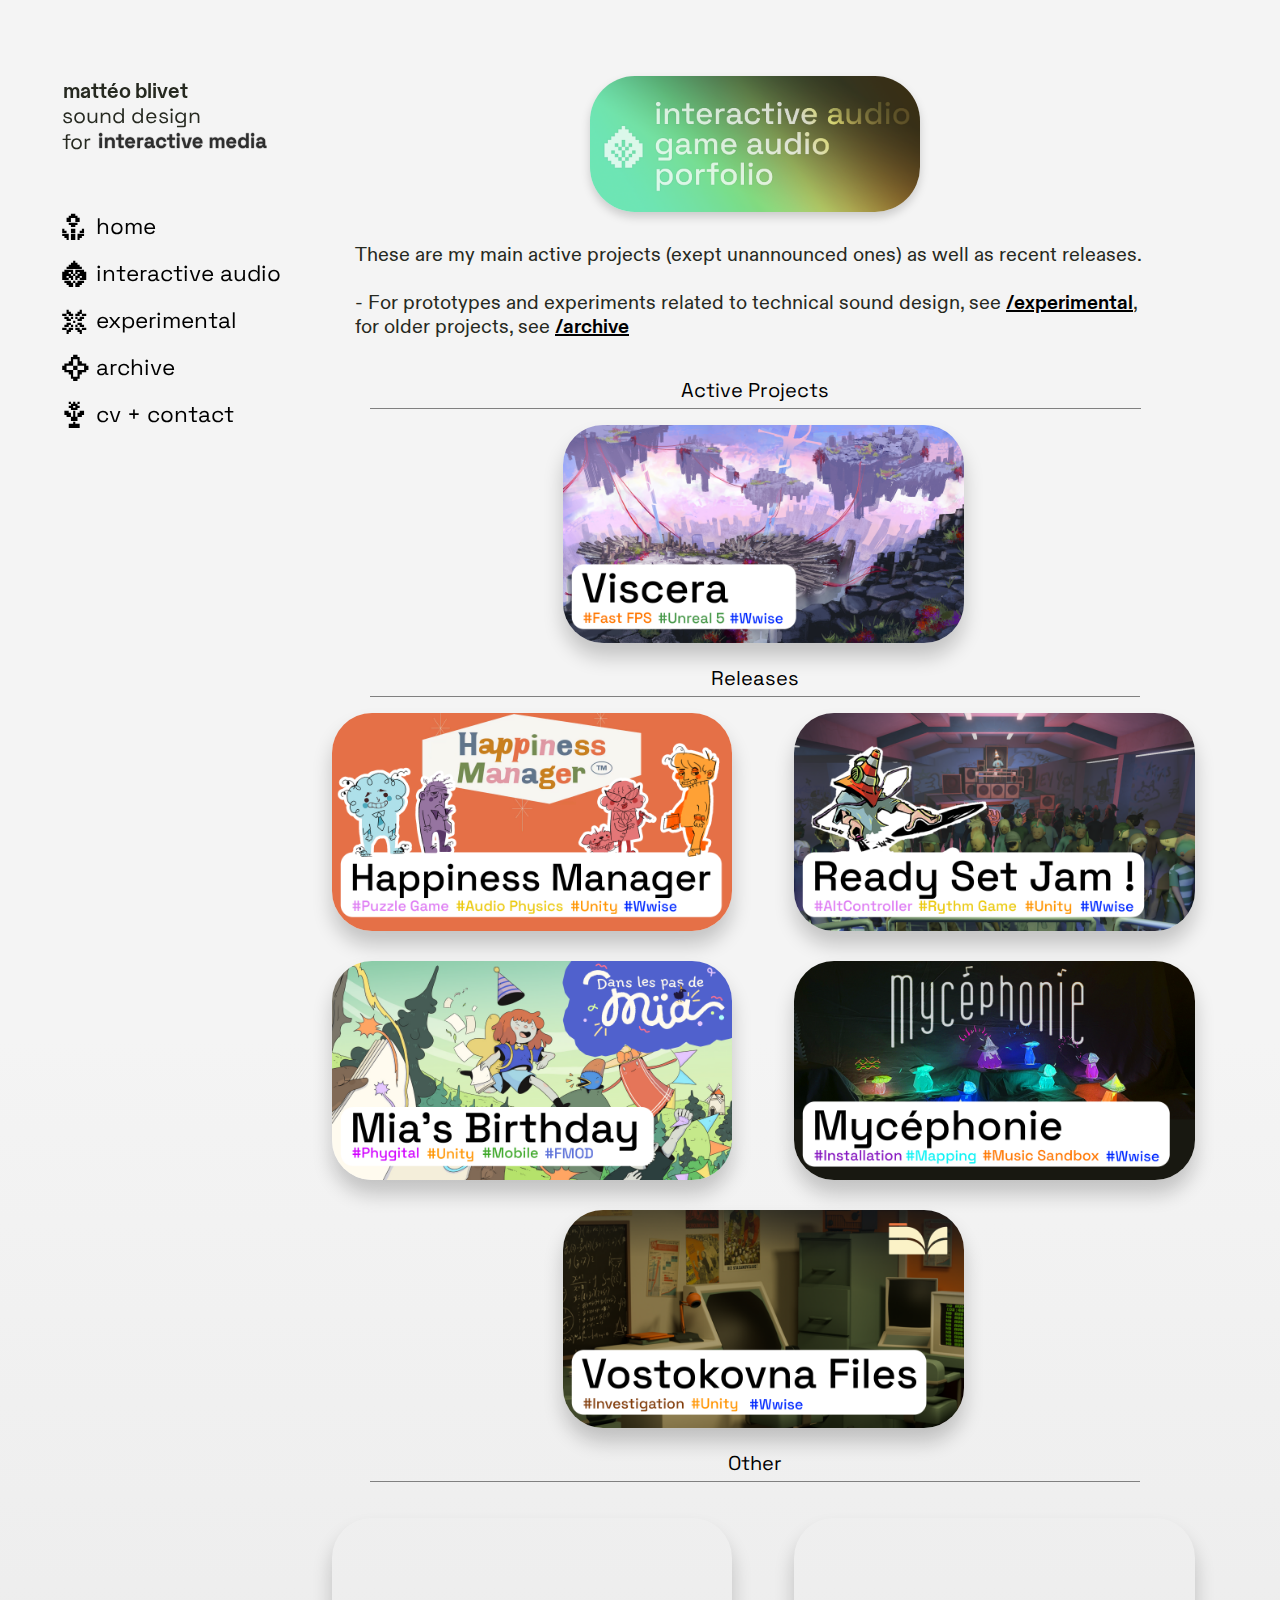
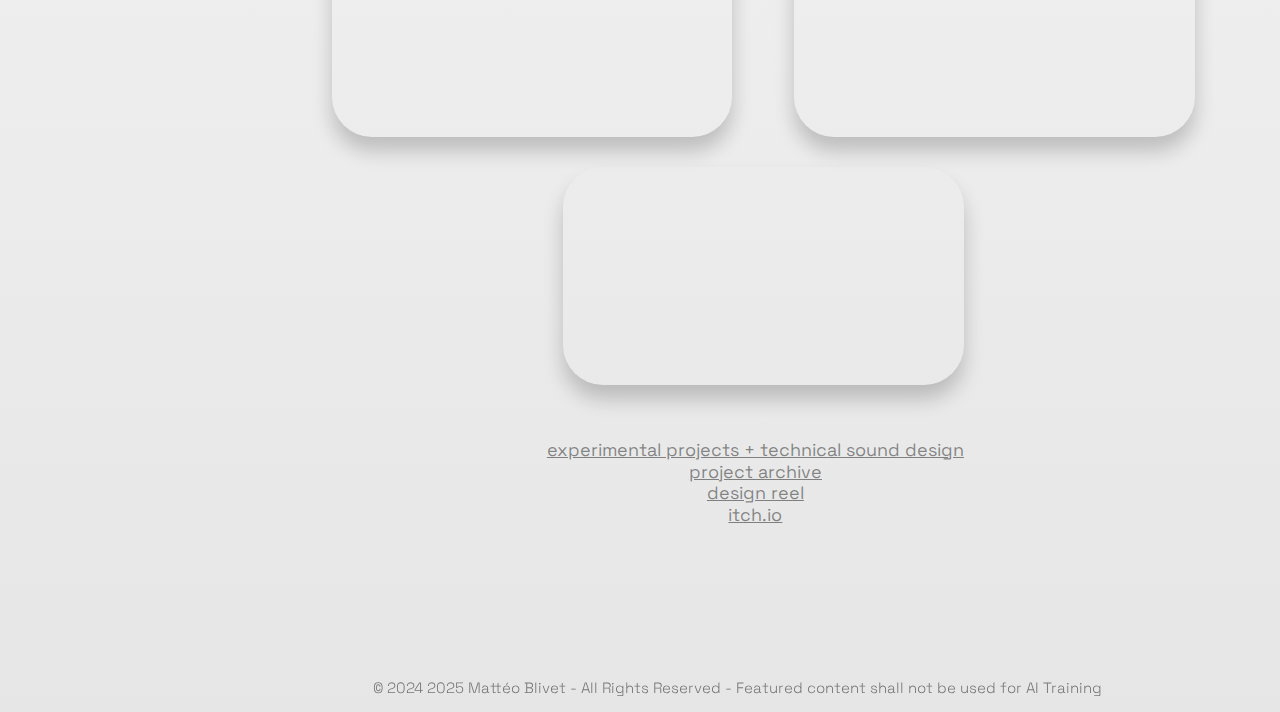
<file: interactive-audio/index.html>
<!doctype html>
<html lang="en">
  <head>
    <link
      rel="stylesheet"
      type="text/css"
      href="/assets/static/app_generated_index-6937cd5a.D4edb9Pq.css"
    />
    <meta charset="UTF-8" />
    <meta name="viewport" content="width=device-width,initial-scale=1" />
    <link
      rel="preload"
      as="image"
      imagesrcset="/assets/Viscera_wnXAV1ZdSdh_RjpAdbrwB.png 16w, /assets/Viscera_wnXAV1ZdSdh_RjpAdbrwB.png 32w, /assets/Viscera_wnXAV1ZdSdh_RjpAdbrwB.png 48w, /assets/Viscera_wnXAV1ZdSdh_RjpAdbrwB.png 64w, /assets/Viscera_wnXAV1ZdSdh_RjpAdbrwB.png 96w, /assets/Viscera_wnXAV1ZdSdh_RjpAdbrwB.png 128w, /assets/Viscera_wnXAV1ZdSdh_RjpAdbrwB.png 256w, /assets/Viscera_wnXAV1ZdSdh_RjpAdbrwB.png 384w, /assets/Viscera_wnXAV1ZdSdh_RjpAdbrwB.png 640w, /assets/Viscera_wnXAV1ZdSdh_RjpAdbrwB.png 750w, /assets/Viscera_wnXAV1ZdSdh_RjpAdbrwB.png 828w, /assets/Viscera_wnXAV1ZdSdh_RjpAdbrwB.png 1080w, /assets/Viscera_wnXAV1ZdSdh_RjpAdbrwB.png 1200w, /assets/Viscera_wnXAV1ZdSdh_RjpAdbrwB.png 1920w, /assets/Viscera_wnXAV1ZdSdh_RjpAdbrwB.png 2048w, /assets/Viscera_wnXAV1ZdSdh_RjpAdbrwB.png 3840w"
      imagesizes="100vw"
      type="button"
    />
    <link
      rel="preload"
      as="image"
      imagesrcset="/assets/QUESTION_1fDkGc975lOUYXA2GgSK3.png 16w, /assets/QUESTION_1fDkGc975lOUYXA2GgSK3.png 32w, /assets/QUESTION_1fDkGc975lOUYXA2GgSK3.png 48w, /assets/QUESTION_1fDkGc975lOUYXA2GgSK3.png 64w, /assets/QUESTION_1fDkGc975lOUYXA2GgSK3.png 96w, /assets/QUESTION_1fDkGc975lOUYXA2GgSK3.png 128w, /assets/QUESTION_1fDkGc975lOUYXA2GgSK3.png 256w, /assets/QUESTION_1fDkGc975lOUYXA2GgSK3.png 384w, /assets/QUESTION_1fDkGc975lOUYXA2GgSK3.png 640w, /assets/QUESTION_1fDkGc975lOUYXA2GgSK3.png 750w, /assets/QUESTION_1fDkGc975lOUYXA2GgSK3.png 828w, /assets/QUESTION_1fDkGc975lOUYXA2GgSK3.png 1080w, /assets/QUESTION_1fDkGc975lOUYXA2GgSK3.png 1200w, /assets/QUESTION_1fDkGc975lOUYXA2GgSK3.png 1920w, /assets/QUESTION_1fDkGc975lOUYXA2GgSK3.png 2048w, /assets/QUESTION_1fDkGc975lOUYXA2GgSK3.png 3840w"
      imagesizes="100vw"
    />
    <link
      rel="preload"
      as="image"
      imagesrcset="/assets/HM_jy8P4yQcc6de5kK1I6LTq.png 16w, /assets/HM_jy8P4yQcc6de5kK1I6LTq.png 32w, /assets/HM_jy8P4yQcc6de5kK1I6LTq.png 48w, /assets/HM_jy8P4yQcc6de5kK1I6LTq.png 64w, /assets/HM_jy8P4yQcc6de5kK1I6LTq.png 96w, /assets/HM_jy8P4yQcc6de5kK1I6LTq.png 128w, /assets/HM_jy8P4yQcc6de5kK1I6LTq.png 256w, /assets/HM_jy8P4yQcc6de5kK1I6LTq.png 384w, /assets/HM_jy8P4yQcc6de5kK1I6LTq.png 640w, /assets/HM_jy8P4yQcc6de5kK1I6LTq.png 750w, /assets/HM_jy8P4yQcc6de5kK1I6LTq.png 828w, /assets/HM_jy8P4yQcc6de5kK1I6LTq.png 1080w, /assets/HM_jy8P4yQcc6de5kK1I6LTq.png 1200w, /assets/HM_jy8P4yQcc6de5kK1I6LTq.png 1920w, /assets/HM_jy8P4yQcc6de5kK1I6LTq.png 2048w, /assets/HM_jy8P4yQcc6de5kK1I6LTq.png 3840w"
      imagesizes="100vw"
      type="button"
    />
    <link
      rel="preload"
      as="image"
      imagesrcset="/assets/RSJ_3mLwBuk6tRBkjpdnv_Llu.png 16w, /assets/RSJ_3mLwBuk6tRBkjpdnv_Llu.png 32w, /assets/RSJ_3mLwBuk6tRBkjpdnv_Llu.png 48w, /assets/RSJ_3mLwBuk6tRBkjpdnv_Llu.png 64w, /assets/RSJ_3mLwBuk6tRBkjpdnv_Llu.png 96w, /assets/RSJ_3mLwBuk6tRBkjpdnv_Llu.png 128w, /assets/RSJ_3mLwBuk6tRBkjpdnv_Llu.png 256w, /assets/RSJ_3mLwBuk6tRBkjpdnv_Llu.png 384w, /assets/RSJ_3mLwBuk6tRBkjpdnv_Llu.png 640w, /assets/RSJ_3mLwBuk6tRBkjpdnv_Llu.png 750w, /assets/RSJ_3mLwBuk6tRBkjpdnv_Llu.png 828w, /assets/RSJ_3mLwBuk6tRBkjpdnv_Llu.png 1080w, /assets/RSJ_3mLwBuk6tRBkjpdnv_Llu.png 1200w, /assets/RSJ_3mLwBuk6tRBkjpdnv_Llu.png 1920w, /assets/RSJ_3mLwBuk6tRBkjpdnv_Llu.png 2048w, /assets/RSJ_3mLwBuk6tRBkjpdnv_Llu.png 3840w"
      imagesizes="100vw"
      type="button"
    />
    <link
      rel="preload"
      as="image"
      imagesrcset="/assets/MIA_80smR03oeRMZjB6QIut48.png 16w, /assets/MIA_80smR03oeRMZjB6QIut48.png 32w, /assets/MIA_80smR03oeRMZjB6QIut48.png 48w, /assets/MIA_80smR03oeRMZjB6QIut48.png 64w, /assets/MIA_80smR03oeRMZjB6QIut48.png 96w, /assets/MIA_80smR03oeRMZjB6QIut48.png 128w, /assets/MIA_80smR03oeRMZjB6QIut48.png 256w, /assets/MIA_80smR03oeRMZjB6QIut48.png 384w, /assets/MIA_80smR03oeRMZjB6QIut48.png 640w, /assets/MIA_80smR03oeRMZjB6QIut48.png 750w, /assets/MIA_80smR03oeRMZjB6QIut48.png 828w, /assets/MIA_80smR03oeRMZjB6QIut48.png 1080w, /assets/MIA_80smR03oeRMZjB6QIut48.png 1200w, /assets/MIA_80smR03oeRMZjB6QIut48.png 1920w, /assets/MIA_80smR03oeRMZjB6QIut48.png 2048w, /assets/MIA_80smR03oeRMZjB6QIut48.png 3840w"
      imagesizes="100vw"
      type="button"
    />
    <link
      rel="preload"
      as="image"
      imagesrcset="/assets/MYC_LZwxILR_xKYjZinayHMcz.png 16w, /assets/MYC_LZwxILR_xKYjZinayHMcz.png 32w, /assets/MYC_LZwxILR_xKYjZinayHMcz.png 48w, /assets/MYC_LZwxILR_xKYjZinayHMcz.png 64w, /assets/MYC_LZwxILR_xKYjZinayHMcz.png 96w, /assets/MYC_LZwxILR_xKYjZinayHMcz.png 128w, /assets/MYC_LZwxILR_xKYjZinayHMcz.png 256w, /assets/MYC_LZwxILR_xKYjZinayHMcz.png 384w, /assets/MYC_LZwxILR_xKYjZinayHMcz.png 640w, /assets/MYC_LZwxILR_xKYjZinayHMcz.png 750w, /assets/MYC_LZwxILR_xKYjZinayHMcz.png 828w, /assets/MYC_LZwxILR_xKYjZinayHMcz.png 1080w, /assets/MYC_LZwxILR_xKYjZinayHMcz.png 1200w, /assets/MYC_LZwxILR_xKYjZinayHMcz.png 1920w, /assets/MYC_LZwxILR_xKYjZinayHMcz.png 2048w, /assets/MYC_LZwxILR_xKYjZinayHMcz.png 3840w"
      imagesizes="100vw"
      type="button"
    />
    <link
      rel="preload"
      as="image"
      imagesrcset="/assets/VOSTOVNA_FILES_DfWutnZ3M8NFG1IL5MTgi.png 16w, /assets/VOSTOVNA_FILES_DfWutnZ3M8NFG1IL5MTgi.png 32w, /assets/VOSTOVNA_FILES_DfWutnZ3M8NFG1IL5MTgi.png 48w, /assets/VOSTOVNA_FILES_DfWutnZ3M8NFG1IL5MTgi.png 64w, /assets/VOSTOVNA_FILES_DfWutnZ3M8NFG1IL5MTgi.png 96w, /assets/VOSTOVNA_FILES_DfWutnZ3M8NFG1IL5MTgi.png 128w, /assets/VOSTOVNA_FILES_DfWutnZ3M8NFG1IL5MTgi.png 256w, /assets/VOSTOVNA_FILES_DfWutnZ3M8NFG1IL5MTgi.png 384w, /assets/VOSTOVNA_FILES_DfWutnZ3M8NFG1IL5MTgi.png 640w, /assets/VOSTOVNA_FILES_DfWutnZ3M8NFG1IL5MTgi.png 750w, /assets/VOSTOVNA_FILES_DfWutnZ3M8NFG1IL5MTgi.png 828w, /assets/VOSTOVNA_FILES_DfWutnZ3M8NFG1IL5MTgi.png 1080w, /assets/VOSTOVNA_FILES_DfWutnZ3M8NFG1IL5MTgi.png 1200w, /assets/VOSTOVNA_FILES_DfWutnZ3M8NFG1IL5MTgi.png 1920w, /assets/VOSTOVNA_FILES_DfWutnZ3M8NFG1IL5MTgi.png 2048w, /assets/VOSTOVNA_FILES_DfWutnZ3M8NFG1IL5MTgi.png 3840w"
      imagesizes="100vw"
      type="button"
    />
    <link
      rel="preload"
      as="image"
      imagesrcset="/assets/PewPiou_nd1RUrInyOdA4nYMb2IIY.png 16w, /assets/PewPiou_nd1RUrInyOdA4nYMb2IIY.png 32w, /assets/PewPiou_nd1RUrInyOdA4nYMb2IIY.png 48w, /assets/PewPiou_nd1RUrInyOdA4nYMb2IIY.png 64w, /assets/PewPiou_nd1RUrInyOdA4nYMb2IIY.png 96w, /assets/PewPiou_nd1RUrInyOdA4nYMb2IIY.png 128w, /assets/PewPiou_nd1RUrInyOdA4nYMb2IIY.png 256w, /assets/PewPiou_nd1RUrInyOdA4nYMb2IIY.png 384w, /assets/PewPiou_nd1RUrInyOdA4nYMb2IIY.png 640w, /assets/PewPiou_nd1RUrInyOdA4nYMb2IIY.png 750w, /assets/PewPiou_nd1RUrInyOdA4nYMb2IIY.png 828w, /assets/PewPiou_nd1RUrInyOdA4nYMb2IIY.png 1080w, /assets/PewPiou_nd1RUrInyOdA4nYMb2IIY.png 1200w, /assets/PewPiou_nd1RUrInyOdA4nYMb2IIY.png 1920w, /assets/PewPiou_nd1RUrInyOdA4nYMb2IIY.png 2048w, /assets/PewPiou_nd1RUrInyOdA4nYMb2IIY.png 3840w"
      imagesizes="100vw"
      type="button"
    />
    <link
      rel="preload"
      as="image"
      imagesrcset="/assets/XR_res_Eig45Es-ToZYdPsrOKNHj.png 16w, /assets/XR_res_Eig45Es-ToZYdPsrOKNHj.png 32w, /assets/XR_res_Eig45Es-ToZYdPsrOKNHj.png 48w, /assets/XR_res_Eig45Es-ToZYdPsrOKNHj.png 64w, /assets/XR_res_Eig45Es-ToZYdPsrOKNHj.png 96w, /assets/XR_res_Eig45Es-ToZYdPsrOKNHj.png 128w, /assets/XR_res_Eig45Es-ToZYdPsrOKNHj.png 256w, /assets/XR_res_Eig45Es-ToZYdPsrOKNHj.png 384w, /assets/XR_res_Eig45Es-ToZYdPsrOKNHj.png 640w, /assets/XR_res_Eig45Es-ToZYdPsrOKNHj.png 750w, /assets/XR_res_Eig45Es-ToZYdPsrOKNHj.png 828w, /assets/XR_res_Eig45Es-ToZYdPsrOKNHj.png 1080w, /assets/XR_res_Eig45Es-ToZYdPsrOKNHj.png 1200w, /assets/XR_res_Eig45Es-ToZYdPsrOKNHj.png 1920w, /assets/XR_res_Eig45Es-ToZYdPsrOKNHj.png 2048w, /assets/XR_res_Eig45Es-ToZYdPsrOKNHj.png 3840w"
      imagesizes="100vw"
      type="button"
    />
    <link
      rel="preload"
      as="image"
      imagesrcset="/assets/IRIS_s8Y2X5IdTS3Wi51cT7Q-d.png 16w, /assets/IRIS_s8Y2X5IdTS3Wi51cT7Q-d.png 32w, /assets/IRIS_s8Y2X5IdTS3Wi51cT7Q-d.png 48w, /assets/IRIS_s8Y2X5IdTS3Wi51cT7Q-d.png 64w, /assets/IRIS_s8Y2X5IdTS3Wi51cT7Q-d.png 96w, /assets/IRIS_s8Y2X5IdTS3Wi51cT7Q-d.png 128w, /assets/IRIS_s8Y2X5IdTS3Wi51cT7Q-d.png 256w, /assets/IRIS_s8Y2X5IdTS3Wi51cT7Q-d.png 384w, /assets/IRIS_s8Y2X5IdTS3Wi51cT7Q-d.png 640w, /assets/IRIS_s8Y2X5IdTS3Wi51cT7Q-d.png 750w, /assets/IRIS_s8Y2X5IdTS3Wi51cT7Q-d.png 828w, /assets/IRIS_s8Y2X5IdTS3Wi51cT7Q-d.png 1080w, /assets/IRIS_s8Y2X5IdTS3Wi51cT7Q-d.png 1200w, /assets/IRIS_s8Y2X5IdTS3Wi51cT7Q-d.png 1920w, /assets/IRIS_s8Y2X5IdTS3Wi51cT7Q-d.png 2048w, /assets/IRIS_s8Y2X5IdTS3Wi51cT7Q-d.png 3840w"
      imagesizes="100vw"
      type="button"
    />
    <link
      rel="preload"
      as="image"
      imagesrcset="/assets/BLISS_VR_13RJH90EP6aVzfGJowj_O.png 16w, /assets/BLISS_VR_13RJH90EP6aVzfGJowj_O.png 32w, /assets/BLISS_VR_13RJH90EP6aVzfGJowj_O.png 48w, /assets/BLISS_VR_13RJH90EP6aVzfGJowj_O.png 64w, /assets/BLISS_VR_13RJH90EP6aVzfGJowj_O.png 96w, /assets/BLISS_VR_13RJH90EP6aVzfGJowj_O.png 128w, /assets/BLISS_VR_13RJH90EP6aVzfGJowj_O.png 256w, /assets/BLISS_VR_13RJH90EP6aVzfGJowj_O.png 384w, /assets/BLISS_VR_13RJH90EP6aVzfGJowj_O.png 640w, /assets/BLISS_VR_13RJH90EP6aVzfGJowj_O.png 750w, /assets/BLISS_VR_13RJH90EP6aVzfGJowj_O.png 828w, /assets/BLISS_VR_13RJH90EP6aVzfGJowj_O.png 1080w, /assets/BLISS_VR_13RJH90EP6aVzfGJowj_O.png 1200w, /assets/BLISS_VR_13RJH90EP6aVzfGJowj_O.png 1920w, /assets/BLISS_VR_13RJH90EP6aVzfGJowj_O.png 2048w, /assets/BLISS_VR_13RJH90EP6aVzfGJowj_O.png 3840w"
      imagesizes="100vw"
      type="button"
    />
    <meta property="og:url" content="https://url/interactive-audio" />
    <title>Mattéo Blivet - Sound Designer</title>
    <meta property="og:title" content="Mattéo Blivet - Sound Designer " />
    <meta
      name="description"
      content="Interactive Audio - Game Audio - Portfolio"
    />
    <meta
      property="og:description"
      content="Interactive Audio - Game Audio - Portfolio"
    />
    <meta property="og:type" content="website" />
    <meta property="og:site_name" content="Mattéo Blivet Sound Design" />
    <meta property="og:image" content="https://i.imgur.com/1kOYAMc.png" />
    <meta name="robots" content="noindex, nofollow" />
    <link rel="icon" href="favicon_bAwOUQyCBMegUYsrDhdEP.ico" />
    <link
      rel="preload"
      href="/assets/ABC_Diatype_regular_hQVH7VmM9-RjcLIqR45QI.ttf"
      as="font"
      crossorigin="anonymous"
    />
    <link
      rel="preload"
      href="/assets/SpaceGrotesk-Light_0hBZlSs9I3I4-th2MwMlE.ttf"
      as="font"
      crossorigin="anonymous"
    />
    <link
      rel="preload"
      href="/assets/PixelifySans-Medium_vGZcVmT6z0B2LM_RwAklZ.ttf"
      as="font"
      crossorigin="anonymous"
    />
    <link
      rel="preload"
      href="/assets/SpaceGrotesk-Bold_ikZ5b9xJrJ7U5eKg_QcHq.ttf"
      as="font"
      crossorigin="anonymous"
    />
    <link
      rel="preload"
      href="/assets/SpaceGrotesk-Regular_asrDmy-qRF4GYukiGmZIM.ttf"
      as="font"
      crossorigin="anonymous"
    />
    <link
      rel="preload"
      href="/assets/ABC_Diatype_B1MtA19YOQqsNKIdxEoVT.ttf"
      as="font"
      crossorigin="anonymous"
    />
    <link
      rel="preload"
      href="/assets/Yarndings12-Regular_mvLmD72oYenixuUfKvgCg.ttf"
      as="font"
      crossorigin="anonymous"
    />
    <link
      rel="preload"
      href="/assets/Sixtyfour-Regular_yv8Bf4EVI9RDD4wJE0KZr.ttf"
      as="font"
      crossorigin="anonymous"
    />
    <link
      rel="preload"
      href="/assets/SpaceGrotesk-Medium_I_3gsCEiCeLFz5DyWUa21.ttf"
      as="font"
      crossorigin="anonymous"
    />
    <link
      rel="preload"
      href="/assets/SpaceGrotesk-SemiBold_nSr7NjXnkLh0CXUDDTMuZ.ttf"
      as="font"
      crossorigin="anonymous"
    />
    <script type="application/ld+json">
      {
        "@context": "https://schema.org",
        "@type": "WebSite",
        "name": "Mattéo Blivet Sound Design",
        "url": "https://url"
      }
    </script>
  </head>
  <body
    class="w-body c1xddcog ctp9h14 c4vgeme c14msk98 cf2lr02 cbh185z cq8ur78 c195030q c1xd8dmr c1alskq2 c1mkyt2q cuxgm1 cy7x6bf c1fmqyw8 c13of873 c15d82td ct440u cuafp1c cujfnvk cww0q0m c1jy0wo1 ctp8dni c5yamqm c1l1qmi"
  >
    <div style="display: contents">
      <div style="display: contents">
        <nav
          sidepanel=""
          class="w-box ctp9h14 cyo4w8n cq8ur78 c2kb4f6 c1hxwmct c5m8sga c1d6ejb0 cjjqv24 cc92mnx c30ps4w cb5zu3n c1k7ed68 c15r918s c6q8lj0 c1em8gqb ch1prxd c138997a cneks0d cc1mz7k c1ww4mor c1xllx52 c2ugxv2 c1ea2f17 cww0q0m crhl8kx cuafp1c c11562o c13rdzpx cdncbk0 ceoag87 c1srbgsi crfwqt5 ceyfrsy c1689yqi cnze90a"
        >
          <div
            class="w-box cwyequi cruul9m c1w03dsl c1xs1a49 c1jug9f c2ugxv2 cs2y4ek"
          >
            <div
              class="w-text csqds0h cu7v3a9 c74leii co5lfk7 ckl8op3 c1u3j1vc c12srflz c18m19vo"
            >
              mattéo blivet<br />
            </div>
            <div class="w-box cww0q0m c15d82td">
              <div
                class="w-text cdji4oq cu7v3a9 co5lfk7 cw2x5cw cblrwri cjuiyck cp0xlv5 cvm6vbn cgpf9f8 c1u3j1vc c12srflz cpod2d7"
              >
                sound design <br />for
              </div>
              <img
                alt=""
                width="606"
                height="59"
                src="/assets/TEST_Guah52MapXvpTUO5xKQoc.png"
                class="w-image c1lj7aus c1r5j0nd c1edi692 c140syfy c121mpmp cyo8qqq c1o5hx9z cjmf51u c7vismh c6esfgr c318mpr c1nx49jv"
                sizes="100vw"
                srcset="
                  /assets/TEST_Guah52MapXvpTUO5xKQoc.png   16w,
                  /assets/TEST_Guah52MapXvpTUO5xKQoc.png   32w,
                  /assets/TEST_Guah52MapXvpTUO5xKQoc.png   48w,
                  /assets/TEST_Guah52MapXvpTUO5xKQoc.png   64w,
                  /assets/TEST_Guah52MapXvpTUO5xKQoc.png   96w,
                  /assets/TEST_Guah52MapXvpTUO5xKQoc.png  128w,
                  /assets/TEST_Guah52MapXvpTUO5xKQoc.png  256w,
                  /assets/TEST_Guah52MapXvpTUO5xKQoc.png  384w,
                  /assets/TEST_Guah52MapXvpTUO5xKQoc.png  640w,
                  /assets/TEST_Guah52MapXvpTUO5xKQoc.png  750w,
                  /assets/TEST_Guah52MapXvpTUO5xKQoc.png  828w,
                  /assets/TEST_Guah52MapXvpTUO5xKQoc.png 1080w,
                  /assets/TEST_Guah52MapXvpTUO5xKQoc.png 1200w,
                  /assets/TEST_Guah52MapXvpTUO5xKQoc.png 1920w
                "
                decoding="async"
                loading="lazy"
              />
            </div>
          </div>
          <div
            class="w-box c2kb4f6 clx6s6f cs4fkh9 c1duejjq cww0q0m c11562o crhl8kx cuafp1c c1k9ynxv c4mojb4 ca16mvd c11aaedd cjuiyck c1h44j8c cy7x6bf c1fmqyw8 c1wbduu5 cxk144s c1163nge c1wvnzb8 c1dyvy81"
          >
            <div class="w-box ctp9h14 cyo4w8n c14233u2">
              <div
                class="w-text cygr78z criz7tz c5zmpj4 clxro5v c1ynfzkb c1kq4jgo c181fjuv cjftp5n csmd8j5 ch1nqdq cka6r3w"
              >
                <a
                  href="/#home-top"
                  class="w-rich-text-link criz7tz c1ycxa9m cjri9cv c1gdu1od c17mzp6o c6esfgr c318mpr c1tsu0g2 c7hzdvk c162rll4"
                  >f</a
                ><br />
              </div>
              <a
                href="/#home-top"
                class="w-link ctyil8b csmd8j5 cerbko1 cpf162f ch1nqdq cka6r3w c192dgmo c1p4t048 c7844bh cfa483e cdaxbvj criz7tz cdji4oq cjri9cv c1gdu1od c17mzp6o c6esfgr c318mpr c181fjuv c7hzdvk c1tsu0g2 cj1gh28 clzwq8a"
                >home<br
              /></a>
            </div>
            <div class="w-box ctp9h14 cyo4w8n c14233u2 c1rl29zg cjxzq5h">
              <div
                class="w-text cka6r3w cjftp5n csmd8j5 ch1nqdq cqfsnoz criz7tz c5zmpj4 clxro5v c1kq4jgo c1ynfzkb cygr78z c181fjuv"
              >
                <a
                  href="/design-reel#reel-top"
                  class="w-rich-text-link criz7tz c1ycxa9m cjri9cv c1gdu1od c17mzp6o c6esfgr c318mpr c1tsu0g2 c7hzdvk cpwrxx6"
                  >i</a
                >
              </div>
              <a
                href="/design-reel#reel-top"
                class="w-link ctyil8b cerbko1 csmd8j5 ch1nqdq c192dgmo cka6r3w c1p4t048 c7844bh cfa483e criz7tz cdji4oq c1ycxa9m cjri9cv c1gdu1od c17mzp6o c6esfgr c318mpr c181fjuv c7hzdvk c1tsu0g2 clzwq8a"
                >design reel<br
              /></a>
            </div>
            <div class="w-box ctp9h14 cyo4w8n c14233u2">
              <div
                class="w-text cka6r3w cjftp5n csmd8j5 ch1nqdq cqfsnoz criz7tz c5zmpj4 clxro5v c1kq4jgo c1ynfzkb cygr78z c181fjuv"
              >
                <a
                  href="/interactive-audio#interactive-audio-top"
                  class="w-rich-text-link criz7tz c1ycxa9m cjri9cv c1gdu1od c17mzp6o c6esfgr c318mpr c1tsu0g2 c7hzdvk c162rll4"
                  >h</a
                >
              </div>
              <a
                href="/interactive-audio#interactive-audio-top"
                class="w-link c1p4t048 c7844bh cfa483e criz7tz cdji4oq cjri9cv c1gdu1od c17mzp6o c6esfgr c318mpr c181fjuv c1tsu0g2 c7hzdvk csmd8j5 cerbko1 ch1nqdq cka6r3w c192dgmo clzwq8a"
                >interactive audio<br
              /></a>
            </div>
            <div class="w-box ctp9h14 cyo4w8n c14233u2">
              <div
                class="w-text cka6r3w cjftp5n csmd8j5 ch1nqdq cqfsnoz c5zmpj4 criz7tz clxro5v c1kq4jgo c1ynfzkb cygr78z c181fjuv"
              >
                <a
                  href="/experimental#experiments-top"
                  class="w-rich-text-link criz7tz c1ycxa9m cjri9cv c1gdu1od c17mzp6o c6esfgr c318mpr c1tsu0g2 c7hzdvk cpwrxx6"
                  >j</a
                >
              </div>
              <a
                href="/experimental#experiments-top"
                class="w-link c1p4t048 c7844bh cfa483e criz7tz cdji4oq cjri9cv c1gdu1od c17mzp6o c6esfgr c318mpr c181fjuv c1tsu0g2 c7hzdvk cerbko1 csmd8j5 ch1nqdq cka6r3w c192dgmo clzwq8a"
                >experimental</a
              >
            </div>
            <div class="w-box ctp9h14 cyo4w8n c14233u2">
              <div
                class="w-text cka6r3w cjftp5n csmd8j5 ch1nqdq cqfsnoz c5zmpj4 criz7tz clxro5v c1ynfzkb c1kq4jgo cygr78z c181fjuv"
              >
                <a
                  href="/archive#archive-top"
                  class="w-rich-text-link criz7tz c1ycxa9m cjri9cv c1gdu1od c17mzp6o c6esfgr c318mpr c1tsu0g2 c7hzdvk cpwrxx6"
                  >X</a
                >
              </div>
              <a
                href="/archive#archive-top"
                class="w-link c1p4t048 c7844bh cfa483e criz7tz cdji4oq cjri9cv c1gdu1od c17mzp6o c6esfgr c318mpr c181fjuv c1tsu0g2 c7hzdvk cerbko1 csmd8j5 ch1nqdq cka6r3w c192dgmo clzwq8a"
                >archive</a
              >
            </div>
            <div class="w-box ctp9h14 cyo4w8n c14233u2 cjxzq5h">
              <div
                class="w-text cka6r3w cjftp5n csmd8j5 ch1nqdq cqfsnoz c5zmpj4 criz7tz clxro5v c1kq4jgo c1ynfzkb cygr78z c181fjuv"
              >
                <a
                  class="w-rich-text-link criz7tz c1ycxa9m cjri9cv c1gdu1od c17mzp6o c6esfgr c318mpr c1tsu0g2 c7hzdvk cpwrxx6"
                  href="#"
                  >U</a
                >
              </div>
              <a
                class="w-link c1p4t048 c7844bh cfa483e criz7tz cdji4oq cjri9cv c1gdu1od c17mzp6o c6esfgr c318mpr c181fjuv c1tsu0g2 c7hzdvk cerbko1 csmd8j5 ch1nqdq cka6r3w c192dgmo clzwq8a"
                href="#"
                >news <br
              /></a>
            </div>
            <div class="w-box ctp9h14 cyo4w8n c14233u2 cjxzq5h">
              <div
                class="w-text cka6r3w cjftp5n csmd8j5 ch1nqdq cqfsnoz criz7tz c5zmpj4 clxro5v c1kq4jgo c1ynfzkb cygr78z c181fjuv"
              >
                <a
                  href="/cv#cv-top"
                  class="w-rich-text-link criz7tz c1ycxa9m cjri9cv c1gdu1od c17mzp6o c6esfgr c318mpr c1tsu0g2 c7hzdvk cpwrxx6"
                  >m</a
                >
              </div>
              <a
                href="/cv#cv-top"
                class="w-link c1p4t048 c7844bh cfa483e criz7tz cdji4oq cn9vtrn c1c3g2iv c1jknq1a c1jy55hb cjri9cv c1gdu1od c17mzp6o c6esfgr c318mpr c1ncysaq c1ay71bx csdw30s ct3edk c3sj9n2 c1lhyh8z ckngmlx c181fjuv c1tsu0g2 c7hzdvk csmd8j5 cerbko1 ch1nqdq cka6r3w c192dgmo clzwq8a"
                >cv</a
              >
            </div>
            <div class="w-box ctp9h14 cyo4w8n c14233u2">
              <div
                class="w-text cka6r3w cjftp5n csmd8j5 ch1nqdq cqfsnoz criz7tz c5zmpj4 clxro5v c1kq4jgo c1ynfzkb cygr78z c181fjuv"
              >
                <a
                  href="/contact"
                  class="w-rich-text-link criz7tz c1ycxa9m cjri9cv c1gdu1od c17mzp6o c6esfgr c318mpr c1tsu0g2 c7hzdvk c162rll4"
                  >g</a
                ><br />
              </div>
              <a
                href="/contact"
                class="w-link c1p4t048 c7844bh cfa483e criz7tz cdji4oq cjri9cv c1gdu1od c17mzp6o c6esfgr c318mpr c181fjuv c1tsu0g2 c7hzdvk cerbko1 csmd8j5 ch1nqdq cka6r3w c192dgmo clzwq8a"
                >cv + contact<br
              /></a>
            </div>
          </div>
        </nav>
      </div>
    </div>
    <div style="display: contents">
      <div style="display: contents">
        <div
          class="w-box c1ulsmge cwg06rr c1ww4mor cutm69r cy7x6bf c1alskq2 cxk144s c1vfqa72 c1fmqyw8 ctx1pxe czabype c14uull6 c1hbz7gp ci0jvno c1r6r48m cyv90rc cazpxx4 c1kz4v6h c8jq4z3 cwjssem c1uykhls cyf33y c1i9k2e9 c14idrba cjxzq5h"
        >
          <button
            type="button"
            class="w-button c4gl9wd c811us5 cyo4w8n c14233u2 cwnzht0 css3ldi c1wcmwou c1nl44hn cr1kirm c1k1885n ccpc035 chqgfrt c1ewn4s1 c16d9r8q c1lvr0pa c1r53qb0 cdi3nx4 c1gp370z c1fbjllw c1p2hg57 csldba5 c1lw4qfc crxop64 c1p4bkjg c3nvflu c14wkyx3 c18mt2zl cvmfbzj civlob5 cjsla7u c8bwva5 c1b3t8zz c1bkuy5f czg96ep c1yy58c9 c14mvvlf cm9khd2 c1snnws3 c1yipte0 c1lhjvbj c1iujmbi c1666vi5 cgoir3d cwuxw4v c1l24s2w czz0a39 cax1b1o c1af49sz c1d9hryv cy5aam4 cjxzq5h c596739 ck6g04z ce5z3p7 c159t225 c7ce3yj c94kxw9 c9pojt6 czabype cn2gmvu c1alskq2 c1mkyt2q"
            aria-haspopup="dialog"
            aria-expanded="false"
            aria-controls="radix-:R1a:"
            data-state="closed"
          >
            <div
              class="w-html-embed cjxzq5h csmd8j5 ck6g04z ce5z3p7 c159t225 c7ce3yj c94kxw9 csla4rv ctyil8b"
            >
              <svg
                xmlns="http://www.w3.org/2000/svg"
                viewBox="0 0 22 22"
                fill="currentColor"
                width="100%"
                height="100%"
                style="display: block"
              >
                <path
                  fill-rule="evenodd"
                  d="M2 5.998a.75.75 0 0 1 .75-.75h16.5a.75.75 0 0 1 0 1.5H2.75a.75.75 0 0 1-.75-.75Zm0 5.5a.75.75 0 0 1 .75-.75h16.5a.75.75 0 0 1 0 1.5H2.75a.75.75 0 0 1-.75-.75Zm0 5.5a.75.75 0 0 1 .75-.75h16.5a.75.75 0 0 1 0 1.5H2.75a.75.75 0 0 1-.75-.75Z"
                  clip-rule="evenodd"
                />
              </svg>
            </div>
          </button>
          <div
            class="w-box c2kb4f6 c1v8vykj c1xe91ui c1loz8e cc1mz7k cueovwi cneau3f ciqk0km"
          >
            <div
              class="w-text cb9chr9 c1k3xmz9 c16oru52 cerbko1 csmd8j5 cuuiilq c1hbz7gp"
            >
              <br />sound design for
              <b class="w-bold-text">interactive media</b>
            </div>
          </div>
          <div
            class="w-text cygr78z c1k3xmz9 c1emnuuu c1ivf8fv c1kckbb8 cz1shjo c2kb4f6 c2fuhb9 ct4tq06 c169ftoc c1loz8e cc1mz7k c1ww4mor c3d15lm c6cno37 cy7x6bf c1alskq2 cxk144s ce6f7c1 czc01wh c1iivbrb csmd8j5 cx4y3je cbkrzzz czabype ciqk0km cwjssem c1uykhls cyf33y c1i9k2e9 c15wbylw c4j324r c1wmdhn"
          >
            mattéo blivet<br />
          </div>
        </div>
      </div>
    </div>
    <div style="display: block"></div>
    <div
      class="w-box c1jnwoyv crd5dcr c12rsoqk ctp9h14 c1nic720 c1it1ds6 c14ebyx8 c1h4ehoo c1ulsmge cwg06rr c1ww4mor cxk144s c1fmqyw8 c13of873 c1alskq2 ckblr1j c1usyyq3 c11562o ct440u cwlpnrd cww0q0m c1xllx52 c2ugxv2 c1ea2f17 cyf93j4 cdncbk0 c4mojb4 cannqzc clkk04r c1pwu3b6 c191zqbz c4676qq c1bpowgi c5yamqm c1jy0wo1 ctp8dni"
    >
      <div
        id=""
        class="w-box c1ea2f17 c1xllx52 c2ugxv2 c1iyfi0b cww0q0m c1k4bsy8 crhl8kx cuafp1c c1h2iuox c11562o c1aqkv9c culmn6c c1ulsmge c1163nge c1v4ze7f cdeyzfn clx6s6f cs4fkh9 c1hmpiyc"
      >
        <section
          id="interactive-audio-top"
          class="w-box c15u2jmj crhl8kx cwlpnrd cww0q0m cynwz6u cmelukr cy7x6bf c1alskq2 c1mkyt2q ckwcl3b"
        >
          <img
            alt=""
            width="1979"
            height="813"
            src="/assets/INTERACTIVE_AUDIO_PORTFOLIO_LKspk0eAMCLbd5xSr-VRI.png"
            id=""
            class="w-image c11qn62n crhl8kx cuafp1c c1piene5 c11zjb1v c1vngsir cs4vc75 cl7bvi1 c1tjwack c1eyp01m c1bythby c79auph cncdloi c1y34trn cddoy9t c1jh0vc cwx4kv3 c17mfo2u c13iq06q c1wg1xvb czde0uz c1lkqkok cxtcqph cdw8ntf"
            sizes="100vw"
            srcset="
              /assets/INTERACTIVE_AUDIO_PORTFOLIO_LKspk0eAMCLbd5xSr-VRI.png   16w,
              /assets/INTERACTIVE_AUDIO_PORTFOLIO_LKspk0eAMCLbd5xSr-VRI.png   32w,
              /assets/INTERACTIVE_AUDIO_PORTFOLIO_LKspk0eAMCLbd5xSr-VRI.png   48w,
              /assets/INTERACTIVE_AUDIO_PORTFOLIO_LKspk0eAMCLbd5xSr-VRI.png   64w,
              /assets/INTERACTIVE_AUDIO_PORTFOLIO_LKspk0eAMCLbd5xSr-VRI.png   96w,
              /assets/INTERACTIVE_AUDIO_PORTFOLIO_LKspk0eAMCLbd5xSr-VRI.png  128w,
              /assets/INTERACTIVE_AUDIO_PORTFOLIO_LKspk0eAMCLbd5xSr-VRI.png  256w,
              /assets/INTERACTIVE_AUDIO_PORTFOLIO_LKspk0eAMCLbd5xSr-VRI.png  384w,
              /assets/INTERACTIVE_AUDIO_PORTFOLIO_LKspk0eAMCLbd5xSr-VRI.png  640w,
              /assets/INTERACTIVE_AUDIO_PORTFOLIO_LKspk0eAMCLbd5xSr-VRI.png  750w,
              /assets/INTERACTIVE_AUDIO_PORTFOLIO_LKspk0eAMCLbd5xSr-VRI.png  828w,
              /assets/INTERACTIVE_AUDIO_PORTFOLIO_LKspk0eAMCLbd5xSr-VRI.png 1080w,
              /assets/INTERACTIVE_AUDIO_PORTFOLIO_LKspk0eAMCLbd5xSr-VRI.png 1200w,
              /assets/INTERACTIVE_AUDIO_PORTFOLIO_LKspk0eAMCLbd5xSr-VRI.png 1920w,
              /assets/INTERACTIVE_AUDIO_PORTFOLIO_LKspk0eAMCLbd5xSr-VRI.png 2048w,
              /assets/INTERACTIVE_AUDIO_PORTFOLIO_LKspk0eAMCLbd5xSr-VRI.png 3840w
            "
            decoding="async"
            loading="lazy"
          />
        </section>
        <p
          class="w-paragraph c5yamqm cjyibm5 c1jy0wo1 ctp8dni c15u2jmj c1jug9f c1d22syv cmelukr co5lfk7 c26jly5 c1ftf5dc cjuiyck c1jn2oar csqds0h c456bak c1bkd93n c1u3j1vc c1am99gf c12srflz c12853bw csmd8j5 c1n7zr8c c5mw28f c4j324r cx4y3je c1aajtco c1clsnp3 c1u4xpk4 c1wv6i3x c18m19vo"
        >
          These are my main active projects (exept unannounced ones) as well as
          recent releases. <br />
          <br />- For prototypes and experiments related to technical sound
          design, see
          <a
            href="/experimental"
            target="_self"
            class="w-rich-text-link c18m19vo"
            ><b class="w-bold-text criz7tz c18m19vo">/experimental</b></a
          >, for older projects, see
          <a
            href="/archive"
            target="_self"
            prefetch="intent"
            class="w-rich-text-link c18m19vo"
            ><b class="w-bold-text c18m19vo">/archive</b></a
          >
        </p>
        <div
          class="w-box c26jly5 c11562o crhl8kx cuafp1c c4mojb4 c1ea2f17 cy7x6bf c1fmqyw8"
        >
          <div
            class="w-text cdji4oq c1ftf5dc c456bak cww0q0m ct440u cwlpnrd clic7ak c12853bw c1hbz7gp cerbko1 c192dgmo ch1nqdq c1591dza"
          >
            Active Projects<br />
          </div>
          <hr
            class="w-separator c1o0mobq co3fv9o c10m66g6 c1hsgigk cc89heg cxg8pv2"
          />
        </div>
        <div
          class="w-box cww0q0m cxoyceg c1067jig chacpq3 crhl8kx cwlpnrd c1iz38dl ctj4sg9 c1t8qf3b c15u2jmj cy7x6bf c1fmqyw8 c1g7q0zp cnhebkw c2ll1gb c1alskq2 cxk144s"
        >
          <section
            id="proj-rbs"
            class="w-box c26jly5 cwyequi c1jug9f c2ugxv2 c1enj6cu c32yqau cdtol1n cbvubo8 czaru1m c1ulsmge cy7x6bf c1alskq2 c1mkyt2q"
          >
            <img
              alt=""
              width="1980"
              height="1080"
              src="/assets/Viscera_wnXAV1ZdSdh_RjpAdbrwB.png"
              class="w-image c1bca6vb c1y34trn c1jh0vc cwx4kv3 c17mfo2u c13iq06q cb31pa6 cerod8 c444ono c110plun crv32ie c7uxp6c cqfykyo cxoyceg cmnxadi c3f7tjp cpu6ca6 cg49vdl c1ty46xx c17588zv c1akg965 c14js39o c7vci69 c1w176lg cbt6lzo c1i9es5e c8q89g6 c1jxdg25 c1rcp9d c1xd3k4r crfardc c1q8bu3v ci17gh4 cu31cjr c9vuv1t csbdymu c1l82vgi c1jwfdia"
              type="button"
              aria-haspopup="dialog"
              aria-expanded="false"
              aria-controls="radix-:R2hi:"
              data-state="closed"
              sizes="100vw"
              srcset="
                /assets/Viscera_wnXAV1ZdSdh_RjpAdbrwB.png   16w,
                /assets/Viscera_wnXAV1ZdSdh_RjpAdbrwB.png   32w,
                /assets/Viscera_wnXAV1ZdSdh_RjpAdbrwB.png   48w,
                /assets/Viscera_wnXAV1ZdSdh_RjpAdbrwB.png   64w,
                /assets/Viscera_wnXAV1ZdSdh_RjpAdbrwB.png   96w,
                /assets/Viscera_wnXAV1ZdSdh_RjpAdbrwB.png  128w,
                /assets/Viscera_wnXAV1ZdSdh_RjpAdbrwB.png  256w,
                /assets/Viscera_wnXAV1ZdSdh_RjpAdbrwB.png  384w,
                /assets/Viscera_wnXAV1ZdSdh_RjpAdbrwB.png  640w,
                /assets/Viscera_wnXAV1ZdSdh_RjpAdbrwB.png  750w,
                /assets/Viscera_wnXAV1ZdSdh_RjpAdbrwB.png  828w,
                /assets/Viscera_wnXAV1ZdSdh_RjpAdbrwB.png 1080w,
                /assets/Viscera_wnXAV1ZdSdh_RjpAdbrwB.png 1200w,
                /assets/Viscera_wnXAV1ZdSdh_RjpAdbrwB.png 1920w,
                /assets/Viscera_wnXAV1ZdSdh_RjpAdbrwB.png 2048w,
                /assets/Viscera_wnXAV1ZdSdh_RjpAdbrwB.png 3840w
              "
              decoding="async"
              loading="eager"
            />
          </section>
          <div
            class="w-box cjxzq5h cwyequi c1jug9f c2ugxv2 c1enj6cu c32yqau cdtol1n cbvubo8 czaru1m c1ulsmge cy7x6bf c1alskq2 c1mkyt2q c1e7djyi"
          >
            <img
              alt=""
              width="1980"
              height="1080"
              src="/assets/QUESTION_1fDkGc975lOUYXA2GgSK3.png"
              class="w-image c1bca6vb c1y34trn c1jh0vc cwx4kv3 c17mfo2u c13iq06q cb31pa6 cerod8 cneks0d c444ono c110plun crv32ie c7uxp6c c1ijvign cxoyceg c1sa4sia c1kh7m32 clyo126 c92jgez c1ty46xx c17588zv c1akg965 cze26c3 c1xd3k4r crfardc c1q8bu3v ci17gh4 cu31cjr c9vuv1t csbdymu c1oa9nvf c12wzsy6"
              sizes="100vw"
              srcset="
                /assets/QUESTION_1fDkGc975lOUYXA2GgSK3.png   16w,
                /assets/QUESTION_1fDkGc975lOUYXA2GgSK3.png   32w,
                /assets/QUESTION_1fDkGc975lOUYXA2GgSK3.png   48w,
                /assets/QUESTION_1fDkGc975lOUYXA2GgSK3.png   64w,
                /assets/QUESTION_1fDkGc975lOUYXA2GgSK3.png   96w,
                /assets/QUESTION_1fDkGc975lOUYXA2GgSK3.png  128w,
                /assets/QUESTION_1fDkGc975lOUYXA2GgSK3.png  256w,
                /assets/QUESTION_1fDkGc975lOUYXA2GgSK3.png  384w,
                /assets/QUESTION_1fDkGc975lOUYXA2GgSK3.png  640w,
                /assets/QUESTION_1fDkGc975lOUYXA2GgSK3.png  750w,
                /assets/QUESTION_1fDkGc975lOUYXA2GgSK3.png  828w,
                /assets/QUESTION_1fDkGc975lOUYXA2GgSK3.png 1080w,
                /assets/QUESTION_1fDkGc975lOUYXA2GgSK3.png 1200w,
                /assets/QUESTION_1fDkGc975lOUYXA2GgSK3.png 1920w,
                /assets/QUESTION_1fDkGc975lOUYXA2GgSK3.png 2048w,
                /assets/QUESTION_1fDkGc975lOUYXA2GgSK3.png 3840w
              "
              decoding="async"
              loading="eager"
            />
          </div>
        </div>
        <div class="w-box c1ea2f17 cy7x6bf c1fmqyw8">
          <div
            class="w-text cdji4oq c1ftf5dc c456bak cihgnli cww0q0m ct440u cwlpnrd clic7ak cerbko1 c12853bw c1d6l28b cx60q4u c192dgmo ch1nqdq"
          >
            Releases<br />
          </div>
          <hr class="w-separator c1o0mobq co3fv9o ckbnik" />
        </div>
        <div
          class="w-box cww0q0m cxoyceg c1067jig chacpq3 crhl8kx cwlpnrd c1iz38dl ctj4sg9 c1t8qf3b c15u2jmj cy7x6bf c1fmqyw8 c1g7q0zp cnhebkw c2ll1gb c1alskq2 cxk144s"
        >
          <section
            id="proj-hm"
            class="w-box c26jly5 cwyequi c1jug9f c2ugxv2 c1enj6cu c32yqau cdtol1n cbvubo8 czaru1m c1ulsmge cy7x6bf c1alskq2 c1mkyt2q"
          >
            <img
              alt=""
              width="1980"
              height="1080"
              src="/assets/HM_jy8P4yQcc6de5kK1I6LTq.png"
              class="w-image c1bca6vb c1y34trn c1jh0vc cwx4kv3 c17mfo2u c13iq06q cb31pa6 cerod8 c444ono c110plun crv32ie c7uxp6c cqfykyo cxoyceg cm28gmn c1c1ssem c1j9hni8 cw1da6a c13je9jq c17588zv c1akg965 c1xd3k4r crfardc c1q8bu3v ci17gh4 cu31cjr c9vuv1t csbdymu cwdzm54 cpziqoc"
              type="button"
              aria-haspopup="dialog"
              aria-expanded="false"
              aria-controls="radix-:R2pi:"
              data-state="closed"
              sizes="100vw"
              srcset="
                /assets/HM_jy8P4yQcc6de5kK1I6LTq.png   16w,
                /assets/HM_jy8P4yQcc6de5kK1I6LTq.png   32w,
                /assets/HM_jy8P4yQcc6de5kK1I6LTq.png   48w,
                /assets/HM_jy8P4yQcc6de5kK1I6LTq.png   64w,
                /assets/HM_jy8P4yQcc6de5kK1I6LTq.png   96w,
                /assets/HM_jy8P4yQcc6de5kK1I6LTq.png  128w,
                /assets/HM_jy8P4yQcc6de5kK1I6LTq.png  256w,
                /assets/HM_jy8P4yQcc6de5kK1I6LTq.png  384w,
                /assets/HM_jy8P4yQcc6de5kK1I6LTq.png  640w,
                /assets/HM_jy8P4yQcc6de5kK1I6LTq.png  750w,
                /assets/HM_jy8P4yQcc6de5kK1I6LTq.png  828w,
                /assets/HM_jy8P4yQcc6de5kK1I6LTq.png 1080w,
                /assets/HM_jy8P4yQcc6de5kK1I6LTq.png 1200w,
                /assets/HM_jy8P4yQcc6de5kK1I6LTq.png 1920w,
                /assets/HM_jy8P4yQcc6de5kK1I6LTq.png 2048w,
                /assets/HM_jy8P4yQcc6de5kK1I6LTq.png 3840w
              "
              decoding="async"
              loading="eager"
            />
          </section>
          <section
            id="proj-rsj"
            class="w-box c26jly5 cwyequi c1jug9f c2ugxv2 c1enj6cu c32yqau cdtol1n cbvubo8 czaru1m c1ulsmge cy7x6bf c1alskq2 c1mkyt2q"
          >
            <img
              alt=""
              width="1980"
              height="1080"
              src="/assets/RSJ_3mLwBuk6tRBkjpdnv_Llu.png"
              class="w-image c1bca6vb c1y34trn c1jh0vc cwx4kv3 c17mfo2u c13iq06q cb31pa6 cerod8 c444ono c110plun crv32ie c7uxp6c cqfykyo cxoyceg cm28gmn c1c1ssem c1j9hni8 cw1da6a c13je9jq c17588zv c1akg965 c1mvutrp c1xd3k4r crfardc c1q8bu3v ci17gh4 cu31cjr c9vuv1t csbdymu c1593rei c12wzsy6"
              type="button"
              aria-haspopup="dialog"
              aria-expanded="false"
              aria-controls="radix-:R4pi:"
              data-state="closed"
              sizes="100vw"
              srcset="
                /assets/RSJ_3mLwBuk6tRBkjpdnv_Llu.png   16w,
                /assets/RSJ_3mLwBuk6tRBkjpdnv_Llu.png   32w,
                /assets/RSJ_3mLwBuk6tRBkjpdnv_Llu.png   48w,
                /assets/RSJ_3mLwBuk6tRBkjpdnv_Llu.png   64w,
                /assets/RSJ_3mLwBuk6tRBkjpdnv_Llu.png   96w,
                /assets/RSJ_3mLwBuk6tRBkjpdnv_Llu.png  128w,
                /assets/RSJ_3mLwBuk6tRBkjpdnv_Llu.png  256w,
                /assets/RSJ_3mLwBuk6tRBkjpdnv_Llu.png  384w,
                /assets/RSJ_3mLwBuk6tRBkjpdnv_Llu.png  640w,
                /assets/RSJ_3mLwBuk6tRBkjpdnv_Llu.png  750w,
                /assets/RSJ_3mLwBuk6tRBkjpdnv_Llu.png  828w,
                /assets/RSJ_3mLwBuk6tRBkjpdnv_Llu.png 1080w,
                /assets/RSJ_3mLwBuk6tRBkjpdnv_Llu.png 1200w,
                /assets/RSJ_3mLwBuk6tRBkjpdnv_Llu.png 1920w,
                /assets/RSJ_3mLwBuk6tRBkjpdnv_Llu.png 2048w,
                /assets/RSJ_3mLwBuk6tRBkjpdnv_Llu.png 3840w
              "
              decoding="async"
              loading="eager"
            />
          </section>
        </div>
        <div
          class="w-box cww0q0m cxoyceg c1067jig chacpq3 crhl8kx cwlpnrd c1iz38dl c1lfwrpx c1t8qf3b c15u2jmj cy7x6bf c1fmqyw8 c1g7q0zp cnhebkw c174veqj c1alskq2 cxk144s"
        >
          <section
            id="proj-mia"
            class="w-box c26jly5 cwyequi c1jug9f c2ugxv2 c1enj6cu c32yqau cdtol1n cbvubo8 czaru1m c1ulsmge cy7x6bf c1alskq2 c1mkyt2q"
          >
            <img
              alt=""
              width="1980"
              height="1080"
              src="/assets/MIA_80smR03oeRMZjB6QIut48.png"
              class="w-image c1bca6vb c1y34trn c1jh0vc cwx4kv3 c17mfo2u c13iq06q cb31pa6 cerod8 c444ono c110plun crv32ie c7uxp6c cqfykyo cxoyceg cm28gmn c1c1ssem c1j9hni8 cw1da6a c13je9jq c17588zv c1akg965 c1xd3k4r crfardc c1q8bu3v ci17gh4 cu31cjr c9vuv1t csbdymu c1pu5p3f cumw7ie"
              type="button"
              aria-haspopup="dialog"
              aria-expanded="false"
              aria-controls="radix-:R2ti:"
              data-state="closed"
              sizes="100vw"
              srcset="
                /assets/MIA_80smR03oeRMZjB6QIut48.png   16w,
                /assets/MIA_80smR03oeRMZjB6QIut48.png   32w,
                /assets/MIA_80smR03oeRMZjB6QIut48.png   48w,
                /assets/MIA_80smR03oeRMZjB6QIut48.png   64w,
                /assets/MIA_80smR03oeRMZjB6QIut48.png   96w,
                /assets/MIA_80smR03oeRMZjB6QIut48.png  128w,
                /assets/MIA_80smR03oeRMZjB6QIut48.png  256w,
                /assets/MIA_80smR03oeRMZjB6QIut48.png  384w,
                /assets/MIA_80smR03oeRMZjB6QIut48.png  640w,
                /assets/MIA_80smR03oeRMZjB6QIut48.png  750w,
                /assets/MIA_80smR03oeRMZjB6QIut48.png  828w,
                /assets/MIA_80smR03oeRMZjB6QIut48.png 1080w,
                /assets/MIA_80smR03oeRMZjB6QIut48.png 1200w,
                /assets/MIA_80smR03oeRMZjB6QIut48.png 1920w,
                /assets/MIA_80smR03oeRMZjB6QIut48.png 2048w,
                /assets/MIA_80smR03oeRMZjB6QIut48.png 3840w
              "
              decoding="async"
              loading="eager"
            />
          </section>
          <section
            id="proj-myc"
            class="w-box c26jly5 cwyequi c1jug9f c2ugxv2 c1enj6cu c32yqau cdtol1n cbvubo8 czaru1m c1ulsmge cy7x6bf c1alskq2 c1mkyt2q"
          >
            <img
              alt=""
              width="1980"
              height="1080"
              src="/assets/MYC_LZwxILR_xKYjZinayHMcz.png"
              class="w-image c1bca6vb c1y34trn c1jh0vc cwx4kv3 c17mfo2u c13iq06q cb31pa6 cerod8 c444ono c110plun crv32ie c7uxp6c cqfykyo cxoyceg cm28gmn c1c1ssem c1j9hni8 cw1da6a c13je9jq c17588zv c1akg965 c1xd3k4r crfardc c1q8bu3v ci17gh4 cu31cjr c9vuv1t csbdymu cwdzm54 cc9m8c9"
              type="button"
              aria-haspopup="dialog"
              aria-expanded="false"
              aria-controls="radix-:R4ti:"
              data-state="closed"
              sizes="100vw"
              srcset="
                /assets/MYC_LZwxILR_xKYjZinayHMcz.png   16w,
                /assets/MYC_LZwxILR_xKYjZinayHMcz.png   32w,
                /assets/MYC_LZwxILR_xKYjZinayHMcz.png   48w,
                /assets/MYC_LZwxILR_xKYjZinayHMcz.png   64w,
                /assets/MYC_LZwxILR_xKYjZinayHMcz.png   96w,
                /assets/MYC_LZwxILR_xKYjZinayHMcz.png  128w,
                /assets/MYC_LZwxILR_xKYjZinayHMcz.png  256w,
                /assets/MYC_LZwxILR_xKYjZinayHMcz.png  384w,
                /assets/MYC_LZwxILR_xKYjZinayHMcz.png  640w,
                /assets/MYC_LZwxILR_xKYjZinayHMcz.png  750w,
                /assets/MYC_LZwxILR_xKYjZinayHMcz.png  828w,
                /assets/MYC_LZwxILR_xKYjZinayHMcz.png 1080w,
                /assets/MYC_LZwxILR_xKYjZinayHMcz.png 1200w,
                /assets/MYC_LZwxILR_xKYjZinayHMcz.png 1920w,
                /assets/MYC_LZwxILR_xKYjZinayHMcz.png 2048w,
                /assets/MYC_LZwxILR_xKYjZinayHMcz.png 3840w
              "
              decoding="async"
              loading="eager"
            />
          </section>
        </div>
        <div
          class="w-box cww0q0m cxoyceg c1067jig chacpq3 crhl8kx cwlpnrd c1iz38dl c1lfwrpx c1t8qf3b c15u2jmj cy7x6bf c1fmqyw8 c1g7q0zp cnhebkw c174veqj c1alskq2 cxk144s"
        >
          <section
            id="proj-vostokovna"
            class="w-box c26jly5 cwyequi c1jug9f c2ugxv2 c1enj6cu c32yqau cdtol1n cbvubo8 czaru1m c1ulsmge cy7x6bf c1alskq2 c1mkyt2q"
          >
            <img
              alt=""
              width="1980"
              height="1080"
              src="/assets/VOSTOVNA_FILES_DfWutnZ3M8NFG1IL5MTgi.png"
              class="w-image c1bca6vb c1y34trn c1jh0vc cwx4kv3 c17mfo2u c13iq06q cb31pa6 cerod8 c444ono c110plun crv32ie c7uxp6c cqfykyo cxoyceg cm28gmn c1c1ssem c194sat0 cw1da6a c13je9jq c17588zv c1akg965 c1xd3k4r crfardc c1q8bu3v ci17gh4 cu31cjr c9vuv1t csbdymu c166maz c12wzsy6"
              type="button"
              aria-haspopup="dialog"
              aria-expanded="false"
              aria-controls="radix-:R31i:"
              data-state="closed"
              sizes="100vw"
              srcset="
                /assets/VOSTOVNA_FILES_DfWutnZ3M8NFG1IL5MTgi.png   16w,
                /assets/VOSTOVNA_FILES_DfWutnZ3M8NFG1IL5MTgi.png   32w,
                /assets/VOSTOVNA_FILES_DfWutnZ3M8NFG1IL5MTgi.png   48w,
                /assets/VOSTOVNA_FILES_DfWutnZ3M8NFG1IL5MTgi.png   64w,
                /assets/VOSTOVNA_FILES_DfWutnZ3M8NFG1IL5MTgi.png   96w,
                /assets/VOSTOVNA_FILES_DfWutnZ3M8NFG1IL5MTgi.png  128w,
                /assets/VOSTOVNA_FILES_DfWutnZ3M8NFG1IL5MTgi.png  256w,
                /assets/VOSTOVNA_FILES_DfWutnZ3M8NFG1IL5MTgi.png  384w,
                /assets/VOSTOVNA_FILES_DfWutnZ3M8NFG1IL5MTgi.png  640w,
                /assets/VOSTOVNA_FILES_DfWutnZ3M8NFG1IL5MTgi.png  750w,
                /assets/VOSTOVNA_FILES_DfWutnZ3M8NFG1IL5MTgi.png  828w,
                /assets/VOSTOVNA_FILES_DfWutnZ3M8NFG1IL5MTgi.png 1080w,
                /assets/VOSTOVNA_FILES_DfWutnZ3M8NFG1IL5MTgi.png 1200w,
                /assets/VOSTOVNA_FILES_DfWutnZ3M8NFG1IL5MTgi.png 1920w,
                /assets/VOSTOVNA_FILES_DfWutnZ3M8NFG1IL5MTgi.png 2048w,
                /assets/VOSTOVNA_FILES_DfWutnZ3M8NFG1IL5MTgi.png 3840w
              "
              decoding="async"
              loading="eager"
            />
          </section>
          <section
            id="proj-pewpiou"
            class="w-box cjxzq5h cwyequi c1jug9f c2ugxv2 c1enj6cu c32yqau cdtol1n cbvubo8 czaru1m c1ulsmge cy7x6bf c1alskq2 c1mkyt2q"
          >
            <img
              alt=""
              width="1980"
              height="1080"
              src="/assets/PewPiou_nd1RUrInyOdA4nYMb2IIY.png"
              class="w-image c1bca6vb c1y34trn c1jh0vc cwx4kv3 c17mfo2u c13iq06q cb31pa6 cerod8 cneks0d c444ono c110plun crv32ie c7uxp6c cqfykyo cxoyceg cm28gmn c1c1ssem c194sat0 cw1da6a c13je9jq c17588zv c1akg965 c1xd3k4r crfardc c1q8bu3v ci17gh4 cu31cjr c9vuv1t csbdymu c166maz c12wzsy6"
              type="button"
              aria-haspopup="dialog"
              aria-expanded="false"
              aria-controls="radix-:R51i:"
              data-state="closed"
              sizes="100vw"
              srcset="
                /assets/PewPiou_nd1RUrInyOdA4nYMb2IIY.png   16w,
                /assets/PewPiou_nd1RUrInyOdA4nYMb2IIY.png   32w,
                /assets/PewPiou_nd1RUrInyOdA4nYMb2IIY.png   48w,
                /assets/PewPiou_nd1RUrInyOdA4nYMb2IIY.png   64w,
                /assets/PewPiou_nd1RUrInyOdA4nYMb2IIY.png   96w,
                /assets/PewPiou_nd1RUrInyOdA4nYMb2IIY.png  128w,
                /assets/PewPiou_nd1RUrInyOdA4nYMb2IIY.png  256w,
                /assets/PewPiou_nd1RUrInyOdA4nYMb2IIY.png  384w,
                /assets/PewPiou_nd1RUrInyOdA4nYMb2IIY.png  640w,
                /assets/PewPiou_nd1RUrInyOdA4nYMb2IIY.png  750w,
                /assets/PewPiou_nd1RUrInyOdA4nYMb2IIY.png  828w,
                /assets/PewPiou_nd1RUrInyOdA4nYMb2IIY.png 1080w,
                /assets/PewPiou_nd1RUrInyOdA4nYMb2IIY.png 1200w,
                /assets/PewPiou_nd1RUrInyOdA4nYMb2IIY.png 1920w,
                /assets/PewPiou_nd1RUrInyOdA4nYMb2IIY.png 2048w,
                /assets/PewPiou_nd1RUrInyOdA4nYMb2IIY.png 3840w
              "
              decoding="async"
              loading="eager"
            />
          </section>
        </div>
        <div class="w-box c15u2jmj ckbnik cy7x6bf c1fmqyw8">
          <div
            class="w-text cdji4oq c1ftf5dc c456bak cihgnli cww0q0m ct440u cwlpnrd cerbko1 c12853bw c1d6l28b cx60q4u c192dgmo ch1nqdq"
          >
            Other
          </div>
          <hr class="w-separator c1o0mobq co3fv9o" />
        </div>
        <div
          class="w-box cww0q0m cxoyceg c1067jig chacpq3 crhl8kx cwlpnrd c1iz38dl c1lfwrpx c1t8qf3b c15u2jmj cy7x6bf c1fmqyw8 c1g7q0zp cnhebkw c174veqj c1alskq2 cxk144s"
        >
          <section
            id="proj-xr"
            class="w-box c26jly5 cwyequi c1jug9f c2ugxv2 c1enj6cu c32yqau cdtol1n cbvubo8 czaru1m c1ulsmge cy7x6bf c1alskq2 c1mkyt2q"
          >
            <img
              alt=""
              width="1980"
              height="1080"
              src="/assets/XR_res_Eig45Es-ToZYdPsrOKNHj.png"
              class="w-image c1bca6vb c1y34trn c1jh0vc cwx4kv3 c17mfo2u c13iq06q cb31pa6 cerod8 c444ono c110plun crv32ie c7uxp6c cqfykyo cxoyceg cm28gmn c1c1ssem c1j9hni8 cw1da6a c13je9jq c17588zv c1akg965 c1xd3k4r crfardc c1q8bu3v ci17gh4 cu31cjr c9vuv1t csbdymu c1pu5p3f c12wzsy6"
              type="button"
              aria-haspopup="dialog"
              aria-expanded="false"
              aria-controls="radix-:R39i:"
              data-state="closed"
              sizes="100vw"
              srcset="
                /assets/XR_res_Eig45Es-ToZYdPsrOKNHj.png   16w,
                /assets/XR_res_Eig45Es-ToZYdPsrOKNHj.png   32w,
                /assets/XR_res_Eig45Es-ToZYdPsrOKNHj.png   48w,
                /assets/XR_res_Eig45Es-ToZYdPsrOKNHj.png   64w,
                /assets/XR_res_Eig45Es-ToZYdPsrOKNHj.png   96w,
                /assets/XR_res_Eig45Es-ToZYdPsrOKNHj.png  128w,
                /assets/XR_res_Eig45Es-ToZYdPsrOKNHj.png  256w,
                /assets/XR_res_Eig45Es-ToZYdPsrOKNHj.png  384w,
                /assets/XR_res_Eig45Es-ToZYdPsrOKNHj.png  640w,
                /assets/XR_res_Eig45Es-ToZYdPsrOKNHj.png  750w,
                /assets/XR_res_Eig45Es-ToZYdPsrOKNHj.png  828w,
                /assets/XR_res_Eig45Es-ToZYdPsrOKNHj.png 1080w,
                /assets/XR_res_Eig45Es-ToZYdPsrOKNHj.png 1200w,
                /assets/XR_res_Eig45Es-ToZYdPsrOKNHj.png 1920w,
                /assets/XR_res_Eig45Es-ToZYdPsrOKNHj.png 2048w,
                /assets/XR_res_Eig45Es-ToZYdPsrOKNHj.png 3840w
              "
              decoding="async"
              loading="eager"
            />
          </section>
          <section
            id="proj-iris"
            class="w-box c26jly5 cwyequi c1jug9f c2ugxv2 c1enj6cu c32yqau cdtol1n cbvubo8 czaru1m c1ulsmge cy7x6bf c1alskq2 c1mkyt2q"
          >
            <img
              alt=""
              width="1980"
              height="1080"
              src="/assets/IRIS_s8Y2X5IdTS3Wi51cT7Q-d.png"
              class="w-image c1bca6vb c1y34trn c1jh0vc cwx4kv3 c17mfo2u c13iq06q cb31pa6 cerod8 c444ono c110plun crv32ie c7uxp6c cqfykyo cxoyceg cmnxadi c3f7tjp cpu6ca6 cg49vdl c1ty46xx c17588zv c1akg965 c14js39o c7vci69 c1w176lg cbt6lzo c1i9es5e c8q89g6 c1jxdg25 c1rcp9d c1xd3k4r crfardc c1q8bu3v ci17gh4 cu31cjr c9vuv1t csbdymu c1l82vgi c1jwfdia"
              type="button"
              aria-haspopup="dialog"
              aria-expanded="false"
              aria-controls="radix-:R59i:"
              data-state="closed"
              sizes="100vw"
              srcset="
                /assets/IRIS_s8Y2X5IdTS3Wi51cT7Q-d.png   16w,
                /assets/IRIS_s8Y2X5IdTS3Wi51cT7Q-d.png   32w,
                /assets/IRIS_s8Y2X5IdTS3Wi51cT7Q-d.png   48w,
                /assets/IRIS_s8Y2X5IdTS3Wi51cT7Q-d.png   64w,
                /assets/IRIS_s8Y2X5IdTS3Wi51cT7Q-d.png   96w,
                /assets/IRIS_s8Y2X5IdTS3Wi51cT7Q-d.png  128w,
                /assets/IRIS_s8Y2X5IdTS3Wi51cT7Q-d.png  256w,
                /assets/IRIS_s8Y2X5IdTS3Wi51cT7Q-d.png  384w,
                /assets/IRIS_s8Y2X5IdTS3Wi51cT7Q-d.png  640w,
                /assets/IRIS_s8Y2X5IdTS3Wi51cT7Q-d.png  750w,
                /assets/IRIS_s8Y2X5IdTS3Wi51cT7Q-d.png  828w,
                /assets/IRIS_s8Y2X5IdTS3Wi51cT7Q-d.png 1080w,
                /assets/IRIS_s8Y2X5IdTS3Wi51cT7Q-d.png 1200w,
                /assets/IRIS_s8Y2X5IdTS3Wi51cT7Q-d.png 1920w,
                /assets/IRIS_s8Y2X5IdTS3Wi51cT7Q-d.png 2048w,
                /assets/IRIS_s8Y2X5IdTS3Wi51cT7Q-d.png 3840w
              "
              decoding="async"
              loading="eager"
            />
          </section>
        </div>
        <div
          class="w-box cww0q0m cxoyceg c1067jig chacpq3 crhl8kx cwlpnrd c1iz38dl c1lfwrpx c1t8qf3b c15u2jmj cy7x6bf c1fmqyw8 c1g7q0zp cnhebkw c174veqj c1alskq2 cxk144s"
        >
          <section
            id="proj-bliss"
            class="w-box c26jly5 cwyequi c1jug9f c2ugxv2 c1enj6cu c32yqau cdtol1n cbvubo8 czaru1m c1ulsmge cy7x6bf c1alskq2 c1mkyt2q"
          >
            <img
              alt=""
              width="1980"
              height="1080"
              src="/assets/BLISS_VR_13RJH90EP6aVzfGJowj_O.png"
              class="w-image c1bca6vb c1y34trn c1jh0vc cwx4kv3 c17mfo2u c13iq06q cb31pa6 cerod8 c444ono c110plun crv32ie c7uxp6c cqfykyo cxoyceg cmnxadi c3f7tjp cpu6ca6 cg49vdl c1ty46xx c17588zv c1akg965 c14js39o c7vci69 c1w176lg cbt6lzo c1i9es5e c8q89g6 c1jxdg25 c1rcp9d c1xd3k4r crfardc c1q8bu3v ci17gh4 cu31cjr c9vuv1t csbdymu c1l82vgi c1jwfdia"
              type="button"
              aria-haspopup="dialog"
              aria-expanded="false"
              aria-controls="radix-:R1di:"
              data-state="closed"
              sizes="100vw"
              srcset="
                /assets/BLISS_VR_13RJH90EP6aVzfGJowj_O.png   16w,
                /assets/BLISS_VR_13RJH90EP6aVzfGJowj_O.png   32w,
                /assets/BLISS_VR_13RJH90EP6aVzfGJowj_O.png   48w,
                /assets/BLISS_VR_13RJH90EP6aVzfGJowj_O.png   64w,
                /assets/BLISS_VR_13RJH90EP6aVzfGJowj_O.png   96w,
                /assets/BLISS_VR_13RJH90EP6aVzfGJowj_O.png  128w,
                /assets/BLISS_VR_13RJH90EP6aVzfGJowj_O.png  256w,
                /assets/BLISS_VR_13RJH90EP6aVzfGJowj_O.png  384w,
                /assets/BLISS_VR_13RJH90EP6aVzfGJowj_O.png  640w,
                /assets/BLISS_VR_13RJH90EP6aVzfGJowj_O.png  750w,
                /assets/BLISS_VR_13RJH90EP6aVzfGJowj_O.png  828w,
                /assets/BLISS_VR_13RJH90EP6aVzfGJowj_O.png 1080w,
                /assets/BLISS_VR_13RJH90EP6aVzfGJowj_O.png 1200w,
                /assets/BLISS_VR_13RJH90EP6aVzfGJowj_O.png 1920w,
                /assets/BLISS_VR_13RJH90EP6aVzfGJowj_O.png 2048w,
                /assets/BLISS_VR_13RJH90EP6aVzfGJowj_O.png 3840w
              "
              decoding="async"
              loading="eager"
            />
          </section>
        </div>
        <div
          class="w-box c1ea2f17 c1jug9f c1d22syv cz4n1r1 c1gyumm cto2vjb c10f83ms cdji4oq c15d82td c1aqkv9c culmn6c ct440u cnlpmmt cdm21lf cy7x6bf c1alskq2 c1mkyt2q c1wle4bi c9tw6x cerbko1 c1fmqyw8 cgyl3j4"
        >
          <div class="w-box">
            <a
              href="/experimental#experiments-top"
              target="_self"
              class="w-link cz4n1r1 c6l0zz2 cjri9cv c8ldt8s c17mzp6o c6esfgr c318mpr c1akg965 c26jly5 c1jug9f c1d22syv c1ea2f17 c1iem551 c1ww1106 cdm21lf c12853bw cpjyjxo c1p4oll9 c1alskq2 c1mkyt2q c1fmqyw8 csmd8j5"
              >experimental projects + technical sound design</a
            >
          </div>
          <div class="w-box">
            <a
              href="/archive#archive-top"
              target="_self"
              class="w-link cz4n1r1 c6l0zz2 cjri9cv c8ldt8s c17mzp6o c6esfgr c318mpr c1akg965 c26jly5 c1jug9f c1d22syv c1ea2f17 c1iem551 c1ww1106 cdm21lf c12853bw cl2sl7b c1p4oll9 c1alskq2 c1mkyt2q c1fmqyw8 csmd8j5"
              >project archive</a
            >
          </div>
          <div class="w-box">
            <a
              href="/"
              target="_self"
              class="w-link cz4n1r1 c6l0zz2 cjri9cv c8ldt8s c17mzp6o c6esfgr c318mpr c1akg965 c26jly5 c1jug9f c1d22syv c1ea2f17 c1iem551 c1ww1106 cdm21lf c12853bw cl2sl7b c1p4oll9 c1alskq2 c1mkyt2q c1fmqyw8 csmd8j5"
              >design reel</a
            >
          </div>
          <div class="w-box">
            <a
              href="https://mblivet.itch.io/"
              target="_blank"
              class="w-link cz4n1r1 c6l0zz2 cjri9cv c8ldt8s c17mzp6o c6esfgr c318mpr c1akg965 c26jly5 c1jug9f c1d22syv c1ea2f17 c1iem551 c1ww1106 cdm21lf c12853bw cl2sl7b c1p4oll9 c1alskq2 c1mkyt2q c1fmqyw8 csmd8j5"
              >itch.io</a
            >
          </div>
        </div>
      </div>
      <div
        class="w-box c26jly5 cq2pr66 c1xfsbb5 cblrwri ct440u cwlpnrd c1ycxa9m c3k0fnh c15u2jmj c4mojb4 c191zqbz"
      >
        <p
          class="w-paragraph c1hktofo cdji4oq cjko73q cjoqdai c1lmneyy cerbko1 cakk976 cn5pte9 c1591dza c1n7zr8c c15bd6ok cpjyjxo"
        >
          © 2024 2025 Mattéo Blivet - All Rights Reserved - Featured content
          shall not be used for AI Training
        </p>
      </div>
    </div>
    <script id="vike_pageContext" type="application/json">
      {
        "abortReason": "!undefined",
        "_urlRewrite": null,
        "_urlRedirect": "!undefined",
        "abortStatusCode": "!undefined",
        "_abortCall": "!undefined",
        "_pageContextInitIsPassedToClient": "!undefined",
        "pageId": "/pages/interactive-audio",
        "routeParams": {},
        "data": {
          "url": "https://url/interactive-audio",
          "system": { "params": {}, "search": {}, "origin": "https://url" },
          "resources": {},
          "pageMeta": {
            "title": "Mattéo Blivet - Sound Designer ",
            "description": "Interactive Audio - Game Audio - Portfolio",
            "excludePageFromSearch": true,
            "language": "!undefined",
            "socialImageAssetName": "!undefined",
            "socialImageUrl": "https://i.imgur.com/1kOYAMc.png",
            "status": "!undefined",
            "redirect": "!undefined",
            "custom": []
          }
        }
      }
    </script>
    <script
      src="/assets/entries/entry-server-routing.Dsp44Rxw.js"
      type="module"
      async
    ></script>
    <link
      rel="modulepreload"
      href="/assets/entries/pages_interactive-audio.DfJjMsWq.js"
      as="script"
      type="text/javascript"
    /><link
      rel="modulepreload"
      href="/assets/chunks/chunk-YcOrHCqa.js"
      as="script"
      type="text/javascript"
    /><link
      rel="modulepreload"
      href="/assets/chunks/chunk-DeJ0tkjn.js"
      as="script"
      type="text/javascript"
    />
  </body>
</html>
</file>
<file: assets/static/app_generated_index-6937cd5a.D4edb9Pq.css>
@font-face{font-family:ABC Diatype;font-style:normal;font-weight:400;font-display:swap;src:url(/assets/ABC_Diatype_regular_hQVH7VmM9-RjcLIqR45QI.ttf) format("truetype")}@font-face{font-family:Space Grotesk;font-style:normal;font-weight:300;font-display:swap;src:url(/assets/SpaceGrotesk-Light_0hBZlSs9I3I4-th2MwMlE.ttf) format("truetype")}@font-face{font-family:Pixelify Sans;font-style:normal;font-weight:500;font-display:swap;src:url(/assets/PixelifySans-Medium_vGZcVmT6z0B2LM_RwAklZ.ttf) format("truetype")}@font-face{font-family:ABC Diatype Mono;font-style:normal;font-weight:400;font-display:swap;src:url(/assets/ABC_Diatype_Mono_mp_g2RxiEJJAK6YkF6Fzs.ttf) format("truetype")}@font-face{font-family:Space Grotesk;font-style:normal;font-weight:700;font-display:swap;src:url(/assets/SpaceGrotesk-Bold_ikZ5b9xJrJ7U5eKg_QcHq.ttf) format("truetype")}@font-face{font-family:Space Grotesk;font-style:normal;font-weight:400;font-display:swap;src:url(/assets/SpaceGrotesk-Regular_asrDmy-qRF4GYukiGmZIM.ttf) format("truetype")}@font-face{font-family:Tiny5;font-style:normal;font-weight:400;font-display:swap;src:url(/assets/Tiny5-Regular_npMybPB2OYtZ9CmOHRv39.ttf) format("truetype")}@font-face{font-family:ABC Diatype;font-style:normal;font-weight:700;font-display:swap;src:url(/assets/ABC_Diatype_B1MtA19YOQqsNKIdxEoVT.ttf) format("truetype")}@font-face{font-family:"Yarndings 12";font-style:normal;font-weight:400;font-display:swap;src:url(/assets/Yarndings12-Regular_mvLmD72oYenixuUfKvgCg.ttf) format("truetype")}@font-face{font-family:Sixtyfour;font-style:normal;font-weight:400;font-display:swap;src:url(/assets/Sixtyfour-Regular_yv8Bf4EVI9RDD4wJE0KZr.ttf) format("truetype")}@font-face{font-family:Space Grotesk;font-style:normal;font-weight:500;font-display:swap;src:url(/assets/SpaceGrotesk-Medium_I_3gsCEiCeLFz5DyWUa21.ttf) format("truetype")}@font-face{font-family:Space Grotesk;font-style:normal;font-weight:600;font-display:swap;src:url(/assets/SpaceGrotesk-SemiBold_nSr7NjXnkLh0CXUDDTMuZ.ttf) format("truetype")}@media all{:root{display:grid;min-height:100%;font-family:Arial,Roboto,sans-serif;font-size:16px;line-height:1.2;white-space:pre-wrap;white-space-collapse:preserve}:where(div.w-box){box-sizing:border-box;border-top-width:1px;border-right-width:1px;border-bottom-width:1px;border-left-width:1px;outline-width:1px}:where(address.w-box){box-sizing:border-box;border-top-width:1px;border-right-width:1px;border-bottom-width:1px;border-left-width:1px;outline-width:1px}:where(article.w-box){box-sizing:border-box;border-top-width:1px;border-right-width:1px;border-bottom-width:1px;border-left-width:1px;outline-width:1px}:where(aside.w-box){box-sizing:border-box;border-top-width:1px;border-right-width:1px;border-bottom-width:1px;border-left-width:1px;outline-width:1px}:where(figure.w-box){box-sizing:border-box;border-top-width:1px;border-right-width:1px;border-bottom-width:1px;border-left-width:1px;outline-width:1px}:where(footer.w-box){box-sizing:border-box;border-top-width:1px;border-right-width:1px;border-bottom-width:1px;border-left-width:1px;outline-width:1px}:where(header.w-box){box-sizing:border-box;border-top-width:1px;border-right-width:1px;border-bottom-width:1px;border-left-width:1px;outline-width:1px}:where(main.w-box){box-sizing:border-box;border-top-width:1px;border-right-width:1px;border-bottom-width:1px;border-left-width:1px;outline-width:1px}:where(nav.w-box){box-sizing:border-box;border-top-width:1px;border-right-width:1px;border-bottom-width:1px;border-left-width:1px;outline-width:1px}:where(section.w-box){box-sizing:border-box;border-top-width:1px;border-right-width:1px;border-bottom-width:1px;border-left-width:1px;outline-width:1px}:where(div.w-text){box-sizing:border-box;border-top-width:1px;border-right-width:1px;border-bottom-width:1px;border-left-width:1px;outline-width:1px;min-height:1em}:where(b.w-bold-text){font-weight:700;box-sizing:border-box;border-top-width:1px;border-right-width:1px;border-bottom-width:1px;border-left-width:1px}:where(button.w-button){font-family:inherit;font-size:100%;line-height:1.15;box-sizing:border-box;border-top-width:1px;border-right-width:1px;border-bottom-width:1px;border-left-width:1px;border-top-style:solid;border-right-style:solid;border-bottom-style:solid;border-left-style:solid;text-transform:none;margin:0}:where(div.w-html-embed){display:contents;white-space:normal;white-space-collapse:collapse}:where(div.w-dialog-overlay){box-sizing:border-box;border-top-width:1px;border-right-width:1px;border-bottom-width:1px;border-left-width:1px;outline-width:1px}:where(div.w-dialog-content){box-sizing:border-box;border-top-width:1px;border-right-width:1px;border-bottom-width:1px;border-left-width:1px;outline-width:1px}:where(a.w-link){box-sizing:border-box;border-top-width:1px;border-right-width:1px;border-bottom-width:1px;border-left-width:1px;outline-width:1px;display:inline-block}:where(h2.w-dialog-title){box-sizing:border-box;border-top-width:1px;border-right-width:1px;border-bottom-width:1px;border-left-width:1px;outline-width:1px}:where(p.w-dialog-description){box-sizing:border-box;border-top-width:1px;border-right-width:1px;border-bottom-width:1px;border-left-width:1px;outline-width:1px}:where(button.w-close-button){background-color:transparent;background-image:none;font-family:inherit;font-size:100%;line-height:1.15;box-sizing:border-box;text-transform:none;border:1px solid rgba(226,232,240,1);margin:0;padding:0}:where(body.w-body){box-sizing:border-box;border-top-width:1px;border-right-width:1px;border-bottom-width:1px;border-left-width:1px;-webkit-font-smoothing:antialiased;-moz-osx-font-smoothing:grayscale;margin:0}:where(img.w-image){box-sizing:border-box;border-top-width:1px;border-right-width:1px;border-bottom-width:1px;border-left-width:1px;outline-width:1px;max-width:100%;display:block;height:auto}:where(a.w-rich-text-link){box-sizing:border-box;border-top-width:1px;border-right-width:1px;border-bottom-width:1px;border-left-width:1px;outline-width:1px;display:inline-block}:where(p.w-paragraph){box-sizing:border-box;border-top-width:1px;border-right-width:1px;border-bottom-width:1px;border-left-width:1px;outline-width:1px}:where(h1.w-heading){box-sizing:border-box;border-top-width:1px;border-right-width:1px;border-bottom-width:1px;border-left-width:1px;outline-width:1px}:where(h2.w-heading){box-sizing:border-box;border-top-width:1px;border-right-width:1px;border-bottom-width:1px;border-left-width:1px;outline-width:1px}:where(h3.w-heading){box-sizing:border-box;border-top-width:1px;border-right-width:1px;border-bottom-width:1px;border-left-width:1px;outline-width:1px}:where(h4.w-heading){box-sizing:border-box;border-top-width:1px;border-right-width:1px;border-bottom-width:1px;border-left-width:1px;outline-width:1px}:where(h5.w-heading){box-sizing:border-box;border-top-width:1px;border-right-width:1px;border-bottom-width:1px;border-left-width:1px;outline-width:1px}:where(h6.w-heading){box-sizing:border-box;border-top-width:1px;border-right-width:1px;border-bottom-width:1px;border-left-width:1px;outline-width:1px}:where(ol.w-list){box-sizing:border-box;border-top-width:1px;border-right-width:1px;border-bottom-width:1px;border-left-width:1px;outline-width:1px;margin-top:0;margin-bottom:10px;padding-left:40px}:where(ul.w-list){box-sizing:border-box;border-top-width:1px;border-right-width:1px;border-bottom-width:1px;border-left-width:1px;outline-width:1px;margin-top:0;margin-bottom:10px;padding-left:40px}:where(li.w-list-item){box-sizing:border-box;border-top-width:1px;border-right-width:1px;border-bottom-width:1px;border-left-width:1px;outline-width:1px}:where(hr.w-separator){height:1px;color:inherit;box-sizing:border-box;border-top-width:1px;border-right-width:1px;border-bottom-width:1px;border-left-width:1px;background-color:gray;border-top-style:none;border-right-style:none;border-left-style:none;border-bottom-style:none}:where(i.w-italic-text){box-sizing:border-box;border-top-width:1px;border-right-width:1px;border-bottom-width:1px;border-left-width:1px;outline-width:1px;font-style:italic}}@media all{.c1xddcog{font-size:40px}.ctp9h14{display:flex}.c4vgeme{border-top-color:#262920}.c14msk98{border-right-color:#262920}.cf2lr02{border-bottom-color:#262920}.cbh185z{border-left-color:#262920}.cq8ur78{justify-content:start}.c195030q{flex-wrap:nowrap}.c1xd8dmr{align-items:end}.c1gjsa4y{background-color:#262920}.ccqrmo3{flex-wrap:wrap}.c18ehyed{display:block}.cu2i3ea{align-items:start}.c2kb4f6{align-self:stretch}.c1dbtgmm{background-color:#896161}.c1hxwmct{width:30%}.c1gtlogl{height:15%}.clx6s6f{flex-grow:1}.cs4fkh9{flex-shrink:0}.cjxfrtg{align-self:flex-end}.cyo4w8n{align-items:center}.c14233u2{justify-content:center}.cygr78z{padding-right:23px}.c1k3xmz9{text-align:center}.c1emnuuu{font-family:Sixtyfour,sans-serif}.c1ivf8fv{font-size:95.6%}.c1kckbb8{text-overflow:clip}.cz1shjo{letter-spacing:0}.c2fuhb9{white-space:pre-wrap}.ct4tq06{white-space:pre-wrap;white-space-collapse:preserve}.c1v8vykj{flex-grow:2.55}.c1xe91ui{flex-shrink:.7}.cb9chr9{font-size:39%}.c5m8sga{flex-direction:column}.c1d6ejb0{overflow-x:hidden}.cjjqv24{overflow-y:hidden}.cc92mnx{object-fit:scale-down}.cmytzfz{height:13.2%}.c1p4t048{text-decoration-line:none}.c7844bh{text-align:start}.cfa483e{font-size:56.2%}.cdaxbvj{font-family:Arial,Roboto,sans-serif}.cdeyzfn{align-self:auto}.c1wv6i3x{font-family:Space Grotesk,sans-serif}.cvqpqqw{color:#c3c3c3}.czh7jp8{min-height:0px}.c1jnwoyv{align-self:flex-start}.crd5dcr{flex-grow:0}.c12rsoqk{flex-shrink:1}.c1nic720{padding-left:0}.c1it1ds6{overflow-wrap:normal}.c14ebyx8{margin-left:0}.c1h4ehoo{object-fit:inherit}.c4gl9wd{background-color:transparent}.c811us5{display:inline-flex}.cwnzht0{border-top-left-radius:.375rem}.css3ldi{border-top-right-radius:.375rem}.c1wcmwou{border-bottom-right-radius:.375rem}.c1nl44hn{border-bottom-left-radius:.375rem}.cr1kirm{font-size:.875rem}.c1k1885n{line-height:1.25rem}.ccpc035{font-weight:500}.chqgfrt{color:currentColor}.c1ewn4s1{height:2.5rem}.c16d9r8q{width:2.5rem}.c1lvr0pa{padding-left:.375rem}.c1r53qb0{padding-right:.375rem}.cdi3nx4{padding-top:0}.c1gp370z{padding-bottom:0}.c1fbjllw{border:0px solid rgba(226,232,240,1)}.c1p2hg57:focus-visible{outline-offset:2px}.csldba5:focus-visible{box-shadow:0 0 0 2px #fffc,0 0 0 4px #94a3b8}.c1lw4qfc:focus-visible{outline:2px solid transparent}.crxop64:disabled{pointer-events:none}.c1p4bkjg:disabled{opacity:.5}.c3nvflu:hover{background-color:#f1f5f9e6}.c14wkyx3:hover{color:#0f172a}.c1s5fvqu{position:fixed}.cpqrj6o{left:0}.c1nm20s0{right:0}.c1ja1kyn{top:0}.cbowk2u{bottom:0}.cbhmsii{z-index:50}.c3ljha5{background-color:#fffc}.cs030ve{-webkit-backdrop-filter:blur(0 1px 2px 0 rgb(0 0 0 / .05));backdrop-filter:blur(0 1px 2px 0 rgb(0 0 0 / .05))}.cypnuyd{overflow-x:auto}.c59ee8z{overflow-y:auto}.c1hw9c9c{width:100%}.c1bu7mn8{row-gap:1rem}.c1gegr57{column-gap:1rem}.c1vcshfg{box-shadow:0 10px 15px -3px #0000001a,0 4px 6px -4px #0000001a}.c1i9be13{position:relative}.c13r9ml6{margin-right:auto}.c13vi3ue{max-width:24rem}.c1q757ed{border:1px solid rgba(226,232,240,1)}.c1l0whs1{padding:1.5rem}.c190fwgw{row-gap:.25rem}.c1g773pi{column-gap:.25rem}.c15e0w10{margin-top:0}.c1vm8x2h{margin-bottom:0}.clfd78g{line-height:1.75rem}.c19jhkhw{font-size:1.125rem}.cl2juo9{letter-spacing:-.025em}.c1laqt4a{color:#64748b}.c33lnzm{position:absolute}.c1x1vcrn{right:1rem}.chol94a{top:1rem}.c1i7brn3{border-top-left-radius:.125rem}.c1f2hbkq{border-top-right-radius:.125rem}.c36e2i9{border-bottom-right-radius:.125rem}.c18tgkm1{border-bottom-left-radius:.125rem}.cyvxzzw{opacity:.7}.c1c5f8og{height:1rem}.c141frwf{width:1rem}.cn5ytzf{outline-offset:2px}.c15rcowk{outline:2px solid transparent}.cpx0zxy:hover{opacity:1}.c5q7klj:focus{box-shadow:0 0 0 2px #fffc,0 0 0 4px #94a3b8}.c1syfkmr{margin-left:29%}:root{background-color:#f0f0f0}.c30ps4w{border-top-color:#0000}.cb5zu3n{border-right-color:#0000}.c1k7ed68{border-bottom-color:#0000}.c15r918s{border-left-color:#0000}.c6q8lj0{border-top-width:0px}.c1em8gqb{border-right-width:0px}.ch1prxd{border-left-width:0px}.c138997a{border-bottom-width:0px}.c1hmpiyc{background-color:#0000}.c18m19vo{color:#000}.c1u4xpk4{font-weight:400}.c1v4ze7f{margin-left:15%}.c1treqcd{font-size:1em}.cpod2d7{color:#262920}.c1bca6vb{width:40%}.c9qolhd{max-width:32rem}.cevjfsp{background-image:linear-gradient(180deg,#f4f4f4 45%,#e6e6e6)}.c1i4rtkh{background-size:auto auto}.c14bors5{background-repeat:repeat}.c1mt5qxt{background-attachment:scroll}.c1z0s2qu{background-origin:padding-box}.ct898fz{-webkit-background-clip:border-box;background-clip:border-box}.c1aa8r12{margin:auto}.c1uu1g93{background-position:0% 0%}.c1awdu3j{max-width:60%}.c1e7djyi{display:none}.c1a0oxnl{opacity:.9}.c1pyyqm2{max-width:100%}.cxe8y0e{max-height:13em}.cj7fbr3{max-height:12em}.cy46k2b{margin-bottom:0}.c1ewph0z{margin-top:-1em}.c1kl4yp1{margin-top:0}.c1ojnthn{margin-top:-34px}.cy2l51i{list-style-type:circle}.ci4ov8z{opacity:.8}.cup3pe7{column-gap:34px}.coiv58l{row-gap:34px}.cvglby9{font-weight:600}.cowjtav{font-family:ABC Diatype Mono,sans-serif}.c14hurrs{color:#ff015b}.cl1g8p2{color:#f78c8c}.cw1t1w4{text-align:justify}.c14iwiwv{font-size:20px}.ctxtfkb{align-self:center}.c4svbn6{justify-content:space-between}.cvntr5c{flex-direction:row}.c2zpzrn{column-gap:154px}.c1r89q33{row-gap:154px}.ckzk6bf{order:0}.c13tdz95{height:auto}.chveghz{width:90%}.c2ucl8e{border-top-left-radius:50px}.cj8g78h{border-top-right-radius:50px}.cumh5ox{border-bottom-left-radius:50px}.c162lbd{border-bottom-right-radius:50px}.c13eqkx5{box-shadow:#0003 0 14px 20px}.c1kcrxgr{font-family:ABC Diatype,sans-serif}.c15t245c{white-space:pre-line}.c12bodpo{white-space:pre-line;white-space-collapse:preserve-breaks}.c1duejjq{margin-left:54px}.czde0uz{border-top-left-radius:0}.c1lkqkok{border-top-right-radius:0}.cxtcqph{border-bottom-left-radius:0}.cdw8ntf{border-bottom-right-radius:0}.c17k4mlu{border-top-left-radius:20px}.c1qdfybz{border-top-right-radius:20px}.cv5mn1k{border-bottom-left-radius:20px}.ceua3ps{border-bottom-right-radius:20px}.cd11f4c{margin-top:23px}.cfeuzdl{margin-top:22px}.cr8zonq{background-image:none}.cvivxpa{background-size:none}.cjjnq93{background-repeat:none}.c1vhzq47{background-attachment:none}.c17ew2lq{background-origin:none}.c1ils51k{-webkit-background-clip:none;background-clip:none}.cowrtwe{background-color:#000}.c1ne1x6j{background-position:none}.cr2a79l{color:#f7f7f7}.c1qa9gi7{max-width:405.65px}.c18vvzzb{width:50%}.c1mc5dtn{box-shadow:#0000005c 0 2px 10px}.coc974j{margin-top:2em}.c1o5h2gs{margin-top:79px}.cnz76h4{font-family:"Yarndings 12",sans-serif}.cipd1zi:hover{opacity:.7}.cpcqf1h:hover{text-decoration-line:none}}@media all and (max-width: 1106px){.c1alskq2{align-items:center}.c1mkyt2q{justify-content:center}.cuxgm1{flex-wrap:wrap}.cy7x6bf{display:flex}.c1fmqyw8{flex-direction:column}.c1vspji3{background-color:#262920}.c1hl2f5d{align-self:auto}.cc1mz7k{flex-grow:0}.c1ww4mor{flex-shrink:0}.cutm69r{order:0}.c1vfqa72{flex-wrap:nowrap}.c169ftoc{font-size:62.5%}.ch1nqdq{align-self:center}.c3d15lm{padding-right:0}.c1xp87vv{padding-top:6.5%}.ce6f7c1{row-gap:0px}.czc01wh{column-gap:0px}.c1sd3jzj{margin-top:-3.8%}.c1s0n0x{color:#aaa}.cueovwi{flex-shrink:1}.c9nx4o4{margin-top:0}.cj4uqkd{margin-top:-9%}.c1inqw11{font-family:Tiny5,sans-serif}.cneks0d{display:none}.c1ulsmge{align-self:stretch}.cwg06rr{flex-grow:1}.cxk144s{justify-content:start}.c1i066p4{font-size:22px}.c1ia877q{padding-left:5%}.c1wtsvyo{padding-right:5%}.ckblr1j{padding-left:0}.c18mt2zl:hover{background-color:#0000}.cvmfbzj:hover{width:2.5rem}.civlob5:hover{height:2.5rem}.cjsla7u:hover{scale:120% 120% 100%}.c8bwva5:hover{transform:rotateX(0) rotateY(0) rotate(0)}.c1b3t8zz:hover{border-top-style:none}.c1bkuy5f:hover{border-right-style:none}.czg96ep:hover{border-left-style:none}.c1yy58c9:hover{border-bottom-style:none}.c14mvvlf:hover{border-top-width:3px}.cm9khd2:hover{border-right-width:3px}.c1snnws3:hover{border-left-width:3px}.c1yipte0:hover{border-bottom-width:3px}.c1lhjvbj:hover{border-top-left-radius:0rem}.c1iujmbi:hover{border-top-right-radius:0rem}.c1666vi5:hover{border-bottom-left-radius:0rem}.cgoir3d:hover{border-bottom-right-radius:0rem}.cwuxw4v:hover{outline-style:none}.c1l24s2w:hover{font-style:normal}.czz0a39:hover{transition-property:scale}.cax1b1o:hover{transition-duration:.2s}.c1af49sz:hover{transition-timing-function:ease}.c1d9hryv:hover{transition-delay:0ms}.cy5aam4:hover{transition-behavior:normal}.c2uk6gz{background-color:#f0f0f000}.ck6g04z{transition-property:transform}.ce5z3p7{transition-duration:.2s}.c159t225{transition-timing-function:ease}.c7ce3yj{transition-delay:0ms}.c94kxw9{transition-behavior:normal}.csla4rv{scale:100% 100% 100%}.ctyil8b{text-decoration-line:none}.c1bmdiwv{background-color:#000}.cfh8at7{border-top-width:0px}.ckwlr48{border-right-width:0px}.c1eqp1nn{border-left-width:0px}.c16ax5f4{border-bottom-width:0px}.cd1t0t8{background-image:linear-gradient(100deg,#aaa,#5e5e5e)}.c1ro4hf7{background-size:contain}.c13dmji2{background-repeat:repeat}.c1uuygs8{background-attachment:scroll}.cesw9vx{background-origin:padding-box}.cp7ccvu{-webkit-background-clip:border-box;background-clip:border-box}.cifzz4o{background-position:0% 50%}.c13of873{background-color:#efefefcc}.c1wbduu5{align-items:start}.c19szff{max-width:960px}.c1163nge{margin-left:0%}.c1wvnzb8{margin-top:108px}.c1dyvy81{padding-left:20px}.cxw5les{text-shadow:0px 2px 5px rgba(0,0,0,.2)}.cjftp5n{font-family:"Yarndings 12",sans-serif}.cg9o325{color:#262920}.cwfyed8{font-family:Pixelify Sans,sans-serif}.cpf162f{font-style:normal}.clzwq8a:hover{text-decoration-line:underline}.c1c3olcj{width:2rem}.c14onizm{height:2rem}.c1dkjcfh{opacity:1}.c14yimfp{transition-duration:.5s}.ccyl2vh:hover{transform:rotateX(0) rotateY(0) rotate(45deg)}.c1vbzyyo{display:inline-block}.cuykltx{margin-top:50px}.ctx1pxe{margin-top:0}.czabype{position:fixed}.c14uull6{top:0}.c1hbz7gp{margin-left:0}.ci0jvno{width:100%}.c1r6r48m{background-color:#f0f0f0}.cyv90rc{border-top-left-radius:0}.cazpxx4{border-top-right-radius:0}.c1kz4v6h{border-bottom-left-radius:0}.c8jq4z3{border-bottom-right-radius:0}.cwjssem{border-top-style:none}.c1uykhls{border-right-style:none}.cyf33y{border-left-style:none}.c1i9k2e9{border-bottom-style:none}.c14idrba{height:9%}.c1loz8e{align-self:flex-start}.c6cno37{padding-top:0}.c1iivbrb{margin-top:5px}.csmd8j5{color:#000}.cx4y3je{font-family:ABC Diatype,sans-serif}.cbkrzzz{font-weight:600}.ciqk0km{margin-left:17px}.c15wbylw{-webkit-backdrop-filter:blur(0px);backdrop-filter:blur(0px)}.c4j324r{outline-style:none}.cmmu4g5{font-size:15px}.c1n7zr8c{padding-left:15px}.c5mw28f{padding-right:19px}.c1aajtco{white-space:pre-line}.c1clsnp3{white-space:pre-line;white-space-collapse:preserve-breaks}:root{background-color:#0000;background-image:linear-gradient(180deg,#f4f4f4 45%,#e6e6e6);background-size:auto auto;background-repeat:repeat;background-attachment:scroll;background-origin:padding-box;-webkit-background-clip:border-box;background-clip:border-box;background-position:0% 0%}.c1usyyq3{margin-top:65px}.cqrobtk{font-size:.7em}.c18yscoq{margin-left:13px}.cerbko1{font-family:Space Grotesk,sans-serif}.cfx0hlu{font-weight:500}.cneau3f{margin-top:18px}.c16oru52{margin-top:-4px}.cuuiilq{font-size:37%}.c596739{background-color:#0000}.c9pojt6{left:87.5%}.cn2gmvu{top:5.5px}.ccuh72v{background-image:linear-gradient(180deg,#f4f4f4 45%,#e6e6e6)}.cci1hs0{background-size:auto auto}.cj0b9fc{background-position:0% 0%}.c19wlrne{max-width:100%}.cka6r3w{text-shadow:none}.c192dgmo{font-weight:400}.c1rl29zg{text-shadow:rgba(0,0,0,.2) 0px 2px 5px}.c181ap7o{padding-left:0%}.c1rkjerp{display:block}.ckwcl3b{margin-top:1em}.c32yqau{border-top-width:40px}.cdtol1n{border-right-width:40px}.cbvubo8{border-left-width:40px}.czaru1m{border-bottom-width:40px}.c1g7q0zp{row-gap:23px}.cnhebkw{column-gap:23px}.c2ll1gb{margin-top:10px}.c174veqj{margin-top:22px}.c12853bw{font-size:18px}.c1591dza{margin-top:4em}.c1o0mobq{width:90%}.co3fv9o{max-width:450px}.c1d6l28b{margin-top:25px}.cx60q4u{margin-left:16px}.c15hru2b{font-size:20px}.c1gfnk3g{justify-content:space-between}.cd2zd8o{width:auto}.cg7ozd6{margin-left:21px}.c1y34trn{width:95%}.c1jh0vc{border-top-left-radius:40px}.cwx4kv3{border-top-right-radius:40px}.c17mfo2u{border-bottom-left-radius:40px}.c13iq06q{border-bottom-right-radius:40px}.cb31pa6{box-shadow:#0003 0 14px 20px}.cerod8{max-width:516px}.c6urqt2{box-shadow:#0003 0 10px 27px,0 4px 6px -4px #0000001a}.cbpnyaj{background-image:none}.cknilpe{background-attachment:none}.crac7fu{-webkit-background-clip:none;background-clip:none}.c1ugx6a0{background-origin:none}.cyz5h86{background-repeat:none}.c1hw0k40{background-size:none}.cvjngle{column-gap:5px}.c1megc3h{row-gap:5px}.c4svs12{background-position:none}.c6h976j{flex-direction:row}.c1bhr9k4{height:auto}.cfdze1r{position:static}.c6kamkh{padding-right:0}.c1wln967{top:7px}.cgoqht6{font-size:25px}.cwdvnvf{margin-right:0}.cl1oru2{object-fit:scale-down}.c1q3dhph{max-width:90%}.czqliyz{width:28px}.cxpurim{margin-right:0%}.cp8u9l2{min-width:28px}.c16upg09{align-self:flex-end}.ccngkp2{max-width:none}.c1lntxkn{white-space:pre-wrap}.c1anmiwg{white-space:pre-wrap;white-space-collapse:preserve}.c1jb1q4q{list-style-type:circle}.c1x6b7x{row-gap:10px}.ct4fl8h{column-gap:10px}.clrnivt{margin-top:.1em}.c1ny8nrv{max-width:89.2%}.cpjyjxo{text-align:center}.c2y4pd5{width:80%}.c1bythby{margin-top:0}.cm3u4qm{margin-bottom:0}.crt2rwo{margin-top:.5EM}.c1wle4bi{margin-top:20px}.c9tw6x{margin-bottom:20px}.cgyl3j4{margin-left:15px}.c1p4oll9{display:inline-flex}.cl2sl7b{text-align:start}.c5egdb2{height:1106.95px}.ck6p9g5{height:1089.95px}.cw0bg7w{color:#f0f0f0}.c1vh92sp{height:1198px}.c1182yvu{height:1109px}.cusfuy1{margin-bottom:357px}.c1058cur{max-width:245px}.c8no750{border-top-left-radius:15px}.coubjge{border-top-right-radius:15px}.cccahsw{border-bottom-left-radius:15px}.c1u0x9qi{border-bottom-right-radius:15px}.cslvkuj{box-shadow:#00000017 0 5px 15px}.c17cpgat{border-top-left-radius:20px}.c18l3vod{border-top-right-radius:20px}.cjy31u3{border-bottom-left-radius:20px}.c1uiqojl{border-bottom-right-radius:20px}.c1m69d2d{box-shadow:#0000003b 0 5px 15px}.cjgdik0{margin-top:3em}.cfmetj6{margin-left:10px}.c2lhkli{margin-top:2em}.c1l8d0gf{height:100%}.c1kcjn4a{box-shadow:#0003 0 10px 15px}.c1vtw8ho{margin-top:-12px}.c4aywml{height:1091.3px}.cgpzinw{height:1105px}.c1t36jjx{height:1110px}.c5a2dti{margin-top:2px}.c1heqok4{width:40px}.c212lgo{font-size:10px}.c1wkgagy{color:#ff015b}.cr9tvvi{font-family:ABC Diatype Mono,sans-serif}.chdis3d{font-size:13px}.c43ceiz{text-align:justify}.c1b6u6qy{column-gap:16px}.cb6hd2m{row-gap:16px}.c1p4tjd5{margin-top:7px}.c1n07ej4{width:41%}.c1v81myx{box-shadow:#0003 0 2px 20px 5px}.c23isot{margin-bottom:17px}.cfnys3q{max-width:224.3px}.c1f9ypnn{margin-left:9px}.cwrwn61{max-width:290px}.c1yyo9dc{color:#ff0059}.c1lmneyy{font-size:8px}.cakk976{font-weight:300}.cn5pte9{opacity:50}.c15bd6ok{padding-right:15px}.cddoy9t{box-shadow:#0003 0 7px 15px}.c16tlgdv{min-height:463.55px}.c15wl1ot{color:#dedede}.ci184j4{margin-top:76px}.camvmnq{margin-top:.5em}.c19xzy9f{justify-content:end}.czsid7f{max-width:400px}.cbgs4fl{max-width:95%}.c1166nap{border-top-left-radius:35px}.c1tj4zy7{border-top-right-radius:35px}.c121u3kq{border-bottom-left-radius:35px}.c1n8aiiv{border-bottom-right-radius:35px}.cc1g59w{box-shadow:#0000002b 0 5px 10px}.c1221gzt{margin-top:.25em}.c79auph{margin-bottom:1em}.cncdloi{max-width:294px}.c1hdy5a3{margin-top:-1EM}.c2pwv8o{margin-bottom:-7px}.cpq7fdo{color:#f7f7f7}.c1n8v69c{margin-right:10px}.c1mabfb4{border-top-left-radius:10px}.cixx4an{border-top-right-radius:10px}.c1ywfjrp{border-bottom-left-radius:10px}.c1kefa5y{border-bottom-right-radius:10px}.c1shibon{max-width:850px}.c11pwvr4{margin-right:15px}.cz7gtbv{border-top-left-radius:30px}.c1nf8ko3{border-top-right-radius:30px}.c1yt4z4o{border-bottom-left-radius:30px}.c1pmnxdb{border-bottom-right-radius:30px}.c3lpm2m{max-width:unset}.c1xualdg{box-shadow:#0003 0 5px 10px}.c10r423k{font-style:italic}.co6v5l5{opacity:50%}.c1i7xaxc{min-width:380px}.c18e31d2{min-height:auto}.c1b6f9nr{margin-top:-2em}.cyk5z7i{margin-top:5em}.c106sub2{opacity:.5}.cnu8nwk{margin-left:30px}.cb3386m{margin-top:1.5em}.ciwwnv6{opacity:.7}.c1uobqsw{list-style-type:none}.c12g562d{margin-top:11px}.cfmdy7s{padding-left:30px}.c1yjsga3{padding-right:30px}.c2dgt24{text-decoration-line:underline}.c15k7cic{margin-top:-17px}.c1mxyenb{column-gap:2em}.c6duypc{row-gap:2em}.c1o6gok{margin-bottom:56px}.c14xbkwg{max-width:80%}.cyxtuux{box-shadow:#0003 0 5px 15px}}@media all and (min-width: 1106px){.c15d82td{flex-direction:row}.ct440u{align-items:center}.cuafp1c{justify-content:start}.cujfnvk{flex-wrap:wrap}.cww0q0m{display:flex}.c1jy0wo1{overflow-x:visible}.ctp8dni{overflow-y:visible}.c5yamqm{object-fit:contain}.cjxzq5h{display:none}.c1jug9f{flex-grow:0}.c2ugxv2{flex-shrink:0}.c1ea2f17{align-self:stretch}.c26jly5{display:block}.crhl8kx{align-items:start}.c11562o{flex-direction:column}.cd0gc9p{max-width:451px}.c19tafs1{background-color:#262920}.ci2fcsj{padding-top:0%}.cbtd8i0{color:#aaa}.cwlpnrd{justify-content:center}.c77f4oc{height:16.4%}.cwyequi{align-self:auto}.c1jn2oar{padding-right:0}.cfltzsi{padding-top:77px}.c5zmpj4{font-family:"Yarndings 12",sans-serif}.clxro5v{font-size:35px}.c1ynfzkb{max-width:35.5px}.c1kq4jgo{min-width:35.5px}.chj870h{font-family:Pixelify Sans,sans-serif}.c15tspdj:hover{color:#aaa}.cwz6y44:hover{font-family:Pixelify Sans,sans-serif}.c1xllx52{flex-grow:1}.cyf93j4{order:0}.c4mojb4{flex-wrap:nowrap}.c1quccaa{margin-left:0}.clkk04r{margin-top:0}.cg94xzm{object-position:50% 50%}.c1pwu3b6{font-size:12px}.c3ety7u{aspect-ratio:0}.c191zqbz{position:static}.c1f87rsx{font-size:70.3%}.c1g2nlnf{text-align:justify}.c18hjzug{margin-left:5%}.c84i5vy{margin-right:5%}.c1b4391b{font-size:331.81%}.c169z4wi{justify-content:end}.c1bju4d7{max-width:102.5%}.c4676qq{padding-left:0}.c3v17pz{direction:ltr}.cwk1m5g{position:absolute}.c6gwufy{padding-right:5%}.cnjv68s{padding-top:32px}.c1lee2j0{transition-property:opacity}.c1gdu1od{transition-duration:.2s}.c17mzp6o{transition-timing-function:ease}.c6esfgr{transition-delay:0ms}.c318mpr{transition-behavior:normal}.c181fjuv:hover{color:#c3c3c3}.coepihh{border-top-color:#aaa}.cmkpxj7{border-right-color:#aaa}.cbv8obp{border-bottom-color:#aaa}.czmwsf3{border-left-color:#aaa}.cklvil7{color:#ffd66e}.c1ycxa9m{text-decoration-line:none}.cjs6gif{min-width:3%}.c5qlhlb{min-height:50px}.c1258kfd{max-height:50px}.clgyjz6{color:#ababab}.c1feolnr{padding-top:40px}.c1p2mdc7{max-width:365px}.c1v8n5fo{margin-left:19%}.ca16mvd{row-gap:5px}.c11aaedd{column-gap:5px}.czy8m1m{margin-left:32%}.c3ajc2b{padding-left:0%}.citrq4i{max-width:60.5%}.cbw97e0{text-shadow:rgba(0,0,0,.2) 0px 2px 5px}.c1wmdhn{color:#373c2d}.c1k4bsy8{object-fit:inherit}.c1awjnmo{margin-top:71px}.cjyibm5{text-overflow:clip}.c1d22syv{flex-shrink:1}.cmelukr{margin-top:0}.c1ftf5dc{font-size:20px}.c17k7wf3{padding-left:27px}.ctdbquy{padding-right:19px}.c1u3j1vc{white-space:pre-line}.c12srflz{white-space:pre-line;white-space-collapse:preserve-breaks}:root{background-color:#efefefcc;min-height:100%;background-image:linear-gradient(180deg,#f4f4f4 45%,#e6e6e6);background-attachment:scroll;-webkit-background-clip:border-box;background-clip:border-box;background-origin:padding-box;background-repeat:repeat;background-size:auto auto;margin-bottom:0;background-position:0% 0%}.c1l1qmi{background-color:#fff0}.c13rdzpx{max-width:376px}.cdncbk0{background-color:#f0f0f000}.ceoag87{row-gap:31px}.c1srbgsi{column-gap:31px}.crfwqt5{min-height:100%}.ceyfrsy{margin-left:10px}.c1689yqi{position:fixed}.cnze90a{width:28.9%}.c58hci{margin-left:30%}.c1twdcld{max-width:70%}.c1h2iuox{margin-top:49px}.cdji4oq{font-family:Space Grotesk,sans-serif}.co5lfk7{color:#262920}.csqz667{font-size:34.27px}.c1kw72hx{z-index:0}.c13r11cp{font-weight:500}.cjuiyck{padding-left:0}.csqds0h{font-family:ABC Diatype,sans-serif}.c456bak{font-weight:400}.c2vt99c{min-height:auto}.c1iem551{max-width:none}.cbldfjh{margin-left:27%}.c1hsr8yz{margin-top:-57px}.c1bpowgi{max-width:65.3%}.cruul9m{margin-left:59px}.c1w03dsl{padding-top:0}.c1xs1a49{margin-top:78px}.cs2y4ek{max-width:347.55px}.cu7v3a9{font-size:53%}.c74leii{font-weight:600}.ckl8op3{margin-left:-6px}.cannqzc{margin-left:25%}.c1am99gf{text-wrap:pretty}.c1iyfi0b{margin-left:35px}.c1aqkv9c{row-gap:0px}.culmn6c{column-gap:0px}.c1015d8j{margin-bottom:8px}.c15u2jmj{align-self:center}.cfghe7o{margin-left:33%}.c1h44j8c{margin-top:21px}.clic7ak{margin-left:0}.c1enj6cu{width:50%}.cxoyceg{width:100%}.c1067jig{column-gap:62px}.chacpq3{row-gap:62px}.c1iz38dl{margin-left:16px}.ctj4sg9{margin-top:10px}.c1t8qf3b{max-width:850px}.c1lfwrpx{margin-top:30px}.c10m66g6{height:1px}.c1hsgigk{overflow-x:hidden}.cc89heg{overflow-y:hidden}.cxg8pv2{width:771px}.cihgnli{margin-top:23px}.ckbnik{width:770px}.c10f83ms{font-size:18px}.cnlpmmt{justify-content:space-between}.c4kj47n{margin-top:0%}.cr1z57o{margin-right:8px}.cm8tthn{margin-right:0}.c1w45da5{margin-top:-10px}.c5k01ln{margin-bottom:0}.cw2x5cw{text-transform:none}.cblrwri{text-align:start}.cp0xlv5{margin-bottom:0}.cvm6vbn{margin-left:-7px}.cgpf9f8{margin-right:96px}.c1lj7aus{width:169px}.c1r5j0nd{margin-left:-199px}.c1edi692{max-width:100%}.c140syfy{height:17px}.c121mpmp{margin-top:29px}.cyo8qqq{filter:saturate(0%) contrast(0%) brightness(35.7%)}.c1o5hx9z{transition-property:filter}.cjmf51u{transition-duration:.5s}.c7vismh{transition-timing-function:ease-in-out}.c1nx49jv:hover{filter:saturate(100%) contrast(100%) brightness(100%) hue-rotate(1493deg)}.c444ono{border-top-left-radius:40px}.c110plun{border-top-right-radius:40px}.crv32ie{border-bottom-left-radius:40px}.c7uxp6c{border-bottom-right-radius:40px}.cqfykyo{box-shadow:#0003 0 14px 20px}.cm28gmn{transition-property:translate,opacity,filter,box-shadow}.c1c1ssem{transition-duration:.1s,.2s,.3s,.1s}.c1j9hni8{transition-timing-function:ease,ease,ease,ease}.cw1da6a{transition-delay:0ms,0ms,0ms,0ms}.c13je9jq{transition-behavior:normal,normal,normal,normal}.c17588zv{max-width:516px}.c1akg965{cursor:grab}.c1xd3k4r:hover{translate:0px -10px 0px}.crfardc:hover{transform:rotateX(0) rotateY(0) rotate(2deg)}.c1q8bu3v:hover{transition-property:translate,opacity}.ci17gh4:hover{transition-timing-function:ease,ease}.cu31cjr:hover{transition-delay:0ms,0ms}.c9vuv1t:hover{transition-duration:.1s,.2s}.csbdymu:hover{transition-behavior:normal,normal}.c1pu5p3f:hover{filter:contrast(110%)}.cumw7ie:hover{box-shadow:#0000003d 0 20px 15px}.c1ytayfk{background-color:#ffffff96}.c1moj3tm{width:90%}.c1niuqd6{box-shadow:#00000029 0 77px 85px,0 4px 6px -4px #0000001a}.c1ncysaq{background-image:none}.c1jque2u{background-attachment:none}.c13urm9p{-webkit-background-clip:none;background-clip:none}.c1b96fau{background-origin:none}.cdq398m{background-repeat:none}.ct1xp0{background-size:none}.clsjyfz{background-color:#f0f0f0}.c19hdlny{border-top-left-radius:20px}.ckhawpf{border-top-right-radius:20px}.c1pggk0l{border-bottom-left-radius:20px}.c734pfk{border-bottom-right-radius:20px}.cio65hq{margin-top:1em}.cytrwiq{background-position:none}.c1m09492{width:82%}.c19654k3{font-size:30px}.ctecjdg{margin-right:-36px}.c1oroeqb{width:2rem}.cu226m9{height:2rem}.cxby21e{transition-property:transform}.c14js39o{border-top-style:none}.c7vci69{border-right-style:none}.c1w176lg{border-left-style:none}.cbt6lzo{border-bottom-style:none}.c1rj28s6{opacity:1}.ctixozj{margin-right:.5%}.cpgf6x4{margin-top:3px}.cpwrxx6:hover{transform:rotateX(0) rotateY(0) rotate(45deg)}.criz7tz{color:#000}.cob7yq8{letter-spacing:0px}.cfyru7s{margin-top:0}.c6xdqgk{max-height:none}.c1cwqrnz{list-style-type:circle}.ci434s5{margin-bottom:auto}.c16qtyu6{height:auto}.c6vs0gs{margin-top:.1em}.cz4n1r1{text-align:center}.cjri9cv{transition-property:all}.c8ldt8s{transition-duration:.3s}.c1qtr6m6{align-self:flex-start}.c1ww1106:hover{scale:110% 110% 100%}.cdm21lf:hover{color:#000}.c1ijvign{box-shadow:#0000002b 0 14px 20px}.c1sa4sia{transition-property:filter,translate,opacity}.c1kh7m32{transition-duration:.5s,.1s,.2s}.clyo126{transition-timing-function:ease-out,ease,ease}.c92jgez{transition-delay:.1s,0ms,0ms}.c1ty46xx{transition-behavior:normal,normal,normal}.cze26c3{mix-blend-mode:normal}.c1oa9nvf:hover{filter:contrast(115%) hue-rotate(275deg)}.c12wzsy6:hover{box-shadow:#00000036 0 20px 15px}.cmnxadi{transition-property:translate,filter,box-shadow}.c3f7tjp{transition-duration:.1s,.3s,.1s}.cpu6ca6{transition-timing-function:ease,ease,ease}.cg49vdl{transition-delay:0ms,0ms,0ms}.c1i9es5e{border-top-width:0px}.c8q89g6{border-right-width:0px}.c1jxdg25{border-left-width:0px}.c1rcp9d{border-bottom-width:0px}.c1l82vgi:hover{filter:contrast(125%)}.c1jwfdia:hover{box-shadow:#00000038 0 20px 15px}.cpw6zy8{width:80%}.cwstc70{margin-top:50px}.c176qnn2{background-color:#000}.c1m8zfum{margin-bottom:1em}.cn9vtrn{border-top-color:#000}.c1c3g2iv{border-right-color:#000}.c1jknq1a{border-bottom-color:#000}.c1jy55hb{border-left-color:#000}.c154goo4{opacity:.8}.c1p8f4y2{transition-property:font-weight}.c1a5h1v6{margin-bottom:.5em}.c1kzt9iq:hover{font-weight:300}.c1gyumm{margin-bottom:79px}.cto2vjb{margin-top:54px}.c6l0zz2{color:#00000073}.cvwe7mo{transition-timing-function:ease,ease-in-out,ease}.cl9e2lr:hover{filter:contrast(125%) hue-rotate(211deg)}.c3so9ru{color:#f0f0f0}.c1vhqcc0{margin-top:22px}.c1d394gu{max-width:314px}.c1xvpli3{border-top-left-radius:15px}.c1tbye67{border-top-right-radius:15px}.c30mh3g{border-bottom-left-radius:15px}.c1tbvxbw{border-bottom-right-radius:15px}.cokajuf{box-shadow:#00000017 0 5px 15px}.ch8dcv9{column-gap:58px}.c1u5ramv{row-gap:58px}.ccon9cd{max-width:80%}.ctp3b06{margin-top:44px}.c1ewsihn{margin-bottom:62px}.c1yyhj3b{box-shadow:#0000004f 0 5px 15px}.c1tjwack{margin-top:27px}.cd0760m{margin-top:2em}.cwdzm54:hover{filter:contrast(115%)}.cc9m8c9:hover{box-shadow:#00000042 0 20px 15px}.c1jmbi5r{column-gap:76px}.c1vz9gdx{row-gap:76px}.c194sat0{transition-timing-function:ease,ease,ease,ease-in-out}.c166maz:hover{filter:contrast(130%)}.cbwvgub{border-top-left-radius:30px}.c5s7aub{border-top-right-radius:30px}.cwhv61u{border-bottom-left-radius:30px}.c1al2daw{border-bottom-right-radius:30px}.c13hakl5{box-shadow:#0003 0 10px 15px}.cyrpbdi{color:#0000004f}.c1mvutrp{pointer-events:auto}.c1593rei:hover{filter:contrast(120%)}.cqn7v5t{margin-top:.5em}.cfs5a45{transition-property:translate,opacity,filter}.c4t9yj2{transition-duration:.1s,.2s,.3s}.c5zi49e{max-width:500px}.c1l5ikde{filter:contrast(115%) hue-rotate(149deg)}.cjoqdai{opacity:.5}.clg8g3x{opacity:.7}.c1alwt0c{transition-property:opacity,all}.c1dlx5qd{transition-duration:.2s,.2s}.c1mbpb9i{transition-timing-function:ease,ease}.c1uuvo4o{transition-delay:0ms,0ms}.c17zz6uv{transition-behavior:normal,normal}.cwxvoxg:hover{opacity:1}.c14bjhlt{flex-direction:row-reverse}.c177t7u5{row-gap:19px}.c16k05j2{column-gap:19px}.ch5wg83{opacity:.6}.c19oxurk{mix-blend-mode:difference}.cf586ua{width:40px}.coqncd8{margin-left:11px}.c1kyduii:hover{scale:130% 130% 100%}.c1140h9b{margin-top:132px}.c1t01ukz{color:#ff015b}.c1nk90gk{font-size:17px}.ckq4lf1{font-family:ABC Diatype Mono,sans-serif}.cx3g2nh{text-align:end}.c1ic7a8u{font-size:10px}.c9o25wl{align-self:flex-end}.c13ak5ob{padding-right:5px}.cz6pjtw{max-height:0%}.catke0x{justify-content:space-around}.cqlih3g{row-gap:143px}.c1vj2acv{column-gap:143px}.c1aft9i5{width:225px}.c1tkqavu{box-shadow:#0003 0 6px 17px 2px}.c1mxtxsv{margin-bottom:47px}.cmeeaww{margin-top:19px}.c1uvbqkw{max-width:300px}.cdsu12l{margin-top:-24px}.codd7a5{margin-left:-68px}.cs96sv8{width:auto}.cjzs5dv{align-items:end}.cm4sog1{z-index:auto}.c1micbv8{box-shadow:#0000001f 0 14px 20px 2px}.c1l3gwm5{transition-property:translate,filter,transform}.c1pki4ev{transition-duration:.3s,.4s,.3s}.ccy1cmz{transition-timing-function:ease-in-out,ease-in-out,ease-in-out}.c1t717u9{transition-delay:0ms,.1s,0ms}.c7hzdvk:hover{scale:105% 105% 100%}.cksas93:hover{translate:0px -5px 0px}.c1ha72vo:hover{transform:rotateX(-5deg) rotateY(2deg) rotate(-1deg)}.ceni19i:hover{filter:hue-rotate(263deg)}.c1scs5uh:hover{filter:hue-rotate(189deg) saturate(115%) blur(0px) blur(0px)}.c9dthes{margin-top:-34.81px}.c1tiwu0m{margin-right:27px}.c1aziqwr{padding-right:0}.cf7qco{max-height:86.55px}.cw3zv0u{filter:blur(0px)}.c1myci4g:hover{font-style:normal}.cynwz6u{margin-bottom:30px}.c1bkd93n{margin-bottom:2em}.c1k9ynxv{margin-left:50px}.c1tsu0g2:hover{translate:0px -2px 0px}.c162rll4:hover{transform:rotateX(0) rotateY(0) rotate(90deg)}.cj1gh28:hover{transition-property:translate,transform,scale}.cqfsnoz{text-shadow:none}.c1ay71bx{background-size:auto auto}.csdw30s{background-repeat:repeat}.ct3edk{background-attachment:scroll}.c3sj9n2{background-origin:padding-box}.c1lhyh8z{-webkit-background-clip:border-box;background-clip:border-box}.ckngmlx{background-position:0% 0%}.ctki27x{margin-top:-49px}.cdhvpg7{column-gap:20px}.cor0w37{row-gap:20px}.c1u4s8zn{display:inline-flex}.c1piene5{border-top-left-radius:45px}.c11zjb1v{border-top-right-radius:45px}.c1vngsir{border-bottom-left-radius:45px}.cs4vc75{border-bottom-right-radius:45px}.cl7bvi1{box-shadow:#0000002b 0 5px 10px}.c1j6kh5r{transition-property:translate,scale,filter,box-shadow}.c1levyj8{transition-duration:.4s,.15s,.4s,.2s}.ct7hjag{transition-timing-function:ease-out,ease,ease,ease}.c1x60w4u:hover{filter:hue-rotate(278deg)}.cj12kpm:hover{box-shadow:#0003 0 18px 15px}.csma1se:hover{transition-duration:.4s,.15s,.4s,.4s}.cxdkb3e:hover{filter:hue-rotate(113deg)}.c1ub4ucu:hover{filter:hue-rotate(150deg)}.cq2pr66{margin-top:60px}.c1xfsbb5{margin-left:0%}.c3k0fnh{margin-right:0%}.c1hktofo{font-size:15px}.cjko73q{font-weight:300}.c1jfvbax{margin-top:240px}.c1rs6gk0{border-top-left-radius:100px}.cu0tiyk{border-top-right-radius:100px}.c15hayyd{border-bottom-left-radius:100px}.c8w5ygo{border-bottom-right-radius:100px}.cjovyiw{transition-property:translate,box-shadow,filter,opacity,scale}.codd8hq{transition-duration:.1s,.2s,.2s,.2s,.2s}.cpmyweg{transition-timing-function:ease-in-out,ease-in-out,ease-in-out,ease,ease}.c1mydnx4{transition-delay:0ms,.1s,0ms,0ms,0ms}.ck98zjk{transition-behavior:normal,normal,normal,normal,normal}.cvd7nc9{box-shadow:#00000029 0 10px 15px}.c1m3pllc{max-width:771px}.ce19zor:hover{box-shadow:#0000004d 0 20px 30px}.c165jwth:hover{transform:rotateX(0) rotateY(0) rotate(0)}.c1e4qmxs:hover{filter:hue-rotate(209deg)}.c1s4rq7p{min-height:240.5px}.ceovl0p{color:#dedede}.cixop3a{padding-top:10px}.ch28n65{margin-left:10%}.cknky9u{max-width:927px}.c10vnenh{column-gap:1.5em}.cs2vn3j{row-gap:0em}.c11ijcvf{z-index:2}.cjabm3m{z-index:1}.crn2fjs{transform:rotateX(0) rotateY(0) rotate(0)}.c15unm5i{margin-top:-1em}.c1pwrd6c:hover{z-index:3}.chs0ebi{max-width:1099.55px}.c19mykr5{z-index:5}.c1sqhgwj{width:52.9%}.ca9j7r0{z-index:4}.c1gvhf9o:hover{scale:112% 112% 100%}.cxhdvj1:hover{z-index:10}.c1fxowt9{row-gap:1.5em}.c1da6wra{z-index:3}.c16125qd{margin-top:4em}.c1i1ri40{column-gap:2em}.c1dvj40g{row-gap:2em}.c19zq6c:hover{scale:115% 115% 100%}.c2vjo1h{transition-property:scale,translate}.c1qe75cx{transition-duration:.15s,.2s}.cdl7bnm{transition-delay:0ms,50ms}.cfoghb{max-width:450px}.c1uhqy9v{font-size:22px}.c2lzctd{margin-top:13px}.c11qn62n{max-width:550px}.c1eyp01m{width:60%}.c1wg1xvb:focus{filter:blur(0px)}.c1ugy8he{margin-top:-.81px}.c1j249rj{max-width:900px}.c125ddtf{width:70%}.c16ow0tw{color:#f7f7f7}.c7zz76x{margin-top:1EM}.cfvkf4h{padding-left:15px}.cg78f0i{row-gap:26px}.cw15eu6{margin-top:16px}.c82kisk{max-width:50%}.c1wkphux{border-top-left-radius:10px}.c17qmxaq{border-top-right-radius:10px}.czo7por{border-bottom-left-radius:10px}.cdnmp1o{border-bottom-right-radius:10px}.cmlz69z{margin-bottom:3px}.c1em4put{margin-top:83px}.c1rd1jis{margin-top:26px}.cvgpuv5{margin-top:20px}.c170eq67{max-width:700px}.cpziqoc:hover{box-shadow:#0000003b 0 20px 15px}.c1jkrep8{max-width:567px}.c1hshql9{box-shadow:#00000057 0 77px 85px,0 4px 6px -4px #0000001a}.c1nzha50{max-width:921px}.c1qy8wns{padding-right:0rem}.c6ters4{padding-bottom:30px}.c15gvjro{margin-left:auto}.ctbayjx{margin-bottom:6px}.c1pmt8tq{margin-top:-22px}.c1szi07g{position:relative}.c3cj65v{margin-top:-7px}.cl906r{margin-left:31px}.c1nynsmz{color:#fff}.cd4gmqw{padding-left:17px}.c1g1ccgp{display:inline-block}.ccd53xa{box-shadow:#0003 0 5px 10px}.clo7mjg{width:45%}.cvut8rz{margin-right:10px}.c20i211{max-width:45%}.c1w1v4cq{row-gap:.5EM}.ccx3xiv{column-gap:.5EM}.c12f3ztc{margin-right:56px}.cifnp5b{font-style:italic}.cojkzbr{margin-left:60px}.cla1tk0{transition-duration:.1s}.c1ifpke{box-shadow:#00000047 0 77px 85px,#0009 0 4px 6px -4px}.cz72xgh{background-color:#1a1818}.c4jeniv{padding-left:8px}.c15dixyl{padding-right:8PX}.c6xlsxo{border-top-left-radius:19px}.cljrx86{border-top-right-radius:19px}.c17dpqv9{border-bottom-left-radius:19px}.cujqbl{border-bottom-right-radius:19px}.c1s4tivt{box-shadow:#0003 0 12px 22px}.c1ndgdnu{margin-left:2em}.cfukhsm{object-fit:scale-down}.cxori0e{display:inline}.c81tx5n{margin-left:47px}.c1wzvc7y:hover{opacity:.5}.cmcb6gm{margin-left:-29px}.cw9g040{list-style-type:none}.ccy9fwj{margin-bottom:-34px}.cirbn1h{transition-property:opacity,translate,scale}.c19lbdtc{transition-duration:.2s,.2s,.4s}.ch2tpoc{margin-top:2px}.cht0z56{margin-bottom:2px}.cx9px5e:hover{translate:-5px -3px 0px}.c1te8i7s:hover{translate:-10px -3px 0px}.c10z60ur{margin-left:3em}.c3rtuff{font-size:23px}.c19ic608:hover{text-decoration-line:underline}.cqcd4px:hover{text-decoration-line:none}.c6u4nj5{row-gap:303px}.cpwyvpa{column-gap:303px}.cf5ym1r:hover{opacity:.7}.csdniq5:hover{font-family:"Yarndings 12",sans-serif}.c1jwjws:hover{margin-top:1em}.c1n3zsu1{transition-property:scale,translate,filter}.cae9ycu{transition-duration:.15s,.2s,2s}.c1ce5fjf{transition-timing-function:ease,ease,ease-in-out}.cvwxfvr{transition-delay:0ms,50ms,0ms}.c19uh41t{max-width:919px}.cl8qwib:hover{filter:hue-rotate(277deg)}.coaorbb{max-width:355px}.cxtgio5{column-gap:.5em}.c1i0jng{row-gap:.5em}.c6c7y0b{box-shadow:#0003 0 5px 15px}.cygh2ks{margin-top:3em}}
</file>
